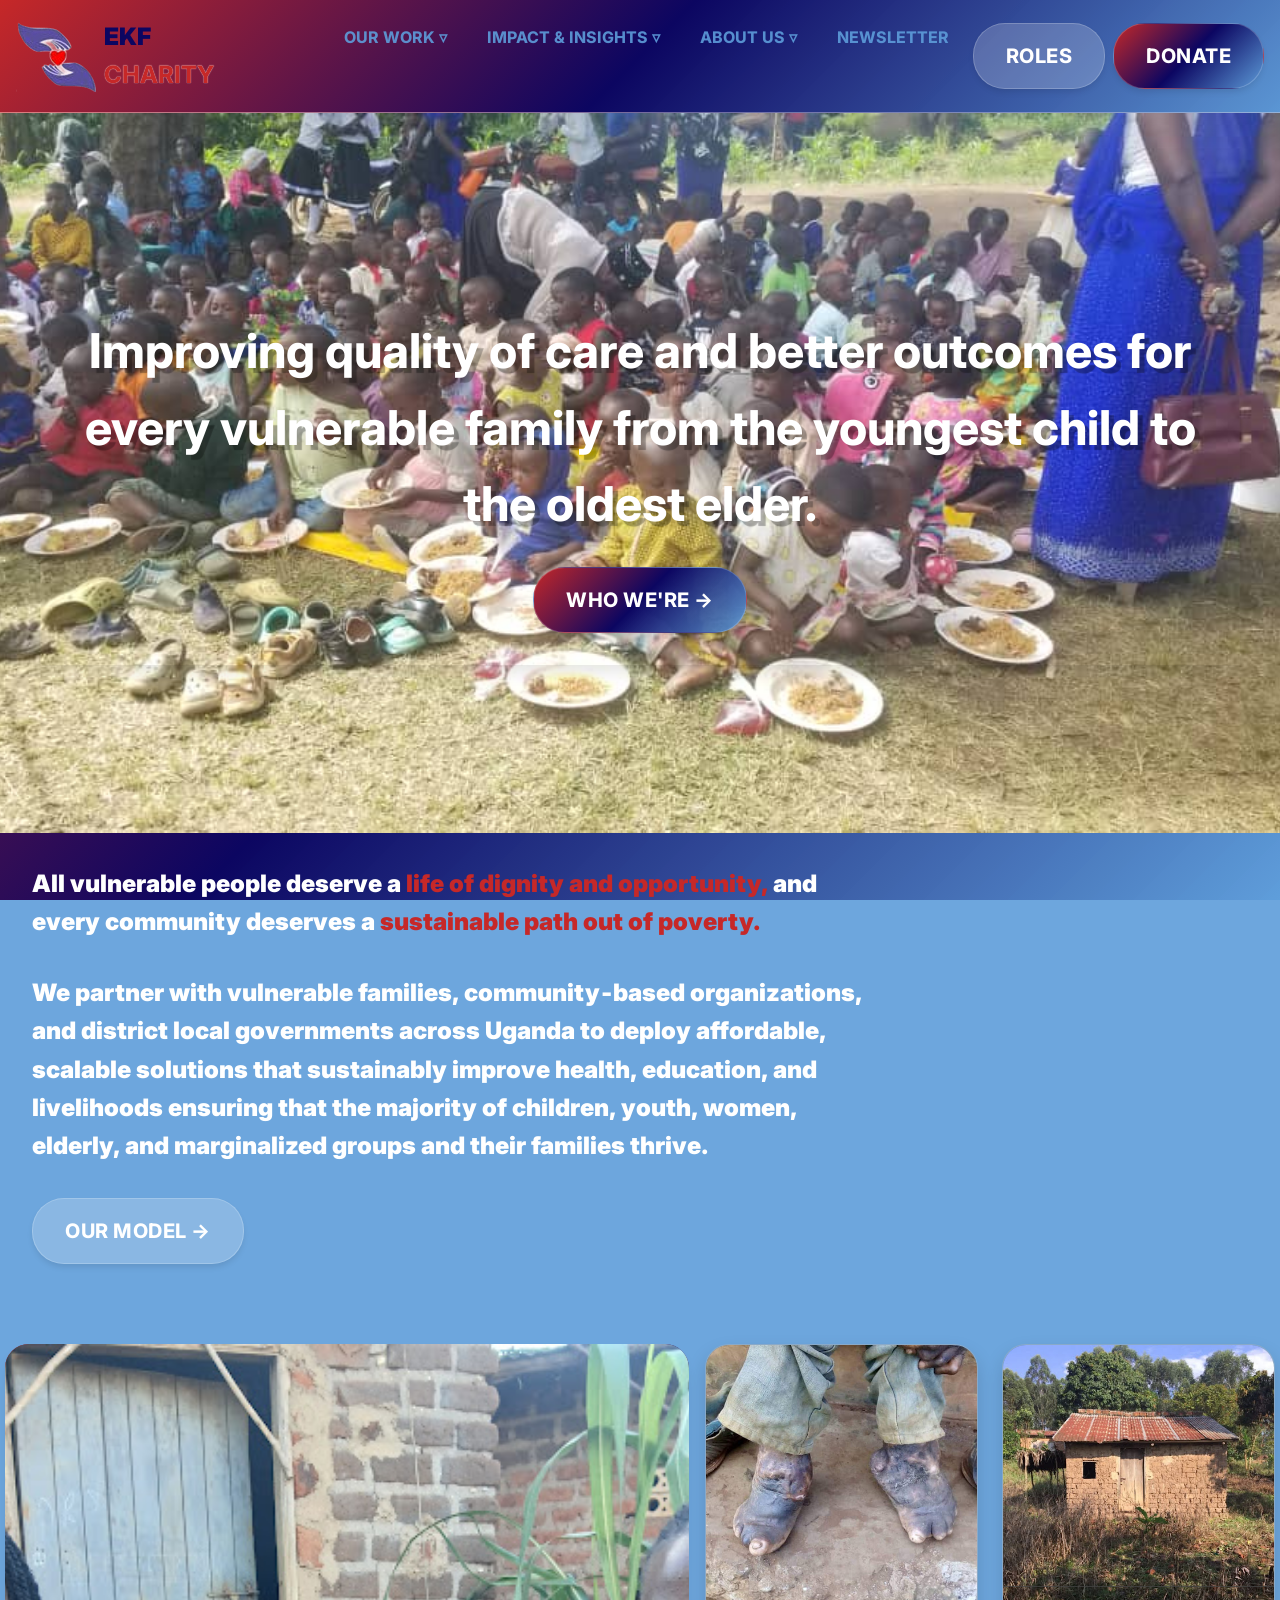
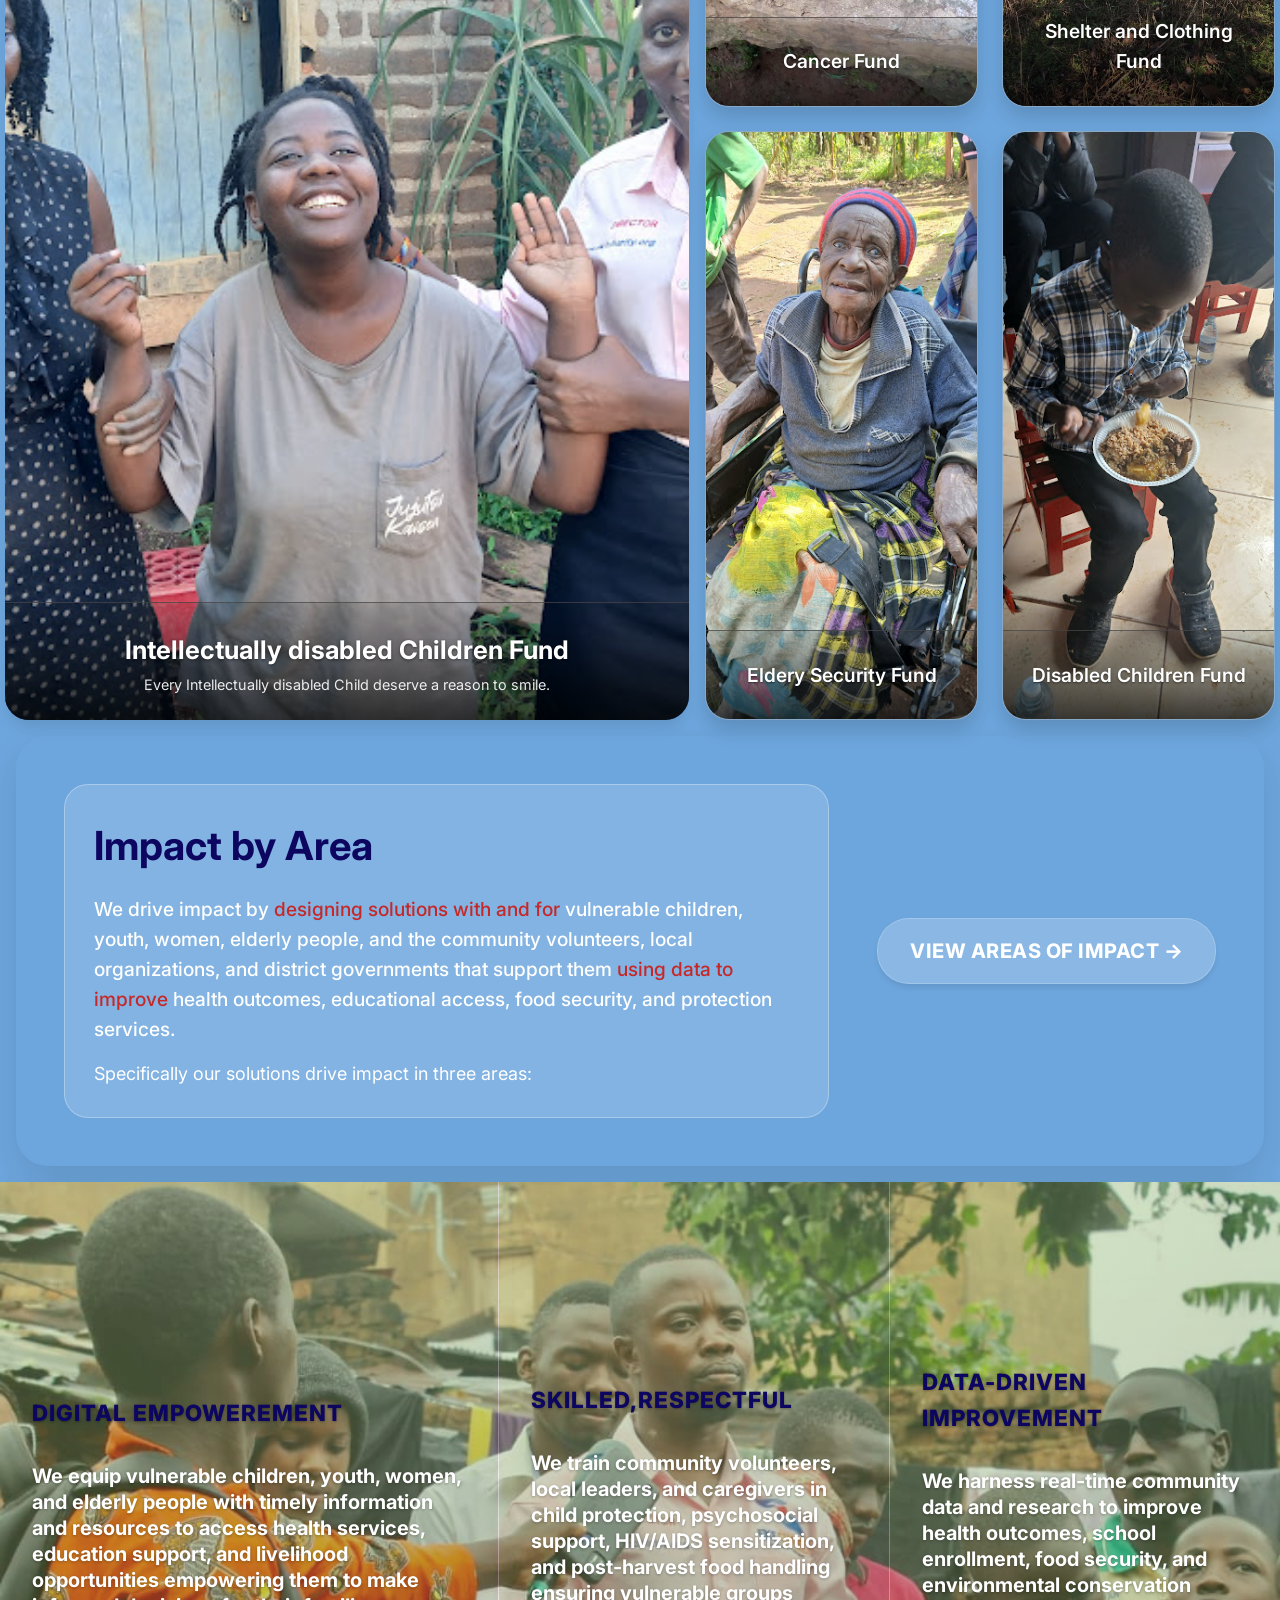
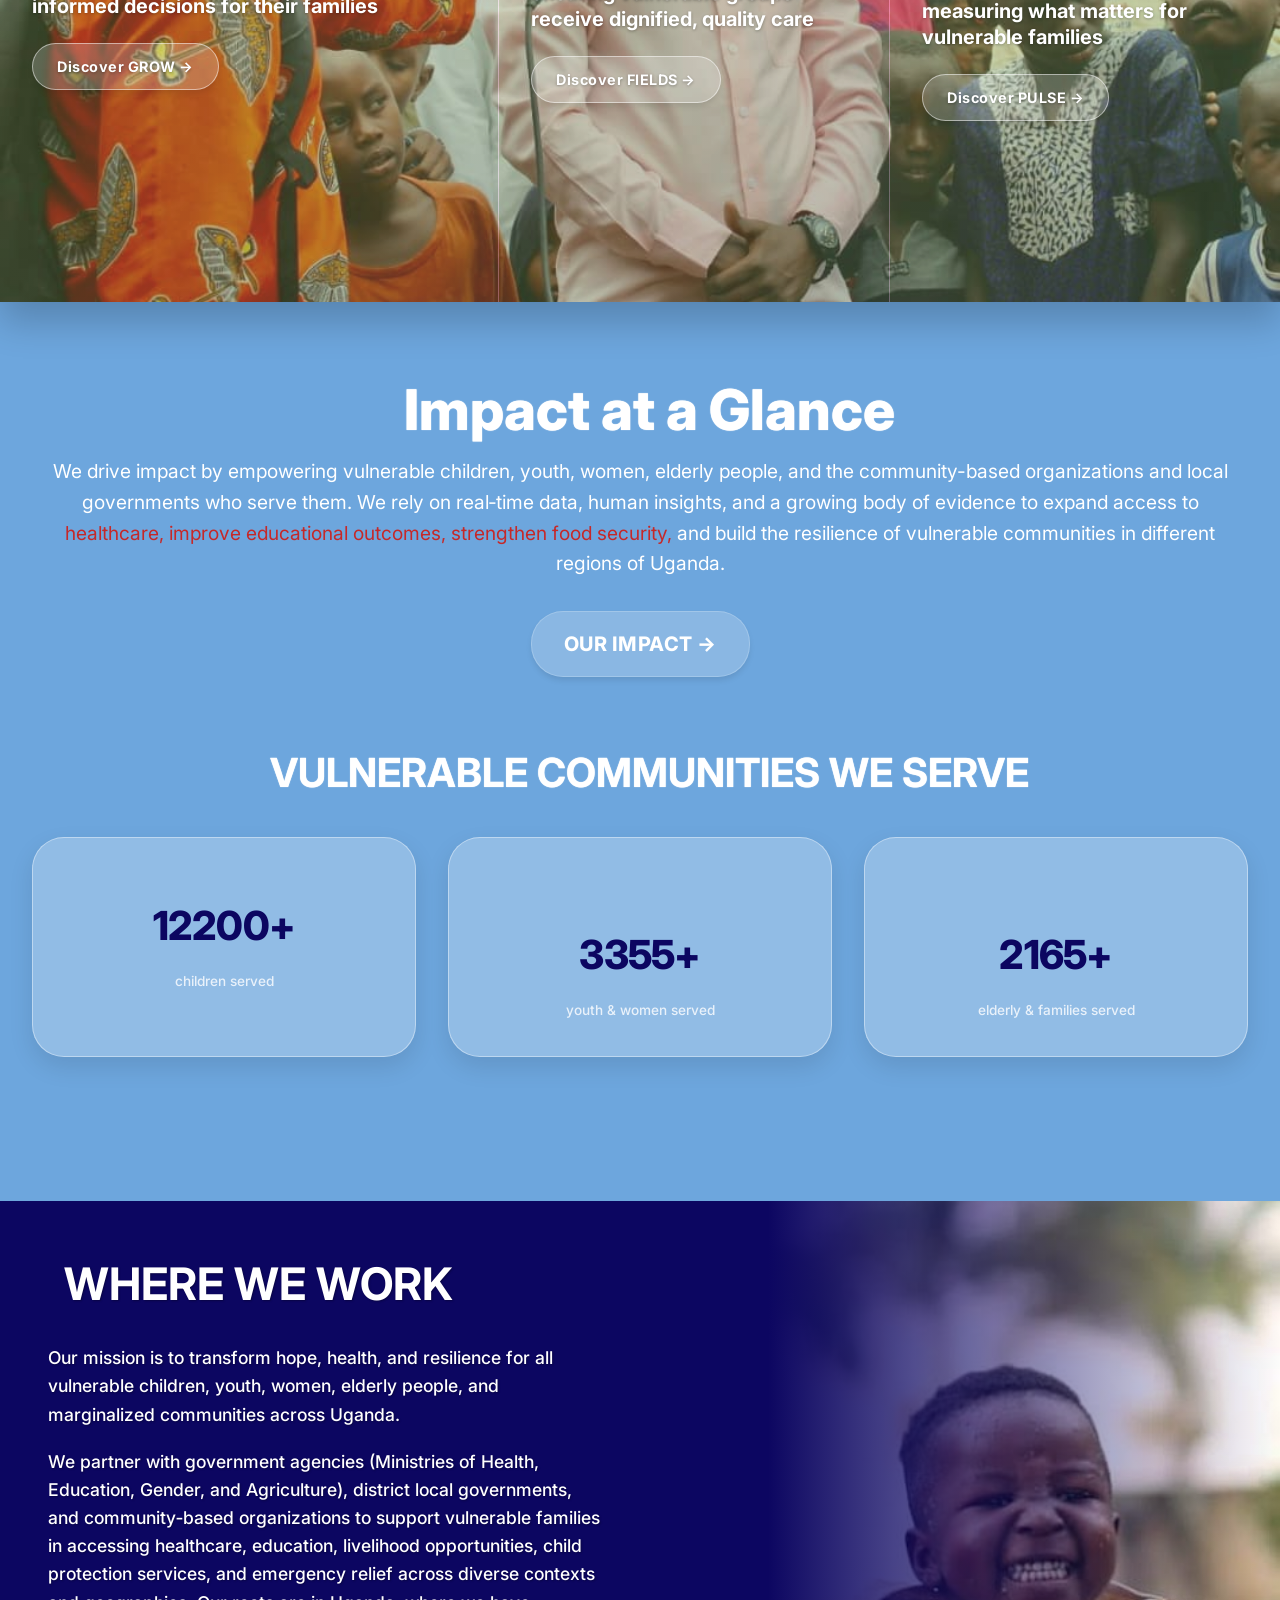
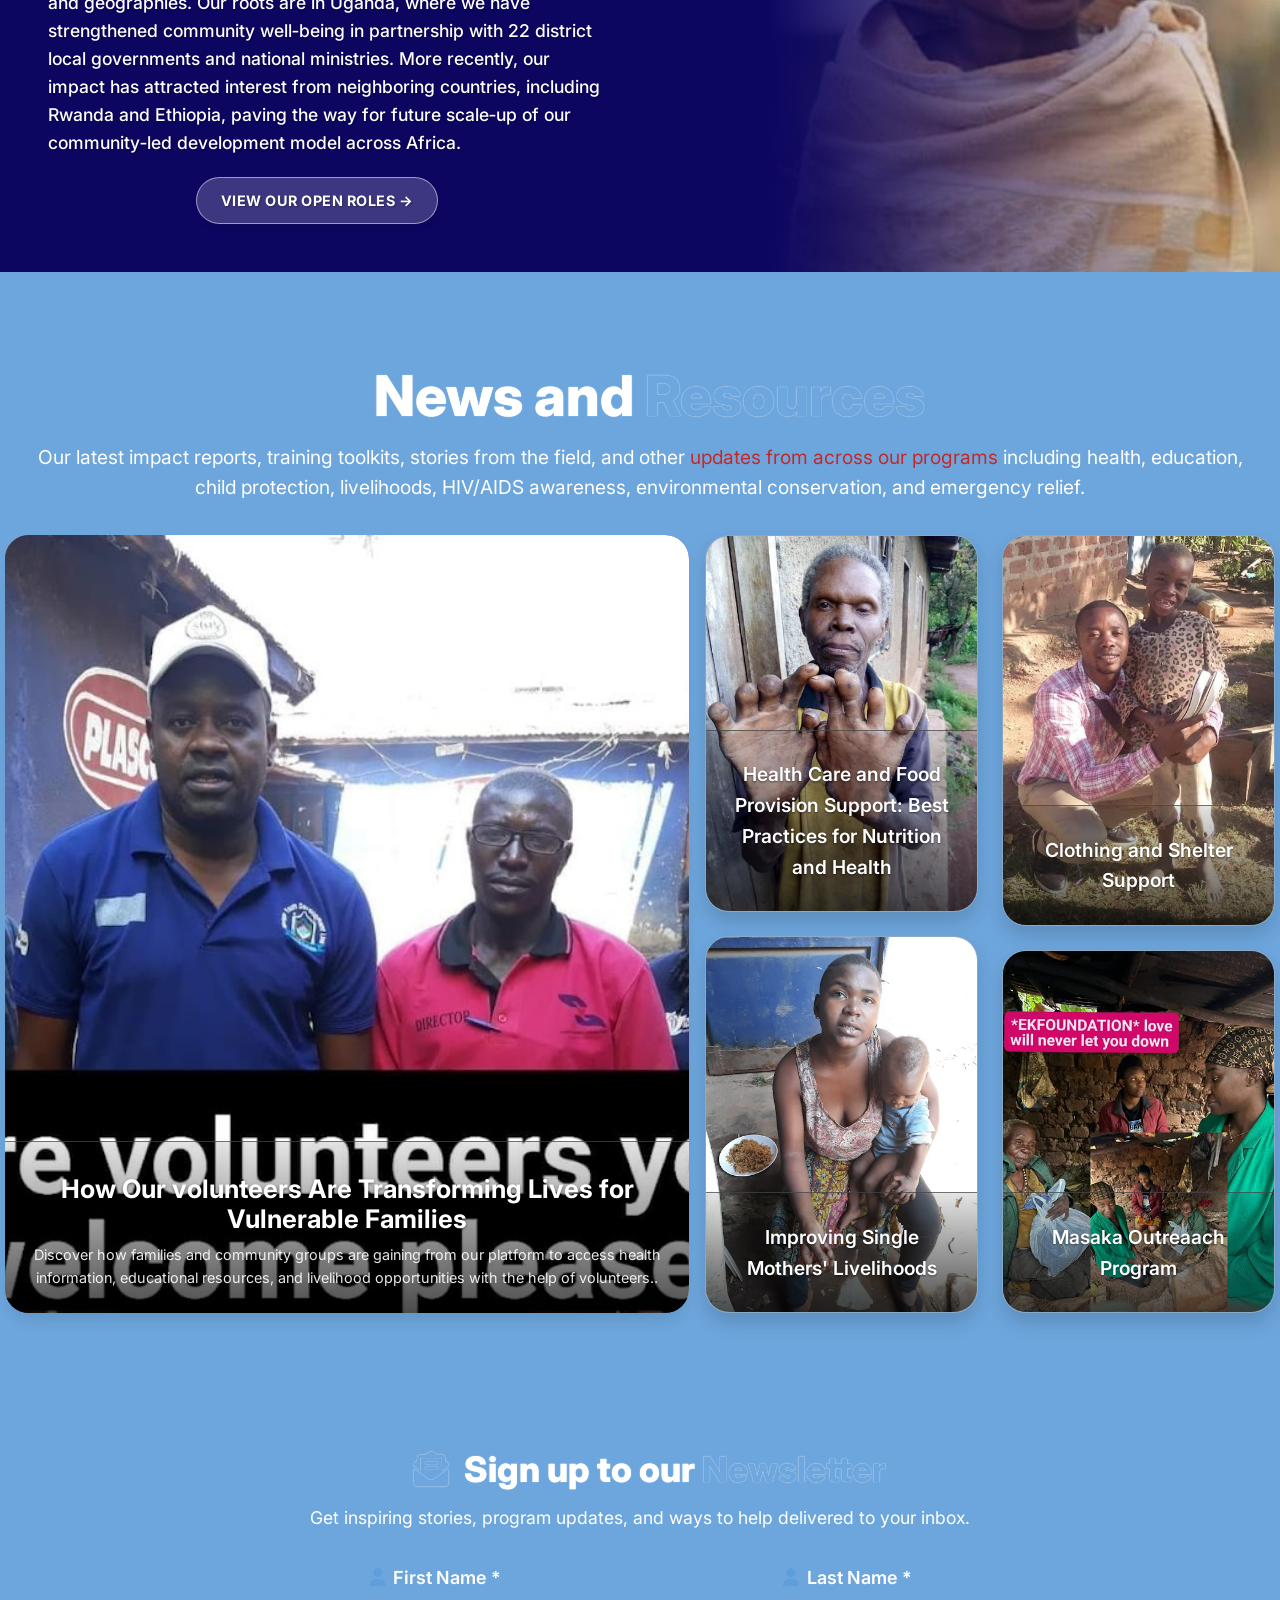
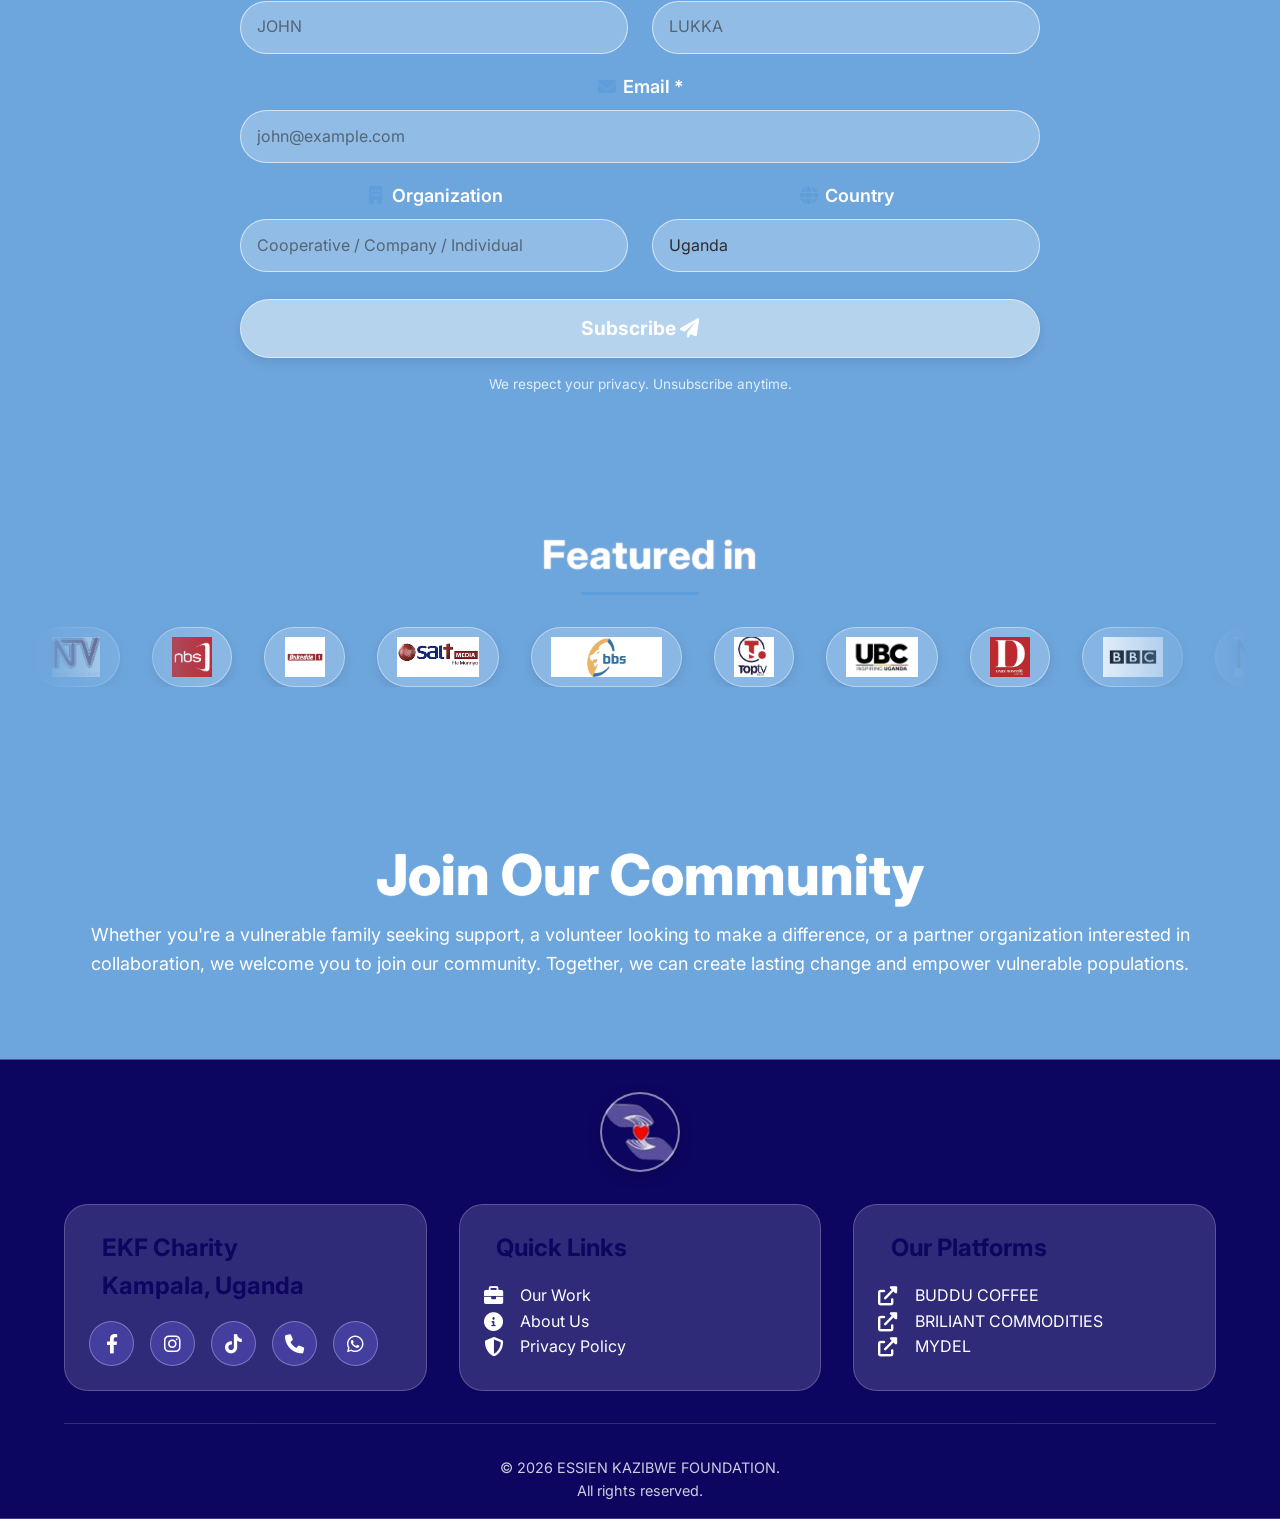
<file: index.html>
<!DOCTYPE html>
    <html lang="en">
    <head>
        <meta charset="UTF-8">
        <meta name="viewport" content="width=device-width, initial-scale=1.0">
        <title>EKF-Charity | The Charitable Destiny Changer</title>
        <!-- Font Awesome 6 (icons) & Google Font for readability -->
        <link rel="stylesheet" href="https://cdnjs.cloudflare.com/ajax/libs/font-awesome/6.0.0-beta3/css/all.min.css">
        <link href="https://fonts.googleapis.com/css2?family=Inter:opsz,wght@14..32,400;14..32,600;14..32,700&display=swap" rel="stylesheet">
        <link rel="stylesheet" href="style.css">
    </head>
    <body>

        <!-- NAVIGATION BAR (Red & Green theme) -->
        <nav class="navbar">
            <div class="nav-container">
                <div class="logo">
                    <i class="i-container" style= "background-image: url(images/logo.jpeg);"></i>
                    <div class= "logo-container">
                        <p><span>EKF</span></p>
                        <p><span class="highlight">CHARITY</span></p>
                    </div>    
                </div>
                <ul class="nav-menu" id="nav-menu">
                    <div class="dropdown">
                        <a href="our-work.html" class="dropbtn" id="about-main-btn"><span>OUR WORK <span class="arrow-down">▿</span><span class="arrow-up">▵</span></span></a>
                        <div class="dropdown-content">
                            <a href="our-work.html#our-model">OUR MODEL</a>
                            <a href="our-work.html#sustainability">SUSTAINABILITY</a>
                            <a href="our-work.html#where-we-work">WHERE WE WORK</a>
                        </div>
                    </div>
                    <div class="dropdown">
                        <a href="impact-insights.html" class="dropbtn" id="about-main-btn"><span>IMPACT & INSIGHTS <span class="arrow-down">▿</span><span class="arrow-up">▵</span></span></a>
                        <div class="dropdown-content">
                            <a href="impact-insights.html#impact-at-a-glance">IMPACT AT A GLANCE</a>
                            <a href="impact-insights.html#impact-by-area">IMPACT BY AREA</a>
                            <a href="impact-insights.html#data-driven-impact">DATA-DRIVEN IMPACT</a>
                            <a href="impact-insights.html#impact-reports">IMPACT REPORTS</a>
                        </div>
                    </div>
                    <div class="dropdown">
                        <a href="about.html" class="dropbtn" id="about-main-btn"><span>ABOUT US <span class="arrow-down">▿</span><span class="arrow-up">▵</span></span></a>
                        <div class="dropdown-content">
                            <a href="about.html#mission-vision-01">MISSION & VISION</a>
                            <a href="about.html#our-team-01">OUR TEAM</a>
                            <a href="about.html#leadership-team">LEADERSHIP TEAM</a>
                            <a href="about.html#board-of-directors">BOARD OF DIRECTORS</a>
                            <a href="about.html#partners">PARTNERS</a>
                        </div>
                    </div>
                    <div class="dropdown">
                     <a href="#newsletter" class="dropbtn" id="about-main-btn"><span>NEWSLETTER</span></a>
                    </div>
                    <a class="btn-secondary" href="role.html">ROLES</a>
                    <a class="btn-primary" href="https://flutterwave.com/donate/7qypp03qs9et">DONATE</a>
                </ul>
                <div class="hamburger"><i class="fas fa-bars"></i></div>
            </div>
        </nav>

        <!-- MAIN CONTENT  all "pages" are sections hidden/shown via JS -->
        <main>
            <section class="hero-section" id="hero">
                <div class="hero" style="background-image: url('images/index-img.jpg');">
                    <div class="hero-overlay"></div>
                    <div class="hero-content">
                        <h1 class="animate-up">Improving quality of care and better outcomes for every vulnerable family  from the youngest child to the oldest elder.</h1>
                        <div class="hero-buttons animate-up delay-2">
                            <a class="btn-primary" href="about.html">WHO WE'RE →</a>
                        </div>
                    </div>
                </div>
            </section>
            <div>
                <section class="welcome-section" id="welcome-section"> <!--line 1378-->
                    <div class="welcome">
                        <div class="welcome-overlay"></div>
                        <div class="welcome-content">
                            <p class="animate-up">All vulnerable people deserve a <span>life of dignity and opportunity,</span> and<br>every community deserves a <span>sustainable path out of poverty.</span></p>
                            <p class="partner">We partner with vulnerable families, community‑based organizations, and district local governments across Uganda to deploy affordable, scalable solutions that sustainably improve health, education, and livelihoods ensuring that the majority of children, youth, women, elderly, and marginalized groups and their families thrive.</p>
                            <div class="welcome-buttons animate-up delay-2">
                                <a class="btn-secondary" href="our-work.html#our-model">OUR MODEL →</a>
                            </div>
                        </div>
                    </div>
                </section>
            </div>


            <div class="blog-grid">
                <!-- Featured blog (full height on left) -->
                <a href="https://flutterwave.com/donate/7qypp03qs9et" class="blog-featured">
                    <div class="blog-card">
                        <img src="images/help.jpg" alt="Featured blog">
                        <div class="blog-overlay">
                            <span class="blog-sticker"> DONATE</span>
                            <h3>Intellectually disabled Children Fund</h3>
                            <p>Every Intellectually disabled Child deserve a reason to smile.</p>
                        </div>
                    </div>
                </a>
                <!-- Right side: two columns, each with two stacked blogs -->
                <div class="blog-columns">
                    <div class="blog-col">
                        <a href="https://flutterwave.com/donate/7qypp03qs9et" class="blog-item">
                            <div class="blog-card">
                                <img src="images/sick.jpg" alt="Blog 1">
                                <div class="blog-overlay">
                                    <span class="blog-sticker">DONATE</span>
                                    <h4>Cancer Fund</h4>
                                </div>
                            </div>
                        </a>
                        <a href="https://flutterwave.com/donate/7qypp03qs9et" class="blog-item">
                            <div class="blog-card">
                                <img src="images/eldery.jpg" alt="Blog 2">
                                <div class="blog-overlay">
                                    <span class="blog-sticker">DONATE</span>
                                    <h4>Eldery Security Fund</h4>
                                </div>
                            </div>
                        </a>
                    </div>
                    <div class="blog-col">
                        <a href="https://flutterwave.com/donate/7qypp03qs9et" class="blog-item">
                            <div class="blog-card">
                                <img src="images/home.jpg" alt="Blog 3">
                                <div class="blog-overlay">
                                    <span class="blog-sticker">DONATE</span>
                                    <h4>Shelter and Clothing Fund</h4>
                                </div>
                            </div>
                        </a>
                        <a href="https://flutterwave.com/donate/7qypp03qs9et" class="blog-item">
                            <div class="blog-card">
                                <img src="images/food.jpg" alt="Blog 4">
                                <div class="blog-overlay">
                                    <span class="blog-sticker">DONATE</span>
                                    <h4>Disabled Children Fund</h4>
                                </div>
                            </div>
                        </a>
                    </div>
                </div>
            </div>

            <section class="split-section" style="border: none; background: none;">
                <div class="split-container">
                    <div class="split-text">
                        <h2>Impact by Area</h2>
                        <p class="lead">We drive impact by <span style="color: var(--red);">designing solutions with and for</span> vulnerable children, youth, women, elderly people, and the community volunteers, local organizations, and district governments that support them  <span style="color: var(--red);">using data to improve</span> health outcomes, educational access, food security, and protection services.</p>
                        <p class="white">Specifically our solutions drive impact in three areas:</p>
                    </div>
                    <a class="btn-secondary" href="impact-insights.html#impact-area">VIEW AREAS OF IMPACT →</a>
                </div>
            </section>

            <section class="pulse-section" id="pulse-section">
                <div class="pulse" id="pulse-bg" style="background-image: url('images/impat-img.jpg');">
                    <div class="team-columns">
                        <!-- Column 1 (Mission)  wider -->
                        <div class="team-column mission-column" data-bg="images/info.jpg">
                            <div class="column-overlay"></div>
                            <div class="column-content">
                                <h3>DIGITAL EMPOWEREMENT</h3>
                                <p class="quote">
                                     We equip vulnerable children, youth, women, and elderly people with timely information and resources to access health services, education support, and livelihood opportunities  empowering them to make informed decisions for their families
                                </p>
                                <a class="btn-secondary col-btn" href="grow.html">Discover GROW →</a>
                            </div>
                        </div>
                        <!-- Column 2 (Vision) -->
                        <div class="team-column vision-column" data-bg="images/trainer.jpg">
                            <div class="column-overlay"></div>
                            <div class="column-content">
                                <h3>SKILLED,RESPECTFUL</h3>
                                <p class="quote">
                                      We train community volunteers, local leaders, and caregivers in child protection, psychosocial support, HIV/AIDS sensitization, and post‑harvest food handling  ensuring vulnerable groups receive dignified, quality care
                                </p>
                                <a class="btn-secondary col-btn" href="fields.html">Discover FIELDS →</a>
                            </div>
                        </div>
                        <!-- Column 3 (Values) -->
                        <div class="team-column values-column" data-bg="https://res.cloudinary.com/dxd5hibh7/image/upload/v1773681238/IMG-20260316-WA0012_pb2olm.jpg">
                            <div class="column-overlay"></div>
                            <div class="column-content">
                                <h3>DATA-DRIVEN IMPROVEMENT</h3>
                                <p class="quote">
                                     We harness real‑time community data and research to improve health outcomes, school enrollment, food security, and environmental conservation  measuring what matters for vulnerable families
                                </p>
                                <a class="btn-secondary col-btn" href="pulse.html">Discover PULSE →</a>
                            </div>
                        </div>
                    </div>
                </div>
            </section>


            <section class="about-section" id="mission-vision" style="justify-content: center; align-items: center; text-align: center;">
                <h2>Impact at a Glance</h2>
                <div class="mission-block">
                    <p>We drive impact by empowering vulnerable children, youth, women, elderly people, and the community-based organizations and local governments who serve them. We rely on real‑time data, human insights, and a growing body of evidence to expand access to <span style="color: var(--red);">healthcare, improve educational outcomes, strengthen food security,</span> and build the resilience of vulnerable communities in different regions of Uganda.</p>
                </div>
                <a class="btn-secondary" href="impact-insights.html#impact-at-a-glance" style="margin-top: 2rem;">OUR IMPACT →</a>
                <div class="price-section"> <!--LINE 1457-->
                    <h2><i class="fas fa-chart-simple"></i>VULNERABLE COMMUNITIES WE SERVE</h2>
                    <div class="price-cards">
                        <!-- Card 1: -->
                        <div class="price-card">
                            <div class="price-meter" data-target="20000">
                                <div class="price-value">
                                 <span class="price-number">0</span><span>+</span>
                                </div>
                                <small>children served</small>
                                <div class="meter-bar" hidden>
                                  <div class="meter-fill-1"></div>
                                </div>
                            </div>
                        </div>
                        <!-- Card 2:-->
                        <div class="price-card">
                            <i class="fa-thin fa-children"></i>
                            <div class="price-meter" data-target="5500">
                                <div class="price-value">
                                     <span class="price-number">0</span><span>+</span>
                                </div>
                                <small>youth & women served</small>
                                <div class="meter-bar" hidden>
                                     <div class="meter-fill-2"></div>
                                </div>
                            </div>
                        </div>
                        <!-- Card 3:  -->
                        <div class="price-card">
                            <i class="fa-solid fa-people-roof"></i>
                            <div class="price-meter" data-target="3550">
                                <div class="price-value">
                                     <span class="price-number">0</span><span>+</span>
                                </div>
                                <small>elderly & families served</small>
                                <div class="meter-bar" hidden>
                                   <div class="meter-fill-3"></div>
                                </div>
                            </div>
                        </div>
                    </div>
                </div>
            </section>

            <!-- WHERE WE WORK -->
            <section class="partnership-glassy">
                <div class="partnership-bg">
                    <img src="images/where.jpg" alt="Where We Work" loading="lazy">
                </div>
                <div class="partnership-overlay"></div>
                <div class="partnership-content">
                    <h2>WHERE WE WORK</h2>
                    <p>Our mission is to transform hope, health, and resilience for all vulnerable children, youth, women, elderly people, and marginalized communities across Uganda.</p>
                    <p>We partner with government agencies (Ministries of Health, Education, Gender, and Agriculture), district local governments, and community‑based organizations to support vulnerable families in accessing healthcare, education, livelihood opportunities, child protection services, and emergency relief across diverse contexts and geographies. Our roots are in Uganda, where we have strengthened community well‑being in partnership with 22 district local governments and national ministries. More recently, our impact has attracted interest from neighboring countries, including Rwanda and Ethiopia, paving the way for future scale‑up of our community‑led development model across Africa.</p>
                    <div class="hero-buttons animate-up delay-2">
                        <a class="btn-secondary col-btn" href="role.html#positions" style="margin-left: -1rem;">VIEW OUR OPEN ROLES →</a>
                    </div>
                </div>
            </section>

            <section class="about-section" id="mission-vision">
                <h2>News and <span style="color: var(--sky-blue);">Resources</span></h2>
                <div class="mission-block">
                  <p>Our latest impact reports, training toolkits, stories from the field, and other <span style="color: var(--red);">updates from across our programs</span> including health, education, child protection, livelihoods, HIV/AIDS awareness, environmental conservation, and emergency relief.</p>
                </div>
            </section>

            <div class="blog-grid">
            <!-- Featured blog (full height on left) -->
            <a href="images/volunteers.jpg" class="blog-featured">
            <div class="blog-card">
            <img src="images/volunteers.jpg" alt="Featured blog">
            <div class="blog-overlay">
            <span class="blog-sticker"><i class="fa-solid fa-blog"></i> BLOG</span>
            <h3>How Our volunteers Are Transforming Lives for Vulnerable Families</h3>
            <p>Discover how families and community groups are gaining from our platform to access health information, educational resources, and livelihood opportunities with the help of volunteers..</p>
            </div>
            </div>
            </a>

            <!-- Right side: two columns, each with two stacked blogs -->
            <div class="blog-columns">
                <div class="blog-col">
                    <a href="images/yell.jpg" class="blog-item">
                    <div class="blog-card">
                        <img src="images/yell.jpg" alt="Blog 1">
                        <div class="blog-overlay">
                            <span class="blog-sticker"><i class="fa-solid fa-blog"></i> BLOG</span>
                            <h4>Health Care and Food Provision Support: Best Practices for Nutrition and Health</h4>
                        </div>
                    </div>
                    </a>
                    <a href="images/mother-img.jpg" class="blog-item">
                        <div class="blog-card">
                            <img src="images/mother-img.jpg" alt="Blog 2">
                            <div class="blog-overlay">
                                <span class="blog-sticker"><i class="fa-solid fa-blog"></i> BLOG</span>
                                <h4>Improving Single Mothers' Livelihoods</h4>
                            </div>
                        </div>
                    </a>
                    </div>
                    <div class="blog-col">
                        <a href="images/give.jpg" class="blog-item">
                            <div class="blog-card">
                                <img src="images/give.jpg" alt="Blog 3">
                                <div class="blog-overlay">
                                    <span class="blog-sticker"><i class="fa-solid fa-blog"></i> BLOG</span>
                                    <h4>Clothing and Shelter Support</h4>
                                </div>
                            </div>
                        </a>
                        <a href="images/love.jpg" class="blog-item">
                            <div class="blog-card">
                                <img src="images/love.jpg" alt="Blog 4">
                                <div class="blog-overlay">
                                    <span class="blog-sticker"><i class="fa-solid fa-blog"></i> BLOG</span>
                                    <h4>Masaka Outreaach Program</h4><span id="newsletter"></span>
                                </div>
                            </div>
                        </a>
                    </div>
                </div>
            </div>

            <section class="about-section" id="mission-vision">
                <section class="newsletter-section">
                    <div class="newsletter-container">
                        <div class="newsletter-header">
                            <h2><i class="fas fa-envelope-open-text"></i> Sign up to our <span>Newsletter</span></h2>
                            <p>Get inspiring stories, program updates, and ways to help delivered to your inbox.</p>
                        </div>
                        <form id="newsletterForm" class="newsletter-form">
                            <div class="form-row">
                                <div class="form-group">
                                    <label for="firstname"><i class="fas fa-user"></i> First Name *</label>
                                    <input type="text" id="firstname" name="firstname" placeholder="JOHN" required>
                                </div>
                                <div class="form-group">
                                    <label for="lastname"><i class="fas fa-user"></i> Last Name *</label>
                                    <input type="text" id="lastname" name="lastname" placeholder="LUKKA" required>
                                </div>
                            </div>
                            <div class="form-group">
                                <label for="email"><i class="fas fa-envelope"></i> Email *</label>
                                <input type="email" id="email" name="email" placeholder="john@example.com" required>
                            </div>
                            <div class="form-row">
                                <div class="form-group">
                                    <label for="organization"><i class="fas fa-building"></i> Organization</label>
                                    <input type="text" id="organization" name="organization" placeholder="Cooperative / Company / Individual">
                                </div>
                                <div class="form-group">
                                    <label for="country"><i class="fas fa-globe"></i> Country</label>
                                    <input type="text" id="country" name="country" placeholder="Uganda" value="Uganda">
                                </div>
                            </div>
                            <button type="submit" class="btn-newsletter">Subscribe <i class="fas fa-paper-plane"></i></button>
                            <p class="form-note">We respect your privacy. Unsubscribe anytime.</p>
                        </form>
                        <div id="formSuccess" class="form-success" style="display: none;">
                         <i class="fas fa-check-circle"></i> Thank you for subscribing! You'll hear from us soon.
                        </div>
                    </div>
                </section>
                <section class="featured" id="featured">
                    <h2>Featured in</h2>
                    <div class="marquee">
                        <div class="marquee-track">
                            <!-- First set -->
                            <span class="media-item">
                                <img src="images/ntv-img.jpg" alt="NTV" loading="lazy">
                            </span>
                            <span class="media-item">
                               <img src="images/nbs-img.png" alt="NBS" loading="lazy">
                            </span>
                            <span class="media-item">
                             <img src="images/bukedde-img.png" alt="Bukedde" loading="lazy">
                            </span>
                            <span class="media-item">
                             <img src="images/salt-img.jpg" alt="Salt" loading="lazy">
                            </span>
                             <span class="media-item">
                             <img src="images/BBS-TV-LOGO.png" alt="BBS TV" loading="lazy">
                            </span>
                            <span class="media-item">
                             <img src="images/TOP-TV-LOGO.jpg" alt="TOP TV" loading="lazy">
                            </span>
                            <span class="media-item">
                             <img src="images/ubc.png" alt="UBC" loading="lazy">
                            </span>
                            <span class="media-item">
                                <img src="images/daily-monitor-img.jpg" alt="Daily Monitor" loading="lazy">
                            </span>
                            <span class="media-item">
                              <img src="images/bbc-image.png" alt="BBC" loading="lazy">
                            </span>
                            <!-- Duplicate set for seamless loop -->
                            <span class="media-item">
                             <img src="images/ntv-img.jpg" alt="NTV" loading="lazy">
                            </span>
                            <span class="media-item">
                              <img src="images/nbs-img.png" alt="NBS" loading="lazy">
                            </span>
                            <span class="media-item">
                              <img src="images/bukedde-img.png" alt="Bukedde" loading="lazy">
                            </span>
                            <span class="media-item">
                             <img src="images/salt-img.jpg" alt="Salt" loading="lazy">
                            </span>
                            <span class="media-item">
                             <img src="images/ubc.png" alt="UBC" loading="lazy">
                            </span>
                            <span class="media-item">
                             <img src="images/daily-monitor-img.jpg" alt="Daily Monitor" loading="lazy">
                            </span>
                            <span class="media-item">
                             <img src="images/bbc-image.png" alt="BBC" loading="lazy">
                            </span>
                            <span class="media-item">
                             <img src="images/TOP-TV-LOGO.jpg" alt="TOP TV" loading="lazy">
                            </span>
                            <span class="media-item">
                             <img src="images/BBS-TV-LOGO.png" alt="BBS TV" loading="lazy">
                            </span>
                        </div>
                    </div>
                </section>
            </section>
             <section class="about-section" id="mission-vision">
                <h2>Join Our Community</h2>
                <p>Whether you're a vulnerable family seeking support, a volunteer looking to make a difference, or a partner organization interested in collaboration, we welcome you to join our community. Together, we can create lasting change and empower vulnerable populations.</p>
            </section>
            <!-- SIGNUP PAGE -->
            <section id="signup" class="page" style="display: none;">
                <div class="form-container">
                    <p style="color:#2E7D32;"><i class="fas fa-user-plus"></i> Join Our Community</p>
                    <form id="signupForm">
                        <label><i class="fas fa-user"></i> Full name</label>
                        <input type="text" placeholder="Enter Full Name" required>
                        <label><i class="fas fa-phone"></i> Phone (for WhatsApp)</label>
                        <input type="tel" placeholder="+256 7XX XXX XXX" required>
                        <label><i class="fas fa-tag"></i> I am a</label>
                        <select required>
                            <option value="">Select role</option>
                            <option value="farmer">Farmer</option>
                            <option value="trader">Trader</option>
                            <option value="processor">Processor</option>
                        </select>
                        <label><i class="fas fa-envelope"></i> Email (optional)</label>
                        <input type="email" placeholder="you@example.com">
                        <label><i class="fas fa-lock"></i> Password</label>
                        <input type="password" placeholder="********" required>
                        <button type="submit" class="btn-primary btn-block">Register <i class="fas fa-check"></i></button>
                    </form>
                    <p class="legal-note">By joining you agree to our <a href="#" onclick="openModal('tos')">Terms</a> and <a href="#" onclick="openModal('pp')">Privacy</a>.</p>
                </div>
            </section>
            </main>

        <!-- Sidebar (off-canvas menu) -->
        <div class="sidebar" id="sidebar">
            <div class="sidebar-header">
                <div class="sidebar-logo">
                    <img src="images/logo.jpeg" alt="ekf Logo">
                    <span>EKF-CHARITY</span>
                </div>
                <button class="close-sidebar" id="closeSidebar">&times;</button>
            </div>
            <ul class="sidebar-menu">
                <li><a href="index.html">Home</a></li>
                <li><a href="our-work.html">Our Work ▿</a></li>
                <li><a href="impact-insights.html">Impact & Insights ▿</a></li>
                <li><a href="about.html">About Us ▿</a></li>
                <li><a href="role.html">Roles</a></li>
                <li><a href="#newsletter">Newsletter</a></li>
            </ul>
            <div class="sidebar-footer">
                <p><i class="fas fa-phone"></i> <a href="tel:+256751545436">Call Now</a></p>
                <p><i class="fab fa-whatsapp"></i> <a href="https://wa.me/256701715505" target="_blank">WhatsApp</a></p>
                <div class="social-links">
                    <a href="#"><i class="fab fa-facebook"></i></a>
                    <a href="#"><i class="fab fa-twitter"></i></a>
                    <a href="#"><i class="fab fa-instagram"></i></a>
                    <a href="https://www.tiktok.com/@ekfcharity"><i class="fa-brands fa-tiktok"></i></a>
                </div>
            </div>
        </div>

        <!-- Overlay for when sidebar is open -->
        <div class="sidebar-overlay" id="sidebarOverlay"></div>

        <footer>
            <div class="logo">
                <i class="i-container" style="background-image: url(images/logo.jpeg);"></i>
            </div>
            <div class="footer-content">
                <div class="footer-section">
                    <h4>EKF Charity<BR> Kampala, Uganda</h4>
                    <div class="social-links">
                        <a href="https://facebook.com/@ekfcharity" class="social-icon" target="_blank"><i class="fab fa-facebook-f"></i></a>
                        <a href="https://instagram.com/@ekfcharity" class="social-icon" target="_blank"><i class="fab fa-instagram"></i></a>
                        <a href="https://www.tiktok.com/@ekfcharity.oficialpage" class="social-icon" target="_blank"><i class="fab fa-tiktok"></i></a>
                        <a href="tel:+256751545436" class="social-icon" target="_blank"><i class="fas fa-phone"></i></a>
                        <a href="https://wa.me/256751545436" class="social-icon" target="_blank"><i class="fab fa-whatsapp"></i></a>
                    </div>
                </div>
                <div class="footer-section">
                    <h4>Quick Links</h4>
                    <a href="our-work.html"><i class="fa-solid fa-briefcase"></i> Our Work</a>
                    <a href="about.html"><i class="fa-solid fa-circle-info"></i> About Us</a>
                    <a href="ekf-charitys-data-protection-policy-2024.html"><i class="fas fa-shield"></i> Privacy Policy</a>
                </div>
                <div class="footer-section">
                    <h4>Our Platforms</h4>
                    <a href="https://buddu-coffee.vercel.app" target="_blank"><i class="fas fa-external-link-alt"></i> BUDDU COFFEE</a>
                    <a href="https://brilliantcommodities.net/" target="_blank"><i class="fas fa-external-link-alt"></i> BRILIANT COMMODITIES</a>
                    <a href="https://ngobase.org/" target="_blank"><i class="fas fa-external-link-alt"></i> MYDEL</a>
                </div>
            </div>
            <div class="footer-bottom">
                &copy; 2026 ESSIEN KAZIBWE FOUNDATION.
                <p>All rights reserved.</p>
            </div>
        </footer>

        <!-- Fixed Glassy Button to navigate to News & Resources page -->
        <a href="news-resources.html" class="fixed-glass-btn" title="News & Resources" style="display: none;">
         <i class="fas fa-newspaper"></i>
        </a>
        <script src="script.js"></script>
    </body>
</html>
</file>
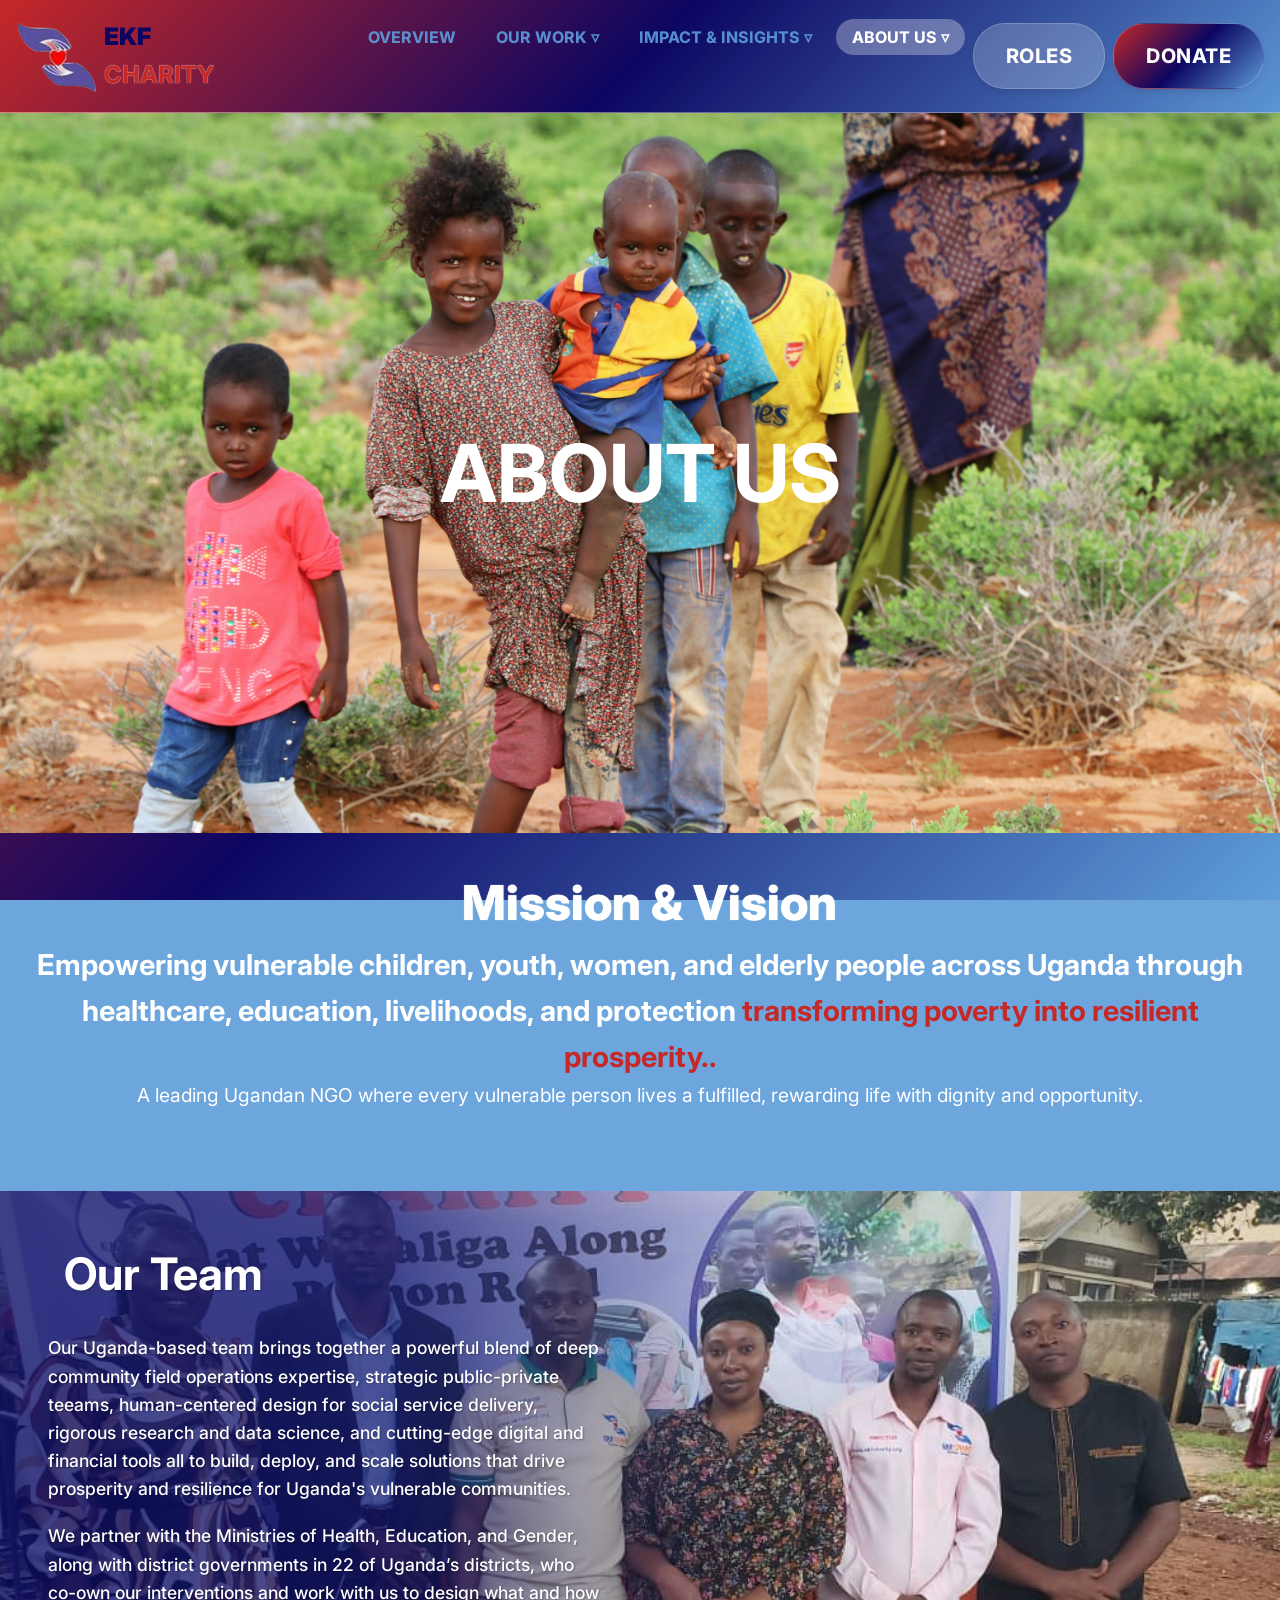
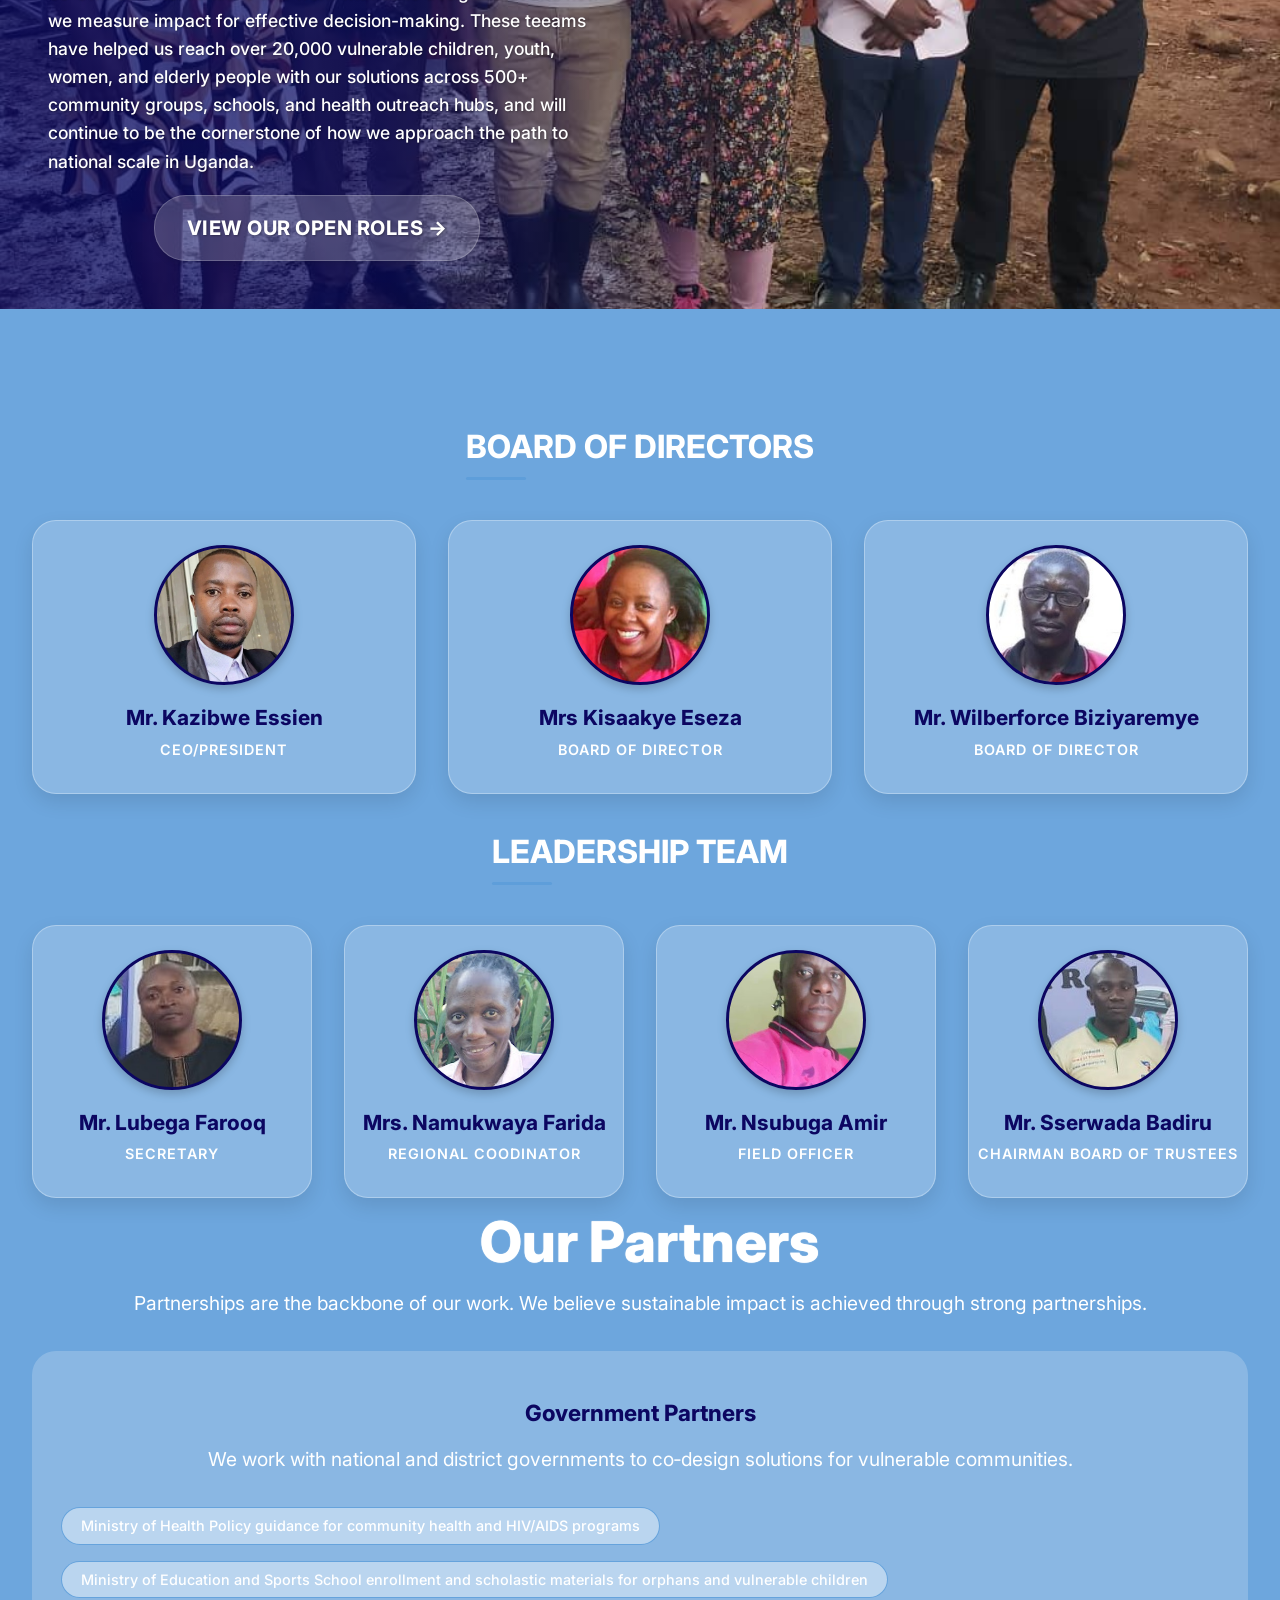
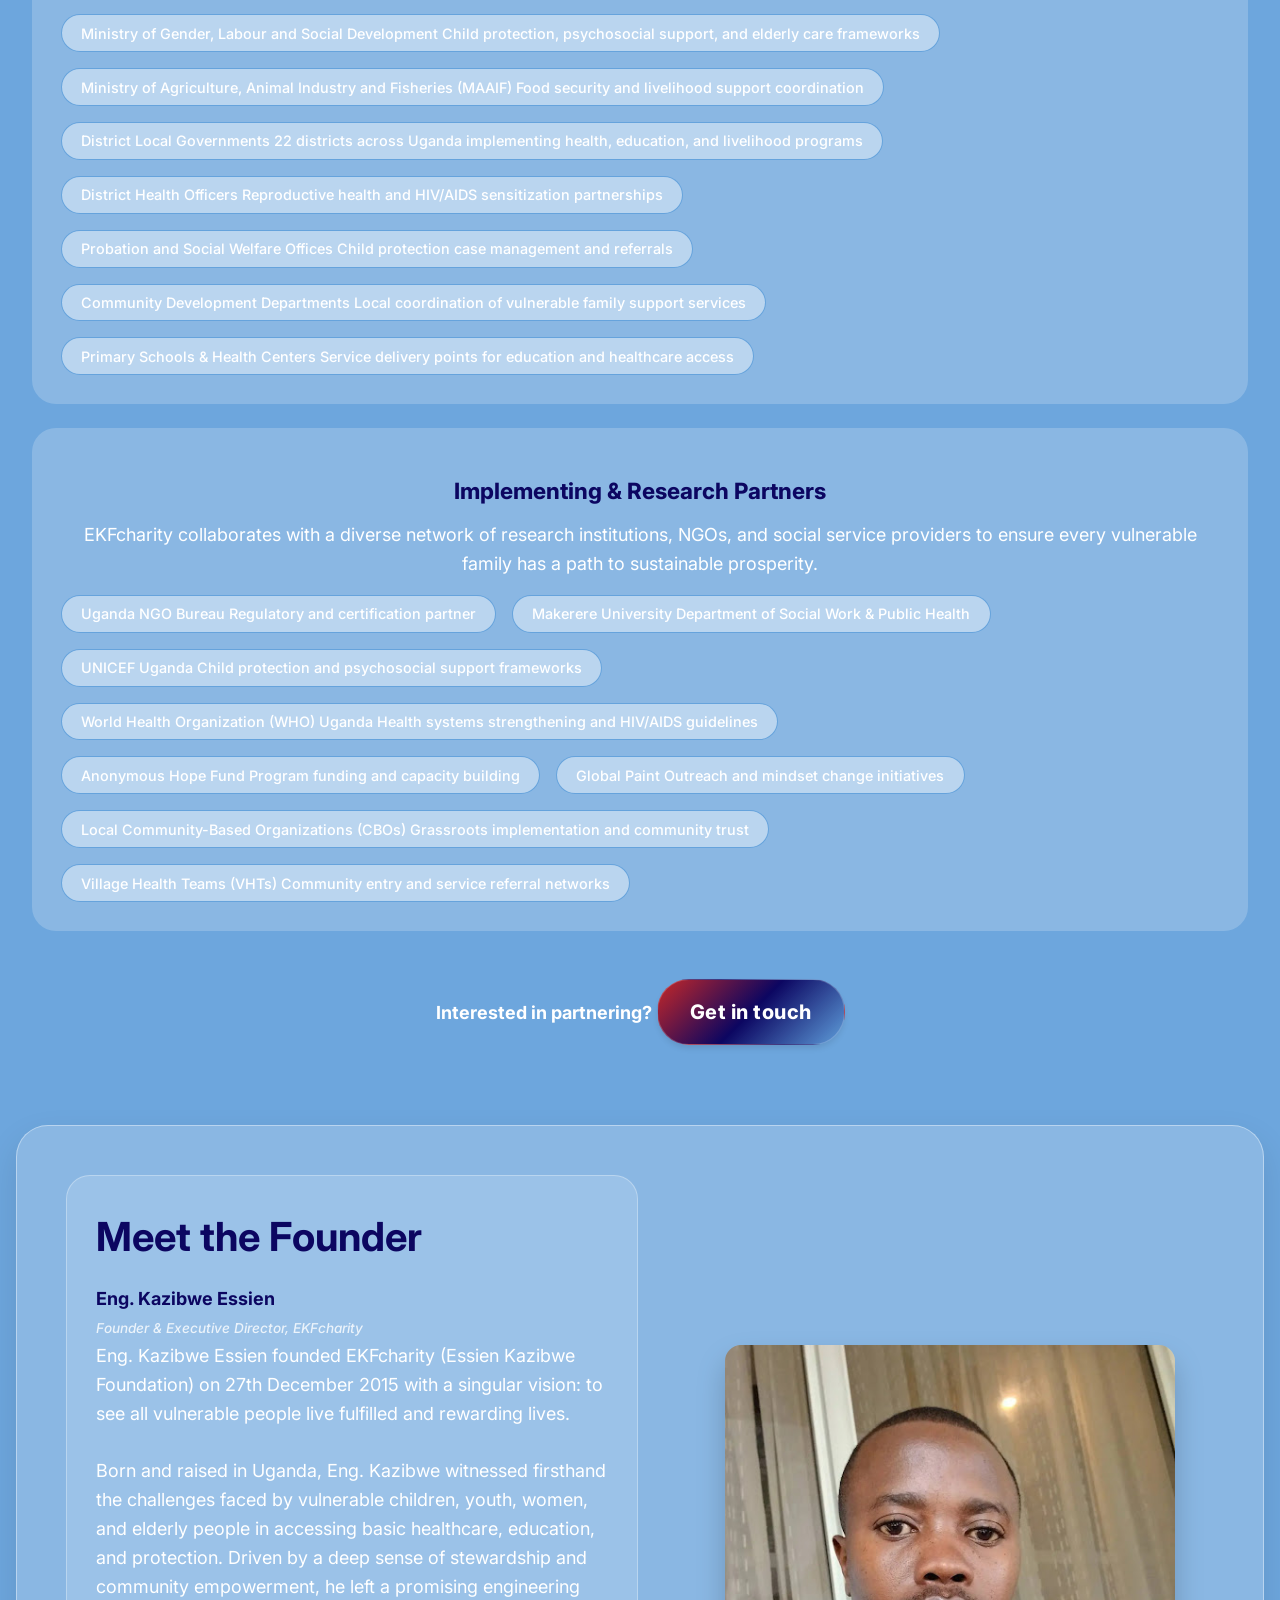
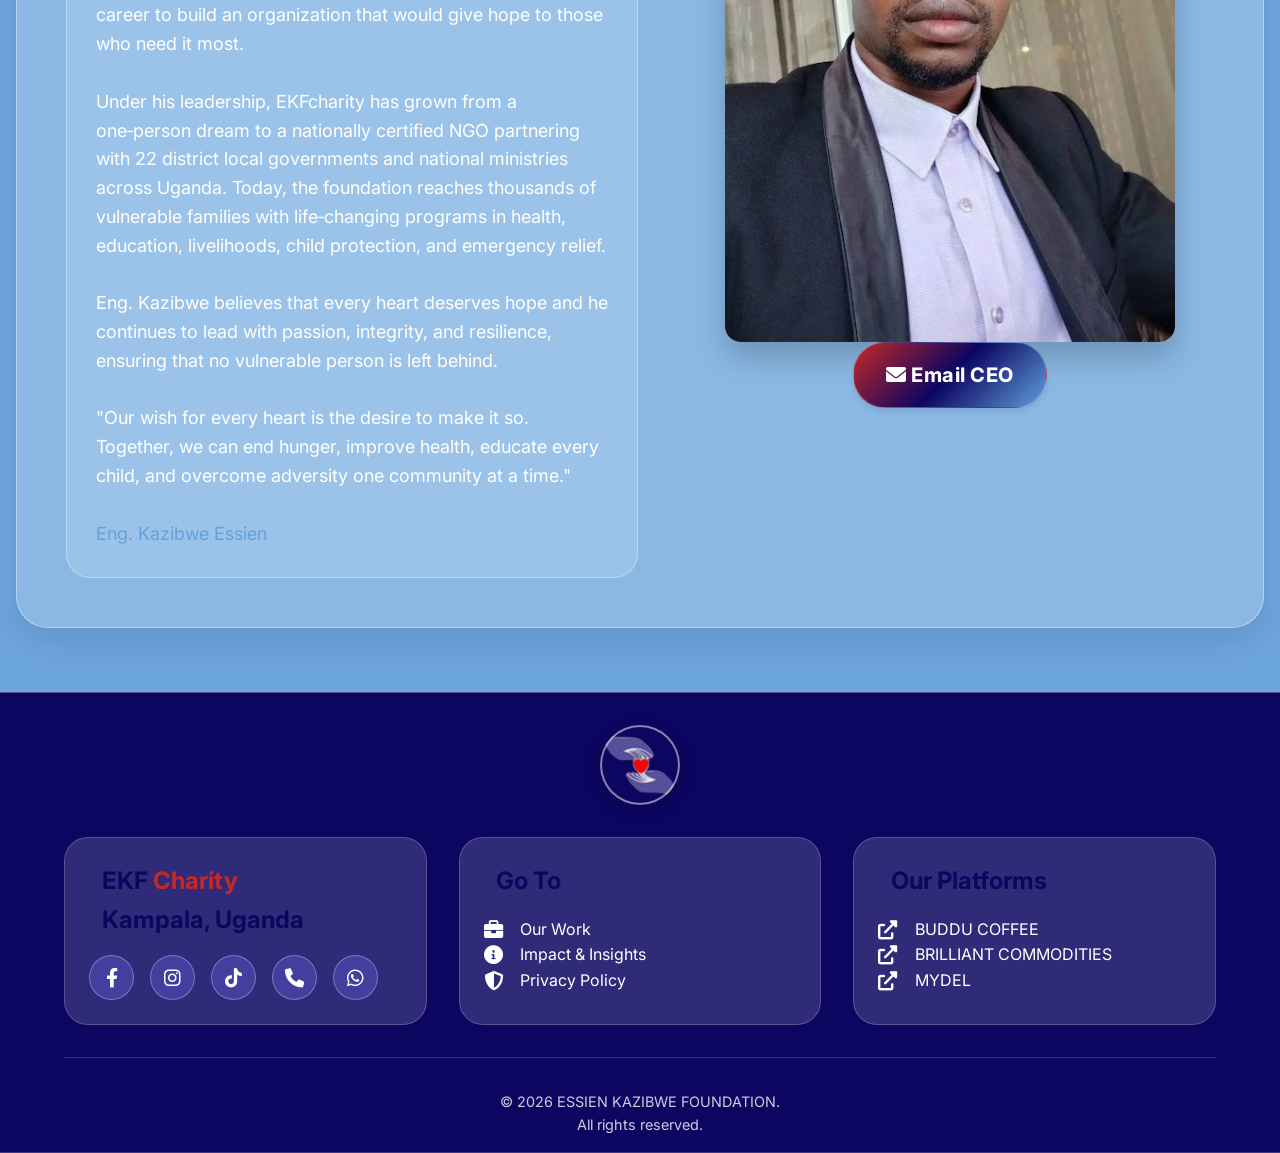
<file: about.html>
<!DOCTYPE html>
<html lang="en">
	<head>
		<meta charset="UTF-8">
		<meta name="viewport" content="width=device-width, initial-scale=1.0">
		<title>About Us | EKF-Charity</title>
		<!-- Font Awesome 6 (icons) & Google Font for readability -->
		<link rel="stylesheet" href="https://cdnjs.cloudflare.com/ajax/libs/font-awesome/6.0.0-beta3/css/all.min.css">
		<link href="https://fonts.googleapis.com/css2?family=Inter:opsz,wght@14..32,400;14..32,600;14..32,700&display=swap" rel="stylesheet">
		<link rel="stylesheet" href="style.css">
	</head>
	<body>
		<!-- NAVIGATION BAR (Red & Green theme) -->
		<nav class="navbar">
		<div class="nav-container">
		<div class="logo">
		<i class="i-container" style= "background-image: url(images/logo.jpeg);"></i>
		<div class= "logo-container">
		<p>
		<span>
		EKF
		</span>
		</p>
		<p>
		<span class="highlight">
		CHARITY
		</span>
		</p>
		</div>    
		</div>
		<ul class="nav-menu" id="nav-menu">
		<div class="dropdown">
		<a href="index.html" class="dropbtn" id="about-main-btn">
		<span>
		OVERVIEW
		</span>
		</a>
		</div>

		<div class="dropdown">
		<a href="our-work.html" class="dropbtn" id="about-main-btn">
		<span>
		OUR WORK 
		<span class="arrow-down">
		▿
		</span>
		<span class="arrow-up">
		▵
		</span>
		</span>
		</a>
		<div class="dropdown-content">
		<a href="our-work.html#our-model">
		OUR MODEL
		</a>
		<a href="our-work.html#sustainability">
		SUSTAINABILITY
		</a>
		<a href="our-work.html#where-we-work">
		WHERE WE WORK
		</a>
		</div>
		</div>
		<div class="dropdown">
		<a href="impact-insights.html" class="dropbtn" id="about-main-btn">
		<span>
		IMPACT & INSIGHTS 
		<span class="arrow-down">
		▿
		</span>
		<span class="arrow-up">
		▵
		</span>
		</span>
		</a>
		<div class="dropdown-content">
		<a href="impact-insights.html#impact-at-a-glance">
		IMPACT AT A GLANCE
		</a>
		<a href="impact-insights.html#impact-by-area">
		IMPACT BY AREA
		</a>
		<a href="impact-insights.html#data-driven-impact">
		DATA-DRIVEN IMPACT
		</a>
		<a href="impact-insights.html#impact-reports">
		IMPACT REPORTS
		</a>
		</div>
		</div>
		<div class="dropdown">
		<a href="about.html" class="dropbtn active" id="about-main-btn">
		<span>
		ABOUT US 
		<span class="arrow-down">
		▿
		</span>
		<span class="arrow-up">
		▵
		</span>
		</span>
		</a>
		<div class="dropdown-content">
		<a href="about.html#mission-vision-01">
		MISSION & VISION
		</a>
		<a href="about.html#our-team-01">
		OUR TEAM
		</a>
		<a href="about.html#leadership-team">
		LEADERSHIP TEAM
		</a>
		<a href="about.html#board-of-directors">
		BOARD OF DIRECTORS
		</a>
		<a href="about.html#partners">
		PARTNERS
		</a>
		</div>
		</div>
		<a class="btn-secondary" href="role.html">
		ROLES
		</a>
		<a class="btn-primary" href="https://flutterwave.com/donate/7qypp03qs9et">
		DONATE
		</a>
		</ul>
		<div class="hamburger">
		<i class="fas fa-bars"></i>
		</div>
		</div>
		</nav>

		<!-- Main content container -->
		<section class="hero-section" id="hero">
		<div class="hero" style="background-image: url('images/children5.jpg');">
		<div class="hero-overlay"></div>
		<div class="hero-content">
		<span id="mission-vision-01"></span>
		<h6 class="animated-up" style="font-size: 5rem;">
		ABOUT US
		</h6>
		<h5 class="animated-down">
		ABOUT US
		</h5>
		</div>
		</div>
		</section>

		<!-- Sidebar (off-canvas menu) -->
		<div class="sidebar" id="sidebar">
		<div class="sidebar-header">
		<div class="sidebar-logo">
		<img src="images/logo.jpeg" alt="EK Logo">
		<span>EK FOUNDATION</span>
		</div>
		<button class="close-sidebar" id="closeSidebar">&times;</button>
		</div>
		<ul class="sidebar-menu">
		<li>
		<a href="index.html">
		Home
		</a>
		</li>
		<li>
		<a href="our-work.html">
		Our Work 
		<span class="arrow-down">
		▿
		</span>
		<span class="arrow-up">
		▵
		</span>
		</a>
		</li>
		<li>
		<a href="impact-insights.html">
		Impact & Insights <span class="arrow-down">▿</span><span class="arrow-up">▵</span></a></li>
		<li>
		<a href="about.html">
		About Us <span class="arrow-down">▿</span><span class="arrow-up">▵</span></a></li>
		<li>
		<a href="role.html">Roles</a></li>
		<li>
		<a href="news-resources.html">Newsletter</a></li>
		</ul>
		<div class="sidebar-footer">
		<p>📞 <a href="tel:+256751545436">Call Now</a></p>
		<p>💬 <a href="https://wa.me/256701715505" target="_blank">WhatsApp</a></p>
		<div class="social-links">
		<a href="#"><i class="fab fa-facebook"></i></a>
		<a href="#"><i class="fab fa-twitter"></i></a>
		<a href="#"><i class="fab fa-instagram"></i></a>
		</div>
		</div>
		</div>

		<!-- Overlay for when sidebar is open -->
		<div class="sidebar-overlay" id="sidebarOverlay"></div>


		<!-- Mission & Vision (with anchor id) -->
		<section class="about-section" id="mission-vision-011"> <!-- our mission id changed intentionally -->
		<h2 style="font-size: 3rem; font-weight: 800; text-align: center;">Mission & Vision</h2>
		<div class="mission-block">
		<strong >Empowering vulnerable children, youth, women, and elderly people across Uganda through healthcare, education, livelihoods, and protection <span style="color: var(--red);">transforming poverty into resilient prosperity..</span></span></strong>
		<p>
		A leading Ugandan NGO where every vulnerable person lives a fulfilled, rewarding life with dignity and opportunity.
		</p><span id="our-team-01"></span>
		</div>
		</section>

		<!-- Our Team -->
		<section class="teeam-glassy">
		<div class="teeam-bg">
		<img src="images/ourTeam.jpg" alt="Coffee farmers at work">
		</div>
		<div class="teeam-overlay"></div>
		<div class="teeam-content">
		<h2>Our Team</h2>
		<p>Our Uganda-based team brings together a powerful blend of deep community field operations expertise, strategic public-private teeams, human-centered design for social service delivery, rigorous research and data science, and cutting-edge digital and financial tools  all to build, deploy, and scale solutions that drive prosperity and resilience for Uganda's vulnerable communities.</p>
		<p>We partner with the Ministries of Health, Education, and Gender, along with district governments in 22 of Uganda’s districts, who co-own our interventions and work with us to design what and how we measure impact for effective decision-making. These teeams have helped us reach over 20,000 vulnerable children, youth, women, and elderly people with our solutions across 500+ community groups, schools, and health outreach hubs, and will continue to be the cornerstone of how we approach the path to national scale in Uganda.</p>
		<div class="hero-buttons animate-up delay-2">
		<a class="btn-secondary" href="role.html" style="margin-left: -1rem;" id="board-of-directors">VIEW OUR OPEN ROLES →</a>
		</div>
		</div>
		</section>
		<section class="about-section">
		<!-- Leadership Team -->
		<div>
		<h3>BOARD OF DIRECTORS</h3>
		<div class="team-grid">
		<div class="team-member">
		<div class="member-img img1"></div>
		<h4>Mr. Kazibwe Essien</h4>
		<p class="title">ceo/president</p>
		</div>
		<div class="team-member">
		<div class="member-img img2"></div>
		<h4>Mrs Kisaakye Eseza</h4>
		<p class="title">Board of Director</p>
		</div>
		<div class="team-member">
		<div class="member-img img3"></div>
		<h4>Mr. Wilberforce Biziyaremye</h4>
		<p class="title" id="leadership-team">Board of Director</p>
		</div>
		<!-- add more as needed -->
		</div>
		</div>

		<!-- Board of Directors -->
		<div>
		<h3>LEADERSHIP TEAM</h3>
		<div class="board-grid">
		<div class="board-member">
		<div class="member-img img4"></div>
		<h4>Mr. Lubega Farooq</h4>
		<p class="title">Secretary</p>
		</div>
		<div class="board-member">
		<div class="member-img img5"></div>
		<h4>Mrs. Namukwaya Farida</h4>
		<p class="title">regional coodinator</p>
		</div>
		<div class="board-member">
		<div class="member-img img6"></div>
		<h4>Mr. Nsubuga Amir</h4>
		<p class="title">field officer</p>
		</div>
		<div class="board-member">
		<div class="member-img img7"></div>
		<h4>Mr. Sserwada Badiru</h4>
		<p class="title" id="partners">chairman board of trustees</p>
		</div>
		</div>
		</div>

		<!-- Our Partners -->

		<div  style="text-align: center;">
		<h2>Our Partners</h2>
		<p style="font-size: 1.2rem; margin-bottom: 2rem; color: var(--white);">
		Partnerships are the backbone of our work. We believe sustainable impact is achieved through strong partnerships.
		</p>
		</div>

		<div class="partner-group">
		<h4 style="color: var(--dark-blue);">Government Partners</h4>
		<p style="font-size: 1.2rem; margin-bottom: 2rem; color: var(--white);">We work with national and district governments to co‑design solutions for vulnerable communities.</p>
		<ul class="partner-list">
		<li>Ministry of Health  Policy guidance for community health and HIV/AIDS programs</li>
		<li>Ministry of Education and Sports  School enrollment and scholastic materials for orphans and vulnerable children</li>
		<li>Ministry of Gender, Labour and Social Development  Child protection, psychosocial support, and elderly care frameworks</li>
		<li>Ministry of Agriculture, Animal Industry and Fisheries (MAAIF)  Food security and livelihood support coordination</li>
		<li>District Local Governments  22 districts across Uganda implementing health, education, and livelihood programs</li>
		<li>District Health Officers  Reproductive health and HIV/AIDS sensitization partnerships</li>
		<li>Probation and Social Welfare Offices  Child protection case management and referrals</li>
		<li>Community Development Departments  Local coordination of vulnerable family support services</li>
		<li>Primary Schools & Health Centers  Service delivery points for education and healthcare access</li>
		</ul>
		</div>

		<div class="partner-group">
		<h4 style="color: var(--dark-blue);">Implementing & Research Partners</h4>
		<p>EKFcharity collaborates with a diverse network of research institutions, NGOs, and social service providers to ensure every vulnerable family has a path to sustainable prosperity.</p>
		<ul class="partner-list">
		<li>Uganda NGO Bureau  Regulatory and certification partner</li>
		<li>Makerere University  Department of Social Work & Public Health</li>
		<li>UNICEF Uganda  Child protection and psychosocial support frameworks</li>
		<li>World Health Organization (WHO) Uganda  Health systems strengthening and HIV/AIDS guidelines</li>
		<li>Anonymous Hope Fund  Program funding and capacity building</li>
		<li>Global Paint  Outreach and mindset change initiatives</li>
		<li>Local Community-Based Organizations (CBOs)  Grassroots implementation and community trust</li>
		<li>Village Health Teams (VHTs)  Community entry and service referral networks</li>
		</ul>
		</div>

		<div class="cta">
		<strong>Interested in partnering?</strong>
		<a href="#contact" class="btn-primary">Get in touch</a>
		</div>
		
		</section>

		<section class="impact-area-section">
    <div class="impact-area-container image-left">
        
        <div class="area-text">
            <h2>Meet the Founder</h2>
            <p style="color: var(--white);">
			<strong>Eng. Kazibwe Essien</strong><br>
			<small style="font-style: italic;">Founder & Executive Director, EKFcharity</small><br>

			Eng. Kazibwe Essien founded EKFcharity (Essien Kazibwe Foundation) on 27th December 2015 with a singular vision: to see all vulnerable people live fulfilled and rewarding lives.<br><br>

			Born and raised in Uganda, Eng. Kazibwe witnessed firsthand the challenges faced by vulnerable children, youth, women, and elderly people in accessing basic healthcare, education, and protection. Driven by a deep sense of stewardship and community empowerment, he left a promising engineering career to build an organization that would give hope to those who need it most.<br><br>

			Under his leadership, EKFcharity has grown from a one‑person dream to a nationally certified NGO partnering with 22 district local governments and national ministries across Uganda. Today, the foundation reaches thousands of vulnerable families with life‑changing programs in health, education, livelihoods, child protection, and emergency relief.<br><br>

			Eng. Kazibwe believes that every heart deserves hope  and he continues to lead with passion, integrity, and resilience, ensuring that no vulnerable person is left behind.<br><br>

			"Our wish for every heart is the desire to make it so. Together, we can end hunger, improve health, educate every child, and overcome adversity  one community at a time."<br><br>
			<span style="color: var(--sky-blue);">Eng. Kazibwe Essien</span>
			</p>
        </div>
				<div class="area-image">
            <img src="images/DIRECTOR.jpg" alt="Coffee farmer with smartphone" loading="lazy">
						<div>
			<a href="mailto:kazibweesien11@gmail.com" class="btn-primary">
			<i class="fas fa-envelope"></i> Email CEO
			</a>
			</div>
        </div>
    </div>
    <span id ="data-driven-impact"></span>
</section>

		<!-- FOOTER with TOS/PP/FAQ modals, contacts, WhatsApp, other platform -->
		<footer>
			<div class="logo">
				<i class="i-container" style="background-image: url(images/logo.jpeg);"></i>
			</div>
			<div class="footer-content">
				<div class="footer-section">
					<h4>EKF <span style ="color: var(--red);">Charity</span><br>Kampala, Uganda</h4>
					<div class="social-links" id="contact">
						<a href="https://facebook.com/@ekfcharity" class="social-icon" target="_blank"><i class="fab fa-facebook-f"></i></a>
						<a href="https://instagram.com/@ekfcharity" class="social-icon" target="_blank"><i class="fab fa-instagram"></i></a>
						<a href="https://www.tiktok.com/@ekfcharity.oficialpage" class="social-icon" target="_blank"><i class="fab fa-tiktok"></i></a>
						<a href="tel:+256751545436" class="social-icon" target="_blank"><i class="fas fa-phone"></i></a>
						<a href="https://wa.me/256751545436" class="social-icon" target="_blank"><i class="fab fa-whatsapp"></i></a>
					</div>
				</div>
				<div class="footer-section">
					<h4>Go To</h4>
					<a href="our-work.html"><i class="fa-solid fa-briefcase"></i> Our Work</a>
					<a href="impact-insights.html"><i class="fa-solid fa-circle-info"></i> Impact & Insights</a>
					<a href="ekf-charitys-data-protection-policy-2024.html"><i class="fas fa-shield"></i> Privacy Policy</a>
				</div>
				<div class="footer-section">
					<h4>Our Platforms</h4>
					<a href="https://buddu-coffee.vercel.app" target="_blank"><i class="fas fa-external-link-alt"></i> BUDDU COFFEE</a>
					<a href="https://brilliantcommodities.net/" target="_blank"><i class="fas fa-external-link-alt"></i> BRILLIANT COMMODITIES</a>
					<a href="https://ngobase.org/" target="_blank"><i class="fas fa-external-link-alt"></i> MYDEL</a>
				</div>
			</div>
			<div class="footer-bottom">
				&copy; 2026 ESSIEN KAZIBWE FOUNDATION.
				<p>All rights reserved.</p>
			</div>
		</footer>
		<script src="our-work.js"></script>
	</body>
</html>
</file>
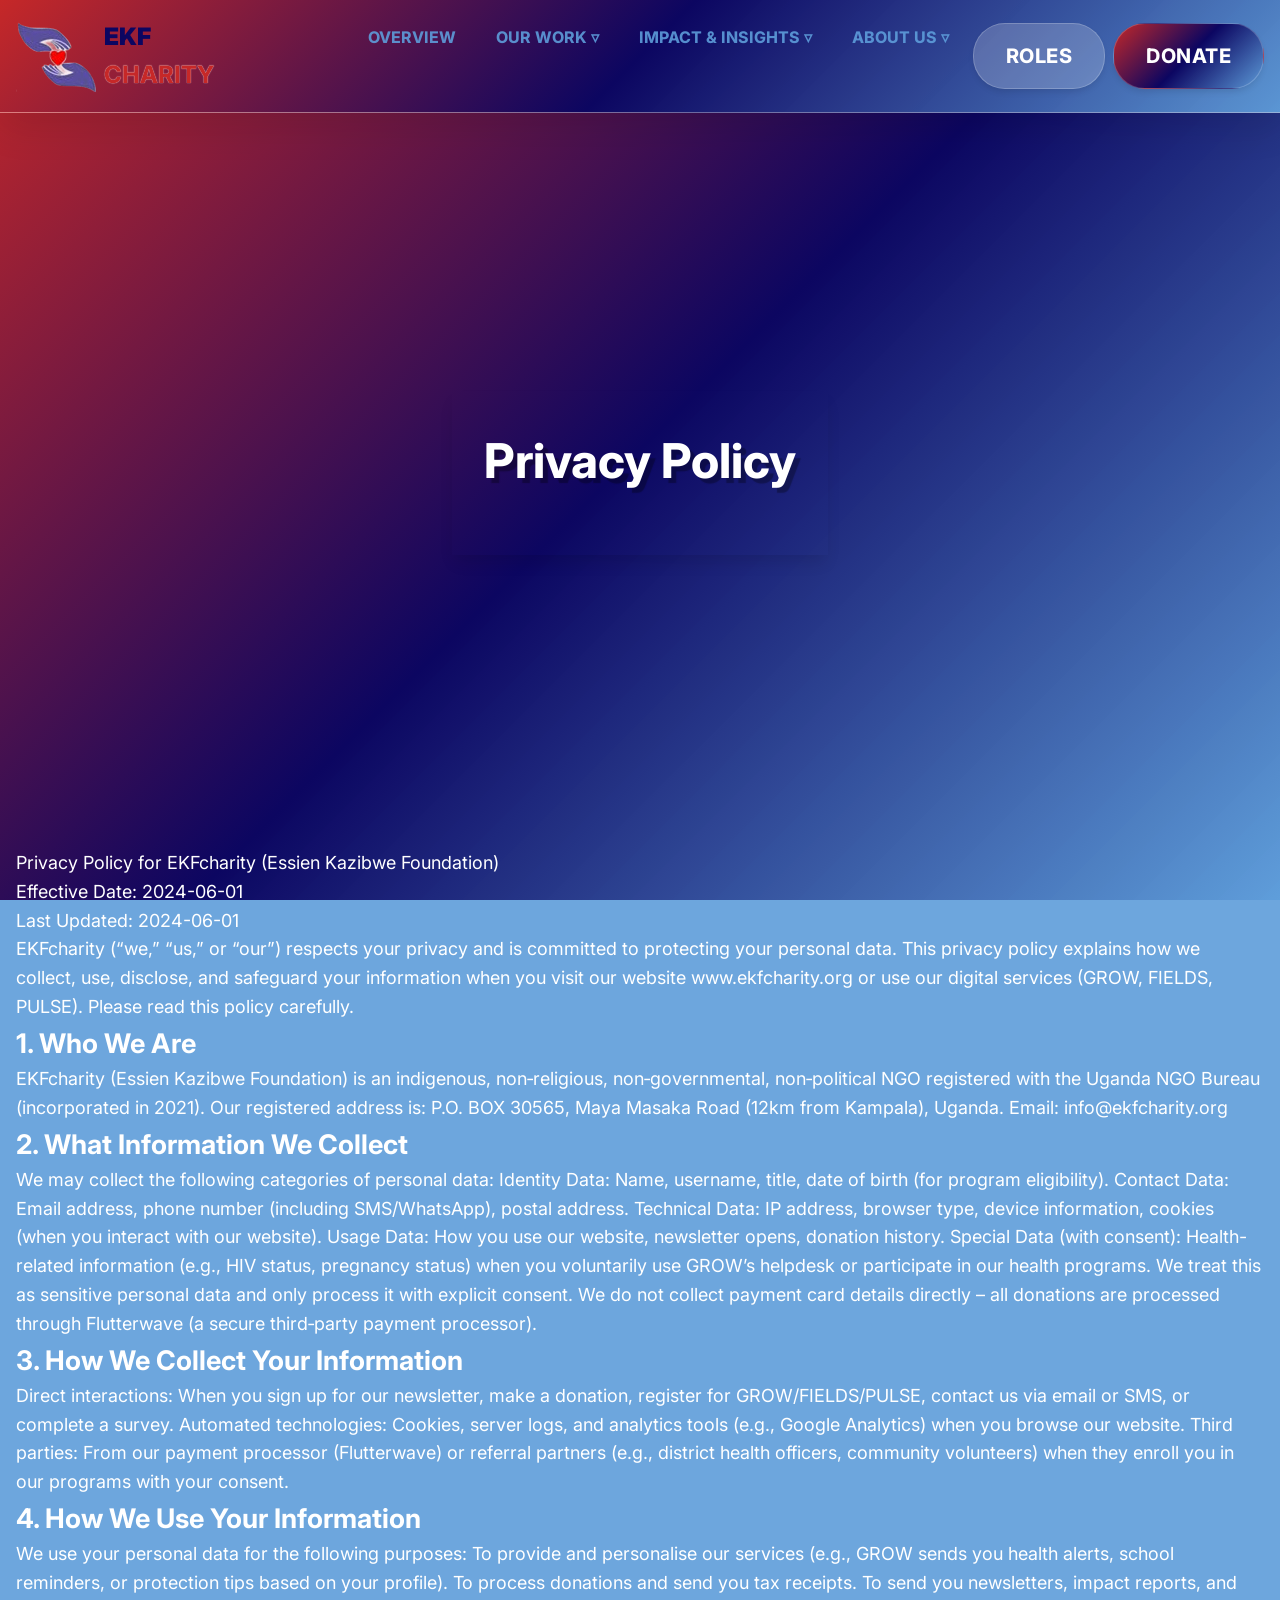
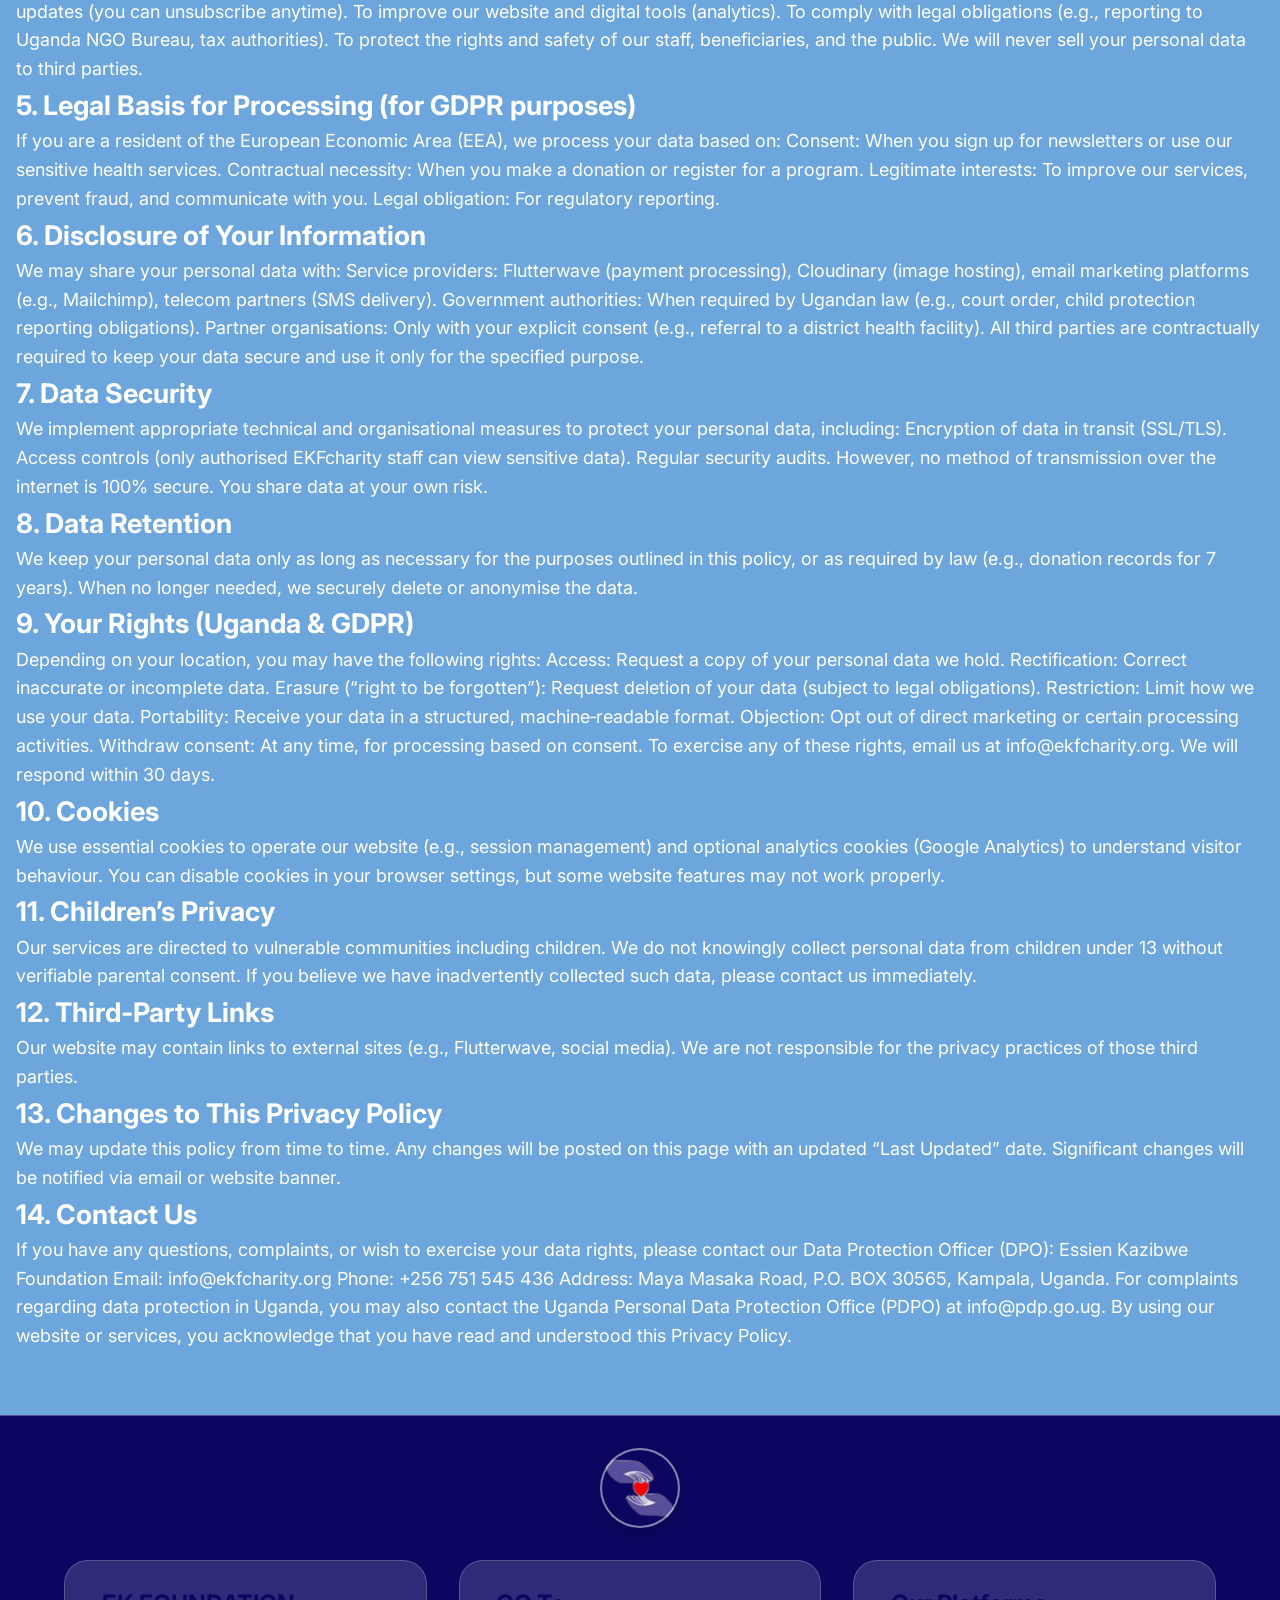
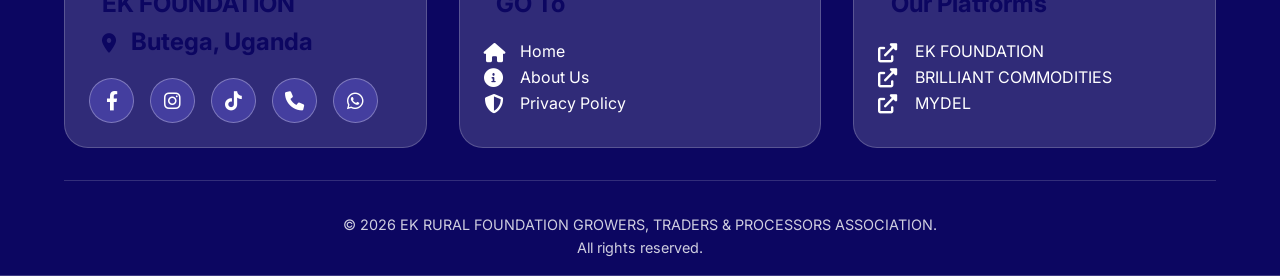
<file: ekf-charitys-data-protection-policy-2024.html>
<!DOCTYPE html>
<html lang="en">
    <head>
        <meta charset="UTF-8">
        <meta name="viewport" content="width=device-width, initial-scale=1.0">
        <title>PRIVACY POLICY | EKF-Charity</title>
        <!-- Font Awesome 6 (icons) & Google Font for readability -->
        <link rel="stylesheet" href="https://cdnjs.cloudflare.com/ajax/libs/font-awesome/6.0.0-beta3/css/all.min.css">
        <link href="https://fonts.googleapis.com/css2?family=Inter:opsz,wght@14..32,400;14..32,600;14..32,700&display=swap" rel="stylesheet">
        <link rel="stylesheet" href="style.css">
    </head>
    <body>
        <!-- NAVIGATION BAR (Red & Green theme) -->
        <nav class="navbar">
            <div class="nav-container">
                <div class="logo">
                    <i class="i-container" style= "background-image: url(images/logo.jpeg);"></i>
                    <div class= "logo-container">
                        <p><span>EKF</span></p>
                        <p><span class="highlight">CHARITY</span></p>
                    </div>    
                </div>
                <ul class="nav-menu" id="nav-menu">
                    <div class="dropdown">
                     <a href="index.html" class="dropbtn" id="about-main-btn"><span>OVERVIEW</span></a>
                    </div>
                    <div class="dropdown">
                    <a href="our-work.html" class="dropbtn" id="about-main-btn"><span>OUR WORK <span class="arrow-down">▿</span><span class="arrow-up">▵</span></span></a>
                    <div class="dropdown-content">
                        <a href="our-work.html#our-model">OUR MODEL</a>
                        <a href="our-work.html#sustainability">SUSTAINABILITY</a>
                        <a href="our-work.html#where-we-work">WHERE WE WORK</a>
                    </div>
                    </div>
                    <div class="dropdown">
                        <a href="impact-insights.html" class="dropbtn" id="about-main-btn"><span>IMPACT & INSIGHTS <span class="arrow-down">▿</span><span class="arrow-up">▵</span></span></a>
                        <div class="dropdown-content">
                            <a href="impact-insights.html#impact-at-a-glance">IMPACT AT A GLANCE</a>
                            <a href="impact-insights.html#impact-by-area">IMPACT BY AREA</a>
                            <a href="impact-insights.html#data-driven-impact">DATA-DRIVEN IMPACT</a>
                            <a href="impact-insights.html#impact-reports">IMPACT REPORTS</a>
                        </div>
                    </div>
                    <div class="dropdown">
                        <a href="about.html" class="dropbtn" id="about-main-btn"><span>ABOUT US <span class="arrow-down">▿</span><span class="arrow-up">▵</span></span></a>
                        <div class="dropdown-content">
                            <a href="about.html#mission-vision-01">MISSION & VISION</a>
                            <a href="about.html#our-team-01">OUR TEAM</a>
                            <a href="about.html#leadership-team">LEADERSHIP TEAM</a>
                            <a href="about.html#board-of-directors">BOARD OF DIRECTORS</a>
                            <a href="about.html#partners">PARTNERS</a>
                        </div>
                    </div>
                    <a class="btn-secondary" href="role.html">ROLES</a>
                    <a class="btn-primary" href="https://flutterwave.com/donate/7qypp03qs9et">DONATE</a>
                </ul>
                <div class="hamburger"><i class="fas fa-bars"></i></div>
            </div>
        </nav>

        <!-- HERO SECTION (part of Home, but visible on all pages? We'll place it inside home) -->
        <section class="hero-section" id="hero">
            <div class="hero" style="background-image: none;">
                <div class="hero-overlay"></div>
                <div class="hero-content">
                    <span id="our-model"></span>
                    <h1 class="animate-up">Privacy Policy</h1>
                </div>
            </div>
            <span id="our-model"></span>
        </section>

        <main>
              <!-- Sidebar (off-canvas menu) -->
        <div class="sidebar" id="sidebar">
            <div class="sidebar-header">
                <div class="sidebar-logo">
                    <img src="images/logo.jpeg" alt="ekf Logo">
                    <span>EKF-CHARITY</span>
                </div>
                <button class="close-sidebar" id="closeSidebar">&times;</button>
            </div>
            <ul class="sidebar-menu">
                <li><a href="index.html">Home</a></li>
                <li><a href="our-work.html">Our Work ▿</a></li>
                <li><a href="impact-insights.html">Impact & Insights ▿</a></li>
                <li><a href="about.html">About Us ▿</a></li>
                <li><a href="role.html">Roles</a></li>
                <li><a href="#newsletter">Newsletter</a></li>
            </ul>
            <div class="sidebar-footer">
                <p><i class="fas fa-phone"></i> <a href="tel:+256751545436">Call Now</a></p>
                <p><i class="fab fa-whatsapp"></i> <a href="https://wa.me/256701715505" target="_blank">WhatsApp</a></p>
                <div class="social-links">
                    <a href="#"><i class="fab fa-facebook"></i></a>
                    <a href="#"><i class="fab fa-twitter"></i></a>
                    <a href="#"><i class="fab fa-instagram"></i></a>
                    <a href="https://www.tiktok.com/@ekfcharity"><i class="fa-brands fa-tiktok"></i></a>
                </div>
            </div>
        </div>
        <!-- Overlay for when sidebar is open -->
        <div class="sidebar-overlay" id="sidebarOverlay"></div>
          <section class="privacy-policy">
          Privacy Policy for EKFcharity (Essien Kazibwe Foundation)
<br>Effective Date: 2024-06-01
<br>Last Updated: 2024-06-01

<br>EKFcharity (“we,” “us,” or “our”) respects your privacy and is committed to protecting your personal data. This privacy policy explains how we collect, use, disclose, and safeguard your information when you visit our website www.ekfcharity.org or use our digital services (GROW, FIELDS, PULSE). Please read this policy carefully.

<h1>1. Who We Are</h1>
EKFcharity (Essien Kazibwe Foundation) is an indigenous, non‑religious, non‑governmental, non‑political NGO registered with the Uganda NGO Bureau (incorporated in 2021). Our registered address is:
P.O. BOX 30565, Maya Masaka Road (12km from Kampala), Uganda.
Email: info@ekfcharity.org

<h1>2. What Information We Collect</h1>
We may collect the following categories of personal data:

Identity Data: Name, username, title, date of birth (for program eligibility).

Contact Data: Email address, phone number (including SMS/WhatsApp), postal address.

Technical Data: IP address, browser type, device information, cookies (when you interact with our website).

Usage Data: How you use our website, newsletter opens, donation history.

Special Data (with consent): Health-related information (e.g., HIV status, pregnancy status) when you voluntarily use GROW’s helpdesk or participate in our health programs. We treat this as sensitive personal data and only process it with explicit consent.

We do not collect payment card details directly – all donations are processed through Flutterwave (a secure third‑party payment processor).

<h1>3. How We Collect Your Information</h1>
Direct interactions: When you sign up for our newsletter, make a donation, register for GROW/FIELDS/PULSE, contact us via email or SMS, or complete a survey.

Automated technologies: Cookies, server logs, and analytics tools (e.g., Google Analytics) when you browse our website.

Third parties: From our payment processor (Flutterwave) or referral partners (e.g., district health officers, community volunteers) when they enroll you in our programs with your consent.

<h1>4. How We Use Your Information</h1>
We use your personal data for the following purposes:

To provide and personalise our services (e.g., GROW sends you health alerts, school reminders, or protection tips based on your profile).

To process donations and send you tax receipts.

To send you newsletters, impact reports, and updates (you can unsubscribe anytime).

To improve our website and digital tools (analytics).

To comply with legal obligations (e.g., reporting to Uganda NGO Bureau, tax authorities).

To protect the rights and safety of our staff, beneficiaries, and the public.

We will never sell your personal data to third parties.

<h1>5. Legal Basis for Processing (for GDPR purposes)</h1>
If you are a resident of the European Economic Area (EEA), we process your data based on:

Consent: When you sign up for newsletters or use our sensitive health services.

Contractual necessity: When you make a donation or register for a program.

Legitimate interests: To improve our services, prevent fraud, and communicate with you.

Legal obligation: For regulatory reporting.

<h1>6. Disclosure of Your Information</h1>
We may share your personal data with:

Service providers: Flutterwave (payment processing), Cloudinary (image hosting), email marketing platforms (e.g., Mailchimp), telecom partners (SMS delivery).

Government authorities: When required by Ugandan law (e.g., court order, child protection reporting obligations).

Partner organisations: Only with your explicit consent (e.g., referral to a district health facility).

All third parties are contractually required to keep your data secure and use it only for the specified purpose.

<h1>7. Data Security</h1>
We implement appropriate technical and organisational measures to protect your personal data, including:

Encryption of data in transit (SSL/TLS).

Access controls (only authorised EKFcharity staff can view sensitive data).

Regular security audits.

However, no method of transmission over the internet is 100% secure. You share data at your own risk.

<h1>8. Data Retention</h1>
We keep your personal data only as long as necessary for the purposes outlined in this policy, or as required by law (e.g., donation records for 7 years). When no longer needed, we securely delete or anonymise the data.

<h1>9. Your Rights (Uganda & GDPR)</h1>
Depending on your location, you may have the following rights:

Access: Request a copy of your personal data we hold.

Rectification: Correct inaccurate or incomplete data.

Erasure (“right to be forgotten”): Request deletion of your data (subject to legal obligations).

Restriction: Limit how we use your data.

Portability: Receive your data in a structured, machine‑readable format.

Objection: Opt out of direct marketing or certain processing activities.

Withdraw consent: At any time, for processing based on consent.

To exercise any of these rights, email us at info@ekfcharity.org. We will respond within 30 days.

<h1>10. Cookies</h1>
We use essential cookies to operate our website (e.g., session management) and optional analytics cookies (Google Analytics) to understand visitor behaviour. You can disable cookies in your browser settings, but some website features may not work properly.

<h1>11. Children’s Privacy</h1>
Our services are directed to vulnerable communities including children. We do not knowingly collect personal data from children under 13 without verifiable parental consent. If you believe we have inadvertently collected such data, please contact us immediately.

<h1>12. Third‑Party Links</h1>
Our website may contain links to external sites (e.g., Flutterwave, social media). We are not responsible for the privacy practices of those third parties.

<h1>13. Changes to This Privacy Policy</h1>
We may update this policy from time to time. Any changes will be posted on this page with an updated “Last Updated” date. Significant changes will be notified via email or website banner.

<h1>14. Contact Us</h1>
If you have any questions, complaints, or wish to exercise your data rights, please contact our Data Protection Officer (DPO):

Essien Kazibwe Foundation
Email: info@ekfcharity.org
Phone: +256 751 545 436
Address: Maya Masaka Road, P.O. BOX 30565, Kampala, Uganda.

For complaints regarding data protection in Uganda, you may also contact the Uganda Personal Data Protection Office (PDPO) at info@pdp.go.ug.

By using our website or services, you acknowledge that you have read and understood this Privacy Policy.
</section>

        </main>
        <!-- FOOTER with TOS/PP/FAQ modals, contacts, WhatsApp, other platform -->
        <footer>
            <div class="logo">
             <i class="i-container" style="background-image: url(images/logo.jpeg);"></i>
            </div>
            <div class="footer-content">
                <div class="footer-section">
                    <h4>EK FOUNDATION<BR><i class="fas fa-map-marker-alt"></i> Butega, Uganda</h4>
                    <div class="social-links">
                        <a href="https://facebook.com/budducoffee" class="social-icon" target="_blank"><i class="fab fa-facebook-f"></i></a>
                        <a href="https://instagram.com/budducoffee" class="social-icon" target="_blank"><i class="fab fa-instagram"></i></a>
                        <a href="https://www.tiktok.com/@ekfcharity.oficialpage" class="social-icon" target="_blank"><i class="fab fa-tiktok"></i></a>
                        <a href="tel:+256751545436" class="social-icon" target="_blank"><i class="fas fa-phone"></i></a>
                        <a href="https://wa.me/256751545436" class="social-icon" target="_blank"><i class="fab fa-whatsapp"></i></a>
                    </div>
                </div>
                <div class="footer-section">
                    <h4>GO To</h4>
                    <a href="index.html"><i class="fas fa-home"></i> Home</a>
                    <a href="about.html"><i class="fa-solid fa-circle-info"></i> About Us</a>
                    <a href="tos-pp.html" id="pp" onclick="openModal('pp')"><i class="fas fa-shield"></i> Privacy Policy</a>
                </div>
                <div class="footer-section">
                    <h4>Our Platforms</h4>
                    <a href="https://ekfoundation.org" target="_blank"><i class="fas fa-external-link-alt"></i> EK FOUNDATION</a>
                    <a href="https://brilliantcommodities.net/" target="_blank"><i class="fas fa-external-link-alt"></i> BRILLIANT COMMODITIES</a>
                    <a href="https://ngobase.org/" target="_blank"><i class="fas fa-external-link-alt"></i> MYDEL</a>
                </div>
            </div>
            <div class="footer-bottom">
                &copy; 2026 EK RURAL FOUNDATION GROWERS, TRADERS & PROCESSORS ASSOCIATION.
                <p>All rights reserved.</p>
            </div>
        </footer>
        <script src="our-work.js"></script>
    </body>
</html>
</file>
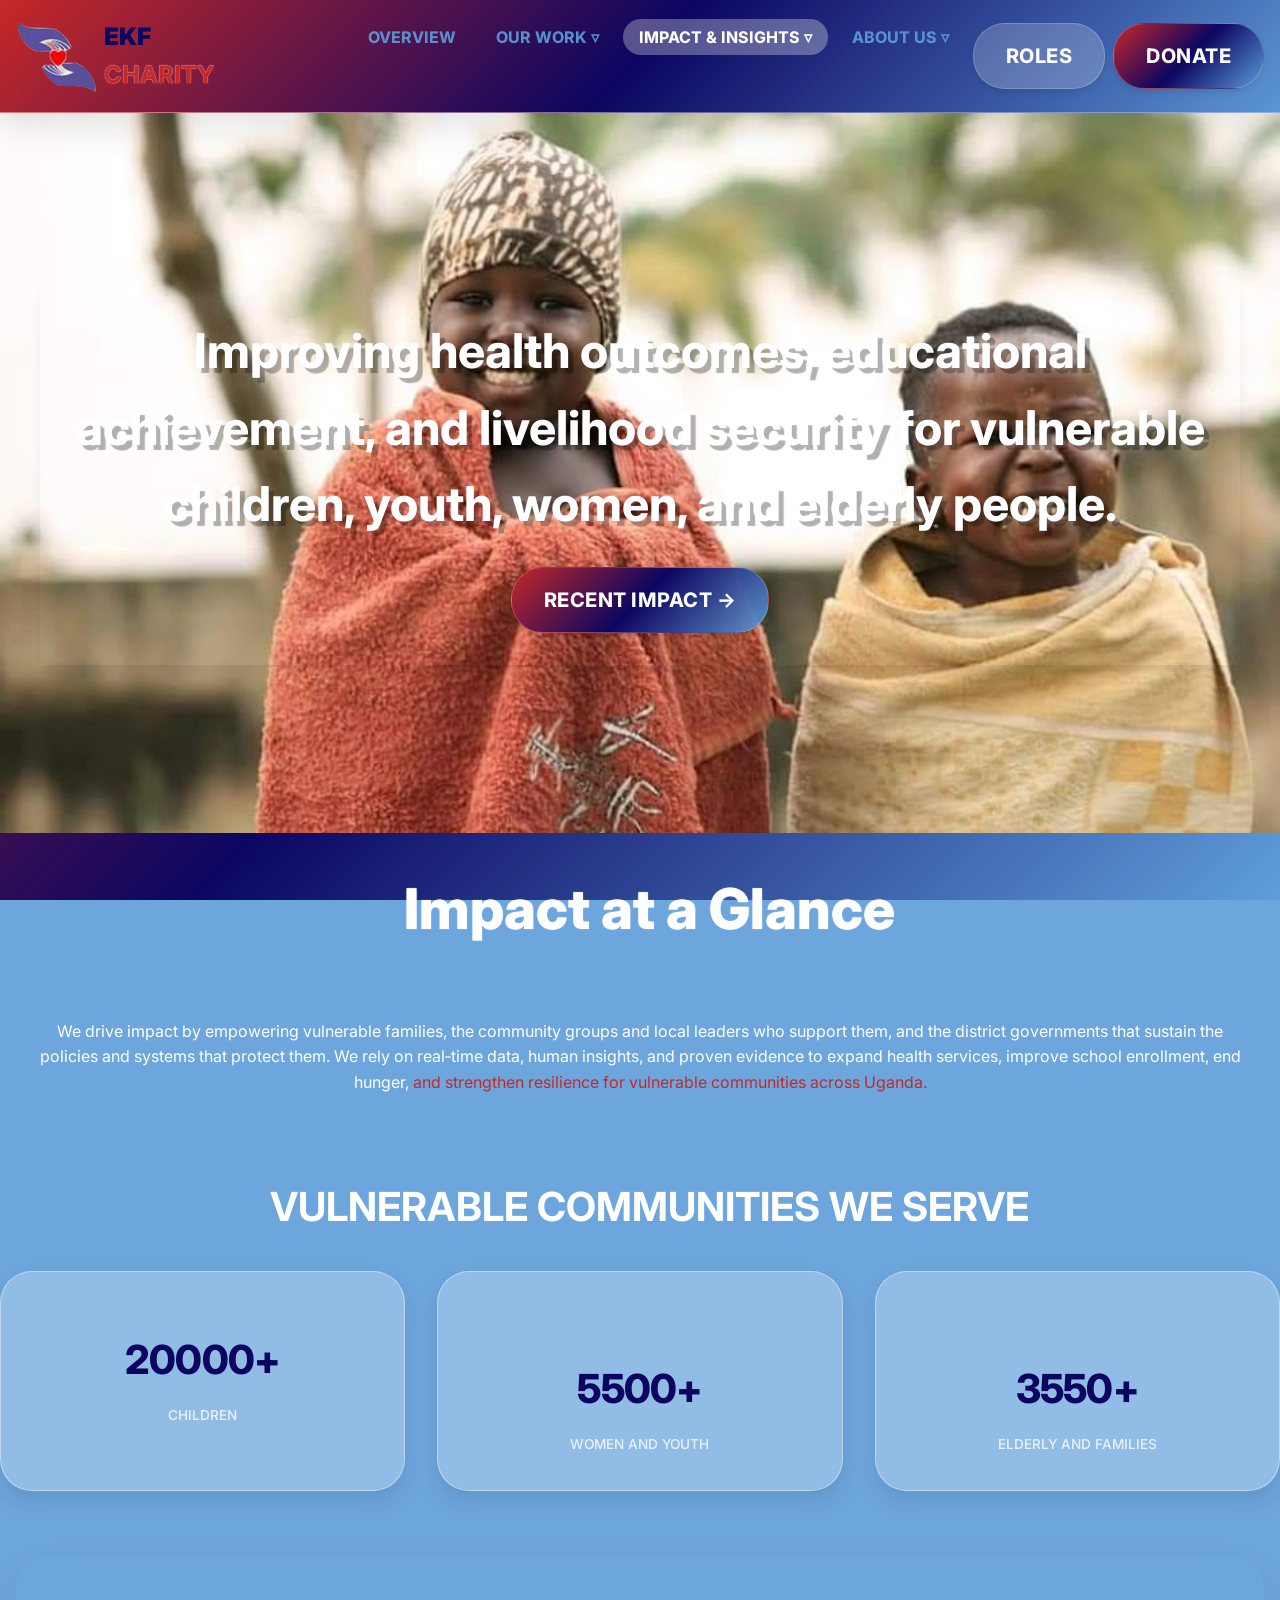
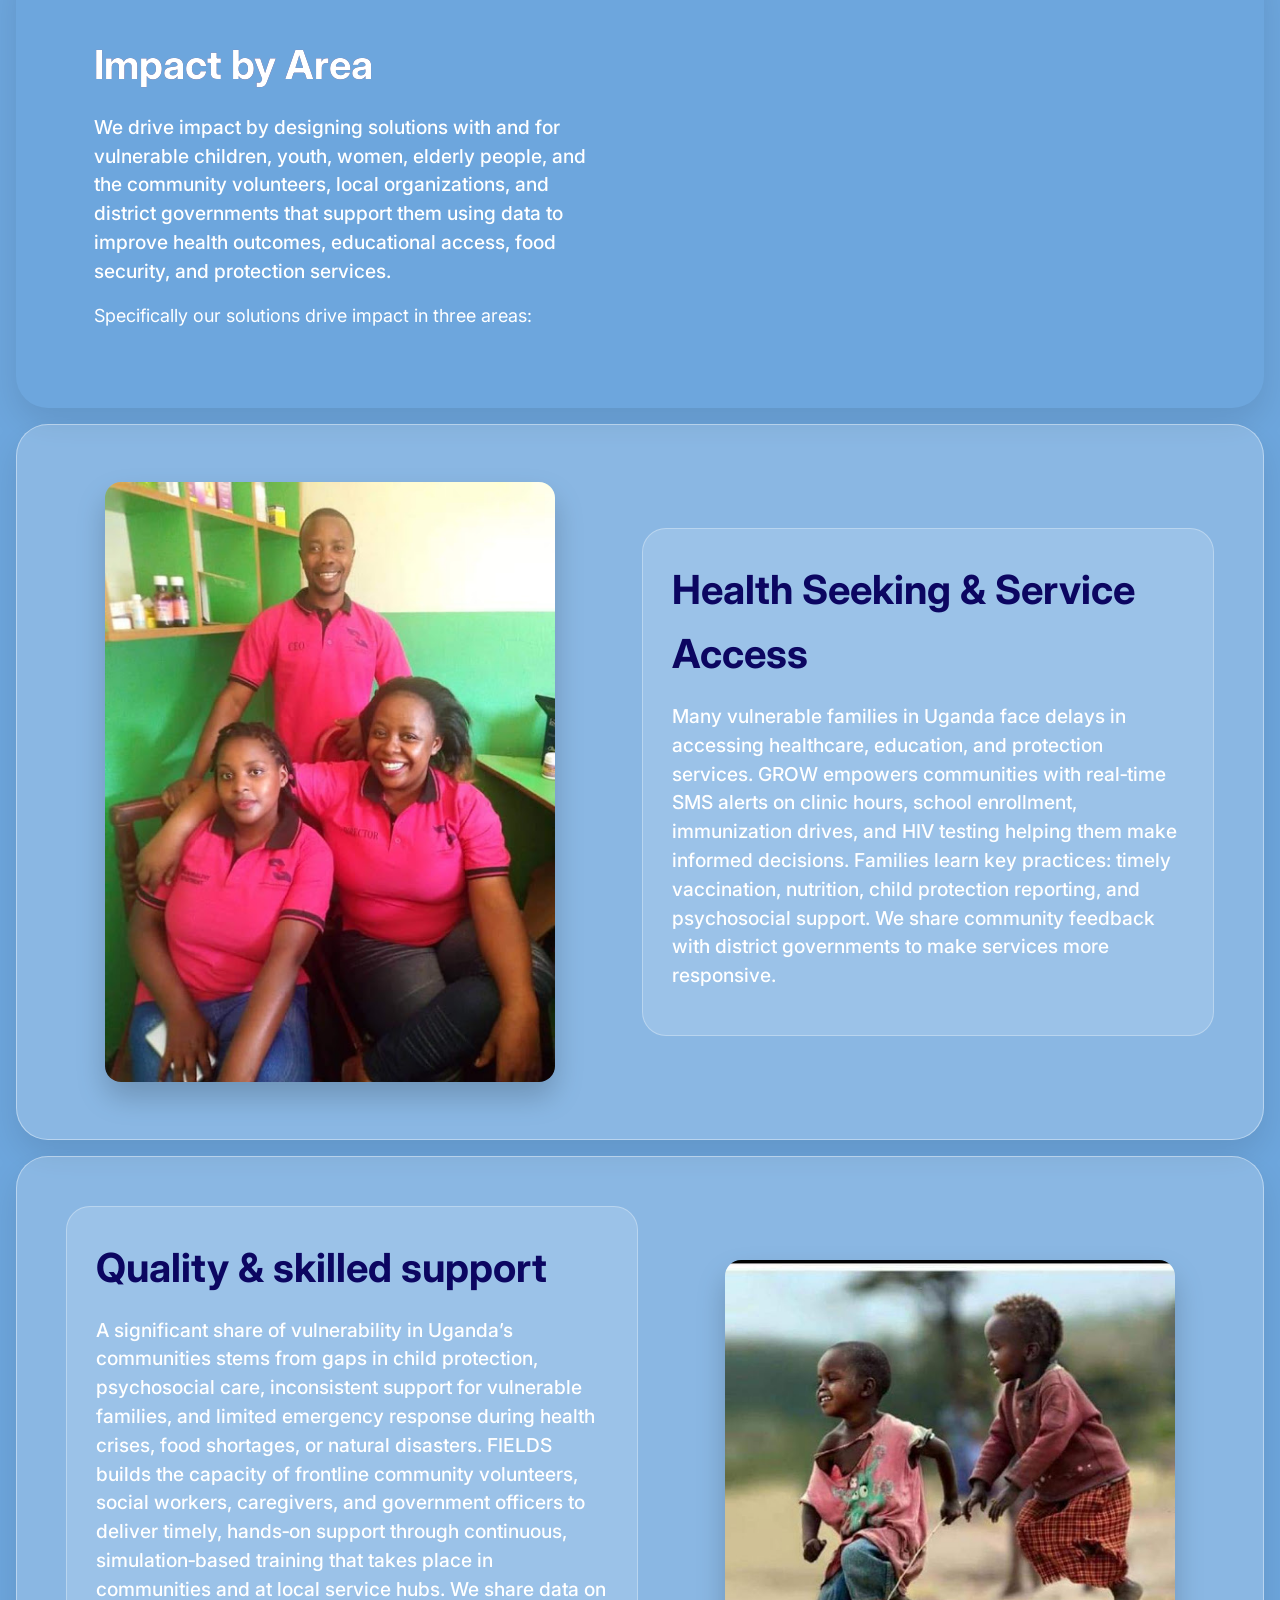
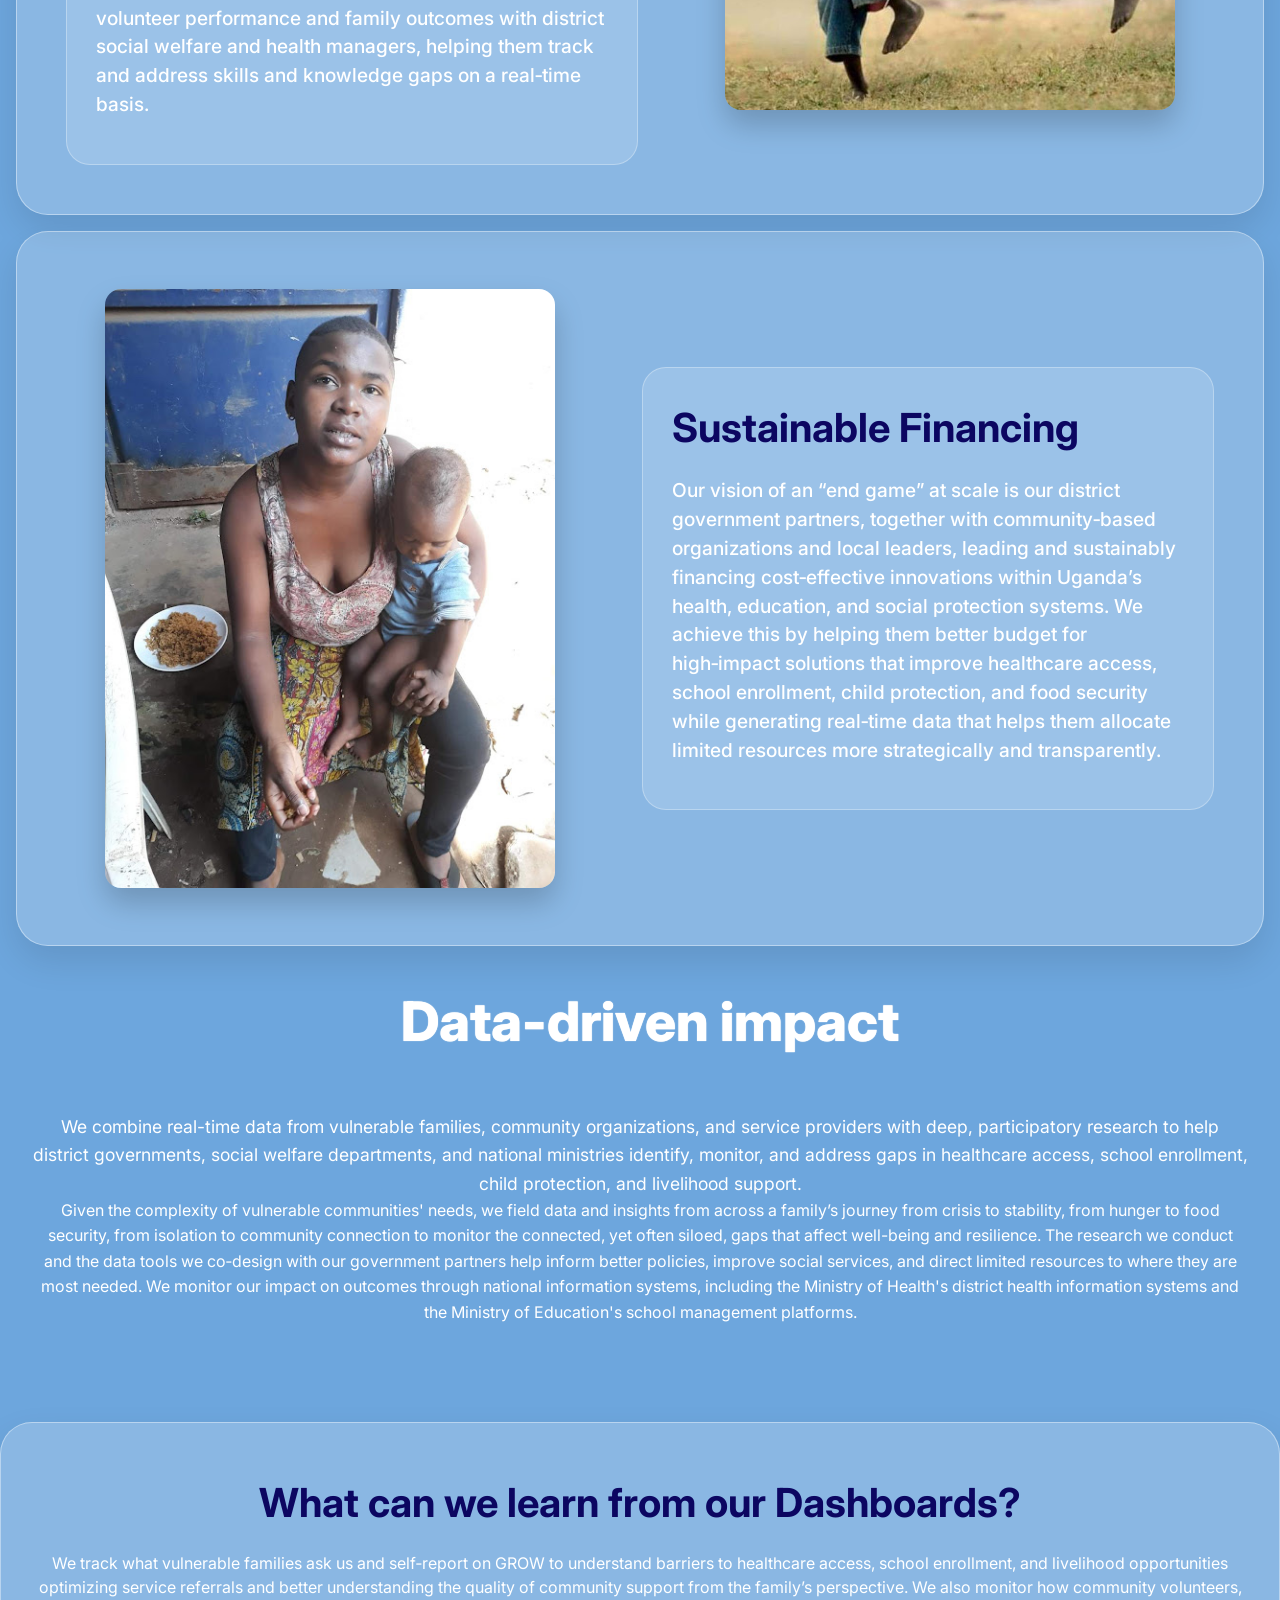
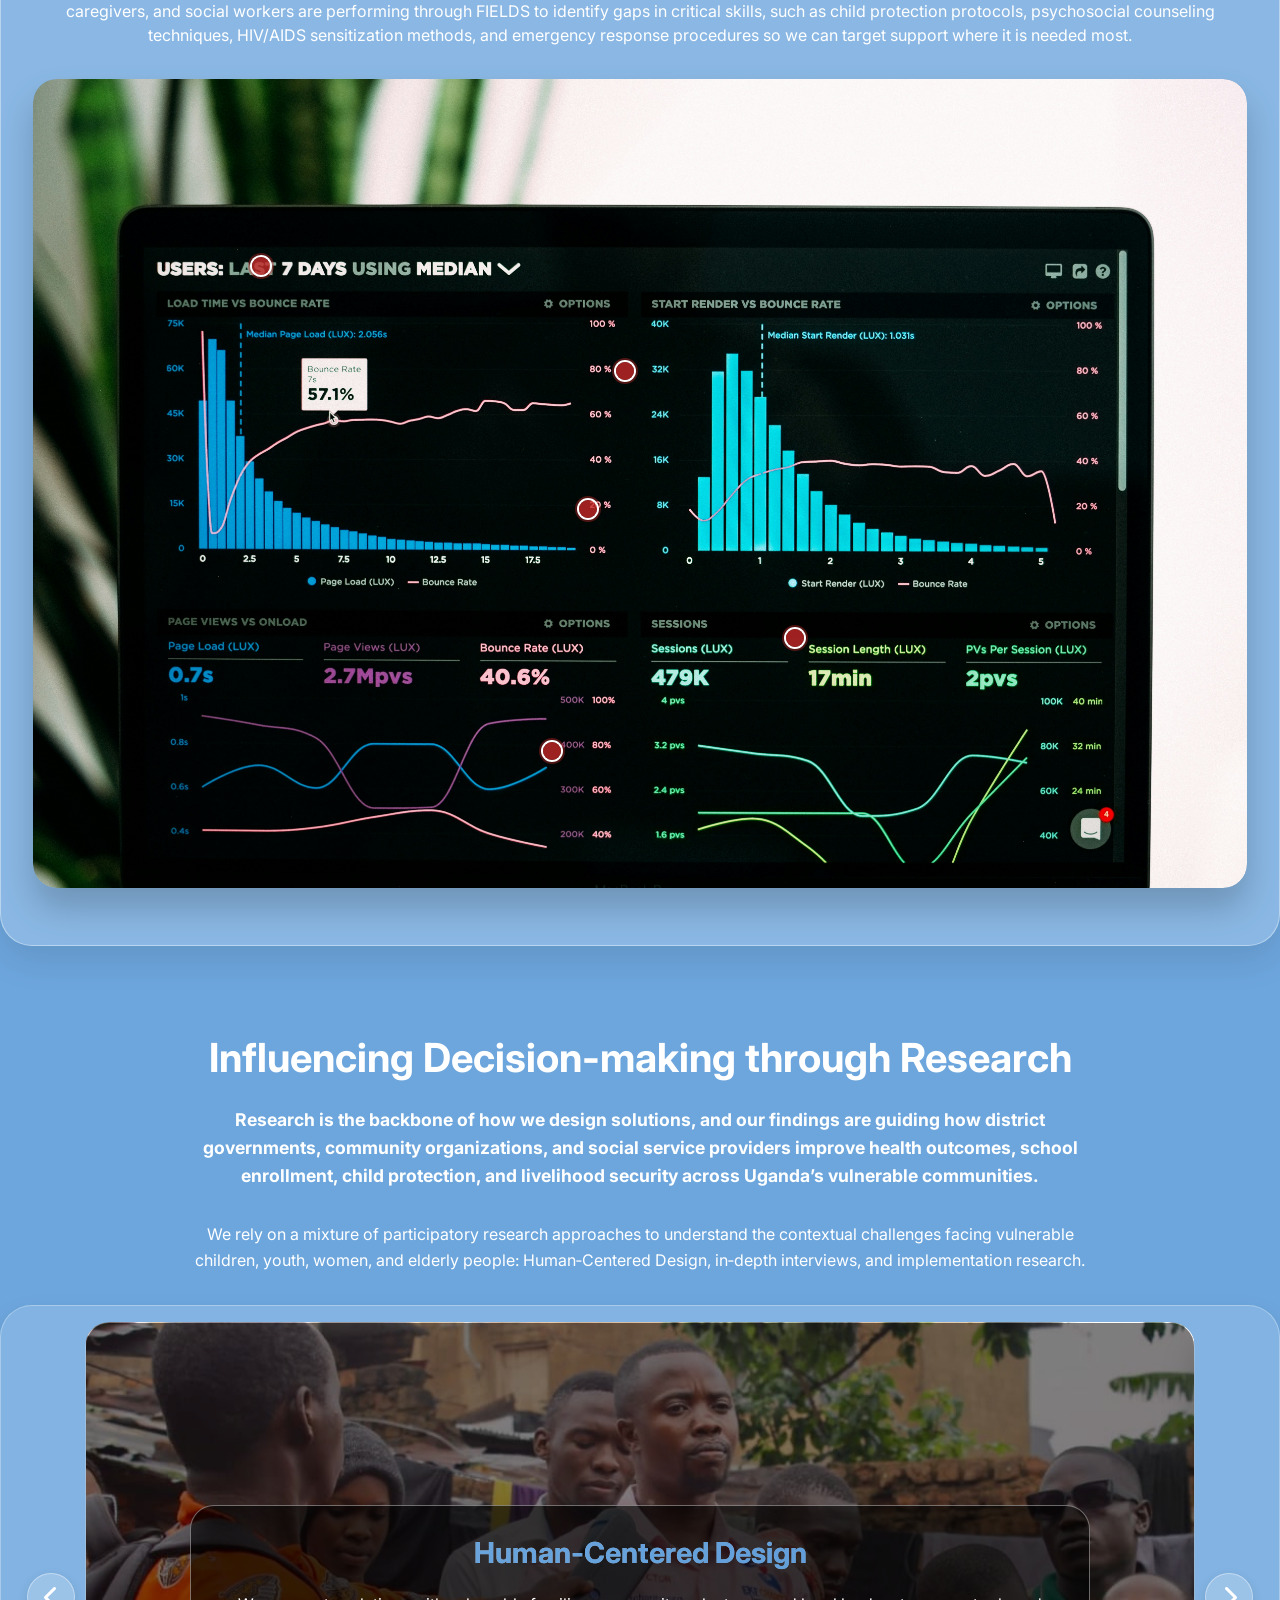
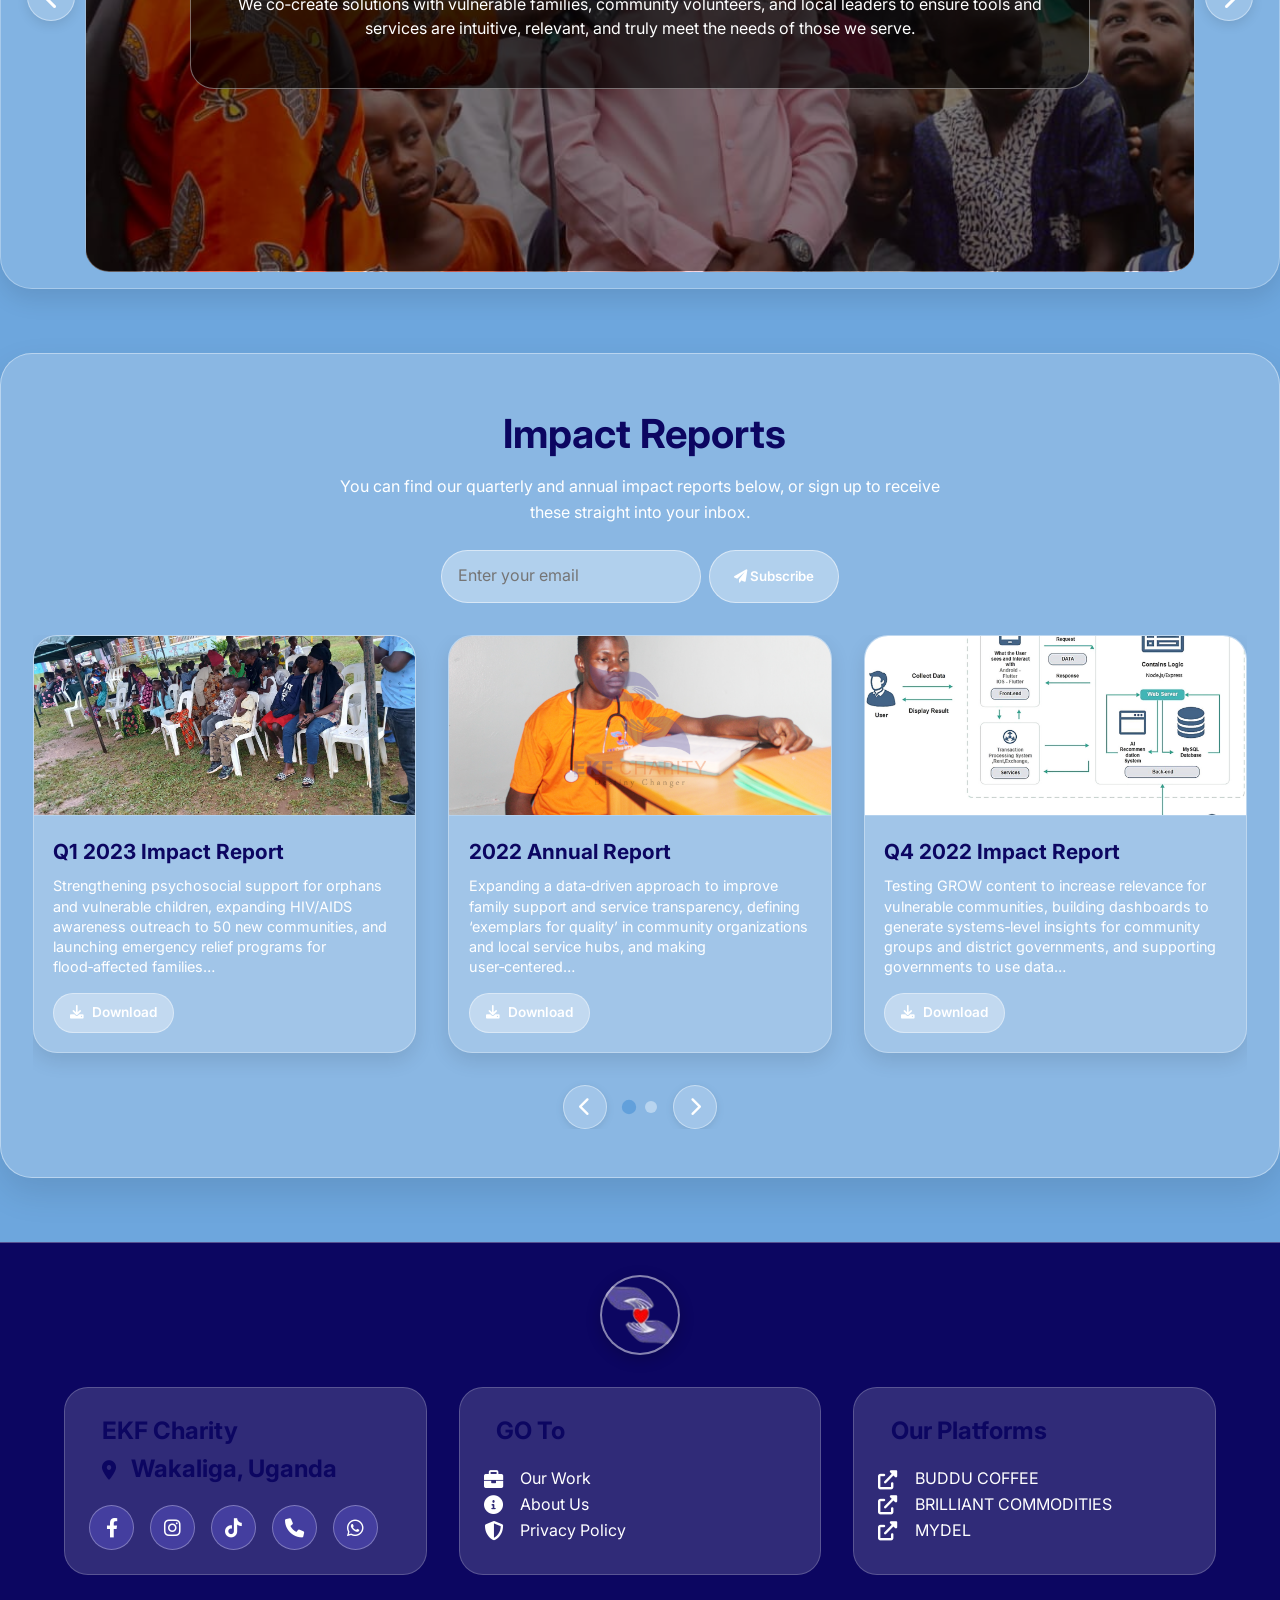
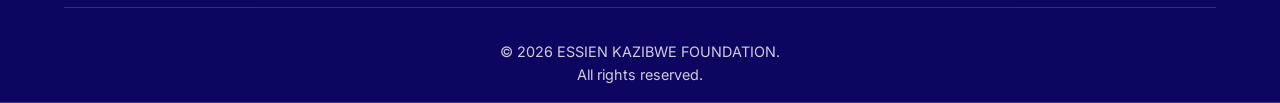
<file: impact-insights.html>
<!DOCTYPE html>
<html lang="en">
    <head>
        <meta charset="UTF-8">
        <meta name="viewport" content="width=device-width, initial-scale=1.0">
        <title>Impact & Insights | EKF-Charity</title>
        <!-- Font Awesome 6 (icons) & Google Font for readability -->
        <link rel="stylesheet" href="https://cdnjs.cloudflare.com/ajax/libs/font-awesome/6.0.0-beta3/css/all.min.css">
        <link href="https://fonts.googleapis.com/css2?family=Inter:opsz,wght@14..32,400;14..32,600;14..32,700&display=swap" rel="stylesheet">
        <link rel="stylesheet" href="style.css">
    </head>
    <body>
        <!-- NAVIGATION BAR (Red & Green theme) -->
        <nav class="navbar">
            <div class="nav-container">
                <div class="logo">
                    <i class="i-container" style= "background-image: url(images/logo.jpeg);"></i>
                    <div class= "logo-container">
                        <p><span>EKF</span></p>
                        <p><span class="highlight">CHARITY</span></p>
                    </div>    
                </div>
                <ul class="nav-menu" id="nav-menu">
                    <div class="dropdown">
                     <a href="index.html" class="dropbtn" id="about-main-btn"><span>OVERVIEW</span></a>
                    </div>
                    <div class="dropdown">
                        <a href="our-work.html" class="dropbtn" id="about-main-btn"><span>OUR WORK <span class="arrow-down">▿</span><span class="arrow-up">▵</span></span></a>
                        <div class="dropdown-content">
                            <a href="our-work.html#our-model">OUR MODEL</a>
                            <a href="our-work.html#sustainability">SUSTAINABILITY</a>
                            <a href="our-work.html#where-we-work">WHERE WE WORK</a>
                        </div>
                    </div>
                    <div class="dropdown">
                        <a href="impact-insights.html" class="dropbtn active" id="about-main-btn"><span>IMPACT & INSIGHTS <span class="arrow-down">▿</span><span class="arrow-up">▵</span></span></a>
                        <div class="dropdown-content">
                            <a href="impact-insights.html#impact-at-a-glance">IMPACT AT A GLANCE</a>
                            <a href="impact-insights.html#impact-by-area">IMPACT BY AREA</a>
                            <a href="impact-insights.html#data-driven-impact">DATA-DRIVEN IMPACT</a>
                            <a href="impact-insights.html#impact-reports">IMPACT REPORTS</a>
                        </div>
                    </div>
                    <div class="dropdown">
                        <a href="about.html" class="dropbtn" id="about-main-btn"><span>ABOUT US <span class="arrow-down">▿</span><span class="arrow-up">▵</span></span></a>
                        <div class="dropdown-content">
                            <a href="about.html#mission-vision-01">MISSION & VISION</a>
                            <a href="about.html#our-team-01">OUR TEAM</a>
                            <a href="about.html#leadership-team">LEADERSHIP TEAM</a>
                            <a href="about.html#board-of-directors">BOARD OF DIRECTORS</a>
                            <a href="about.html#partners">PARTNERS</a>
                        </div>
                    </div>
                    <a class="btn-secondary" href="role.html">ROLES</a>
                    <a class="btn-primary" href="https://flutterwave.com/donate/7qypp03qs9et">DONATE</a>
                </ul>
                <div class="hamburger"><i class="fas fa-bars"></i></div>
            </div>
        </nav>
        <!-- HERO SECTION (part of Home, but visible on all pages? We'll place it inside home) -->
        <section class="hero-section" id="hero">
            <div class="hero" style="background-image: url('images/ready.jpg');">
                <div class="hero-overlay"></div>
                <div class="hero-content">
                    <h1 class="animate-up">Improving health outcomes, educational achievement, and livelihood security for vulnerable children, youth, women, and elderly people.</h1>
                    <div class="hero-buttons animate-up delay-2">
                        <a class="btn-primary" href="#impact-reports" id="impact-at-a-glance">RECENT IMPACT →</a>
                    </div>
                </div>
            </div>
        </section>
        <main>
             <!-- Sidebar (off-canvas menu) -->
        <div class="sidebar" id="sidebar">
            <div class="sidebar-header">
                <div class="sidebar-logo">
                    <img src="images/logo.jpeg" alt="ekf Logo">
                    <span>EKF-CHARITY</span>
                </div>
                <button class="close-sidebar" id="closeSidebar">&times;</button>
            </div>
            <ul class="sidebar-menu">
                <li><a href="index.html">Home</a></li>
                <li><a href="our-work.html">Our Work ▿</a></li>
                <li><a href="impact-insights.html">Impact & Insights ▿</a></li>
                <li><a href="about.html">About Us ▿</a></li>
                <li><a href="role.html">Roles</a></li>
                <li><a href="#newsletter">Newsletter</a></li>
            </ul>
            <div class="sidebar-footer">
                <p><i class="fas fa-phone"></i> <a href="tel:+256751545436">Call Now</a></p>
                <p><i class="fab fa-whatsapp"></i> <a href="https://wa.me/256701715505" target="_blank">WhatsApp</a></p>
                <div class="social-links">
                    <a href="#"><i class="fab fa-facebook"></i></a>
                    <a href="#"><i class="fab fa-twitter"></i></a>
                    <a href="#"><i class="fab fa-instagram"></i></a>
                    <a href="https://www.tiktok.com/@ekfcharity"><i class="fa-brands fa-tiktok"></i></a>
                </div>
            </div>
        </div>
        <!-- Overlay for when sidebar is open -->
        <div class="sidebar-overlay" id="sidebarOverlay"></div>
            <section class="about-section" id="mission-vision" style="justify-content: center; align-items: center; text-align: center;">
                <h2>Impact at a Glance</h2>
                <div class="mission-block">
                    <p style="font-size: 1rem; margin-top: 4rem;">
                        We drive impact by empowering vulnerable families, the community groups and local leaders who support them, and the district governments that sustain the policies and systems that protect them. We rely on real‑time data, human insights, and proven evidence to expand health services, improve school enrollment, end hunger, <span style="color: var(--red);">and strengthen resilience for vulnerable communities across Uganda.</span>
                    </P>
                </div>
            </section>
            <!-- vulnerable communities -->
            <section class="price-section"> <!--LINE 1457-->
                <h2><i class="fas fa-chart-simple"></i>VULNERABLE COMMUNITIES WE SERVE</h2>
                <div class="price-cards">
                    <!-- Card 1: children -->
                    <div class="price-card">
                    <div class="price-meter" data-target="20000">
                    <div class="price-value">
                    <span class="price-number">0</span><span>+</span>
                    </div>
                    <small>CHILDREN</small>
                    <div class="meter-bar" hidden>
                    <div class="meter-fill-1"></div>
                    </div>
                    </div>
                    </div>
                    <!-- Card 2: women and youth -->
                    <div class="price-card">
                    <i class="fa-thin fa-children"></i>
                    <div class="price-meter" data-target="5500">
                    <div class="price-value">
                    <span class="price-number">0</span><span>+</span>
                    </div>
                    <small>WOMEN AND YOUTH</small>
                    <div class="meter-bar" hidden>
                    <div class="meter-fill-2"></div>
                    </div>
                    </div>
                    </div>
                    <!-- Card 3: eldery and families -->
                    <div class="price-card">
                    <i class="fa-solid fa-people-roof"></i>
                    <div class="price-meter" data-target="3550">
                    <div class="price-value">
                    <span class="price-number">0</span><span>+</span>
                    </div>
                    <small>ELDERLY AND FAMILIES</small>
                    <div class="meter-bar" hidden>
                    <div class="meter-fill-3"></div>
                    </div>
                    </div>
                    </div>
                </div>
                </div>
            </section>

            <section class="impact-area-section" style="border: none; background: transparent;">
                <div class="impact-area-container image-left">
                <div class="area-text" style="border: none; background: transparent;">
                <h2 style="color: var(--white);">Impact by Area</h2>
                <p class="lead">We drive impact by designing solutions with and for vulnerable children, youth, women, elderly people, and the community volunteers, local organizations, and district governments that support them  using data to improve health outcomes, educational access, food security, and protection services.</p>
                <p class="white">Specifically our solutions drive impact in three areas:</p>
                </div>     
                <div class="area-image" style="display: transparent;">
                </div>
                </div>
            </section>

            <section class="impact-area-section">
            <div class="impact-area-container image-left">
            <div class="area-image">
            <img src="images/health.jpg" alt="Coffee farmer with smartphone" loading="lazy">
            </div>
            <div class="area-text">
            <h2>Health Seeking & Service Access</h2>
            <p class="lead">Many vulnerable families in Uganda face delays in accessing healthcare, education, and protection services. GROW empowers communities with real‑time SMS alerts on clinic hours, school enrollment, immunization drives, and HIV testing  helping them make informed decisions. Families learn key practices: timely vaccination, nutrition, child protection reporting, and psychosocial support. We share community feedback with district governments to make services more responsive.</p>
            </div>
            </div>
            </section>

            <section class="impact-area-section">
            <div class="impact-area-container image-left">
            <div class="area-text">
            <h2>Quality & skilled support</h2>
            <p class="lead">A significant share of vulnerability in Uganda’s communities stems from gaps in child protection, psychosocial care, inconsistent support for vulnerable families, and limited emergency response during health crises, food shortages, or natural disasters. FIELDS builds the capacity of frontline community volunteers, social workers, caregivers, and government officers to deliver timely, hands‑on support through continuous, simulation‑based training that takes place in communities and at local service hubs. We share data on volunteer performance and family outcomes with district social welfare and health managers, helping them track and address skills and knowledge gaps on a real‑time basis.</p>
            </div>     
            <div class="area-image">
            <img src="images/walk.jpg" alt="Coffee farmer with smartphone" loading="lazy">
            </div>
            </div>
            </section>

            <section class="impact-area-section">
            <div class="impact-area-container image-left">
            <div class="area-image">
            <img src="images/mother-img.jpg" alt="Coffee farmer with smartphone" loading="lazy">
            </div>
            <div class="area-text">
            <h2>Sustainable Financing</h2>
            <p class="lead">Our vision of an “end game” at scale is our district government partners, together with community‑based organizations and local leaders, leading and sustainably financing cost‑effective innovations within Uganda’s health, education, and social protection systems. We achieve this by helping them better budget for high‑impact solutions that improve healthcare access, school enrollment, child protection, and food security  while generating real‑time data that helps them allocate limited resources more strategically and transparently.</p>
            </div>
            </div>
            <span id ="data-driven-impact"></span>
            </section>

            <!-- Mission & Vision (with anchor id) -->
            <section class="about-section" id="mission-vision-011"> <!-- our mission id changed intentionally -->
            <h2 style="font-size: 3.4rem;">Data-driven <span class="black">impact</span></h2>
            <div class="mission-block">
            <p style="font-size: 1.1rem; margin-top: 3rem;">We combine real-time data from vulnerable families, community organizations, and service providers with deep, participatory research to help district governments, social welfare departments, and national ministries identify, monitor, and address gaps in healthcare access, school enrollment, child protection, and livelihood support.</span></p>
            <p style="font-size: 1rem;">Given the complexity of vulnerable communities' needs, we field data and insights from across a family’s journey  from crisis to stability, from hunger to food security, from isolation to community connection  to monitor the connected, yet often siloed, gaps that affect well-being and resilience. The research we conduct and the data tools we co‑design with our government partners help inform better policies, improve social services, and direct limited resources to where they are most needed. We monitor our impact on outcomes through national information systems, including the Ministry of Health's district health information systems and the Ministry of Education's school management platforms.
            </p>
            </div>
            </section>

            <section class="insights-section">
            <h2>What can we learn from our Dashboards?</h2>
            <p>We track what vulnerable families ask us and self‑report on GROW to understand barriers to healthcare access, school enrollment, and livelihood opportunities  optimizing service referrals and better understanding the quality of community support from the family’s perspective. We also monitor how community volunteers, caregivers, and social workers are performing through FIELDS to identify gaps in critical skills, such as child protection protocols, psychosocial counseling techniques, HIV/AIDS sensitization methods, and emergency response procedures  so we can target support where it is needed most.</p>

            <div class="insights-interactive">
            <div class="insights-background">
            <!-- Replace with your own image (dashboard, laptop, etc.) -->
            <img src="images/data-clear.jpg" alt="Dashboard insights" loading="lazy">
            <div class="dots-overlay" id="dotsOverlay">
            <div class="dot" data-question="How does healthcare access and service quality differ across districts?"></div>
            <div class="dot" data-question="Which communities have the highest rates of child protection concerns and school dropouts?"></div>
            <div class="dot" data-question="What are the most frequently missed opportunities for HIV testing and reproductive health education?"></div>
            <div class="dot" data-question="What specific skills and knowledge gaps exist among community volunteers and social workers?"></div>
            <div class="dot" data-question="Are vulnerable families adequately equipped to adopt sustainable livelihood practices and access financial support?"></div>
            </div>
            </div>
            </div>
            </section>    




            <!-- STORIES FROM THE FIELD (PULSE impact stories) -->
            <section class="fullwidth-carousel" id="stories-carousel">
            <div class="carousel-header">
            <h2>Influencing Decision-making through Research</h2>
            <p><strong style="font-size: 1.1rem; color: var(--white);">Research is the backbone of how we design solutions, and our findings are guiding how district governments, community organizations, and social service providers improve health outcomes, school enrollment, child protection, and livelihood security across Uganda’s vulnerable communities.</strong></p>
            <p style="font-size: 1rem; color: var(--white);">We rely on a mixture of participatory research approaches to understand the contextual challenges facing vulnerable children, youth, women, and elderly people: Human‑Centered Design, in‑depth interviews, and implementation research.</p>
            </div>

            <div class="carousel-wrapper">
            <button class="carousel-nav prev"><i class="fas fa-chevron-left"></i></button>
            <div class="carousel-container">
            <div class="carousel-track" id="storiesTrack">
            <!-- Story 1  Vulnerable child -->
            <div class="carousel-card" style="background-image: url('images/impat-img.jpg');">
            <div class="card-overlay">
            <div class="card-content">
            <h3>Human‑Centered Design</h3>
            <p>We co‑create solutions with vulnerable families, community volunteers, and local leaders to ensure tools and services are intuitive, relevant, and truly meet the needs of those we serve.</p>
            </div>
            </div>
            </div>
            <!-- Story 2  Vulnerable youth -->
            <div class="carousel-card" style="background-image: url('images/insight.jpg');">
            <div class="card-overlay">
            <div class="card-content">
            <h3>In‑depth Interviews</h3>
            <p>We listen to the lived experiences of those we serve  vulnerable families and community workers  to uncover hidden barriers and opportunities for better health, education, and livelihoods that surveys alone cannot reveal.</p>
            </div>
            </div>
            </div>
            <!-- Story 3  Vulnerable woman / mother -->
            <div class="carousel-card" style="background-image: url('images/children5.jpg');">
            <div class="card-overlay">
            <div class="card-content">
            <h3>Implementation Research</h3>
            <p>We study how our health, education, and child protection programs work in real‑world settings  generating evidence that helps district governments and local community organizations scale what works best for vulnerable children, youth, women, and elderly people.</p>
            </div>
            </div>
            </div>
            <!-- Story 4  Elderly person -->
            <div class="carousel-card" style="background-image: url('images/teenage.jpg');">
            <div class="card-overlay">
            <div class="card-content">
            <h3>Human‑Centered Design</h3>
            <p>We co‑create solutions with vulnerable families, community volunteers, and local leaders to ensure tools and services are intuitive, relevant, and truly meet the needs of those we serve.</p>
            </div>
            </div>
            </div>
            <!-- Story 5  Vulnerable family -->
            <div class="carousel-card" style="background-image: url('images/children5.jpg');">
            <div class="card-overlay">
            <div class="card-content">
            <h3>In‑depth Interviews</h3>
            <p>We listen to the lived experiences of those we serve  vulnerable families and community workers  to uncover hidden barriers and opportunities for better health, education, and livelihoods that surveys alone cannot reveal.</p>
            </div>
            </div>
            </div>
            </div>
            </div>
            <button class="carousel-nav next"><i class="fas fa-chevron-right"></i></button>
            </div>
            </section>


            <span id="impact-reports"></span>
            <section class="reports-section">
            <div class="reports-header">
            <h2><i class="fas fa-chart-simple"></i> Impact Reports</h2>
            <p>You can find our quarterly and annual impact reports below, or sign up to receive these straight into your inbox.</p>
            <form class="reports-signup" id="reportsSignup">
            <input type="email" placeholder="Enter your email" required>
            <button type="submit"><i class="fas fa-paper-plane"></i> Subscribe</button>
            </form>
            </div>

            <div class="reports-carousel-container">
            <div class="reports-track" id="reportsTrack">
            <!-- Report cards will be injected by JS -->
            </div>
            <div class="reports-nav">
            <button class="reports-prev" id="reportsPrev"><i class="fas fa-chevron-left"></i></button>
            <div class="reports-pagination" id="reportsPagination"></div>
            <button class="reports-next" id="reportsNext"><i class="fas fa-chevron-right"></i></button>
            </div>
            </div>
            </section>
        </main>

        <!-- FOOTER with TOS/PP/FAQ modals, contacts, WhatsApp, other platform -->
        <footer>
            <div class="logo">
             <i class="i-container" style="background-image: url(images/logo.jpeg);"></i>
            </div>
            <div class="footer-content">
                <div class="footer-section">
                    <h4>EKF Charity<BR><i class="fas fa-map-marker-alt"></i> Wakaliga, Uganda</h4>
                    <div class="social-links">
                        <a href="https://facebook.com/@ekfcharity" class="social-icon" target="_blank"><i class="fab fa-facebook-f"></i></a>
                        <a href="https://instagram.com/@ekfcharity" class="social-icon" target="_blank"><i class="fab fa-instagram"></i></a>
                        <a href="https://www.tiktok.com/@ekfcharity.oficialpage" class="social-icon" target="_blank"><i class="fab fa-tiktok"></i></a>
                        <a href="tel:+256751545436" class="social-icon" target="_blank"><i class="fas fa-phone"></i></a>
                        <a href="https://wa.me/256751545436" class="social-icon" target="_blank"><i class="fab fa-whatsapp"></i></a>
                    </div>
                </div>
                <div class="footer-section">
                    <h4>GO To</h4>
                    <a href="our-work.html"><i class="fa-solid fa-briefcase"></i> Our Work</a>
                    <a href="about.html"><i class="fa-solid fa-circle-info"></i> About Us</a>
                    <a href="ekf-charitys-data-protection-policy-2024.html"><i class="fas fa-shield"></i> Privacy Policy</a>
                </div>
                <div class="footer-section">
                    <h4>Our Platforms</h4>
                    <a href="https://buddu-coffee.vercel.app" target="_blank"><i class="fas fa-external-link-alt"></i> BUDDU COFFEE</a>
                    <a href="https://brilliantcommodities.net/" target="_blank"><i class="fas fa-external-link-alt"></i> BRILLIANT COMMODITIES</a>
                    <a href="https://ngobase.org/" target="_blank"><i class="fas fa-external-link-alt"></i> MYDEL</a>
                </div>
            </div>
            <div class="footer-bottom">
                &copy; 2026 ESSIEN KAZIBWE FOUNDATION.
                <p>All rights reserved.</p>
            </div>
        </footer>
        <script>
            // ===== CAROUSEL WITH AUTO-PLAY ON THRESHOLD 0.3 =====
            document.addEventListener('DOMContentLoaded', function() {
            const track = document.getElementById('storiesTrack');
            const prevBtn = document.querySelector('#stories-carousel .prev');
            const nextBtn = document.querySelector('#stories-carousel .next');
            const carouselContainer = document.querySelector('#stories-carousel .carousel-container');

            if (!track || !prevBtn || !nextBtn) return;

            let currentIndex = 0;
            let autoPlayInterval = null;
            let isPlaying = false;
            const totalCards = track.children.length;
            const cardWidth = track.children[0]?.offsetWidth || 0;
            let visible = false;

            // Function to update carousel position
            function updateCarousel() {
            const containerWidth = carouselContainer.offsetWidth;
            const cardWidthFull = track.children[0]?.offsetWidth || containerWidth;
            const newTransform = -currentIndex * cardWidthFull;
            track.style.transform = `translateX(${newTransform}px)`;
            }

            // Auto-play function
            function startAutoPlay() {
            if (autoPlayInterval) clearInterval(autoPlayInterval);
            autoPlayInterval = setInterval(() => {
            if (!visible) return;
            currentIndex = (currentIndex + 1) % totalCards;
            updateCarousel();
            }, 5000); // change slide every 5 seconds
            isPlaying = true;
            }

            function stopAutoPlay() {
            if (autoPlayInterval) {
            clearInterval(autoPlayInterval);
            autoPlayInterval = null;
            }
            isPlaying = false;
            }

            // Intersection Observer  start when 30% of carousel is visible
            const observer = new IntersectionObserver((entries) => {
            entries.forEach(entry => {
            if (entry.isIntersecting) {
            visible = true;
            if (!isPlaying) startAutoPlay();
            } else {
            visible = false;
            // Optional: stop when out of view? We'll keep playing but won't advance if not visible.
            // Actually we'll just pause to save resources.
            stopAutoPlay();
            }
            });
            }, { threshold: 0.3 });

            const carouselSection = document.getElementById('stories-carousel');
            if (carouselSection) observer.observe(carouselSection);

            // Manual navigation  pause auto-play temporarily, then restart after 5 sec
            function manualNavigate(direction) {
            stopAutoPlay();
            if (direction === 'next') {
            currentIndex = (currentIndex + 1) % totalCards;
            } else if (direction === 'prev') {
            currentIndex = (currentIndex - 1 + totalCards) % totalCards;
            }
            updateCarousel();
            // Restart auto-play after 5 seconds of inactivity
            setTimeout(() => {
            if (visible && !isPlaying) startAutoPlay();
            }, 5000);
            }

            // Get original cards (the 3 we have)
            const originalCards = Array.from(document.querySelectorAll('.carousel-card'));
            const totalOriginal = originalCards.length;

            // Clone first and last for infinite loop
            const firstClone = originalCards[0].cloneNode(true);
            const lastClone = originalCards[totalOriginal - 1].cloneNode(true);
            track.appendChild(firstClone);
            track.insertBefore(lastClone, originalCards[0]);

            // All cards including clones
            const allCards = Array.from(track.children);
            const totalSlides = allCards.length;


            let startX = 0;
            let startTranslate = 0;
            let isDragging = false;
            let dragDistance = 0;

            // Function to get the width of one card
            function getCardWidth() {
            return originalCards[0].offsetWidth;
            }

            function moveToIndex(index, withTransition = true) {
            if (withTransition) {
            track.style.transition = 'transform 0.4s cubic-bezier(0.2, 0.9, 0.4, 1.1)';
            } else {
            track.style.transition = 'none';
            }
            const offset = -index * getCardWidth();
            track.style.transform = `translateX(${offset}px)`;
            currentIndex = index;

            // After transition, if at clone, jump to real card without transition
            if (withTransition) {
            setTimeout(() => {
            if (currentIndex === 0) {
            // at first clone, jump to last original
            moveToIndex(totalOriginal, false);
            } else if (currentIndex === totalSlides - 1) {
            // at last clone, jump to first original
            moveToIndex(1, false);
            }
            }, 400);
            }
            }

            // Navigation functions
            function nextSlide() {
            moveToIndex(currentIndex + 1);
            }
            function prevSlide() {
            moveToIndex(currentIndex - 1);
            }
            // ----- Drag / Swipe -----
            function onDragStart(e) {
            e.preventDefault();
            isDragging = true;
            startX = e.type === 'mousedown' ? e.pageX : e.touches[0].pageX;
            startTranslate = currentIndex * getCardWidth();
            track.style.transition = 'none';
            track.style.cursor = 'grabbing';
            }


            function onDragMove(e) {
            if (!isDragging) return;
            const currentX = e.type === 'mousemove' ? e.pageX : e.touches[0].pageX;
            const deltaX = currentX - startX;
            dragDistance = deltaX;
            const newTranslate = startTranslate - deltaX;
            track.style.transform = `translateX(-${newTranslate}px)`;
            }

            function onDragEnd() {
            if (!isDragging) return;
            isDragging = false;
            track.style.cursor = '';
            track.style.transition = 'transform 0.4s cubic-bezier(0.2, 0.9, 0.4, 1.1)';
            if (Math.abs(dragDistance) > 50) {
            if (dragDistance > 0) {
            prevSlide();
            } else {
            nextSlide();
            }
            } else {
            // snap back to current index
            moveToIndex(currentIndex);
            }
            dragDistance = 0;
            }


            prevBtn.addEventListener('click', () => manualNavigate('prev'));
            nextBtn.addEventListener('click', () => manualNavigate('next'));

            // Mouse events
            track.addEventListener('mousedown', onDragStart);
            window.addEventListener('mousemove', onDragMove);
            window.addEventListener('mouseup', onDragEnd);

            // Touch events
            track.addEventListener('touchstart', onDragStart);
            window.addEventListener('touchmove', onDragMove);
            window.addEventListener('touchend', onDragEnd);

            // Initial position (first real card)
            moveToIndex(1, false);

            // Handle window resize
            window.addEventListener('resize', () => {
            updateCarousel();
            });

            // Optional: button click to open full story (you can link to a modal or new page)
            document.querySelectorAll('.story-btn').forEach(btn => {
            btn.addEventListener('click', (e) => {
            e.stopPropagation();
            const story = btn.getAttribute('data-story');
            // Replace with your actual story page or modal
            alert(`Opening story for ${story}  you can link to a detailed page.`);
            // window.location.href = `/stories/${story}.html`;
            });
            });
            });
        </script>
        <script src="our-work.js"></script>
    </body>
</html>
</file>
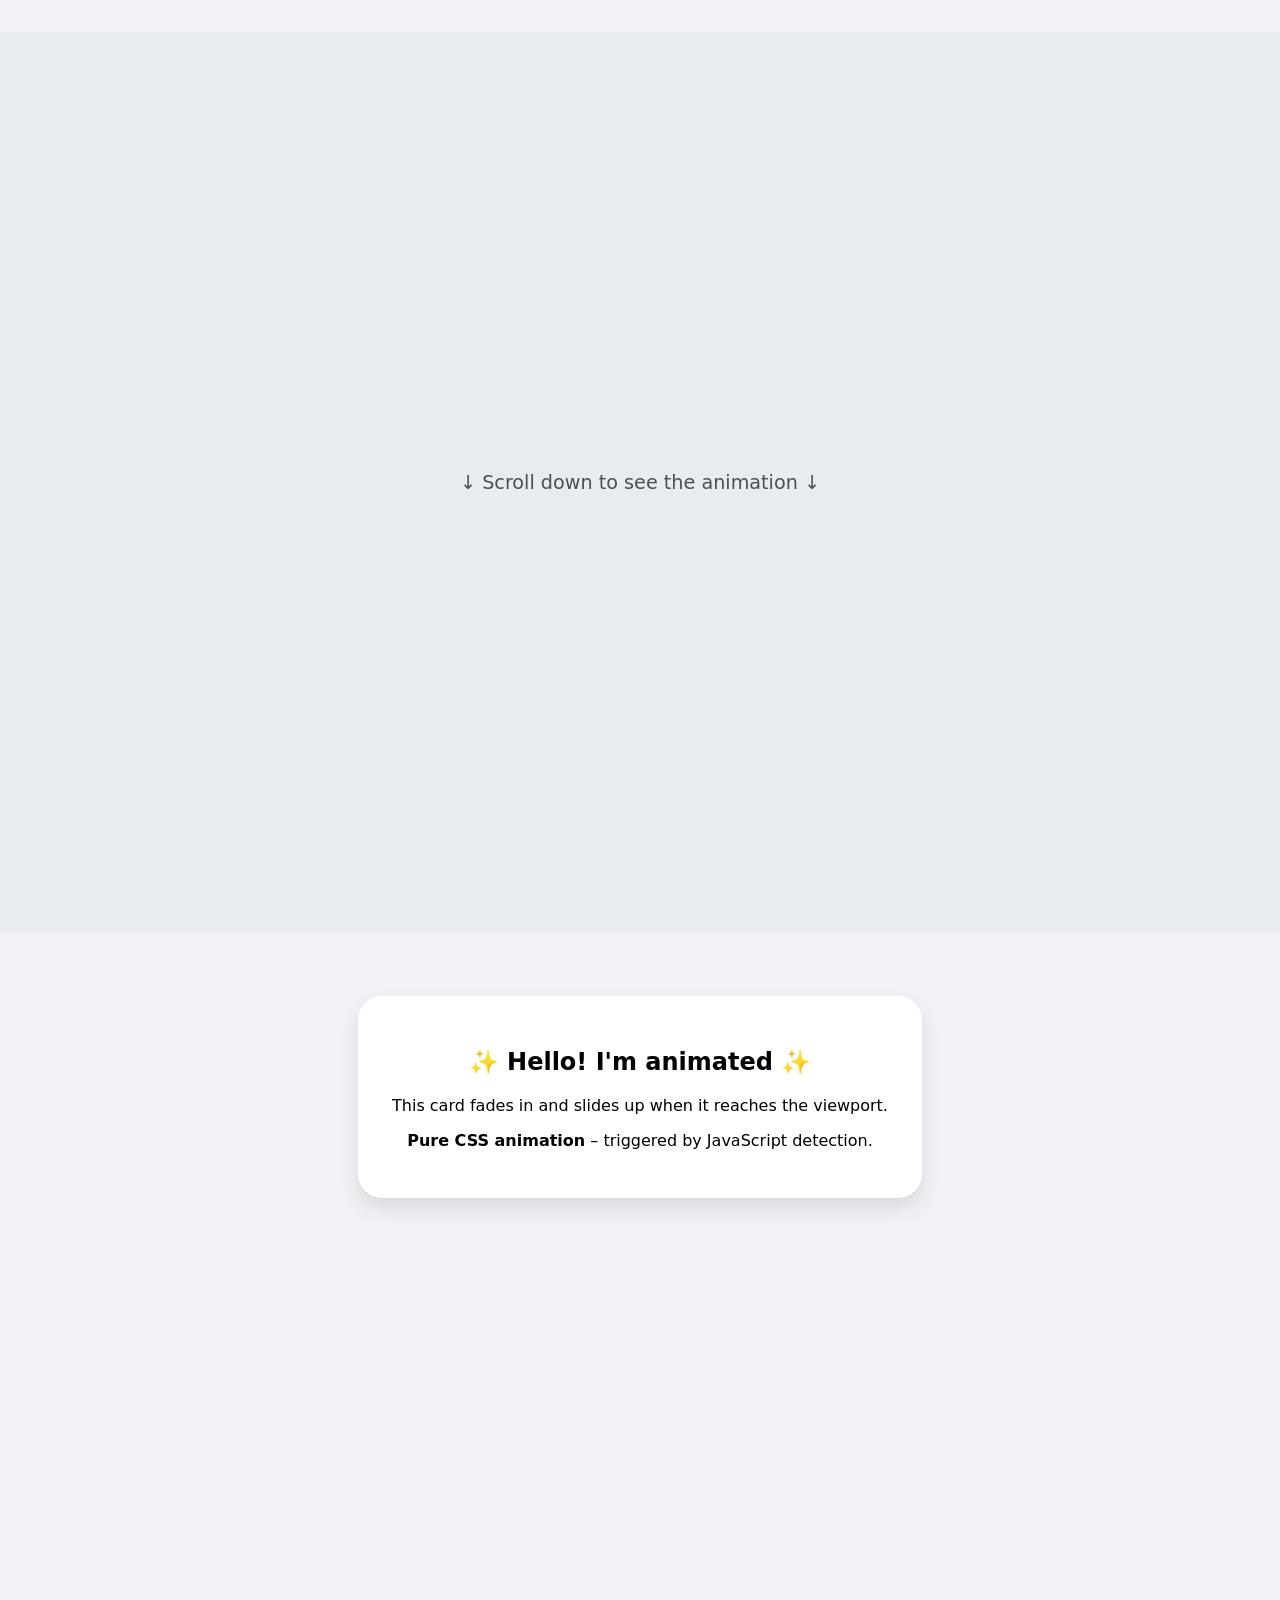
<file: interectionOberver.html>
<!DOCTYPE html>
<html lang="en">
<head>
  <meta charset="UTF-8">
  <meta name="viewport" content="width=device-width, initial-scale=1.0">
  <title>Viewport Animation – CSS + JS</title>
  <style>
    /* Just for demo spacing and visual clarity */
    body {
      font-family: system-ui, sans-serif;
      margin: 0;
      padding: 2rem;
      background: #f0f2f5;
    }

    .spacer {
      height: 100vh;  /* pushes content down to force scrolling */
      display: flex;
      align-items: center;
      justify-content: center;
      background: #e9ecef;
      margin: 0 -2rem;
      font-size: 1.2rem;
      color: #495057;
    }

    /* The element we want to animate */
    .animated-card {
      background: white;
      border-radius: 24px;
      padding: 2rem;
      max-width: 500px;
      margin: 4rem auto;
      box-shadow: 0 10px 20px rgba(0,0,0,0.1);
      text-align: center;
      
      /* Initially hidden (opacity 0, moved down) */
      opacity: 0;
      transform: translateY(40px);
      transition: opacity 0.6s ease, transform 0.6s ease;
    }

    /* When this class is added by JS, element fades & slides into place */
    .animated-card.visible {
      opacity: 1;
      transform: translateY(0);
    }

    /* You can also use keyframes animation instead of transition */
    /* 
    .animated-card {
      opacity: 0;
      transform: translateY(40px);
    }
    .animated-card.visible {
      animation: slideFade 0.6s forwards;
    }
    @keyframes slideFade {
      to {
        opacity: 1;
        transform: translateY(0);
      }
    }
    */
  </style>
</head>
<body>

  <div class="spacer">
    ↓ Scroll down to see the animation ↓
  </div>

  <div class="animated-card" id="myCard">
    <h2>✨ Hello! I'm animated ✨</h2>
    <p>This card fades in and slides up when it reaches the viewport.</p>
    <p><strong>Pure CSS animation</strong> – triggered by JavaScript detection.</p>
  </div>

  <div style="height: 100vh;"></div> <!-- extra scroll space -->

  <script>
    // Intersection Observer: detects when the element enters viewport
    const card = document.getElementById('myCard');
    
    const observer = new IntersectionObserver((entries) => {
      entries.forEach(entry => {
        if (entry.isIntersecting) {
          entry.target.classList.add('visible');
          // Once animated, you can stop observing to save resources:
          observer.unobserve(entry.target);
        }
      });
    }, {
      threshold: 0.3  // trigger when 30% of element is visible
    });
    
    observer.observe(card);
  </script>
</body>
</html>
</file>
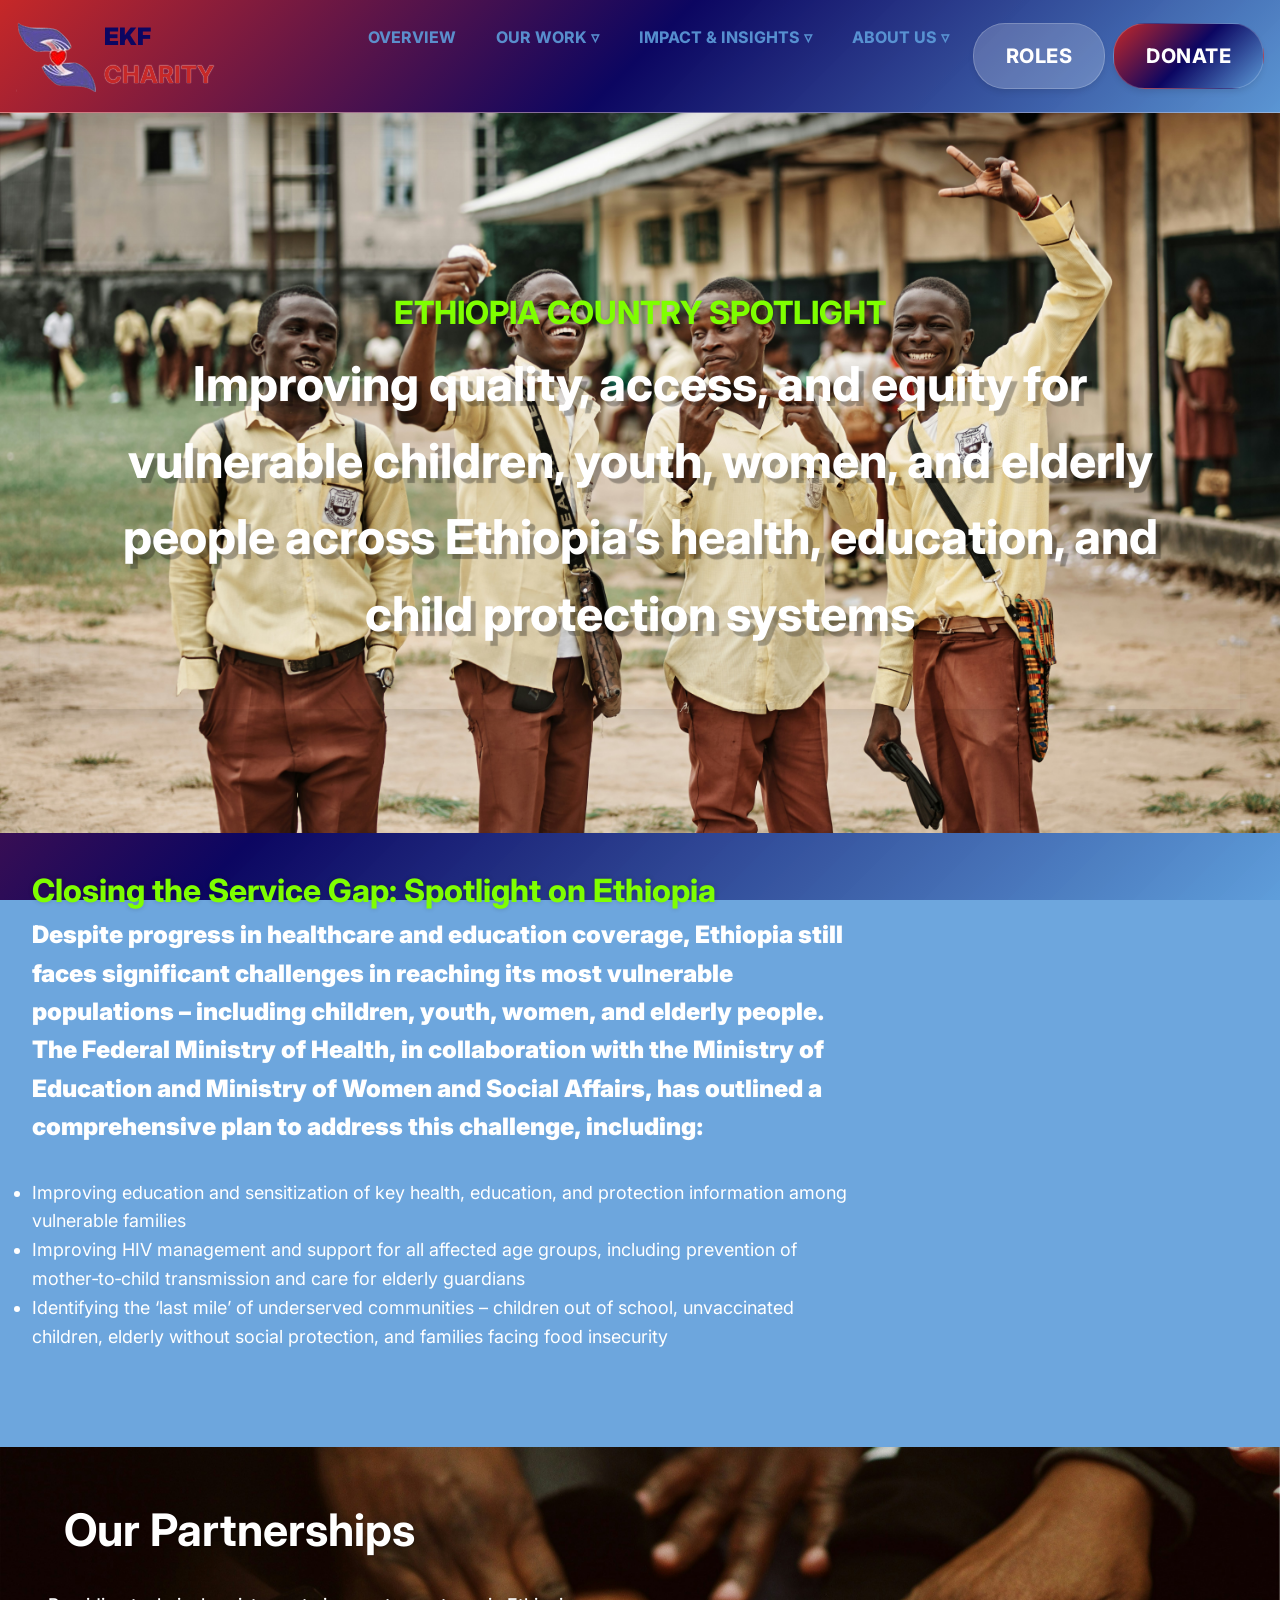
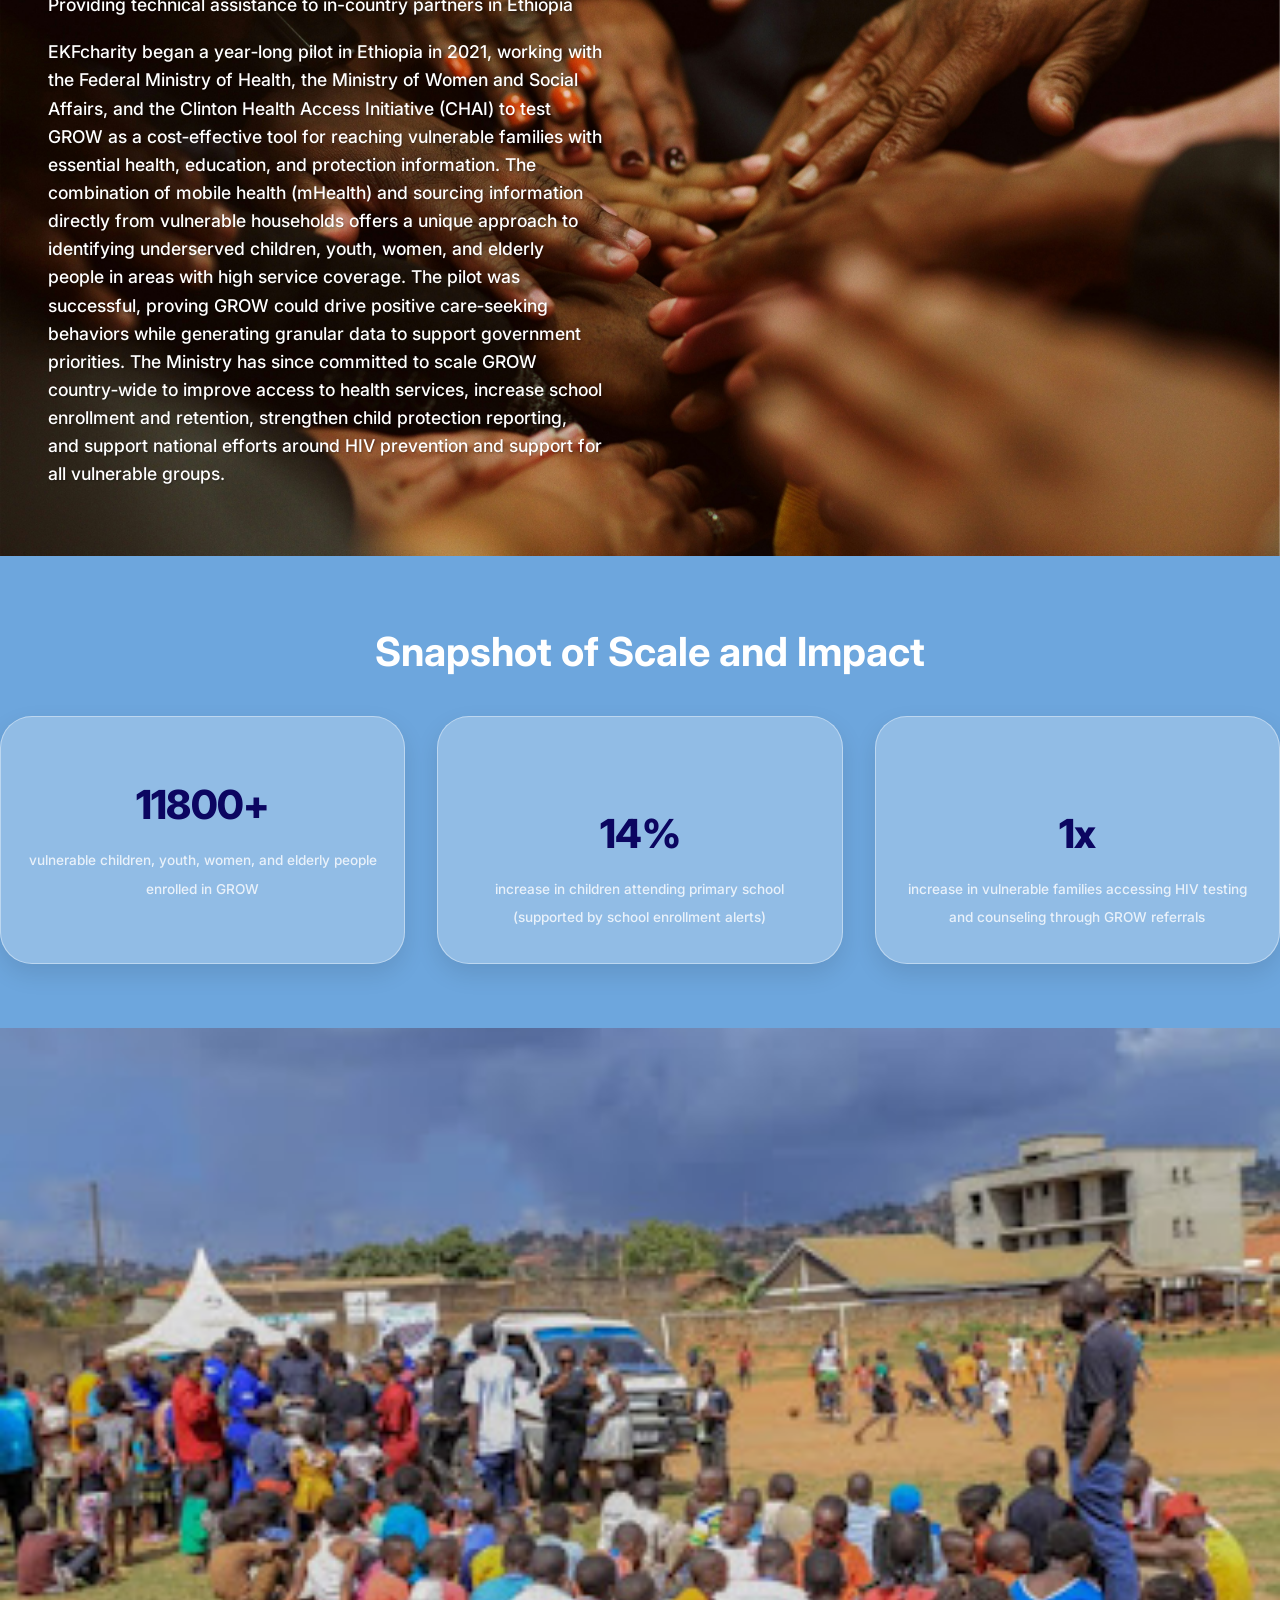
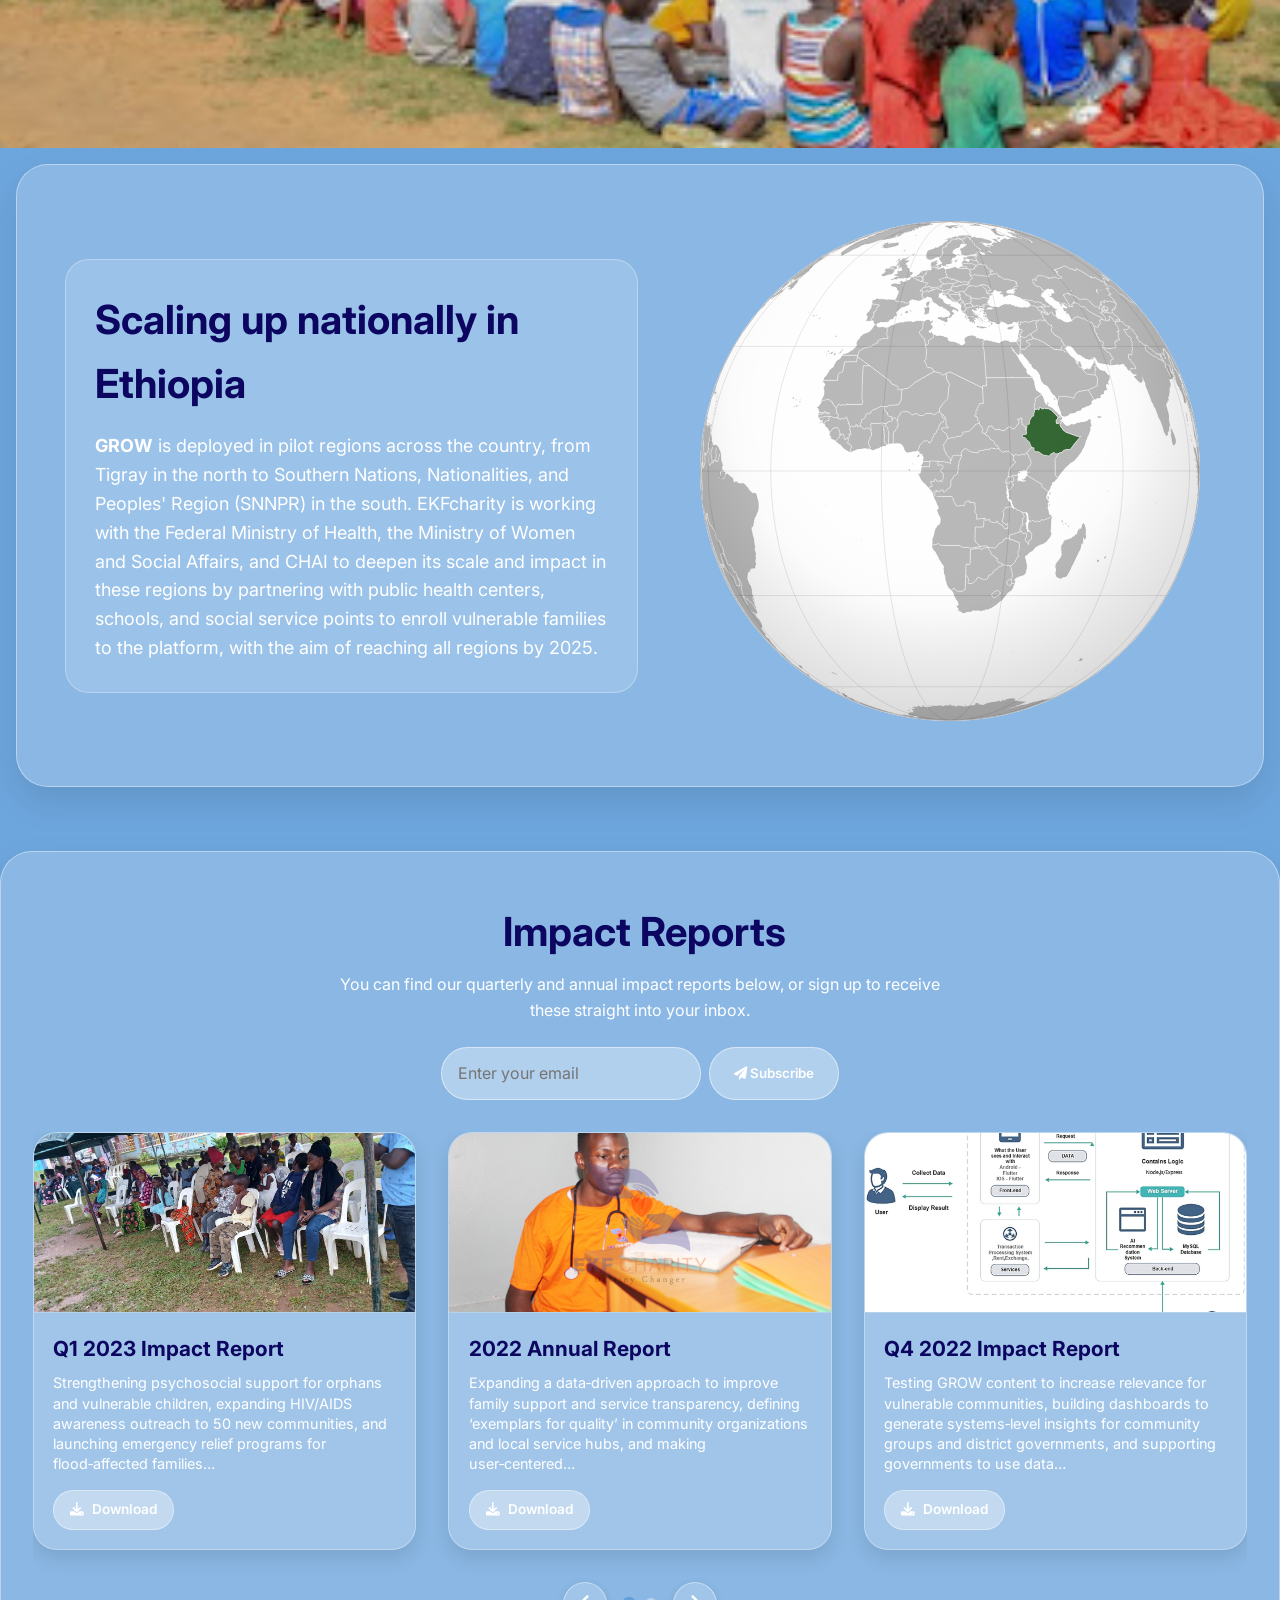
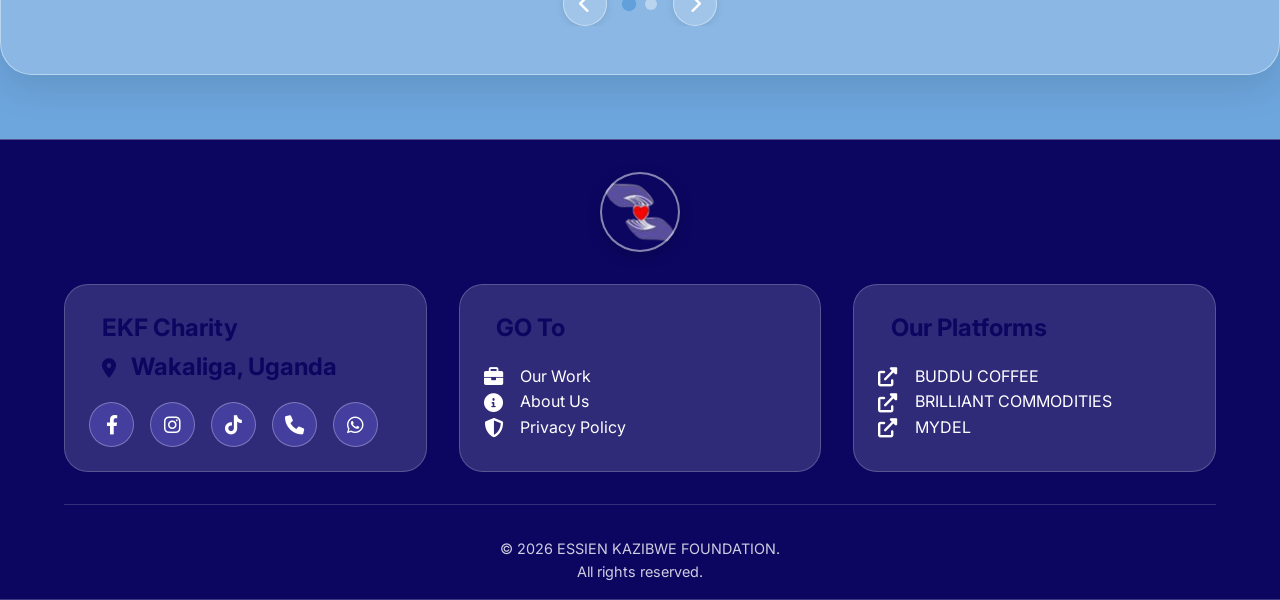
<file: our-work-ethiopia.html>
<!DOCTYPE html>
<html lang="en">
<head>
    <meta charset="UTF-8">
    <meta name="viewport" content="width=device-width, initial-scale=1.0, maximum-scale=2.0">
    <title>ETHIOPIA COUNTRY | EKF-Charity</title>
    <!-- Font Awesome 6 (icons) & Google Font for readability -->
    <link rel="stylesheet" href="https://cdnjs.cloudflare.com/ajax/libs/font-awesome/6.0.0-beta3/css/all.min.css">
    <link href="https://fonts.googleapis.com/css2?family=Inter:opsz,wght@14..32,400;14..32,600;14..32,700&display=swap" rel="stylesheet">
    <link rel="stylesheet" href="style.css">
</head>
<body>

<!-- NAVIGATION BAR (Red & Green theme) -->
    <nav class="navbar">
        <div class="nav-container">
            <div class="logo">
                <i class="i-container" style= "background-image: url(images/logo.jpeg);"></i>
                <div class= "logo-container">
                <p><span>EKF</span></p>
                <p><span class="highlight">CHARITY</span></p>
                </div>    
            </div>
            <ul class="nav-menu" id="nav-menu">
                <div class="dropdown">
                <a href="index.html" class="dropbtn" id="about-main-btn"><span>OVERVIEW</span></a>
                </div>

                <div class="dropdown">
                    <a href="our-work.html" class="dropbtn" id="about-main-btn"><span>OUR WORK ▿</span></a>
                    <div class="dropdown-content">
                    <a href="our-work.html#our-model">OUR MODEL</a>
                    <a href="our-work.html#sustainability">SUSTAINABILITY</a>
                    <a href="our-work.html#where-we-work">WHERE WE WORK</a>

                 </div>
                </div>
                <div class="dropdown">
                <a href="impact-insights.html" class="dropbtn" id="about-main-btn"><span>IMPACT & INSIGHTS ▿</span></a>
                <div class="dropdown-content">
                    <a href="impact-insights.html#impact-at-a-glance">IMPACT AT A GLANCE</a>
                    <a href="impact-insights.html#impact-by-area">IMPACT BY AREA</a>
                    <a href="impact-insights.html#data-driven-impact">DATA-DRIVEN IMPACT</a>
                    <a href="impact-insights.html#impact-reports">IMPACT REPORTS</a>
                </div>
            </div>
                <div class="dropdown">
                <a href="about.html" class="dropbtn" id="about-main-btn"><span>ABOUT US ▿</span></a>
                <div class="dropdown-content">
                    <a href="about.html#mission-vision-01">MISSION & VISION</a>
                    <a href="about.html#our-team-01">OUR TEAM</a>
                    <a href="about.html#leadership-team">LEADERSHIP TEAM</a>
                    <a href="about.html#board-of-directors">BOARD OF DIRECTORS</a>
                    <a href="about.html#partners">PARTNERS</a>
                </div>
            </div>

                <a class="btn-secondary" href="role.html">ROLES</a>
                <a class="btn-primary" href="https://flutterwave.com/donate/7qypp03qs9et">DONATE</a>
            </ul>
            <div class="hamburger"><i class="fas fa-bars"></i></div>
        </div>
    </nav>

    <!-- MAIN CONTENT – all "pages" are sections hidden/shown via JS -->
    <main>
        <!-- HERO SECTION (part of Home, but visible on all pages? We'll place it inside home) -->

        <section class="hero-section" id="hero">
            <div class="hero" style="background-image: url('images/school-dropouts.jpg');">
                <div class="hero-overlay"></div>
                <div class="hero-content">
                    <h1 class="animate-up"><span class="yellow" style="color: chartreuse;">ETHIOPIA COUNTRY SPOTLIGHT</span><br>Improving quality, access, and equity for vulnerable children, youth, women, and elderly people across Ethiopia’s health, education, and child protection systems</h1>

                </div>
            </div>
        </section>
        <!-- HOME PAGE -->

       <!-- Sidebar (off-canvas menu) -->
        <div class="sidebar" id="sidebar">
            <div class="sidebar-header">
                <div class="sidebar-logo">
                    <img src="images/logo.jpeg" alt="ekf Logo">
                    <span>EKF-CHARITY</span>
                </div>
                <button class="close-sidebar" id="closeSidebar">&times;</button>
            </div>
            <ul class="sidebar-menu">
                <li><a href="index.html">Home</a></li>
                <li><a href="our-work.html">Our Work ▿</a></li>
                <li><a href="impact-insights.html">Impact & Insights ▿</a></li>
                <li><a href="about.html">About Us ▿</a></li>
                <li><a href="role.html">Roles</a></li>
                <li><a href="#newsletter">Newsletter</a></li>
            </ul>
            <div class="sidebar-footer">
                <p><i class="fas fa-phone"></i> <a href="tel:+256751545436">Call Now</a></p>
                <p><i class="fab fa-whatsapp"></i> <a href="https://wa.me/256701715505" target="_blank">WhatsApp</a></p>
                <div class="social-links">
                    <a href="#"><i class="fab fa-facebook"></i></a>
                    <a href="#"><i class="fab fa-twitter"></i></a>
                    <a href="#"><i class="fab fa-instagram"></i></a>
                    <a href="https://www.tiktok.com/@ekfcharity"><i class="fa-brands fa-tiktok"></i></a>
                </div>
            </div>
        </div>

        <!-- Overlay for when sidebar is open -->
        <div class="sidebar-overlay" id="sidebarOverlay"></div>

<div>
           <section class="welcome-section" id="welcome-section"> <!--line 1378-->
            <div class="welcome">
                <div class="welcome-overlay"></div>
                <div class="welcome-content">

                    <h1 class="animate-up"><span class="yellow" style="color: chartreuse;">Closing the Service Gap: Spotlight on Ethiopia</span></h1>

                    <p class="animate-up"><span class="come"></span>Despite progress in healthcare and education coverage, Ethiopia still faces significant challenges in reaching its most vulnerable populations – including children, youth, women, and elderly people. The Federal Ministry of Health, in collaboration with the Ministry of Education and Ministry of Women and Social Affairs, has outlined a comprehensive plan to address this challenge, including:</p>
                    <ul style="color: var(--white);">
                        <li>Improving education and sensitization of key health, education, and protection information among vulnerable families</li>
                        <li>Improving HIV management and support for all affected age groups, including prevention of mother‑to‑child transmission and care for elderly guardians</li>
                        <li>Identifying the ‘last mile’ of underserved communities – children out of school, unvaccinated children, elderly without social protection, and families facing food insecurity</li>
                    </ul>
                </div>
            </div>
</div>
        </section>
    </div>
    
<section class="partnership-glassy">
    <div class="partnership-bg">
        <img src="images/handon.jpg" alt="Coffee farmers at work">
    </div>
    <div class="partnership-content">
        <h2>Our Partnerships</h2>
        <p>Providing technical assistance to in-country partners in Ethiopia</p>
        <p>EKFcharity began a year‑long pilot in Ethiopia in 2021, working with the Federal Ministry of Health, the Ministry of Women and Social Affairs, and the Clinton Health Access Initiative (CHAI) to test GROW as a cost‑effective tool for reaching vulnerable families with essential health, education, and protection information. The combination of mobile health (mHealth) and sourcing information directly from vulnerable households offers a unique approach to identifying underserved children, youth, women, and elderly people in areas with high service coverage. The pilot was successful, proving GROW could drive positive care‑seeking behaviors while generating granular data to support government priorities. The Ministry has since committed to scale GROW country‑wide to improve access to health services, increase school enrollment and retention, strengthen child protection reporting, and support national efforts around HIV prevention and support for all vulnerable groups.</p>
    </div>
</section>

<div class="price-section"> <!--LINE 1457-->
    <h2><i class="fas fa-chart-simple"></i>Snapshot of Scale and Impact</h2>
    <div class="price-cards">
        <!-- Card 1: Ripe Fresh -->
        <div class="price-card">
            <div class="price-meter" data-target="20000">
                <div class="price-value">
                    <span class="price-number">0</span><span>+</span>
                </div>
                <small>vulnerable children, youth, women, and elderly people enrolled in GROW</small>
                <div class="meter-bar" hidden>
                    <div class="meter-fill-1"></div>
                </div>
            </div>
        </div>

        <!-- Card 2: Dried -->
        <div class="price-card">
            <i class="fa-thin fa-children"></i>
            <div class="price-meter" data-target="25">
                <div class="price-value">
                    <span class="price-number">0</span><span>%</span>
                </div>
                <small>increase in children attending primary school (supported by school enrollment alerts)</small>
                <div class="meter-bar" hidden>
                    <div class="meter-fill-2"></div>
                </div>
            </div>
        </div>

        <!-- Card 3:  -->
        <div class="price-card">
            <i class="fa-solid fa-people-roof"></i>
            <div class="price-meter" data-target="2">
                <div class="price-value">
                    <span class="price-number">0</span><span>x</span>
                </div>
                <small>increase in vulnerable families accessing HIV testing and counseling through GROW referrals</small>
                <div class="meter-bar" hidden>
                    <div class="meter-fill-3"></div>
                </div>
            </div>
        </div>
</div>
</div>

        </section>

                <section class="hero-section" id="hero">
            <div class="hero" style="background-image: url('images/trainer.jpg');">
            </div>
                </section>

                <section class="split-section">
    <div class="split-container">
        <div class="split-text">
            <h2>Scaling up nationally in Ethiopia</h2>
            <p><strong>GROW</strong> is deployed in pilot regions across the country, from Tigray in the north to Southern Nations, Nationalities, and Peoples' Region (SNNPR) in the south. EKFcharity is working with the Federal Ministry of Health, the Ministry of Women and Social Affairs, and CHAI to deepen its scale and impact in these regions by partnering with public health centers, schools, and social service points to enroll vulnerable families to the platform, with the aim of reaching all regions by 2025.</p>
        </div>
        <div class="split-image">
            <img src="images/Ethiopia.svg" alt="Farmer using mobile phone in coffee garden" loading="lazy">
        </div>
    </div>
</section> 

<section class="reports-section">
    <div class="reports-header">
        <h2><i class="fas fa-chart-simple"></i> Impact Reports</h2>
        <p>You can find our quarterly and annual impact reports below, or sign up to receive these straight into your inbox.</p>
        <form class="reports-signup" id="reportsSignup">
            <input type="email" placeholder="Enter your email" required>
            <button type="submit"><i class="fas fa-paper-plane"></i> Subscribe</button>
        </form>
    </div>

    <div class="reports-carousel-container">
        <div class="reports-track" id="reportsTrack">
            <!-- Report cards will be injected by JS -->
        </div>
        <div class="reports-nav">
            <button class="reports-prev" id="reportsPrev"><i class="fas fa-chevron-left"></i></button>
            <div class="reports-pagination" id="reportsPagination"></div>
            <button class="reports-next" id="reportsNext"><i class="fas fa-chevron-right"></i></button>
        </div>
    </div>
</section>

    <!-- FOOTER with TOS/PP/FAQ modals, contacts, WhatsApp, other platform -->
    
    <footer>
    <div class="logo">
        <i class="i-container" style="background-image: url(images/logo.jpeg);"></i>
    </div>
    <div class="footer-content">
        <div class="footer-section">
            <h4>EKF Charity<BR><i class="fas fa-map-marker-alt"></i> Wakaliga, Uganda</h4>
            <div class="social-links">
                <a href="https://facebook.com/@ekfcharity" class="social-icon" target="_blank"><i class="fab fa-facebook-f"></i></a>
                <a href="https://instagram.com/@ekfcharity" class="social-icon" target="_blank"><i class="fab fa-instagram"></i></a>
                <a href="https://www.tiktok.com/@ekfcharity.oficialpage" class="social-icon" target="_blank"><i class="fab fa-tiktok"></i></a>
                <a href="tel:+256751545436" class="social-icon" target="_blank"><i class="fas fa-phone"></i></a>
                <a href="https://wa.me/256751545436" class="social-icon" target="_blank"><i class="fab fa-whatsapp"></i></a>
            </div>
        </div>
        <div class="footer-section">
            <h4>GO To</h4>
            <a href="our-work.html"><i class="fa-solid fa-briefcase"></i> Our Work</a>
            <a href="about.html"><i class="fa-solid fa-circle-info"></i> About Us</a>
            <a href="ekf-charitys-data-protection-policy-2024.html"><i class="fas fa-shield"></i> Privacy Policy</a>
        </div>
        <div class="footer-section">
            <h4>Our Platforms</h4>
            <a href="https://buddu-coffee.vercel.app" target="_blank"><i class="fas fa-external-link-alt"></i> BUDDU COFFEE</a>
            <a href="https://brilliantcommodities.net/" target="_blank"><i class="fas fa-external-link-alt"></i> BRILLIANT COMMODITIES</a>
            <a href="https://ngobase.org/" target="_blank"><i class="fas fa-external-link-alt"></i> MYDEL</a>
        </div>
    </div>
    <div class="footer-bottom">
        &copy; 2026 ESSIEN KAZIBWE FOUNDATION.
        <p>All rights reserved.</p>
    </div>
</footer>

<!-- Fixed Glassy Button to navigate to News & Resources page -->
<a href="news-resources.html" class="fixed-glass-btn" title="News & Resources" style="display: none;">
    <i class="fas fa-newspaper"></i>
</a>

    <!-- MODALS for ToS, PP, FAQ -->
    <div id="modal" class="modal">
        <div class="modal-content">
            <span class="close" onclick="closeModal()">&times;</span>
            <div id="modal-body"></div>
        </div>
    </div>
    <script src="our-work.js"></script>
</body>
    </html>
</file>
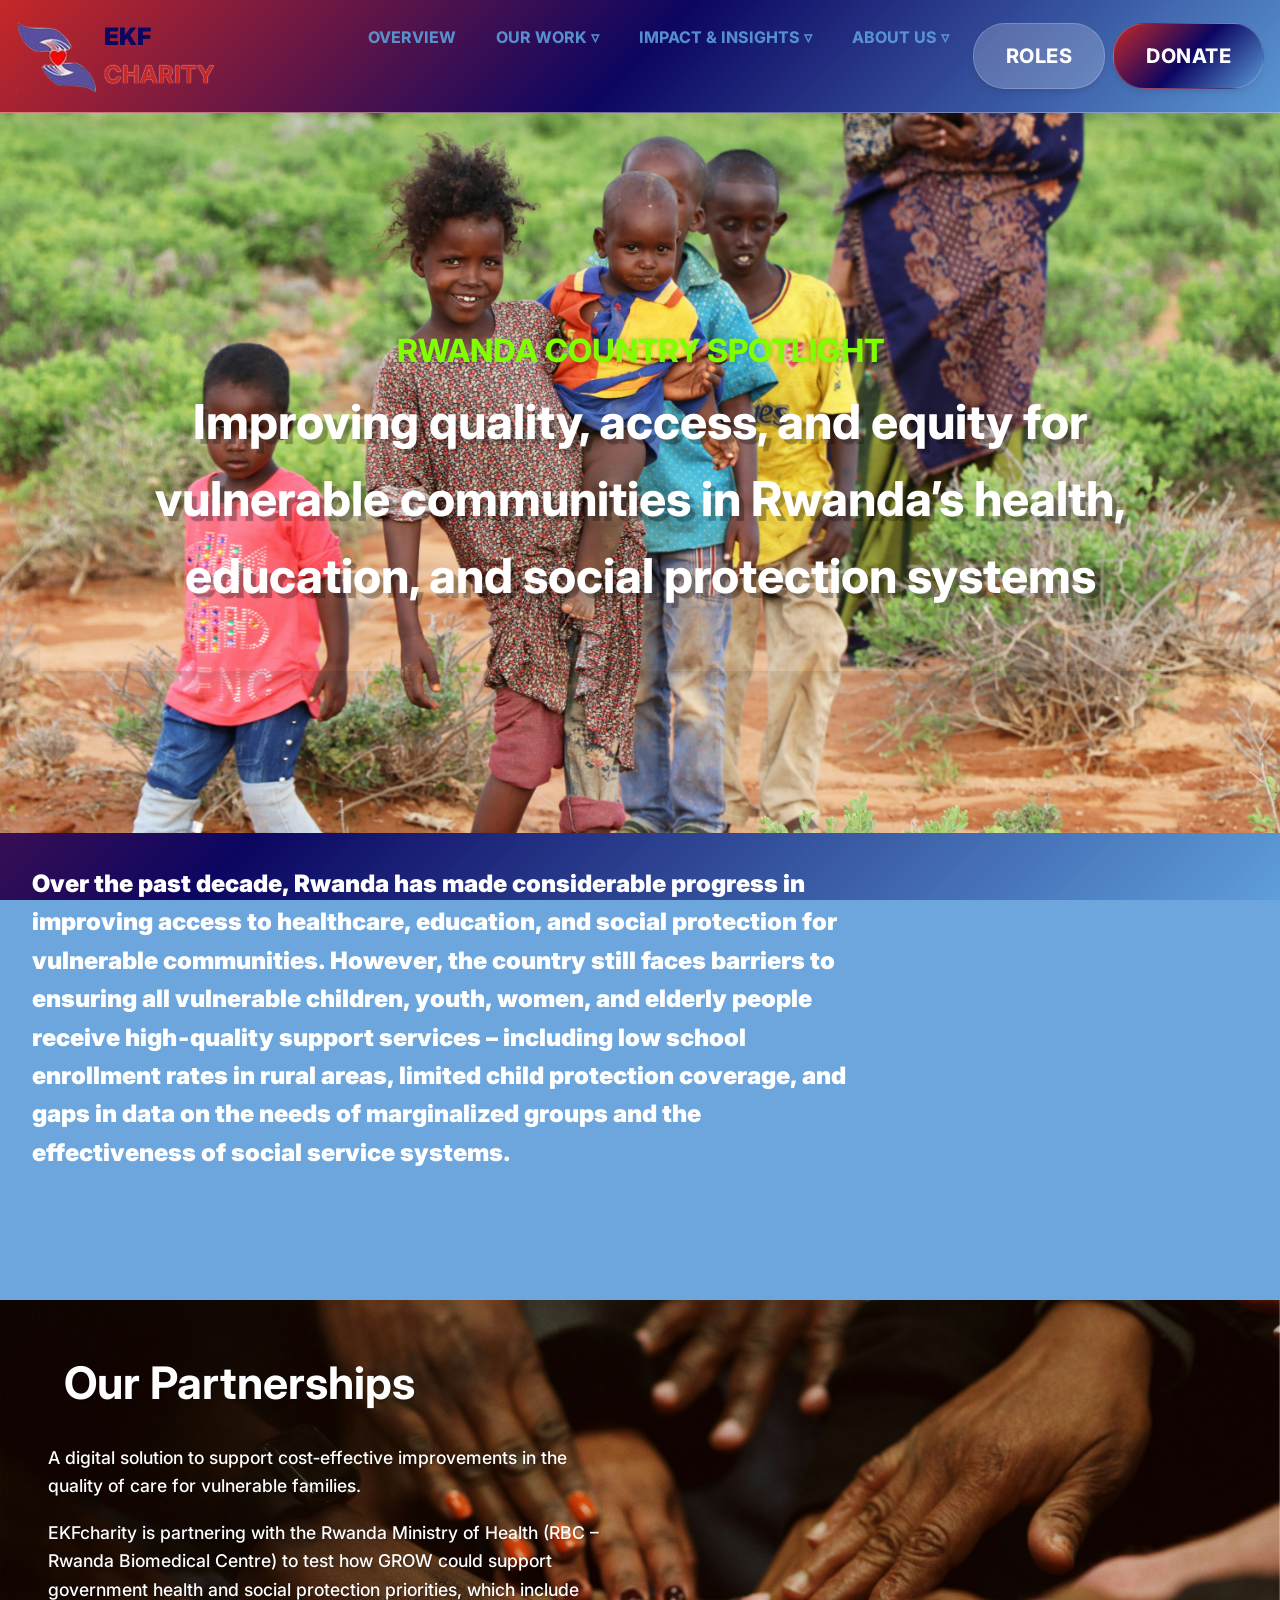
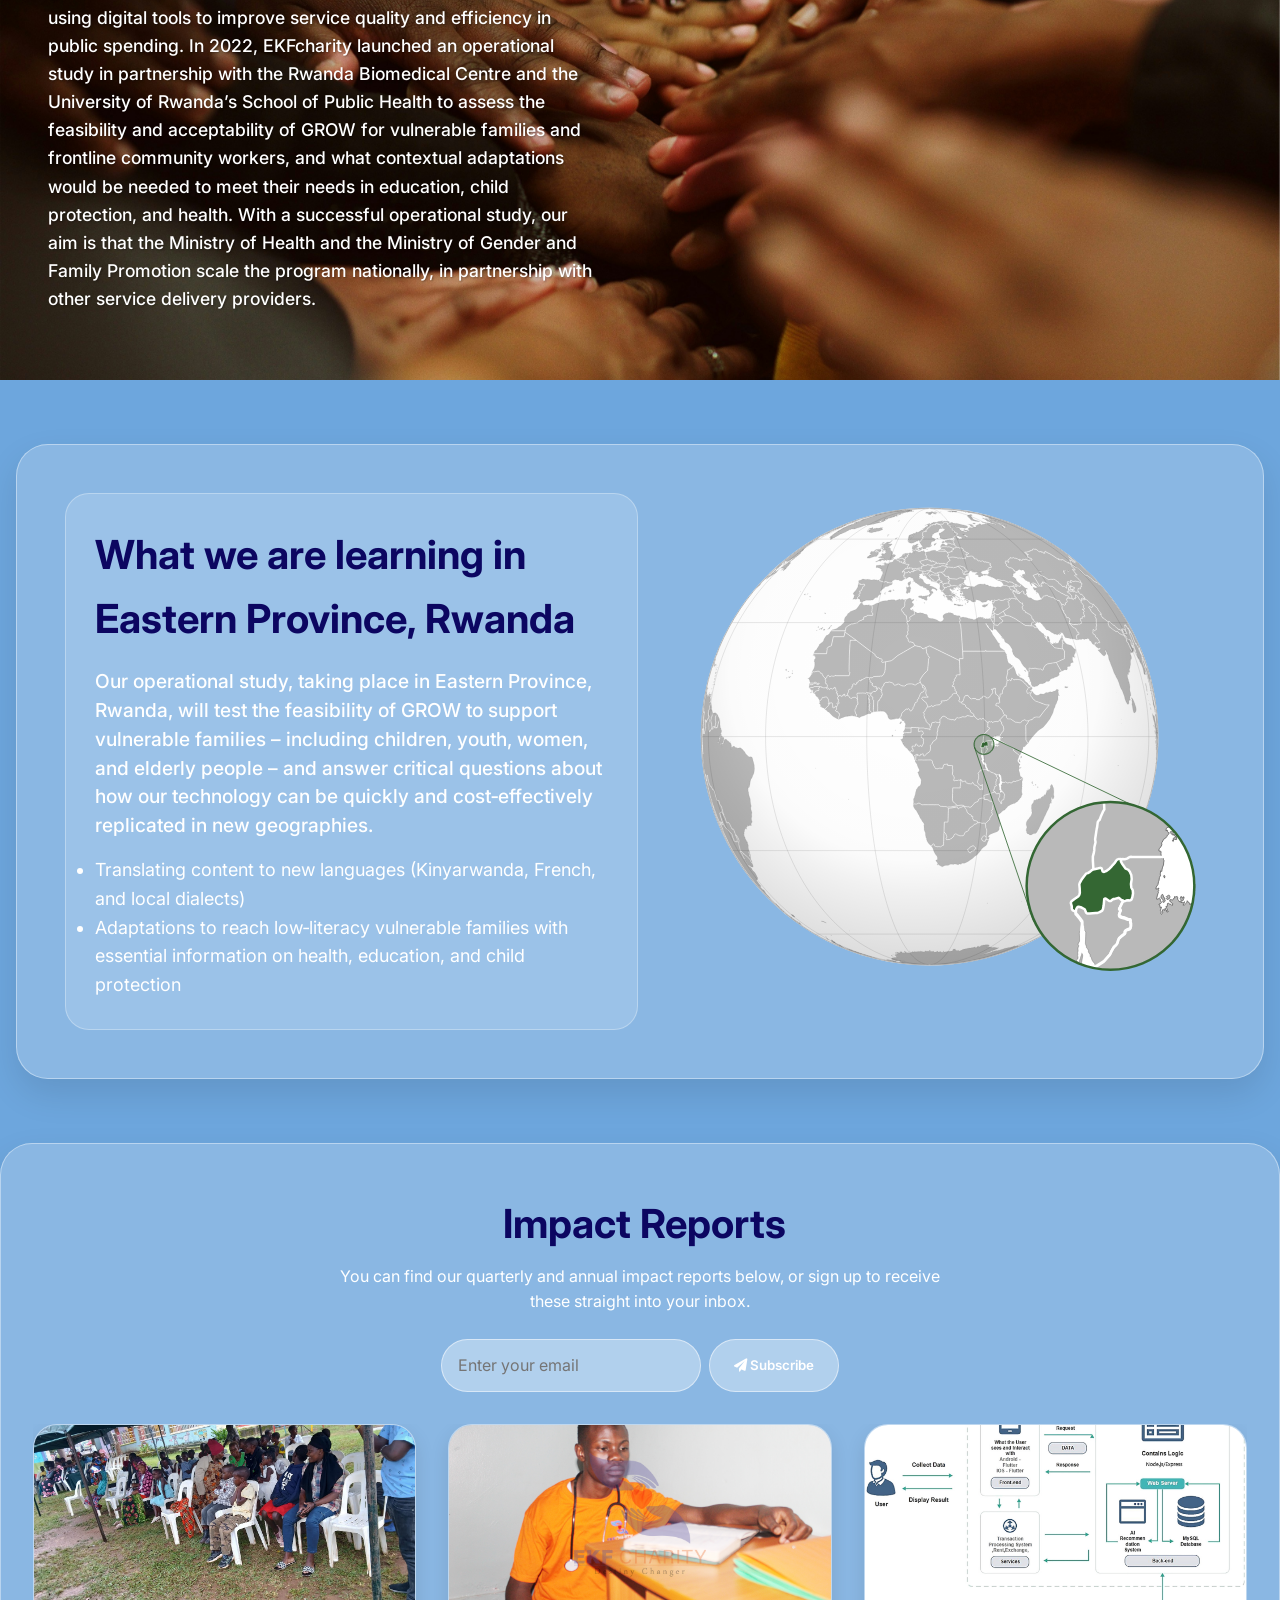
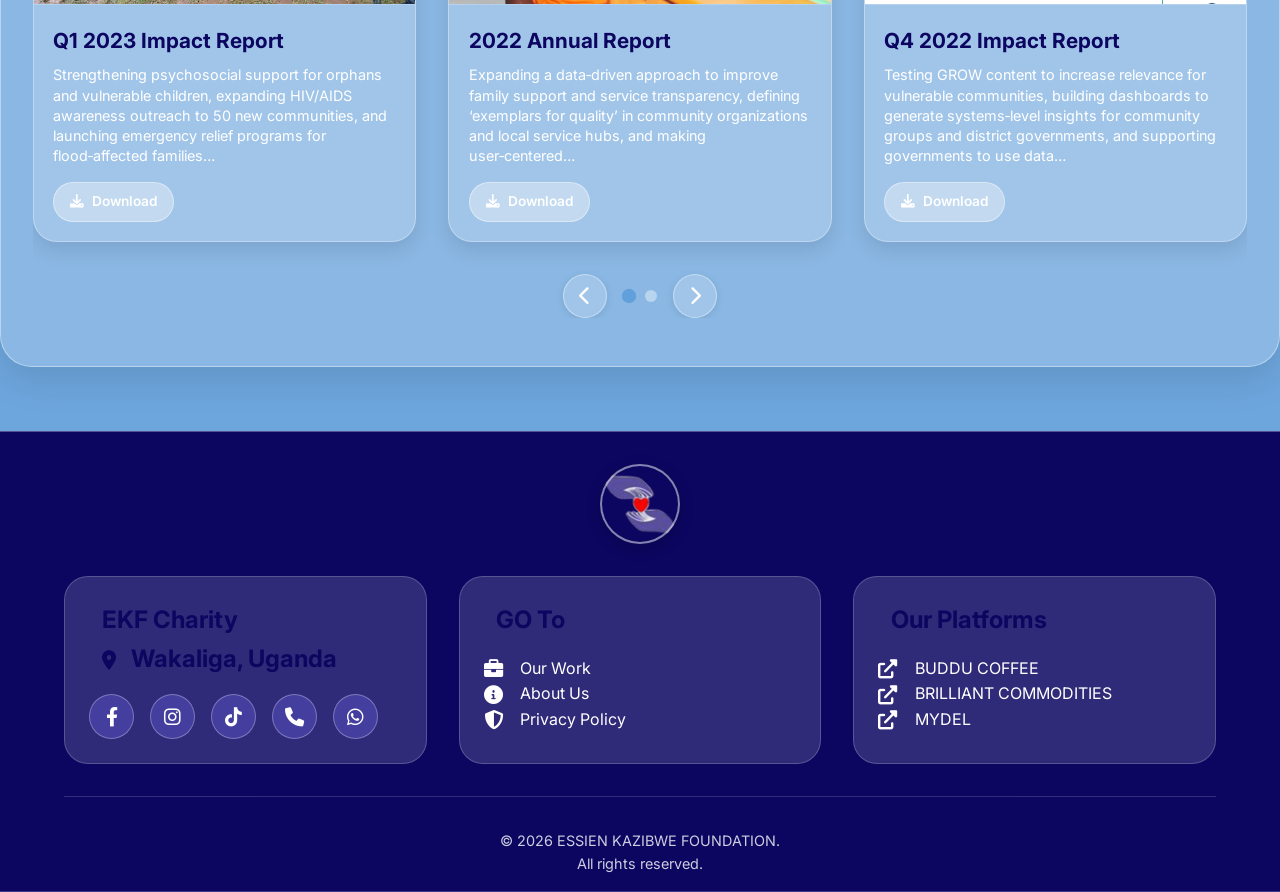
<file: our-work-rwanda.html>
<!DOCTYPE html>
<html lang="en">
<head>
    <meta charset="UTF-8">
    <meta name="viewport" content="width=device-width, initial-scale=1.0, maximum-scale=2.0">
    <title>RWANDA COUNTRY | EKF-Charity</title>
    <!-- Font Awesome 6 (icons) & Google Font for readability -->
    <link rel="stylesheet" href="https://cdnjs.cloudflare.com/ajax/libs/font-awesome/6.0.0-beta3/css/all.min.css">
    <link href="https://fonts.googleapis.com/css2?family=Inter:opsz,wght@14..32,400;14..32,600;14..32,700&display=swap" rel="stylesheet">
    <link rel="stylesheet" href="style.css">
</head>
<body>

<!-- NAVIGATION BAR (Red & Green theme) -->
    <nav class="navbar">
        <div class="nav-container">
            <div class="logo">
                <i class="i-container" style= "background-image: url(images/logo.jpeg);"></i>
                <div class= "logo-container">
                <p><span>EKF</span></p>
                <p><span class="highlight">CHARITY</span></p>
                </div>    
            </div>
            <ul class="nav-menu" id="nav-menu">
                <div class="dropdown">
                <a href="index.html" class="dropbtn" id="about-main-btn"><span>OVERVIEW</span></a>
                </div>

                <div class="dropdown">
                    <a href="our-work.html" class="dropbtn" id="about-main-btn"><span>OUR WORK ▿</span></a>
                    <div class="dropdown-content">
                    <a href="our-work.html#our-model">OUR MODEL</a>
                    <a href="our-work.html#sustainability">SUSTAINABILITY</a>
                    <a href="our-work.html#where-we-work">WHERE WE WORK</a>

                 </div>
                </div>
                <div class="dropdown">
                <a href="impact-insights.html" class="dropbtn" id="about-main-btn"><span>IMPACT & INSIGHTS ▿</span></a>
                <div class="dropdown-content">
                    <a href="impact-insights.html#impact-at-a-glance">IMPACT AT A GLANCE</a>
                    <a href="impact-insights.html#impact-by-area">IMPACT BY AREA</a>
                    <a href="impact-insights.html#data-driven-impact">DATA-DRIVEN IMPACT</a>
                    <a href="impact-insights.html#impact-reports">IMPACT REPORTS</a>
                </div>
            </div>
                <div class="dropdown">
                <a href="about.html" class="dropbtn" id="about-main-btn"><span>ABOUT US ▿</span></a>
                <div class="dropdown-content">
                    <a href="about.html#mission-vision-01">MISSION & VISION</a>
                    <a href="about.html#our-team-01">OUR TEAM</a>
                    <a href="about.html#leadership-team">LEADERSHIP TEAM</a>
                    <a href="about.html#board-of-directors">BOARD OF DIRECTORS</a>
                    <a href="about.html#partners">PARTNERS</a>
                </div>
            </div>

                <a class="btn-secondary" href="role.html">ROLES</a>
                <a class="btn-primary" href="https://flutterwave.com/donate/7qypp03qs9et">DONATE</a>
            </ul>
            <div class="hamburger"><i class="fas fa-bars"></i></div>
        </div>
    </nav>

    <!-- MAIN CONTENT – all "pages" are sections hidden/shown via JS -->
    <main>
        <!-- HERO SECTION (part of Home, but visible on all pages? We'll place it inside home) -->

        <section class="hero-section" id="hero">
            <div class="hero" style="background-image: url('images/children5.jpg');">
                <div class="hero-overlay"></div>
                <div class="hero-content">
                    <h1 class="animate-up"><span class="yellow" style="color: chartreuse;">RWANDA COUNTRY SPOTLIGHT</span><br>Improving quality, access, and equity for vulnerable communities in Rwanda’s health, education, and social protection systems</h1>

                </div>
            </div>
        </section>
        <!-- HOME PAGE -->

       <!-- Sidebar (off-canvas menu) -->
        <div class="sidebar" id="sidebar">
            <div class="sidebar-header">
                <div class="sidebar-logo">
                    <img src="images/logo.jpeg" alt="ekf Logo">
                    <span>EKF-CHARITY</span>
                </div>
                <button class="close-sidebar" id="closeSidebar">&times;</button>
            </div>
            <ul class="sidebar-menu">
                <li><a href="index.html">Home</a></li>
                <li><a href="our-work.html">Our Work ▿</a></li>
                <li><a href="impact-insights.html">Impact & Insights ▿</a></li>
                <li><a href="about.html">About Us ▿</a></li>
                <li><a href="role.html">Roles</a></li>
                <li><a href="#newsletter">Newsletter</a></li>
            </ul>
            <div class="sidebar-footer">
                <p><i class="fas fa-phone"></i> <a href="tel:+256751545436">Call Now</a></p>
                <p><i class="fab fa-whatsapp"></i> <a href="https://wa.me/256701715505" target="_blank">WhatsApp</a></p>
                <div class="social-links">
                    <a href="#"><i class="fab fa-facebook"></i></a>
                    <a href="#"><i class="fab fa-twitter"></i></a>
                    <a href="#"><i class="fab fa-instagram"></i></a>
                    <a href="https://www.tiktok.com/@ekfcharity"><i class="fa-brands fa-tiktok"></i></a>
                </div>
            </div>
        </div>

        <!-- Overlay for when sidebar is open -->
        <div class="sidebar-overlay" id="sidebarOverlay"></div>

<!-- Overlay for when sidebar is open -->
<div class="sidebar-overlay" id="sidebarOverlay"></div>

<div>
           <section class="welcome-section" id="welcome-section"> <!--line 1378-->
            <div class="welcome">
                <div class="welcome-overlay"></div>
                <div class="welcome-content">

                    <p class="animate-up"><span class="come"></span>Over the past decade, Rwanda has made considerable progress in improving access to healthcare, education, and social protection for vulnerable communities. However, the country still faces barriers to ensuring all vulnerable children, youth, women, and elderly people receive high‑quality support services – including low school enrollment rates in rural areas, limited child protection coverage, and gaps in data on the needs of marginalized groups and the effectiveness of social service systems.</p>
                </div>
            </div>
</div>
        </section>
    </div>
    
<section class="partnership-glassy">
    <div class="partnership-bg">
        <img src="images/handon.jpg" alt="Coffee farmers at work">
    </div>
    <div class="partnership-content">
        <h2>Our Partnerships</h2>
        <p>A digital solution to support cost‑effective improvements in the quality of care for vulnerable families.</p>
        <p>EKFcharity is partnering with the Rwanda Ministry of Health (RBC – Rwanda Biomedical Centre) to test how GROW could support government health and social protection priorities, which include using digital tools to improve service quality and efficiency in public spending. In 2022, EKFcharity launched an operational study in partnership with the Rwanda Biomedical Centre and the University of Rwanda’s School of Public Health to assess the feasibility and acceptability of GROW for vulnerable families and frontline community workers, and what contextual adaptations would be needed to meet their needs in education, child protection, and health. With a successful operational study, our aim is that the Ministry of Health and the Ministry of Gender and Family Promotion scale the program nationally, in partnership with other service delivery providers.</p>
    </div>
</section>

                <section class="split-section">
    <div class="split-container">
        <div class="split-text">
            <h2>What we are learning in Eastern Province, Rwanda</h2>
            <p class="lead">Our operational study, taking place in Eastern Province, Rwanda, will test the feasibility of GROW to support vulnerable families – including children, youth, women, and elderly people – and answer critical questions about how our technology can be quickly and cost‑effectively replicated in new geographies.</p>
            <ul style="color: var(--white);">
                <li>Translating content to new languages (Kinyarwanda, French, and local dialects)</li>
                <li>Adaptations to reach low‑literacy vulnerable families with essential information on health, education, and child protection</li>
            </ul>
        </div>
        <div class="split-image">
            <img src="images/Rwanda.svg" alt="Farmer using mobile phone in coffee garden" loading="lazy">
        </div>
    </div>
</section> 

<section class="reports-section">
    <div class="reports-header">
        <h2><i class="fas fa-chart-simple"></i> Impact Reports</h2>
        <p>You can find our quarterly and annual impact reports below, or sign up to receive these straight into your inbox.</p>
        <form class="reports-signup" id="reportsSignup">
            <input type="email" placeholder="Enter your email" required>
            <button type="submit"><i class="fas fa-paper-plane"></i> Subscribe</button>
        </form>
    </div>

    <div class="reports-carousel-container">
        <div class="reports-track" id="reportsTrack">
            <!-- Report cards will be injected by JS -->
        </div>
        <div class="reports-nav">
            <button class="reports-prev" id="reportsPrev"><i class="fas fa-chevron-left"></i></button>
            <div class="reports-pagination" id="reportsPagination"></div>
            <button class="reports-next" id="reportsNext"><i class="fas fa-chevron-right"></i></button>
        </div>
    </div>
</section>

    <!-- FOOTER with TOS/PP/FAQ modals, contacts, WhatsApp, other platform -->
     
    <footer>
    <div class="logo">
        <i class="i-container" style="background-image: url(images/logo.jpeg);"></i>
    </div>
    <div class="footer-content">
        <div class="footer-section">
            <h4>EKF Charity<BR><i class="fas fa-map-marker-alt"></i> Wakaliga, Uganda</h4>
            <div class="social-links">
                <a href="https://facebook.com/@ekfcharity" class="social-icon" target="_blank"><i class="fab fa-facebook-f"></i></a>
                <a href="https://instagram.com/@ekfcharity" class="social-icon" target="_blank"><i class="fab fa-instagram"></i></a>
                <a href="https://www.tiktok.com/@ekfcharity.oficialpage" class="social-icon" target="_blank"><i class="fab fa-tiktok"></i></a>
                <a href="tel:+256751545436" class="social-icon" target="_blank"><i class="fas fa-phone"></i></a>
                <a href="https://wa.me/256751545436" class="social-icon" target="_blank"><i class="fab fa-whatsapp"></i></a>
            </div>
        </div>
        <div class="footer-section">
            <h4>GO To</h4>
            <a href="our-work.html"><i class="fa-solid fa-briefcase"></i> Our Work</a>
            <a href="about.html"><i class="fa-solid fa-circle-info"></i> About Us</a>
            <a href="ekf-charitys-data-protection-policy-2024.html"><i class="fas fa-shield"></i> Privacy Policy</a>
        </div>
        <div class="footer-section">
            <h4>Our Platforms</h4>
            <a href="https://buddu-coffee.vercel.app" target="_blank"><i class="fas fa-external-link-alt"></i> BUDDU COFFEE</a>
            <a href="https://brilliantcommodities.net/" target="_blank"><i class="fas fa-external-link-alt"></i> BRILLIANT COMMODITIES</a>
            <a href="https://ngobase.org/" target="_blank"><i class="fas fa-external-link-alt"></i> MYDEL</a>
        </div>
    </div>
    <div class="footer-bottom">
        &copy; 2026 ESSIEN KAZIBWE FOUNDATION.
        <p>All rights reserved.</p>
    </div>
</footer>

<!-- Fixed Glassy Button to navigate to News & Resources page -->
<a href="news-resources.html" class="fixed-glass-btn" title="News & Resources" style="display: none;">
    <i class="fas fa-newspaper"></i>
</a>
    <script src="our-work.js"></script>
</body>
    </html>
</file>
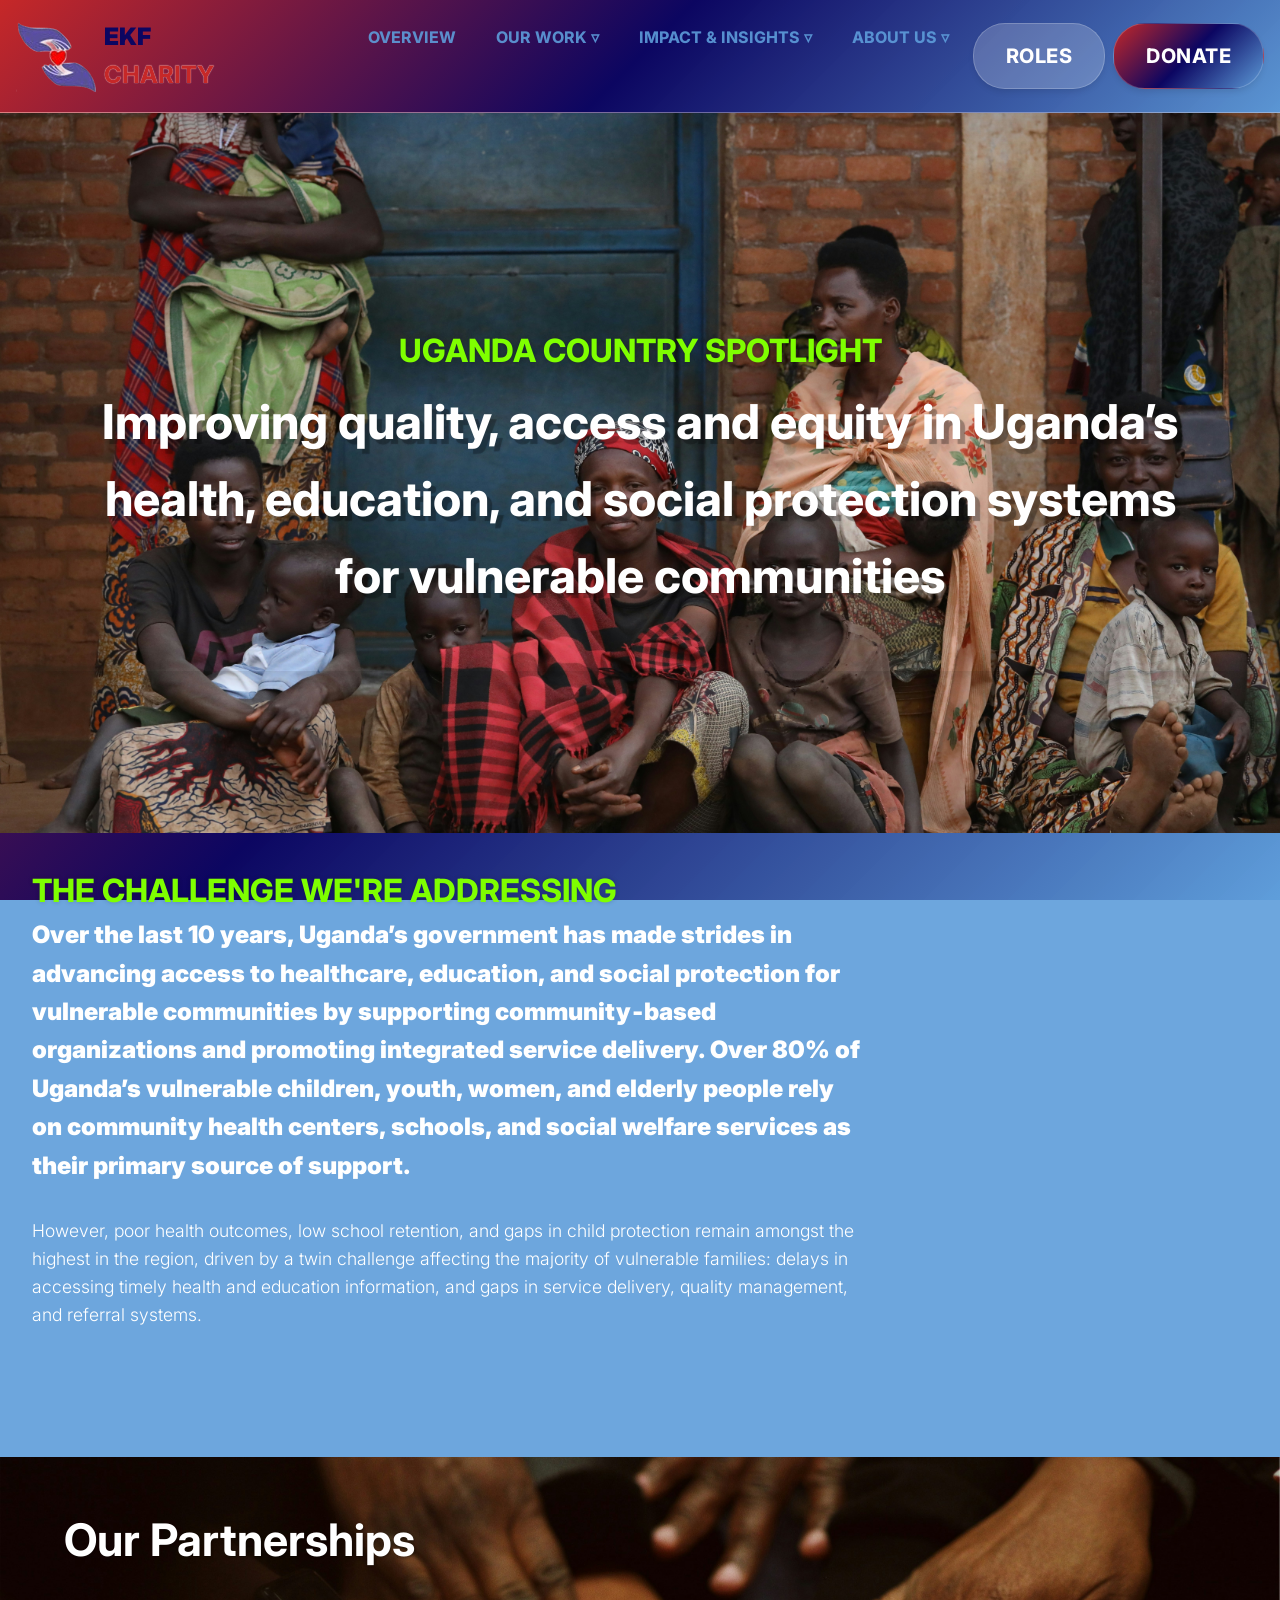
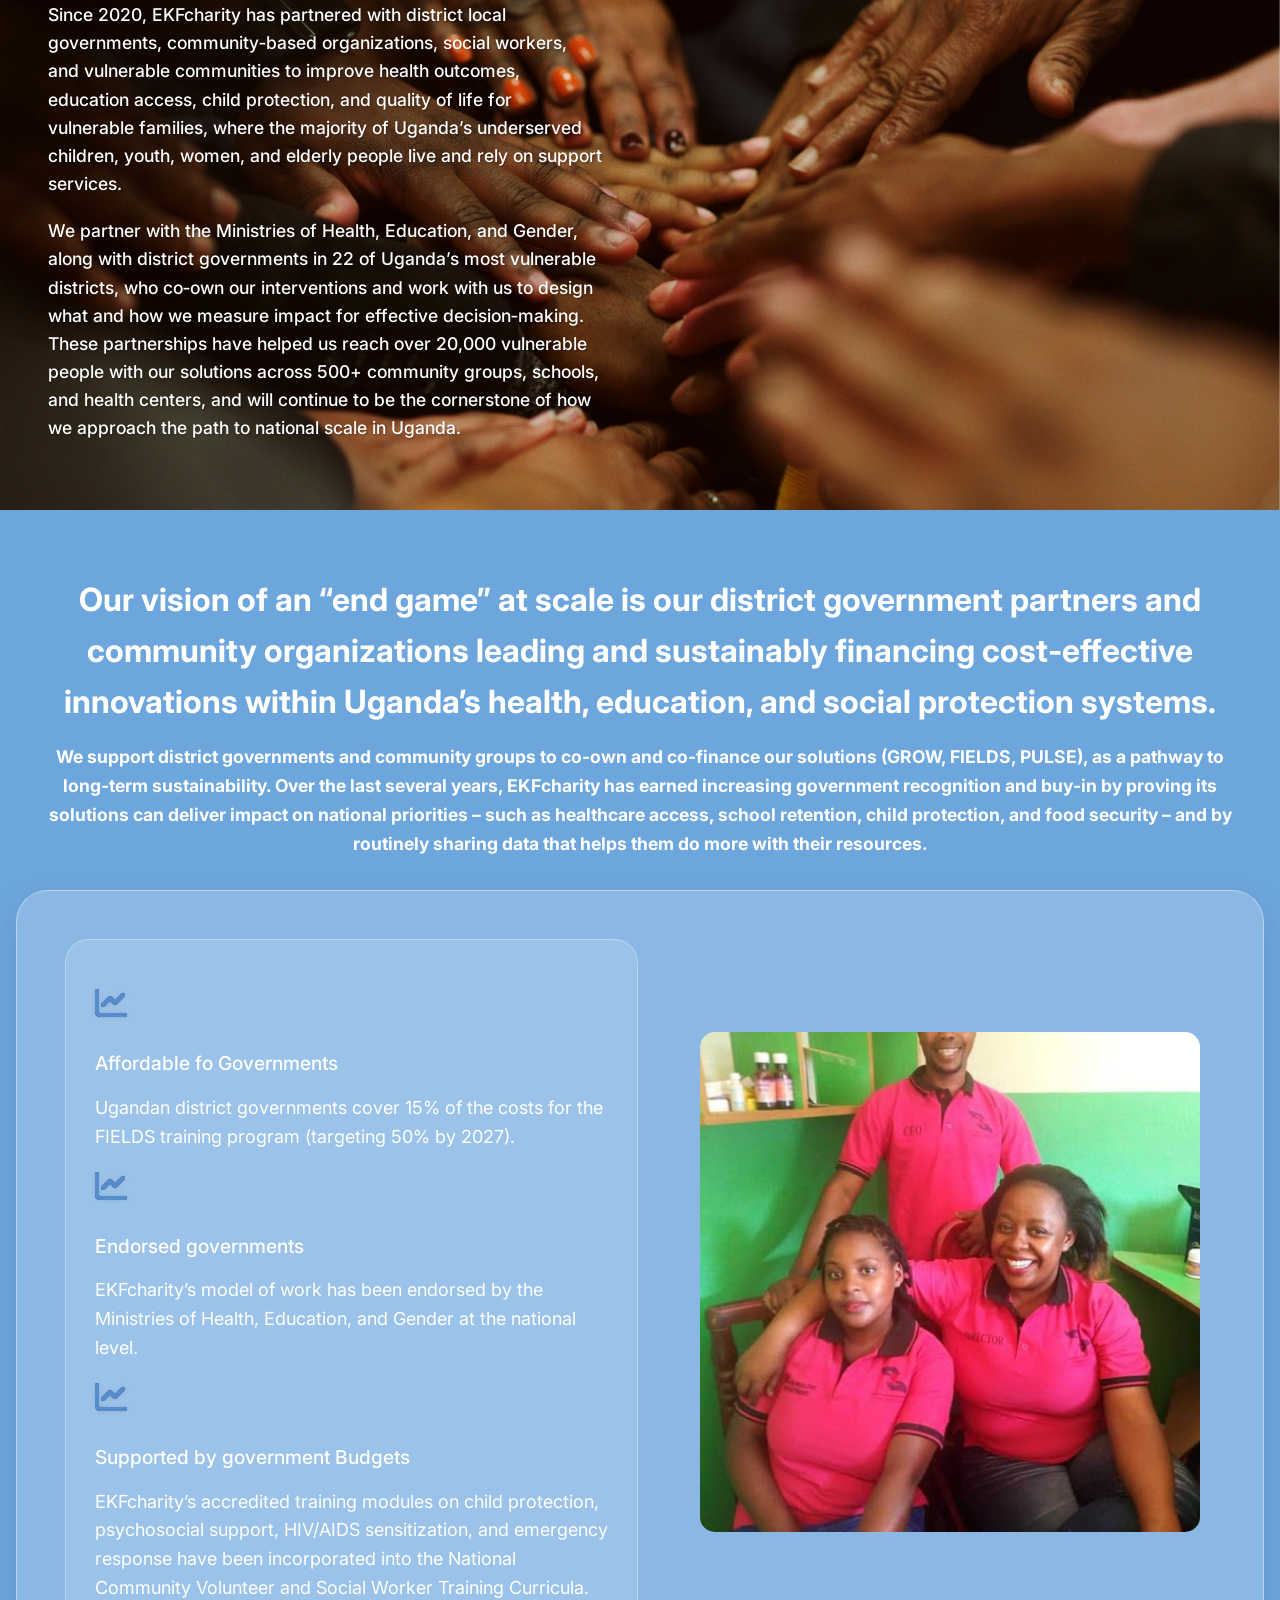
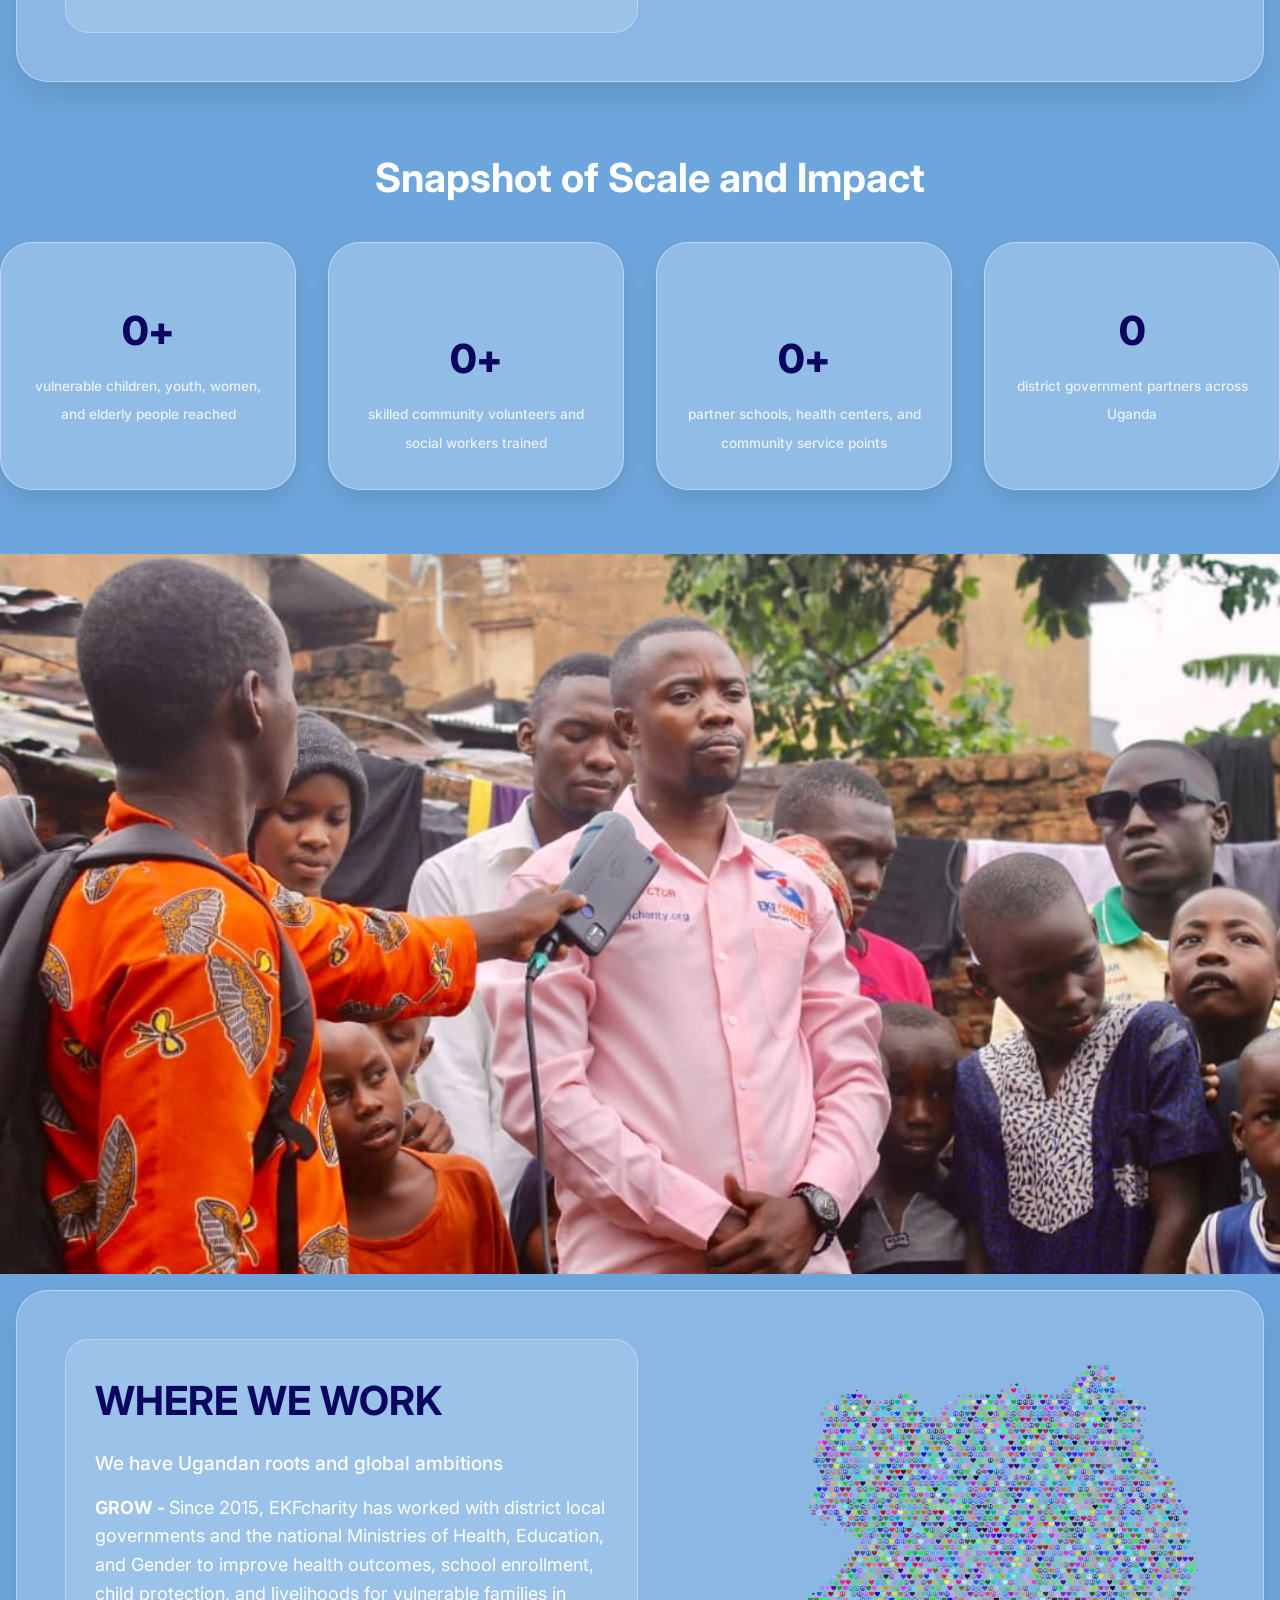
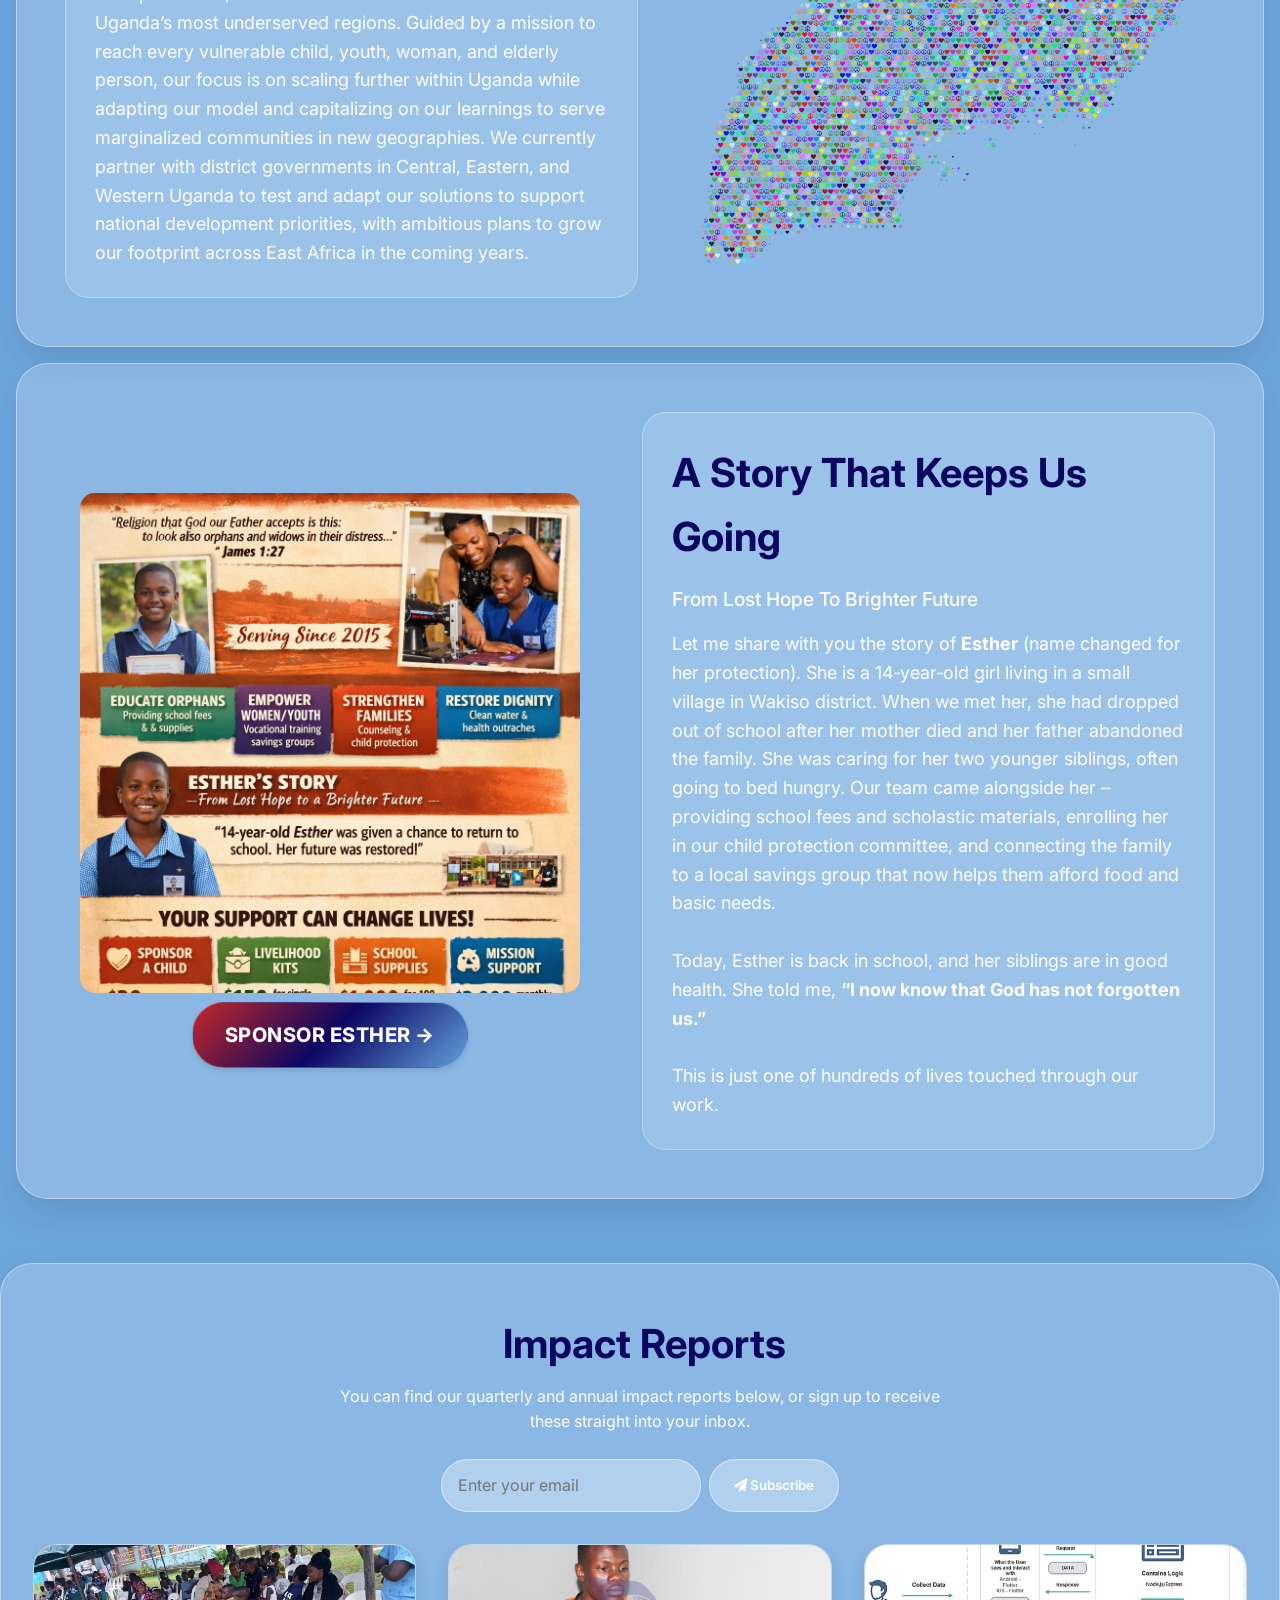
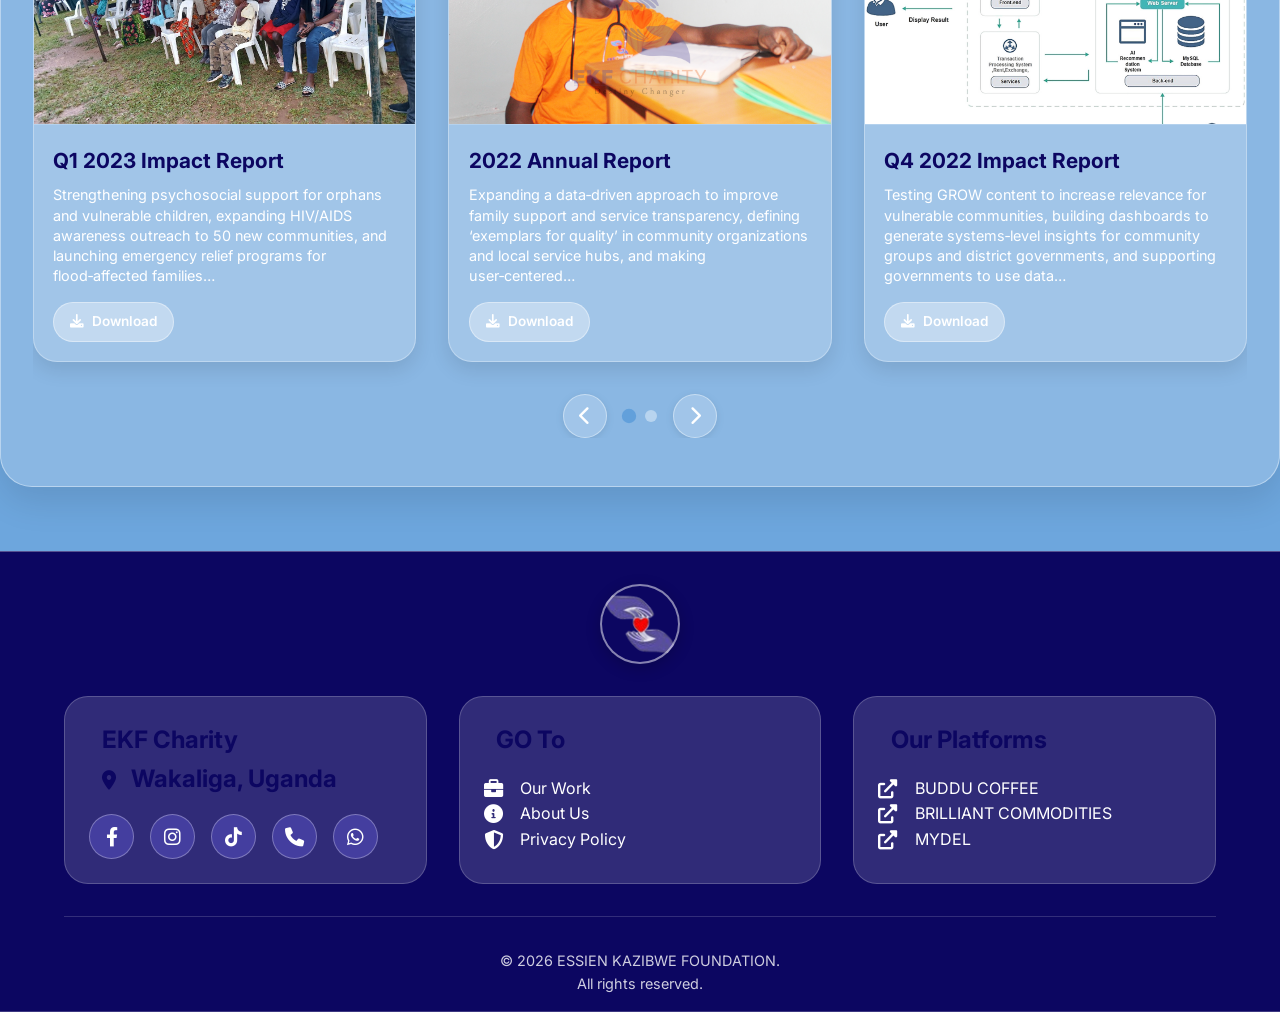
<file: our-work-uganda.html>
<!DOCTYPE html>
<html lang="en">
<head>
    <meta charset="UTF-8">
    <meta name="viewport" content="width=device-width, initial-scale=1.0, maximum-scale=2.0">
    <title>UGANDA COUNTRY | EKF-Charity</title>
    <!-- Font Awesome 6 (icons) & Google Font for readability -->
    <link rel="stylesheet" href="https://cdnjs.cloudflare.com/ajax/libs/font-awesome/6.0.0-beta3/css/all.min.css">
    <link href="https://fonts.googleapis.com/css2?family=Inter:opsz,wght@14..32,400;14..32,600;14..32,700&display=swap" rel="stylesheet">
    <link rel="stylesheet" href="style.css">
</head>
<body>

<!-- NAVIGATION BAR (Red & Green theme) -->
    <nav class="navbar">
        <div class="nav-container">
            <div class="logo">
                <i class="i-container" style= "background-image: url(images/logo.jpeg);"></i>
                <div class= "logo-container">
                <p><span>EKF</span></p>
                <p><span class="highlight">CHARITY</span></p>
                </div>    
            </div>
            <ul class="nav-menu" id="nav-menu">
                <div class="dropdown">
                <a href="index.html" class="dropbtn" id="about-main-btn"><span>OVERVIEW</span></a>
                </div>

                <div class="dropdown">
                    <a href="our-work.html" class="dropbtn" id="about-main-btn"><span>OUR WORK ▿</span></a>
                    <div class="dropdown-content">
                    <a href="our-work.html#our-model">OUR MODEL</a>
                    <a href="our-work.html#sustainability">SUSTAINABILITY</a>
                    <a href="our-work.html#where-we-work">WHERE WE WORK</a>

                 </div>
                </div>
                <div class="dropdown">
                <a href="impact-insights.html" class="dropbtn" id="about-main-btn"><span>IMPACT & INSIGHTS ▿</span></a>
                <div class="dropdown-content">
                    <a href="impact-insights.html#impact-at-a-glance">IMPACT AT A GLANCE</a>
                    <a href="impact-insights.html#impact-by-area">IMPACT BY AREA</a>
                    <a href="impact-insights.html#data-driven-impact">DATA-DRIVEN IMPACT</a>
                    <a href="impact-insights.html#impact-reports">IMPACT REPORTS</a>
                </div>
            </div>
                <div class="dropdown">
                <a href="about.html" class="dropbtn" id="about-main-btn"><span>ABOUT US ▿</span></a>
                <div class="dropdown-content">
                    <a href="about.html#mission-vision-01">MISSION & VISION</a>
                    <a href="about.html#our-team-01">OUR TEAM</a>
                    <a href="about.html#leadership-team">LEADERSHIP TEAM</a>
                    <a href="about.html#board-of-directors">BOARD OF DIRECTORS</a>
                    <a href="about.html#partners">PARTNERS</a>
                </div>
            </div>

                <a class="btn-secondary" href="role.html">ROLES</a>
                <a class="btn-primary" href="https://flutterwave.com/donate/7qypp03qs9et">DONATE</a>
            </ul>
            <div class="hamburger"><i class="fas fa-bars"></i></div>
        </div>
    </nav>

    <!-- MAIN CONTENT – all "pages" are sections hidden/shown via JS -->
    <main>
        <!-- HERO SECTION (part of Home, but visible on all pages? We'll place it inside home) -->

        <section class="hero-section" id="hero">
            <div class="hero" style="background-image: url('images/teenage.jpg');">
                <div class="hero-overlay"></div>
                <div class="hero-content">
                    <h1 class="animate-up"><span class="yellow" style="color: chartreuse;">UGANDA COUNTRY SPOTLIGHT</span><br>Improving quality, access and equity in Uganda’s health, education, and social protection systems for vulnerable communities</h1>

                </div>
            </div>
        </section>
        <!-- HOME PAGE -->

       <!-- Sidebar (off-canvas menu) -->
        <div class="sidebar" id="sidebar">
            <div class="sidebar-header">
                <div class="sidebar-logo">
                    <img src="images/logo.jpeg" alt="ekf Logo">
                    <span>EKF-CHARITY</span>
                </div>
                <button class="close-sidebar" id="closeSidebar">&times;</button>
            </div>
            <ul class="sidebar-menu">
                <li><a href="index.html">Home</a></li>
                <li><a href="our-work.html">Our Work ▿</a></li>
                <li><a href="impact-insights.html">Impact & Insights ▿</a></li>
                <li><a href="about.html">About Us ▿</a></li>
                <li><a href="role.html">Roles</a></li>
                <li><a href="#newsletter">Newsletter</a></li>
            </ul>
            <div class="sidebar-footer">
                <p><i class="fas fa-phone"></i> <a href="tel:+256751545436">Call Now</a></p>
                <p><i class="fab fa-whatsapp"></i> <a href="https://wa.me/256701715505" target="_blank">WhatsApp</a></p>
                <div class="social-links">
                    <a href="#"><i class="fab fa-facebook"></i></a>
                    <a href="#"><i class="fab fa-twitter"></i></a>
                    <a href="#"><i class="fab fa-instagram"></i></a>
                    <a href="https://www.tiktok.com/@ekfcharity"><i class="fa-brands fa-tiktok"></i></a>
                </div>
            </div>
        </div>

        <!-- Overlay for when sidebar is open -->
        <div class="sidebar-overlay" id="sidebarOverlay"></div>

<div>
           <section class="welcome-section" id="welcome-section"> <!--line 1378-->
            <div class="welcome">
                <div class="welcome-overlay"></div>
                <div class="welcome-content">

                    <h1 class="animate-up"><span class="yellow" style="color: chartreuse;">THE CHALLENGE WE'RE ADDRESSING</span></h1>

                    <p class="animate-up"><span class="come"></span>Over the last 10 years, Uganda’s government has made strides in advancing access to healthcare, education, and social protection for vulnerable communities by supporting community‑based organizations and promoting integrated service delivery. Over 80% of Uganda’s vulnerable children, youth, women, and elderly people rely on community health centers, schools, and social welfare services as their primary source of support.</p>
                    <p style="font-size: 1.1rem; font-weight: 300;">However, poor health outcomes, low school retention, and gaps in child protection remain amongst the highest in the region, driven by a twin challenge affecting the majority of vulnerable families: delays in accessing timely health and education information, and gaps in service delivery, quality management, and referral systems.</p>
                </div>
            </div>
</div>
        </section>
    </div>
    
<section class="partnership-glassy">
    <div class="partnership-bg">
        <img src="images/handon.jpg" alt="Coffee farmers at work">
    </div>
    <div class="partnership-content">
        <h2>Our Partnerships</h2>
        <p>Since 2020, EKFcharity has partnered with district local governments, community‑based organizations, social workers, and vulnerable communities to improve health outcomes, education access, child protection, and quality of life for vulnerable families, where the majority of Uganda’s underserved children, youth, women, and elderly people live and rely on support services.</p>
        <p>We partner with the Ministries of Health, Education, and Gender, along with district governments in 22 of Uganda’s most vulnerable districts, who co‑own our interventions and work with us to design what and how we measure impact for effective decision‑making. These partnerships have helped us reach over 20,000 vulnerable people with our solutions across 500+ community groups, schools, and health centers, and will continue to be the cornerstone of how we approach the path to national scale in Uganda.

</p>
    </div>
</section>

<section class="fullwidth-carousel" style="margin: 2rem;">
<div class="carousel-header">
        <h2 style="font-size: 2rem;">Our vision of an “end game” at scale is our district government partners and community organizations leading and sustainably financing cost‑effective innovations within Uganda’s health, education, and social protection systems.</h2>
        <strong style="font-size: 1.1rem; color: white;">We support district governments and community groups to co‑own and co‑finance our solutions (GROW, FIELDS, PULSE), as a pathway to long‑term sustainability. Over the last several years, EKFcharity has earned increasing government recognition and buy‑in by proving its solutions can deliver impact on national priorities – such as healthcare access, school retention, child protection, and food security – and by routinely sharing data that helps them do more with their resources.</strong>

    </div>
</section>

 <section class="split-section">
    <div class="split-container">
        <div class="split-text">
            <h2><i class="fas fa-chart-line"></i></h2>
            <p class="lead">Affordable fo Governments</p>
            <p>Ugandan district governments cover 15% of the costs for the FIELDS training program (targeting 50% by 2027).</p>

            
            <h2><i class="fas fa-chart-line"></i></h2>
            <p class="lead">Endorsed governments</p>
            <p>EKFcharity’s model of work has been endorsed by the Ministries of Health, Education, and Gender at the national level.</p>
            
            
            <h2><i class="fas fa-chart-line"></i></h2>
            <p class="lead">Supported by government Budgets</p>
            <p>EKFcharity’s accredited training modules on child protection, psychosocial support, HIV/AIDS sensitization, and emergency response have been incorporated into the National Community Volunteer and Social Worker Training Curricula.</p>
        </div>
        <div class="split-image">
            <img src="images/health.jpg" loading="lazy">
        </div>
    </div>
</section>

<div class="price-section"> <!--LINE 1457-->
    <h2><i class="fas fa-chart-simple"></i>Snapshot of Scale and Impact</h2>
    <div class="price-cards">
        <!-- Card 1: Ripe Fresh -->
        <div class="price-card">
            <div class="price-meter" data-target="20000">
                <div class="price-value">
                    <span class="price-number">0</span><span>+</span>
                </div>
                <small>vulnerable children, youth, women, and elderly people reached</small>
                <div class="meter-bar" hidden>
                    <div class="meter-fill-1"></div>
                </div>
            </div>
        </div>

        <!-- Card 2: Dried -->
        <div class="price-card">
            <i class="fa-thin fa-children"></i>
            <div class="price-meter" data-target="900">
                <div class="price-value">
                    <span class="price-number">0</span><span>+</span>
                </div>
                <small>skilled community volunteers and social workers trained</small>
                <div class="meter-bar" hidden>
                    <div class="meter-fill-2"></div>
                </div>
            </div>
        </div>

        <!-- Card 3:  -->
        <div class="price-card">
            <i class="fa-solid fa-people-roof"></i>
            <div class="price-meter" data-target="1100">
                <div class="price-value">
                    <span class="price-number">0</span><span>+</span>
                </div>
                <small>partner schools, health centers, and community service points</small>
                <div class="meter-bar" hidden>
                    <div class="meter-fill-3"></div>
                </div>
            </div>
        </div>

        <!-- Card 1: Ripe Fresh -->
        <div class="price-card">
            <div class="price-meter" data-target="22">
                <div class="price-value">
                    <span class="price-number">0</span><span></span>
                </div>
                <small>district government partners across Uganda</small>
                <div class="meter-bar" hidden>
                    <div class="meter-fill-1"></div>
                </div>
            </div>
        </div>
    </div>
</div>


        </section>

                <section class="hero-section" id="hero">
            <div class="hero" style="background-image: url('images/impat-img.jpg');">
            </div>
                </section>

                <section class="split-section">
    <div class="split-container">
        <div class="split-text">
            <h2>WHERE WE WORK</h2>
            <p class="lead">We have Ugandan roots and global ambitions</p>
            <p><strong>GROW - </strong>Since 2015, EKFcharity has worked with district local governments and the national Ministries of Health, Education, and Gender to improve health outcomes, school enrollment, child protection, and livelihoods for vulnerable families in Uganda’s most underserved regions. Guided by a mission to reach every vulnerable child, youth, woman, and elderly person, our focus is on scaling further within Uganda while adapting our model and capitalizing on our learnings to serve marginalized communities in new geographies. We currently partner with district governments in Central, Eastern, and Western Uganda to test and adapt our solutions to support national development priorities, with ambitious plans to grow our footprint across East Africa in the coming years.

</p>
        </div>
        <div class="split-image">
            <img src="images/uganda.png" alt="Farmer using mobile phone in coffee garden" loading="lazy">
        </div>
    </div>
</section> 

<section id="Story-Esther" class="split-section">
    <div class="split-container">
        <div class="split-image">
            <img src="images/Charity partnership .png" alt="Farmer using mobile phone in coffee garden" loading="lazy">
            <div class="donate-btn">
               <a class="btn-primary" href="https://flutterwave.com/donate/7qypp03qs9et">SPONSOR ESTHER →</a>
            </div>
        </div>
        <div class="split-text">
            <h2> A Story That Keeps Us Going</h2>
            <p class="lead">From Lost Hope To Brighter Future</p>
            <p>Let me share with you the story of <strong>Esther</strong> (name changed for her protection). She is a 14‑year‑old girl living in a small village in Wakiso district. When we met her, she had dropped out of school after her mother died and her father abandoned the family. She was caring for her two younger siblings, often going to bed hungry. Our team came alongside her – providing school fees and scholastic materials, enrolling her in our child protection committee, and connecting the family to a local savings group that now helps them afford food and basic needs.</p><br>
            <p>Today, Esther is back in school, and her siblings are in good health. She told me, <strong>“I now know that God has not forgotten us.”</strong></p><br>
            <p>This is just one of hundreds of lives touched through our work.</p>
        </div>
    </div>
</section> 

<section class="reports-section">
    <div class="reports-header">
        <h2><i class="fas fa-chart-simple"></i> Impact Reports</h2>
        <p>You can find our quarterly and annual impact reports below, or sign up to receive these straight into your inbox.</p>
        <form class="reports-signup" id="reportsSignup">
            <input type="email" placeholder="Enter your email" required>
            <button type="submit"><i class="fas fa-paper-plane"></i> Subscribe</button>
        </form>
    </div>

    <div class="reports-carousel-container">
        <div class="reports-track" id="reportsTrack">
            <!-- Report cards will be injected by JS -->
        </div>
        <div class="reports-nav">
            <button class="reports-prev" id="reportsPrev"><i class="fas fa-chevron-left"></i></button>
            <div class="reports-pagination" id="reportsPagination"></div>
            <button class="reports-next" id="reportsNext"><i class="fas fa-chevron-right"></i></button>
        </div>
    </div>
</section>

    
    <footer>
    <div class="logo">
        <i class="i-container" style="background-image: url(images/logo.jpeg);"></i>
    </div>
    <div class="footer-content">
        <div class="footer-section">
            <h4>EKF Charity<BR><i class="fas fa-map-marker-alt"></i> Wakaliga, Uganda</h4>
            <div class="social-links">
                <a href="https://facebook.com/@ekfcharity" class="social-icon" target="_blank"><i class="fab fa-facebook-f"></i></a>
                <a href="https://instagram.com/@ekfcharity" class="social-icon" target="_blank"><i class="fab fa-instagram"></i></a>
                <a href="https://www.tiktok.com/@ekfcharity.oficialpage" class="social-icon" target="_blank"><i class="fab fa-tiktok"></i></a>
                <a href="tel:+256751545436" class="social-icon" target="_blank"><i class="fas fa-phone"></i></a>
                <a href="https://wa.me/256751545436" class="social-icon" target="_blank"><i class="fab fa-whatsapp"></i></a>
            </div>
        </div>
        <div class="footer-section">
            <h4>GO To</h4>
            <a href="our-work.html"><i class="fa-solid fa-briefcase"></i> Our Work</a>
            <a href="about.html"><i class="fa-solid fa-circle-info"></i> About Us</a>
            <a href="ekf-charitys-data-protection-policy-2024.html"><i class="fas fa-shield"></i> Privacy Policy</a>
        </div>
        <div class="footer-section">
            <h4>Our Platforms</h4>
            <a href="https://buddu-coffee.vercel.app" target="_blank"><i class="fas fa-external-link-alt"></i> BUDDU COFFEE</a>
            <a href="https://brilliantcommodities.net/" target="_blank"><i class="fas fa-external-link-alt"></i> BRILLIANT COMMODITIES</a>
            <a href="https://ngobase.org/" target="_blank"><i class="fas fa-external-link-alt"></i> MYDEL</a>
        </div>
    </div>
    <div class="footer-bottom">
        &copy; 2026 ESSIEN KAZIBWE FOUNDATION.
        <p>All rights reserved.</p>
    </div>
</footer>

<!-- Fixed Glassy Button to navigate to News & Resources page -->
<a href="news-resources.html" class="fixed-glass-btn" title="News & Resources" style="display: none;">
    <i class="fas fa-newspaper"></i>
</a>

    <script src="our-work.js"></script>
</body>
    </html>
</file>
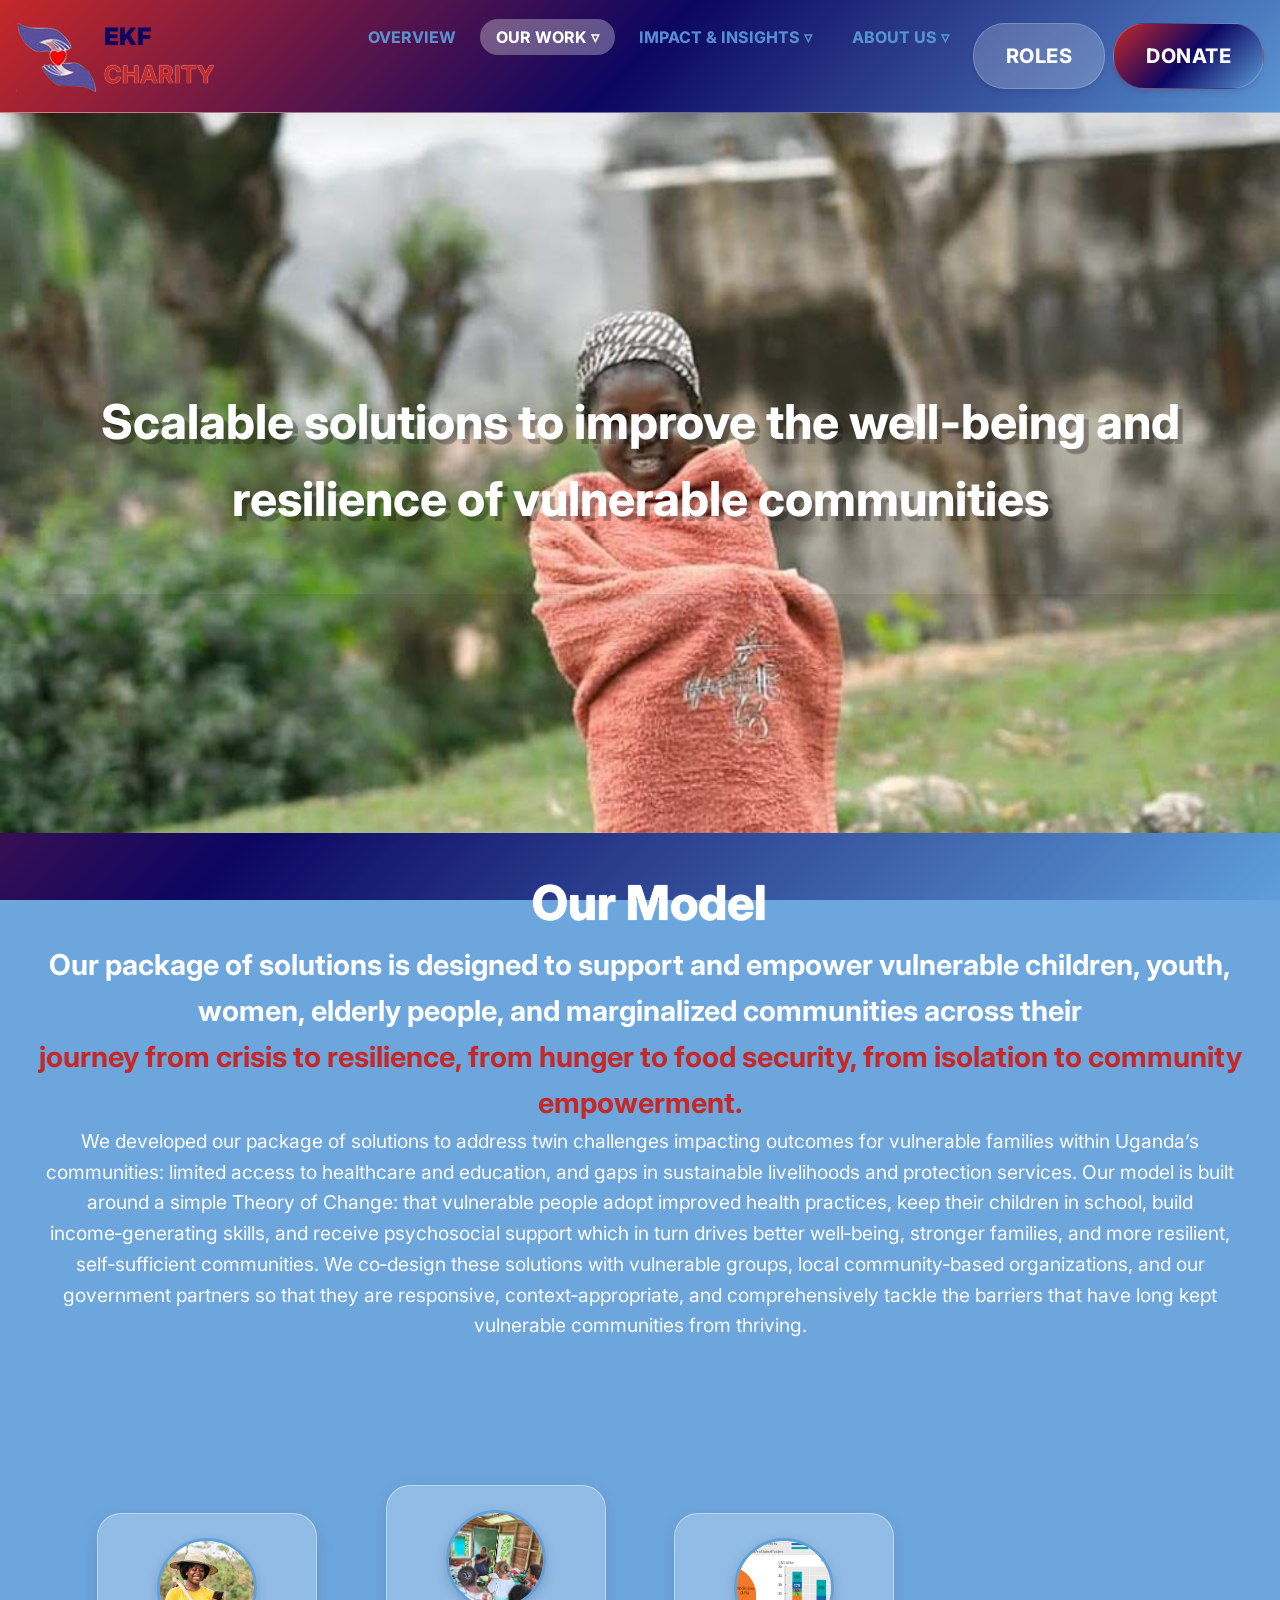
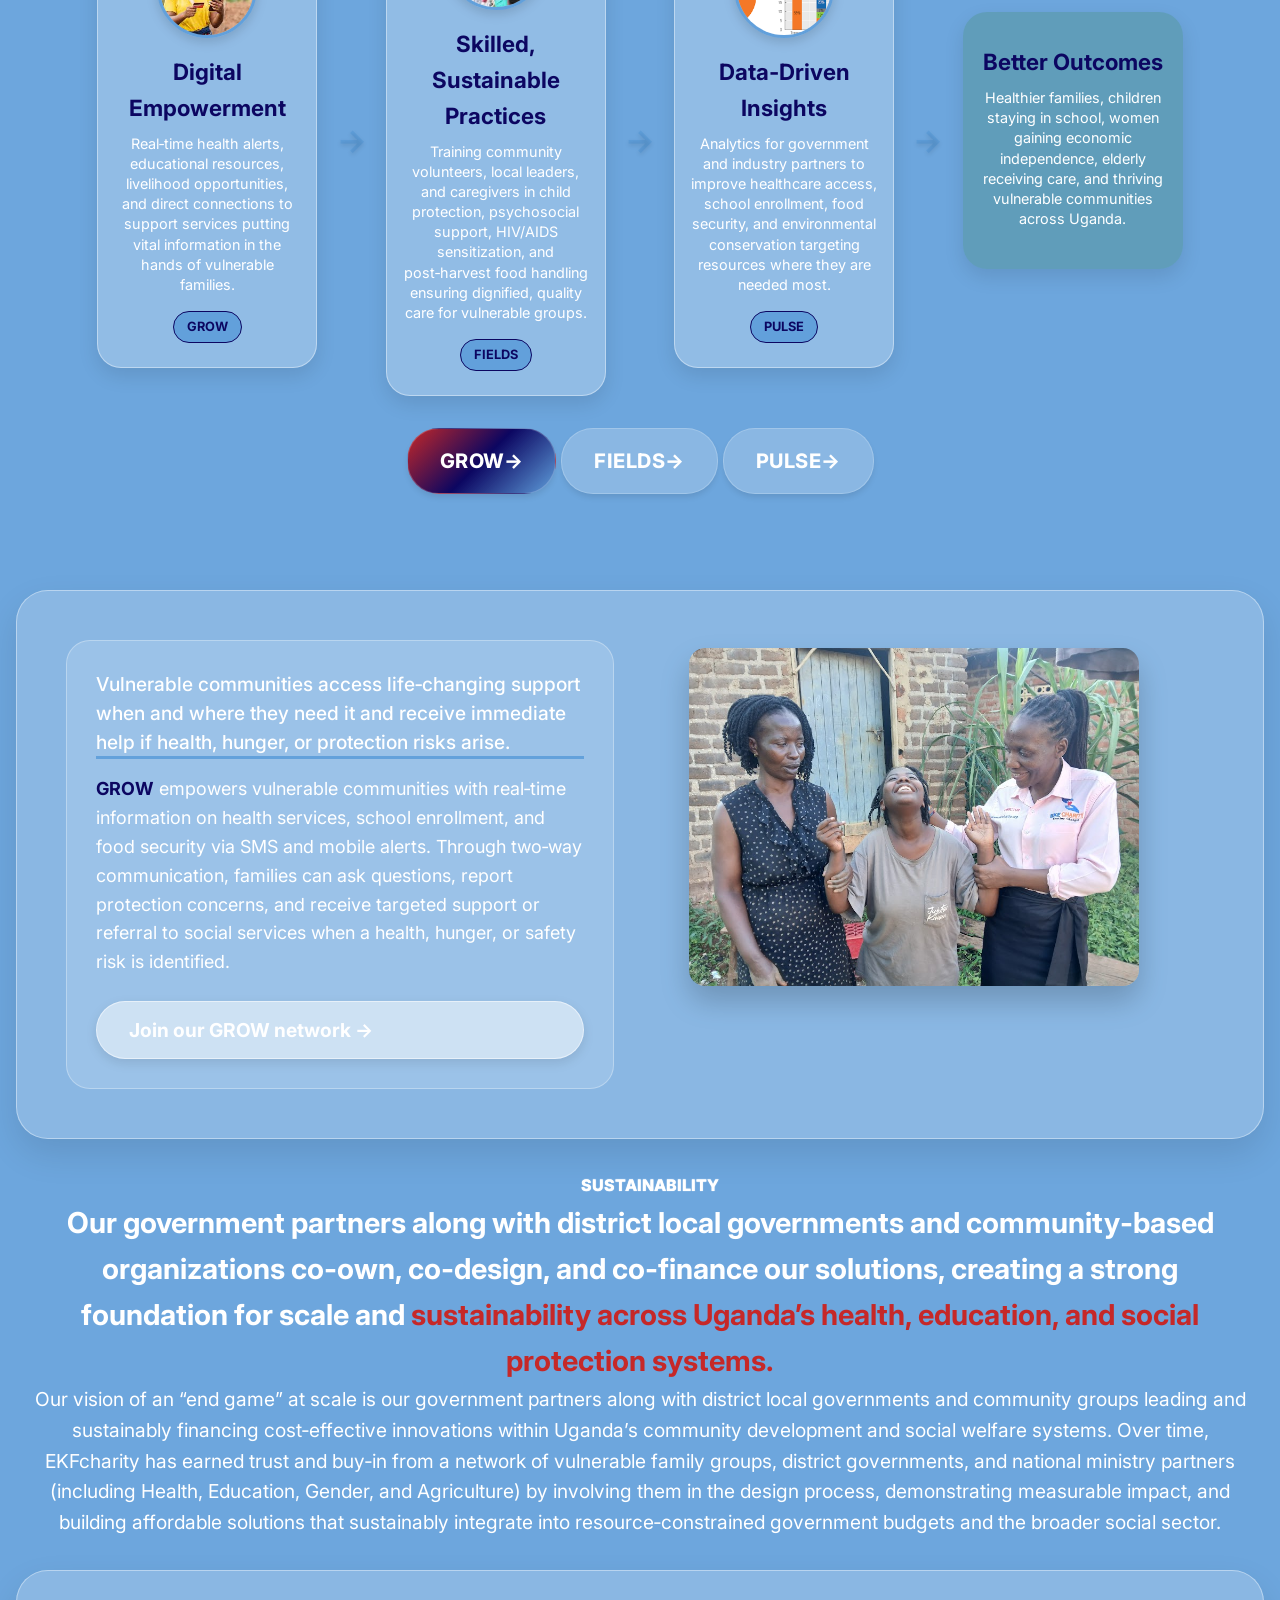
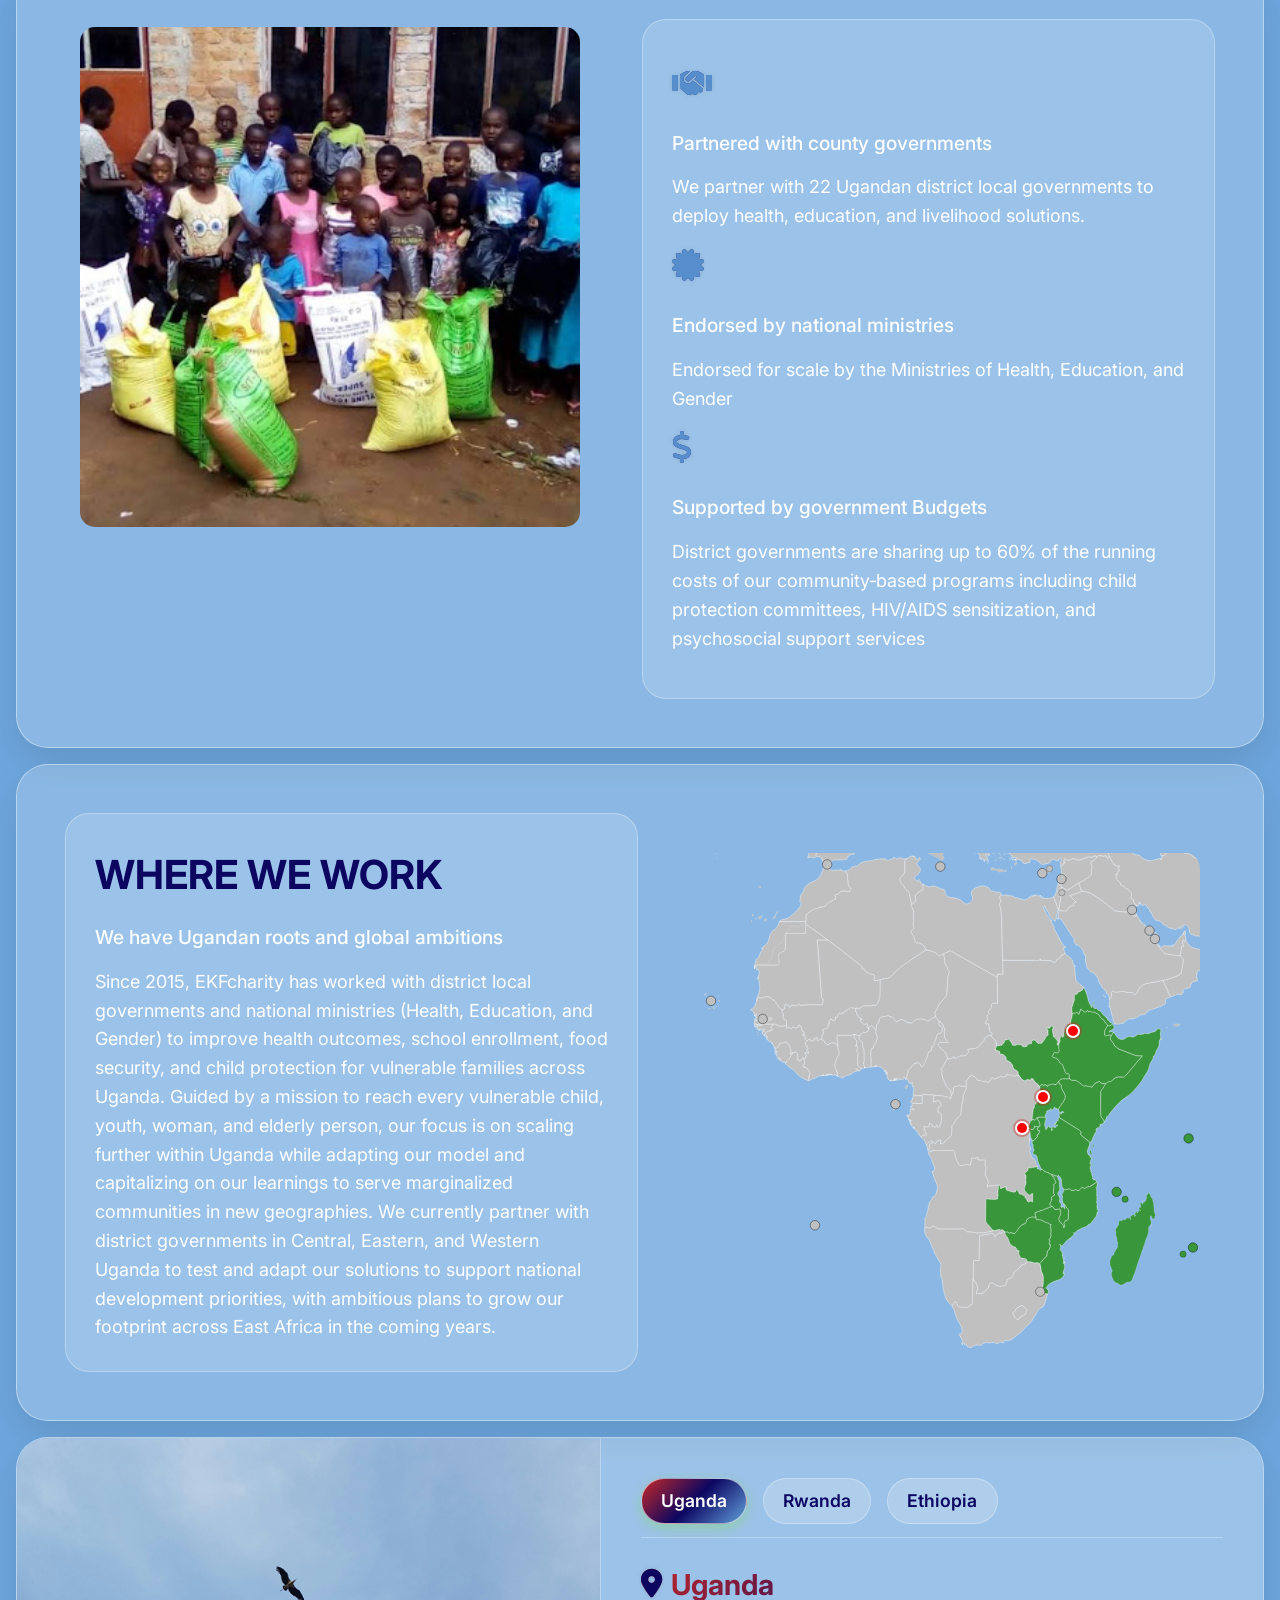
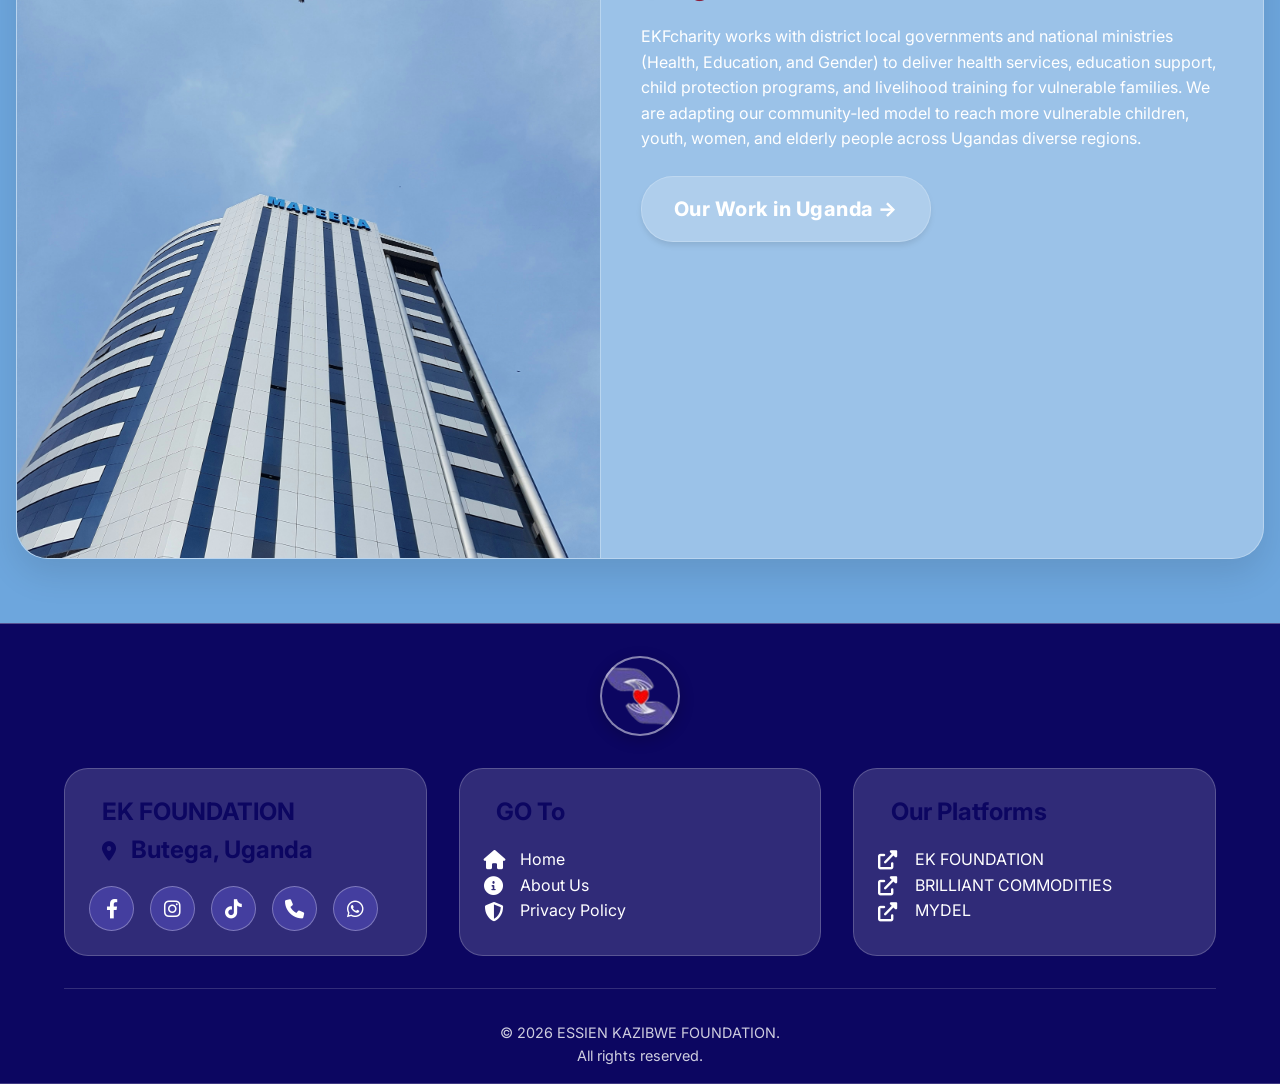
<file: our-work.html>
<!DOCTYPE html>
<html lang="en">
    <head>
        <meta charset="UTF-8">
        <meta name="viewport" content="width=device-width, initial-scale=1.0">
        <title>OUR WORK | EKF-Charity</title>
        <!-- Font Awesome 6 (icons) & Google Font for readability -->
        <link rel="stylesheet" href="https://cdnjs.cloudflare.com/ajax/libs/font-awesome/6.0.0-beta3/css/all.min.css">
        <link href="https://fonts.googleapis.com/css2?family=Inter:opsz,wght@14..32,400;14..32,600;14..32,700&display=swap" rel="stylesheet">
        <link rel="stylesheet" href="style.css">
    </head>
    <body>
        <!-- NAVIGATION BAR (Red & Green theme) -->
        <nav class="navbar">
            <div class="nav-container">
                <div class="logo">
                    <i class="i-container" style= "background-image: url(images/logo.jpeg);"></i>
                    <div class= "logo-container">
                        <p><span>EKF</span></p>
                        <p><span class="highlight">CHARITY</span></p>
                    </div>    
                </div>
                <ul class="nav-menu" id="nav-menu">
                    <div class="dropdown">
                     <a href="index.html" class="dropbtn" id="about-main-btn"><span>OVERVIEW</span></a>
                    </div>
                    <div class="dropdown">
                    <a href="our-work.html" class="dropbtn active" id="about-main-btn"><span>OUR WORK <span class="arrow-down">▿</span><span class="arrow-up">▵</span></span></a>
                    <div class="dropdown-content">
                        <a href="our-work.html#our-model">OUR MODEL</a>
                        <a href="our-work.html#sustainability">SUSTAINABILITY</a>
                        <a href="our-work.html#where-we-work">WHERE WE WORK</a>
                    </div>
                    </div>
                    <div class="dropdown">
                        <a href="impact-insights.html" class="dropbtn" id="about-main-btn"><span>IMPACT & INSIGHTS <span class="arrow-down">▿</span><span class="arrow-up">▵</span></span></a>
                        <div class="dropdown-content">
                            <a href="impact-insights.html#impact-at-a-glance">IMPACT AT A GLANCE</a>
                            <a href="impact-insights.html#impact-by-area">IMPACT BY AREA</a>
                            <a href="impact-insights.html#data-driven-impact">DATA-DRIVEN IMPACT</a>
                            <a href="impact-insights.html#impact-reports">IMPACT REPORTS</a>
                        </div>
                    </div>
                    <div class="dropdown">
                        <a href="about.html" class="dropbtn" id="about-main-btn"><span>ABOUT US <span class="arrow-down">▿</span><span class="arrow-up">▵</span></span></a>
                        <div class="dropdown-content">
                            <a href="about.html#mission-vision-01">MISSION & VISION</a>
                            <a href="about.html#our-team-01">OUR TEAM</a>
                            <a href="about.html#leadership-team">LEADERSHIP TEAM</a>
                            <a href="about.html#board-of-directors">BOARD OF DIRECTORS</a>
                            <a href="about.html#partners">PARTNERS</a>
                        </div>
                    </div>
                    <a class="btn-secondary" href="role.html">ROLES</a>
                    <a class="btn-primary" href="https://flutterwave.com/donate/7qypp03qs9et">DONATE</a>
                </ul>
                <div class="hamburger"><i class="fas fa-bars"></i></div>
            </div>
        </nav>

        <!-- HERO SECTION (part of Home, but visible on all pages? We'll place it inside home) -->
        <section class="hero-section" id="hero">
            <div class="hero" style="background-image: url('images/working.jpg');">
                <div class="hero-overlay"></div>
                <div class="hero-content">
                    <span id="our-model"></span>
                    <h1 class="animate-up">Scalable solutions to improve the well‑being and resilience of vulnerable communities</h1>
                </div>
            </div>
            <span id="our-model"></span>
        </section>

        <main>
            <!-- Sidebar (off-canvas menu) -->
            <div class="sidebar" id="sidebar">
                <div class="sidebar-header">
                    <div class="sidebar-logo">
                        <img src="images/logo.jpeg">
                        <span>EKF Charity</span>
                    </div>
                    <button class="close-sidebar" id="closeSidebar">&times;</button>
                </div>
                <ul class="sidebar-menu">
                    <li><a href="index.html">Home</a></li>
                    <li><a href="our-work.html">Our Work ▿</a></li>
                    <li><a href="impact-insights.html">Impact & Insights ▿</a></li>
                    <li><a href="about.html">About Us ▿</a></li>
                    <li><a href="role.html">Roles</a></li>
                    <li><a href="news-resources.html">Newsletter</a></li>
                </ul>
                <div class="sidebar-footer">
                    <p><i class="faS fa-phone"></i> <a href="tel:+256751545436">Call Now</a></p>
                    <p><i class="fab fa-whatsapp"></i> <a href="https://wa.me/256701715505" target="_blank">WhatsApp</a></p>
                    <div class="social-links">
                        <a href="#"><i class="fab fa-facebook"></i></a>
                        <a href="#"><i class="fab fa-twitter"></i></a>
                        <a href="#"><i class="fab fa-instagram"></i></a>
                        <a href="https://www.tiktok.com/@buddururalcoffee"><i class="fa-brands fa-tiktok"></i></a>
                    </div>
                </div>
            </div>
            <!-- Overlay for when sidebar is open -->
            <div class="sidebar-overlay" id="sidebarOverlay"></div>
            <!-- Mission & Vision section (with anchor id) -->
            <div class="desktop">
                <!-- Mission & Vision (with anchor id) -->
                <section class="about-section" id="mission-vision-011" style="text-align: center;"> <!-- our mission id changed intentionally -->
                    <h2 style="font-size: 3rem;">Our Model</h2>
                    <div class="mission-block">
                        <strong>
                            Our package of solutions is designed to support and empower vulnerable children, youth, women, elderly people, and marginalized communities across their</br><span style="color: var(--red);"> journey  from crisis to resilience, from hunger to food security, from isolation to community empowerment.</span>
                        </strong>
                        <p>
                           We developed our package of solutions to address twin challenges impacting outcomes for vulnerable families within Uganda’s communities: limited access to healthcare and education, and gaps in sustainable livelihoods and protection services. Our model is built around a simple Theory of Change: that vulnerable people adopt improved health practices, keep their children in school, build income‑generating skills, and receive psychosocial support  which in turn drives better well‑being, stronger families, and more resilient, self‑sufficient communities. We co‑design these solutions with vulnerable groups, local community‑based organizations, and our government partners so that they are responsive, context‑appropriate, and comprehensively tackle the barriers that have long kept vulnerable communities from thriving.
                        </p><span id="our-team-01"></span>
                    </div>
                </section>
            </div>

            <div class="mobile">
                <!-- Mission & Vision (with anchor id) -->
                <section class="about-section" id="mission-vision-011"> <!-- our mission id changed intentionally -->
                    <h2>Our Model</h2>
                    <div class="mission-block">
                        <small>Our package of solutions is designed to support and empower vulnerable children, youth, women, elderly people, and marginalized communities across their</br><span style="color: var(--red);"> journey  from crisis to resilience, from hunger to food security, from isolation to community empowerment.</span></small>
                        <p>
                            We developed our package of solutions to address twin challenges impacting outcomes for vulnerable families within Uganda’s communities: limited access to healthcare and education, and gaps in sustainable livelihoods and protection services. Our model is built around a simple Theory of Change: that vulnerable people adopt improved health practices, keep their children in school, build income‑generating skills, and receive psychosocial support  which in turn drives better well‑being, stronger families, and more resilient, self‑sufficient communities. We co‑design these solutions with vulnerable groups, local community‑based organizations, and our government partners so that they are responsive, context‑appropriate, and comprehensively tackle the barriers that have long kept vulnerable communities from thriving.
                        </p>
                        <span id="our-team-01"></span>
                    </div>
                </section>
            </div>
            <!-- Flow section with 4 steps (Digital Empowerment, Skilled Practices, Data Insights, Better Outcomes) -->
            <section class="flow-section">
                <div class="flow-steps">
                    <!-- Step 1: Digital Empowerment -->
                    <div class="step-card">
                        <div class="step-photo">
                          <img src="images/farmer-phone.jpg" alt="Farmer using smartphone">
                        </div>
                            <h3>Digital Empowerment</h3>
                            <p>Real‑time health alerts, educational resources, livelihood opportunities, and direct connections to support services  putting vital information in the hands of vulnerable families.</p>
                        <div class="step-tag">GROW</div>
                    </div>
                    <div class="arrow">
                        →
                    </div>
                    <!-- Step 2: Skilled, Sustainable Practices -->
                    <div class="step-card">
                        <div class="step-photo">
                            <img src="images/farm-train.jpg" alt="Training session on sustainable coffee">
                        </div>
                        <h3>Skilled, Sustainable Practices</h3>
                        <p>Training community volunteers, local leaders, and caregivers in child protection, psychosocial support, HIV/AIDS sensitization, and post‑harvest food handling  ensuring dignified, quality care for vulnerable groups.</p>
                        <div class="step-tag">
                            FIELDS
                        </div>
                    </div>
                    <div class="arrow">
                        →
                    </div>
                    <!-- Step 3: Data‑Driven Insights -->
                    <div class="step-card">
                        <div class="step-photo">
                            <img src="images/analytics.png" alt="Data analytics dashboard">
                        </div>
                        <h3>Data‑Driven Insights</h3>
                        <p>Analytics for government and industry partners to improve healthcare access, school enrollment, food security, and environmental conservation  targeting resources where they are needed most.</p>
                        <div class="step-tag">
                            PULSE
                        </div>
                    </div>
                    <div class="arrow">
                        →
                    </div>
                    <!-- Step 5: Better Outcomes -->
                    <div class="step-card outcome-card" style="border: transparent;">
                        <h3>Better Outcomes</h3>
                        <p>Healthier families, children staying in school, women gaining economic independence, elderly receiving care, and thriving vulnerable communities across Uganda.</p>
                    </div>
                </div>
                <div class="our-work-btn" style="margin-top: 2rem; display: absolute;">
                    <a class="btn-primary" id="tab-grow">GROW→</a>
                    <a class="btn-secondary" id="tab-fields">FIELDS→</a>
                    <a class="btn-secondary" id="tab-pulse">PULSE→</a>
                </div>
            </section>
            <!--section with three tabs (pulse, grow and fields)-->
            <section class="impact-area-section">
                <div class="impact-area-container image-left">
                    <div class="split-content active" id="panel-grow">
                        <div class="area-text">
                            <p class="lead" style="border-bottom: solid 3px var(--sky-blue);">
                                Vulnerable communities access life‑changing support when and where they need it  and receive immediate help if health, hunger, or protection risks arise.
                            </p>
                            <p>
                                <strong>GROW</strong> empowers vulnerable communities with real‑time information on health services, school enrollment, and food security via SMS and mobile alerts. Through two‑way communication, families can ask questions, report protection concerns, and receive targeted support or referral to social services when a health, hunger, or safety risk is identified.
                            </p>
                            <div class="split-cta">
                            <a class="btn-newsletter" href="grow.html">Join our GROW network →</a>
                            </div>
                        </div>
                        <div class="area-image">
                        <img src="images/happy.jpg" alt="Coffee farmer with smartphone" loading="lazy">
                        </div>
                        <span id ="sustainability"></span>
                    </div>
                    <div class="split-content" id="panel-fields">
                        <div class="area-text">
                            <p class="lead" style="border-bottom: solid 3px var(--sky-blue);">
                                Training and quality assurance for community volunteers and social workers to improve child protection, psychosocial support, and sustainable livelihood practices.
                            </p>
                            <p>
                                <strong>FIELDS</strong> provides structured training programs for community volunteers, caregivers, social workers, and local leaders  focusing on child protection protocols, psychosocial counseling techniques, HIV/AIDS sensitization methods, emergency response procedures, and sustainable income‑generating activities. Our platform tracks skill gaps and certifies trainers, ensuring consistent quality and sustainability across community support systems.
                            </p>
                            <div class="split-cta">
                                <a class="btn-newsletter" href="fields.html">Explore FIELDS training →</a>
                            </div>
                        </div>
                        <div class="area-image">
                        <img src="images/second.jpg" alt="Coffee training session" loading="lazy">
                        </div>
                    </div>
                    <div class="split-content" id="panel-pulse">
                        <div class="area-text">
                            <p class="lead" style="border-bottom: solid 3px var(--sky-blue);">
                                Data‑driven insights for government and community partners to improve health services, education access, financing, and social protection policies.
                            </p>
                            <p>
                                <strong>PULSE</strong> aggregates anonymised data from vulnerable family interactions, community service referrals, and social worker reports to provide real‑time dashboards for government partners (Ministries of Health, Education, and Gender) and community stakeholders. These insights help optimise resource allocation, design better policies for child protection and healthcare access, and target investments where they are needed most  creating a more resilient and transparent social support ecosystem for vulnerable communities.
                            </p>
                            <div class="split-cta">
                                <a class="btn-newsletter" href="pulse.html">View PULSE →</a>
                            </div>
                        </div>
                        <div class="area-image">
                            <img src="images/disease.jpg" alt="Data analytics dashboard" loading="lazy">
                        </div>
                    </div>
                </div>
            </section>
            <!--sustainability desktop version-->
            <div class="desktop">
                <section class="about-section" id="mission-vision-011"> <!-- our mission id changed intentionally -->
                    <h2 style="font-size: 1rem;">SUSTAINABILITY</h2>
                    <div class="mission-block">
                        <strong>
                            Our government partners  along with district local governments and community‑based organizations  co‑own, co‑design, and co‑finance our solutions, creating a strong foundation for scale and <span style="color: var(--red);">sustainability across Uganda’s health, education, and social protection systems.</span>
                        </strong>
                        <p>
                             Our vision of an “end game” at scale is our government partners  along with district local governments and community groups  leading and sustainably financing cost‑effective innovations within Uganda’s community development and social welfare systems. Over time, EKFcharity has earned trust and buy‑in from a network of vulnerable family groups, district governments, and national ministry partners (including Health, Education, Gender, and Agriculture) by involving them in the design process, demonstrating measurable impact, and building affordable solutions that sustainably integrate into resource‑constrained government budgets and the broader social sector.
                        </p>
                    </div>
                </section>  
            </div>
            <!--sustainability mobile version-->
            <div class="mobile">
                <section class="about-section" id="mission-vision-011"> <!-- our mission id changed intentionally -->
                    <h2 style="font-size: 1rem;">SUSTAINABILITY</h2>
                    <div class="mission-block">
                        <small>
                            Our government partners  along with district local governments and community‑based organizations  co‑own, co‑design, and co‑finance our solutions, creating a strong foundation for scale and <span style="color: var(--red);">sustainability across Uganda’s health, education, and social protection systems.</span>
                        </small>
                        <p>
                            Our vision of an “end game” at scale is our government partners  along with district local governments and community groups  leading and sustainably financing cost‑effective innovations within Uganda’s community development and social welfare systems. Over time, EKFcharity has earned trust and buy‑in from a network of vulnerable family groups, district governments, and national ministry partners (including Health, Education, Gender, and Agriculture) by involving them in the design process, demonstrating measurable impact, and building affordable solutions that sustainably integrate into resource‑constrained government budgets and the broader social sector.
                        </p>
                    </div>
                </section>
            </div>
            <section class="split-section" style="margin: 1rem;">
                <div class="split-container">
                    <!-- GROW Panel (active by default) -->
                    <div class="split-content active" id="panel-grow">
                        <div class="split-image">
                         <img src="images/partner.jpg" alt="Farmer using mobile phone in coffee garden" loading="lazy">
                        </div>
                        <div class="split-text">
                            <h2><i class="fa-solid fa-handshake"></i></h2>
                            <p class="lead">Partnered with county governments</p>
                            <p>We partner with 22 Ugandan district local governments to deploy health, education, and livelihood solutions.</p>
                            <h2><i class="fa-solid fa-certificate"></i></h2>
                            <p class="lead">Endorsed by national ministries</p>
                            <p>Endorsed for scale by the Ministries of Health, Education, and Gender</p>
                            <h2><i class="fa-solid fa-dollar-sign"></i></h2>
                            <p class="lead">Supported by government Budgets</p>
                            <p>District governments are sharing up to 60% of the running costs of our community‑based programs  including child protection committees, HIV/AIDS sensitization, and psychosocial support services</p>
                            <div class="split-cta">
                                <!--❌❌❌-->
                                <span id="where-we-work"></span>
                                <a class="btn-newsletter" href="sustainability-of-services.html" style="display: none;">SUSTAINABILITY OF SERVICES →</a>
                            </div>
                        </div>
                    </div>
                </div>
            </section>
            <section class="split-section desktop-work" style="margin: 1rem;">
                <div class="split-container">
                    <!-- GROW Panel (active by default) -->
                    <div class="split-content active" id="panel-grow">
                        <div class="split-text">
                            <h2>WHERE WE WORK</h2>
                            <p class="lead">We have Ugandan roots and global ambitions</p>
                            <p>
                                <strong></strong> Since 2015, EKFcharity has worked with district local governments and national ministries (Health, Education, and Gender) to improve health outcomes, school enrollment, food security, and child protection for vulnerable families across Uganda. Guided by a mission to reach every vulnerable child, youth, woman, and elderly person, our focus is on scaling further within Uganda while adapting our model and capitalizing on our learnings to serve marginalized communities in new geographies. We currently partner with district governments in Central, Eastern, and Western Uganda to test and adapt our solutions to support national development priorities, with ambitious plans to grow our footprint across East Africa in the coming years.
                            </p>
                        </div>
                        <div class="split-image">
                            <div class="linsights-interactive">
                                <img src="images/Map_of_East_Africa_Countries.svg" alt="africa" loading="lazy">
                                <div class="bots-overlay" id="botsOverlay">
                                    <div class="bot" data-question="UGANDA<br>1000+ children<br>900+ Women<br>800+ Elders" data-label="click UGANADA"></div>
                                    <div class="bot" data-question="RWANDA<br>1000+ children<br>500+ Women<br>400+ Elders" data-label="click RWANDA"></div>
                                    <div class="bot" data-question="ETHIOPIA<br>1000+ children<br>200+ Women<br>100+ Elders" data-label="click ETHIOPIA"></div>
                                </div>
                            </div>
                        </div>
                    </div>
                </div>
            </section>
            <!--mobile section for where we work-->
           <section class="impact-area-section mobile-work">
                <div class="impact-area-container image-left">
                    <div class="area-text">
                        <h2>WHERE WE WORK</h2>
                        <p class="lead">We have Ugandan roots and global ambitions</p>
                        <p>
                            <strong></strong> Since 2015, EKFcharity has worked with district local governments and national ministries (Health, Education, and Gender) to improve health outcomes, school enrollment, food security, and child protection for vulnerable families across Uganda. Guided by a mission to reach every vulnerable child, youth, woman, and elderly person, our focus is on scaling further within Uganda while adapting our model and capitalizing on our learnings to serve marginalized communities in new geographies. We currently partner with district governments in Central, Eastern, and Western Uganda to test and adapt our solutions to support national development priorities, with ambitious plans to grow our footprint across East Africa in the coming years.
                        </p>
                    </div>     
                    <div class="area-image">
                        <div class="linsights-interactive">
                            <img src="images/Map_of_East_Africa_Countries.svg - ek - Visual Studio Code 27_04_2026 10_28_51.png" alt="africa" loading="lazy">
                            <div class="bots-overlay" id="botsOverlay">
                                <div class="bot" data-question="UGANDA<br>1000+ children<br>900+ Women<br>800+ Elders" data-label="click UGANADA"></div>
                                <div class="bot" data-question="RWANDA<br>1000+ children<br>500+ Women<br>400+ Elders" data-label="click RWANDA"></div>
                                <div class="bot" data-question="ETHIOPIA<br>1000+ children<br>200+ Women<br>100+ Elders" data-label="click ETHIOPIA"></div>
                            </div>
                        </div>
                    </div>
                </div>
            </section>
            <!-- Country-specific section with tabs for Uganda, Rwanda, Ethiopia -->
            <section class="country-section" style="margin: 1rem;">
                <div class="country-container">
                    <div class="country-photo">
                      <img src="images/kampalaaa.jpg" loading="lazy">
                    </div>
                    <!-- Right: country selector + dynamic info -->
                    <div class="country-info">
                        <div class="country-tabs">
                            <button class="country-btn active" data-country="uganda">Uganda</button>
                            <button class="country-btn" data-country="rwanda">Rwanda</button>
                            <button class="country-btn" data-country="ethiopia">Ethiopia</button>
                        </div>
                        <div class="country-details" id="countryDetails">
                            <!-- content will be filled by JS -->
                            <h3><i class="fas fa-map-marker-alt"></i> <span id="countryName">Uganda</span></h3>
                            <p id="countryDescription">
                                 EKFcharity partners with 22 district local governments and national ministries to deliver health, education, and livelihood programs. We co‑design scalable solutions that integrate into government systems  focusing on child protection, food security, and community empowerment.
                            </p>
                            <a href="#" id="countryButton" class="btn-secondary">Our Work in Uganda →</a>
                        </div>
                    </div>
                </div>
            </section>
        </main>
        <!-- FOOTER with TOS/PP/FAQ modals, contacts, WhatsApp, other platform -->
        <footer>
            <div class="logo">
             <i class="i-container" style="background-image: url(images/logo.jpeg);"></i>
            </div>
            <div class="footer-content">
                <div class="footer-section">
                    <h4>EK FOUNDATION<BR><i class="fas fa-map-marker-alt"></i> Butega, Uganda</h4>
                    <div class="social-links">
                        <a href="https://facebook.com/budducoffee" class="social-icon" target="_blank"><i class="fab fa-facebook-f"></i></a>
                        <a href="https://instagram.com/budducoffee" class="social-icon" target="_blank"><i class="fab fa-instagram"></i></a>
                        <a href="https://www.tiktok.com/@ekfcharity.oficialpage" class="social-icon" target="_blank"><i class="fab fa-tiktok"></i></a>
                        <a href="tel:+256751545436" class="social-icon" target="_blank"><i class="fas fa-phone"></i></a>
                        <a href="https://wa.me/256751545436" class="social-icon" target="_blank"><i class="fab fa-whatsapp"></i></a>
                    </div>
                </div>
                <div class="footer-section">
                    <h4>GO To</h4>
                    <a href="index.html"><i class="fas fa-home"></i> Home</a>
                    <a href="about.html"><i class="fa-solid fa-circle-info"></i> About Us</a>
                    <a href="ekf-charitys-data-protection-policy-2024.html"><i class="fas fa-shield"></i> Privacy Policy</a>
                </div>
                <div class="footer-section">
                    <h4>Our Platforms</h4>
                    <a href="https://ekfoundation.org" target="_blank"><i class="fas fa-external-link-alt"></i> EK FOUNDATION</a>
                    <a href="https://brilliantcommodities.net/" target="_blank"><i class="fas fa-external-link-alt"></i> BRILLIANT COMMODITIES</a>
                    <a href="https://ngobase.org/" target="_blank"><i class="fas fa-external-link-alt"></i> MYDEL</a>
                </div>
            </div>
            <div class="footer-bottom">
                &copy; 2026 ESSIEN KAZIBWE FOUNDATION.
                <p>All rights reserved.</p>
            </div>
        </footer>
        <script src="our-work.js"></script>
    </body>
</html>
</file>
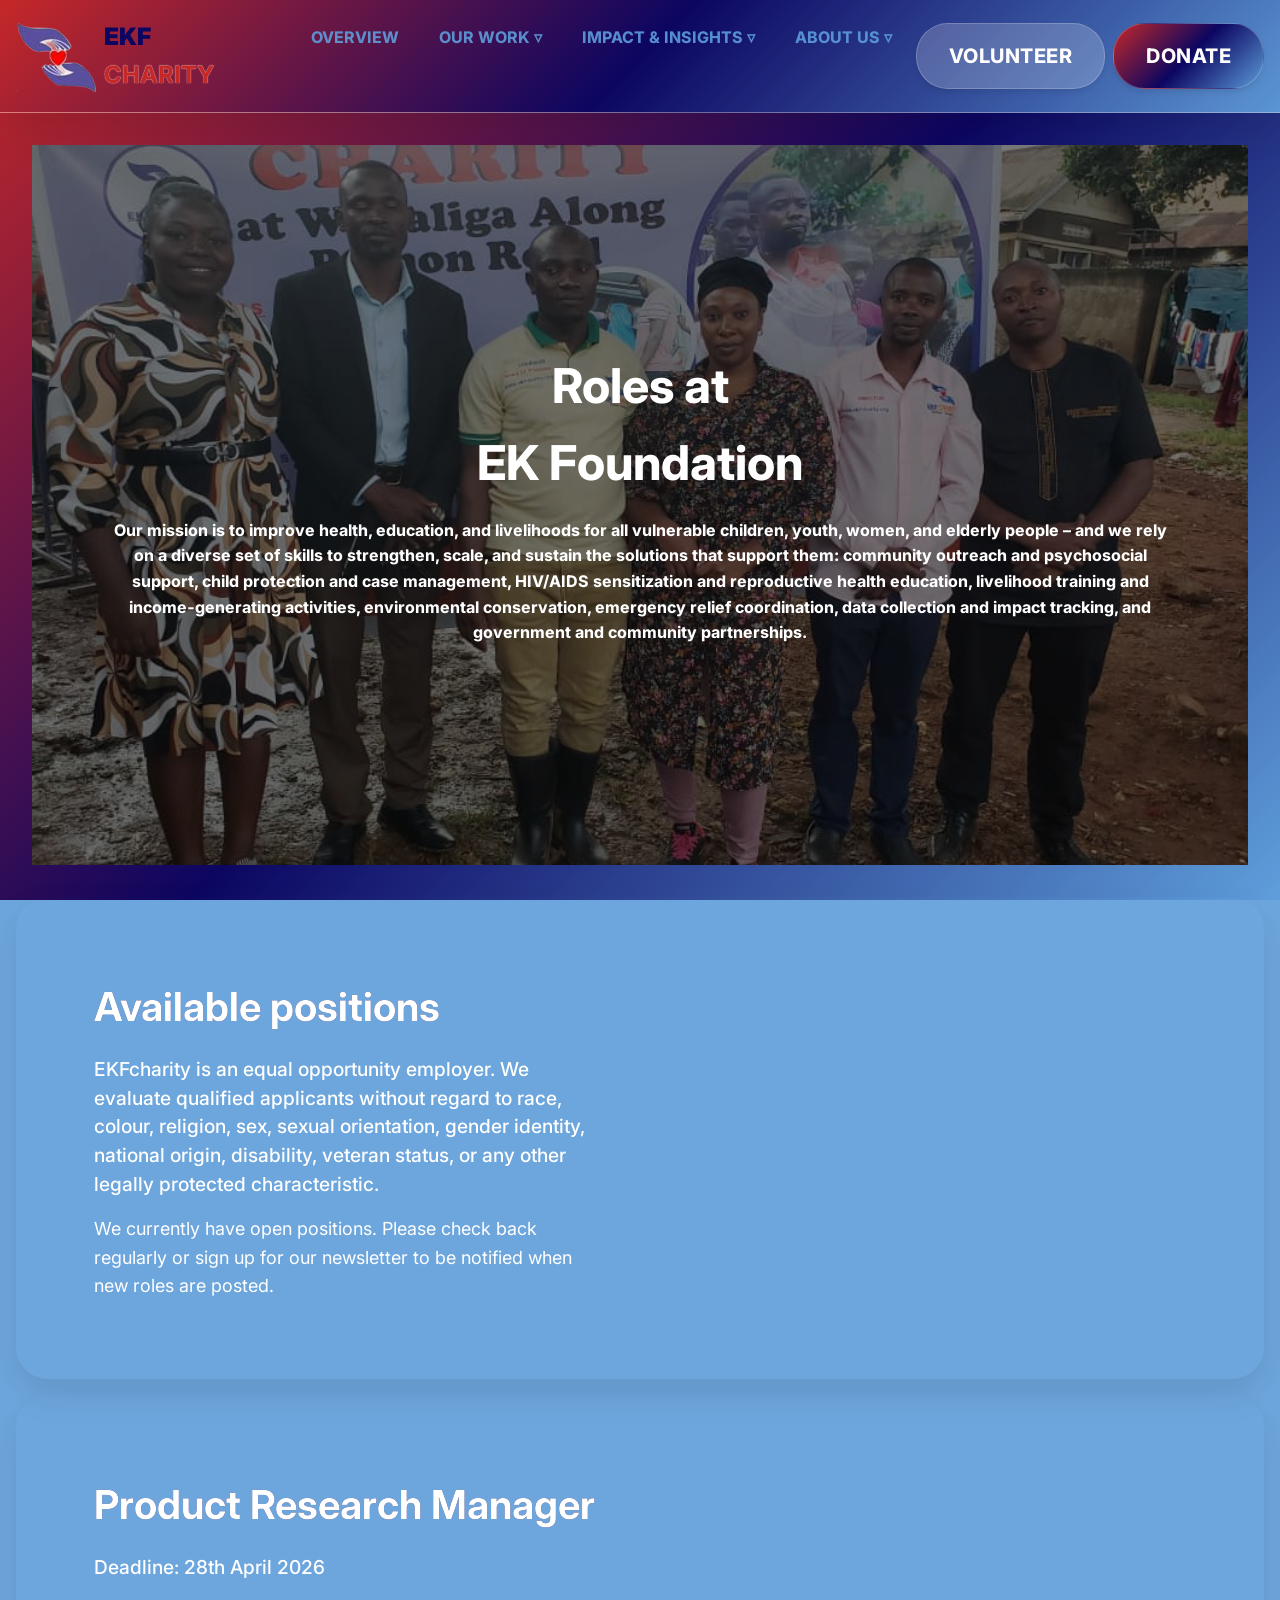
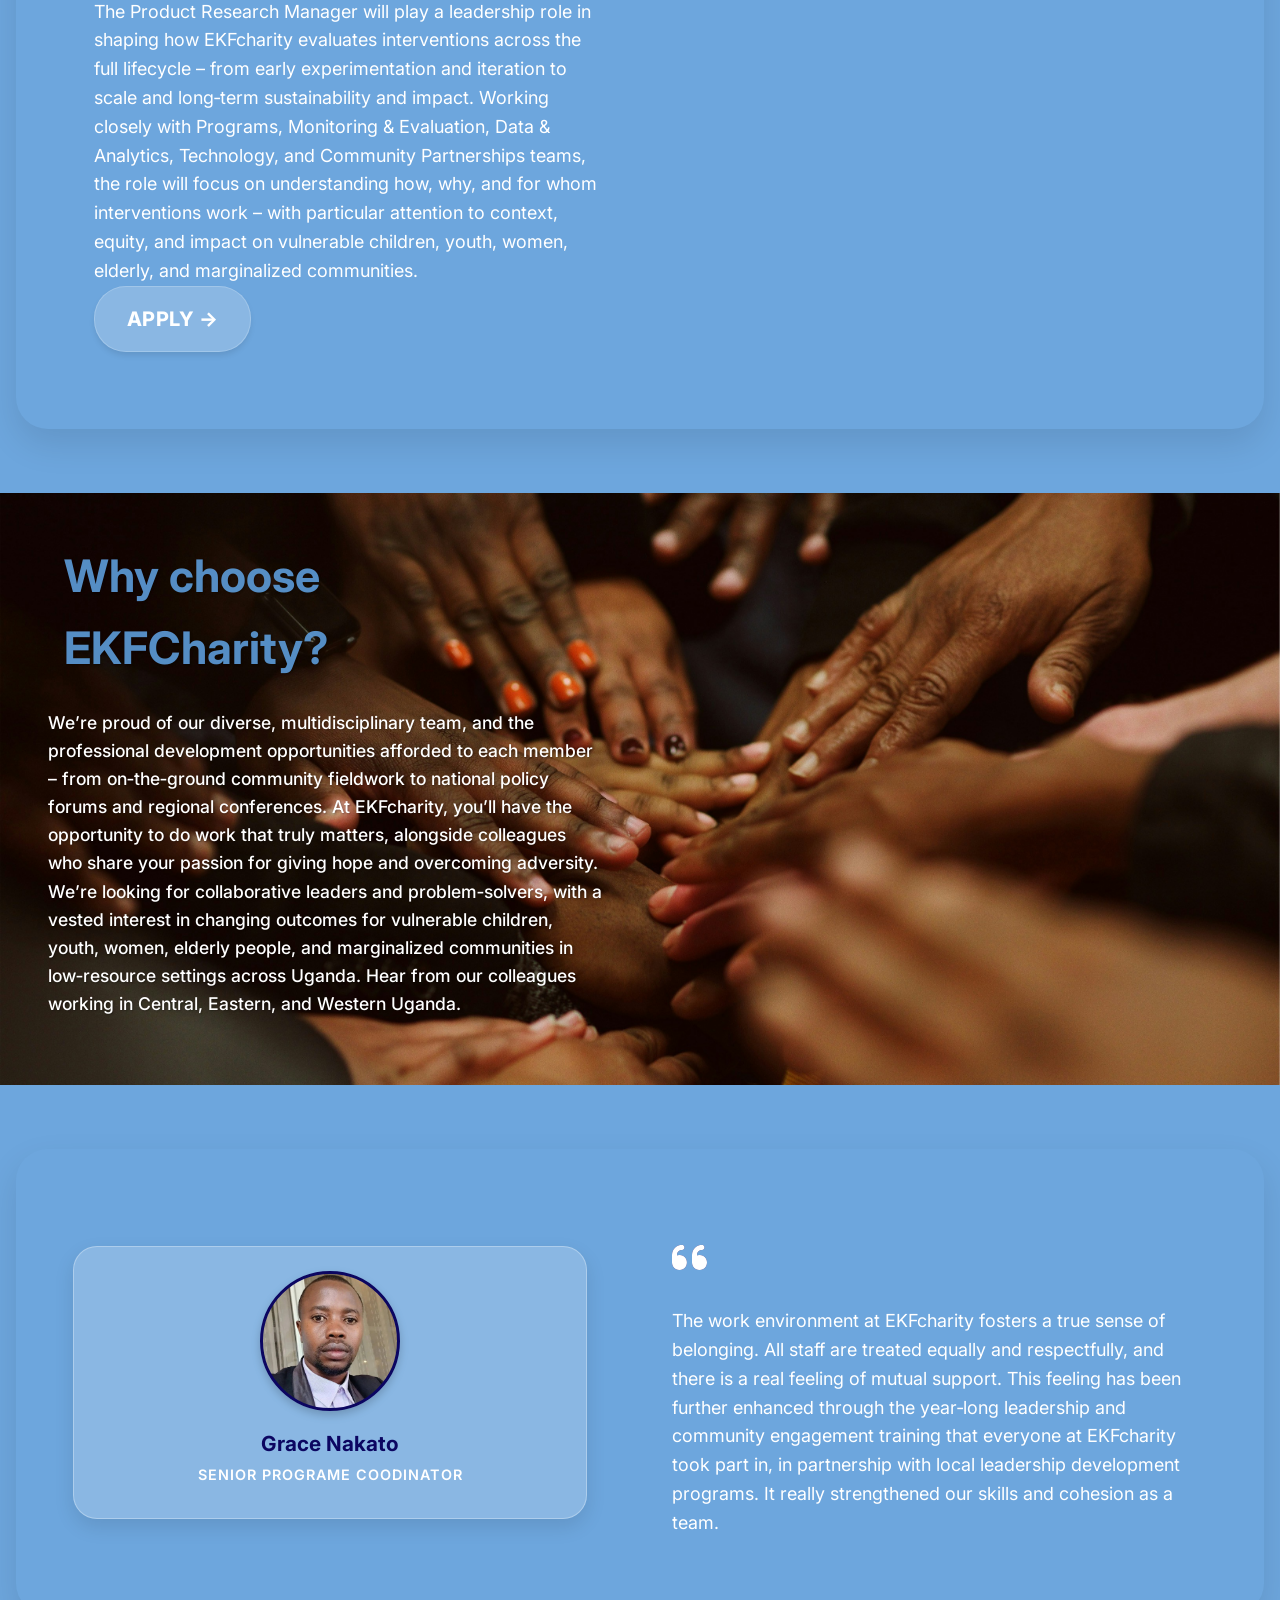
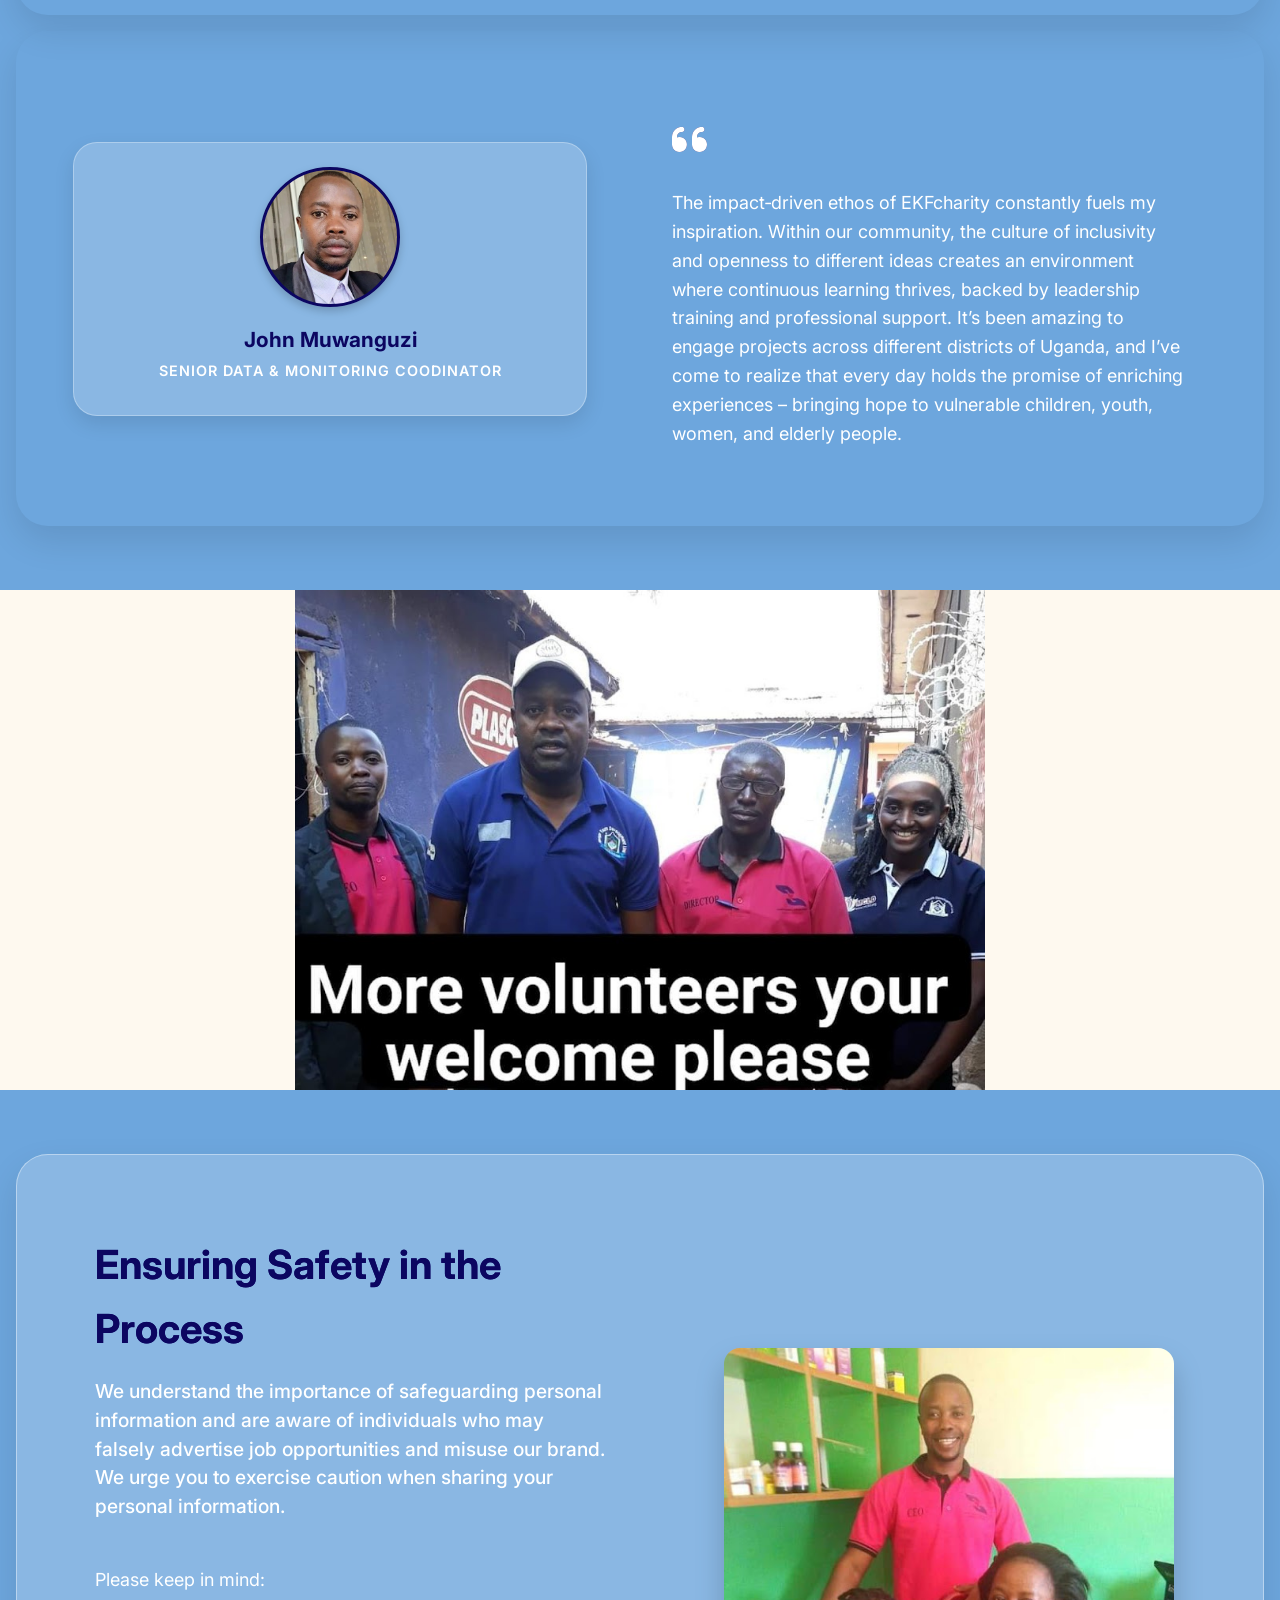
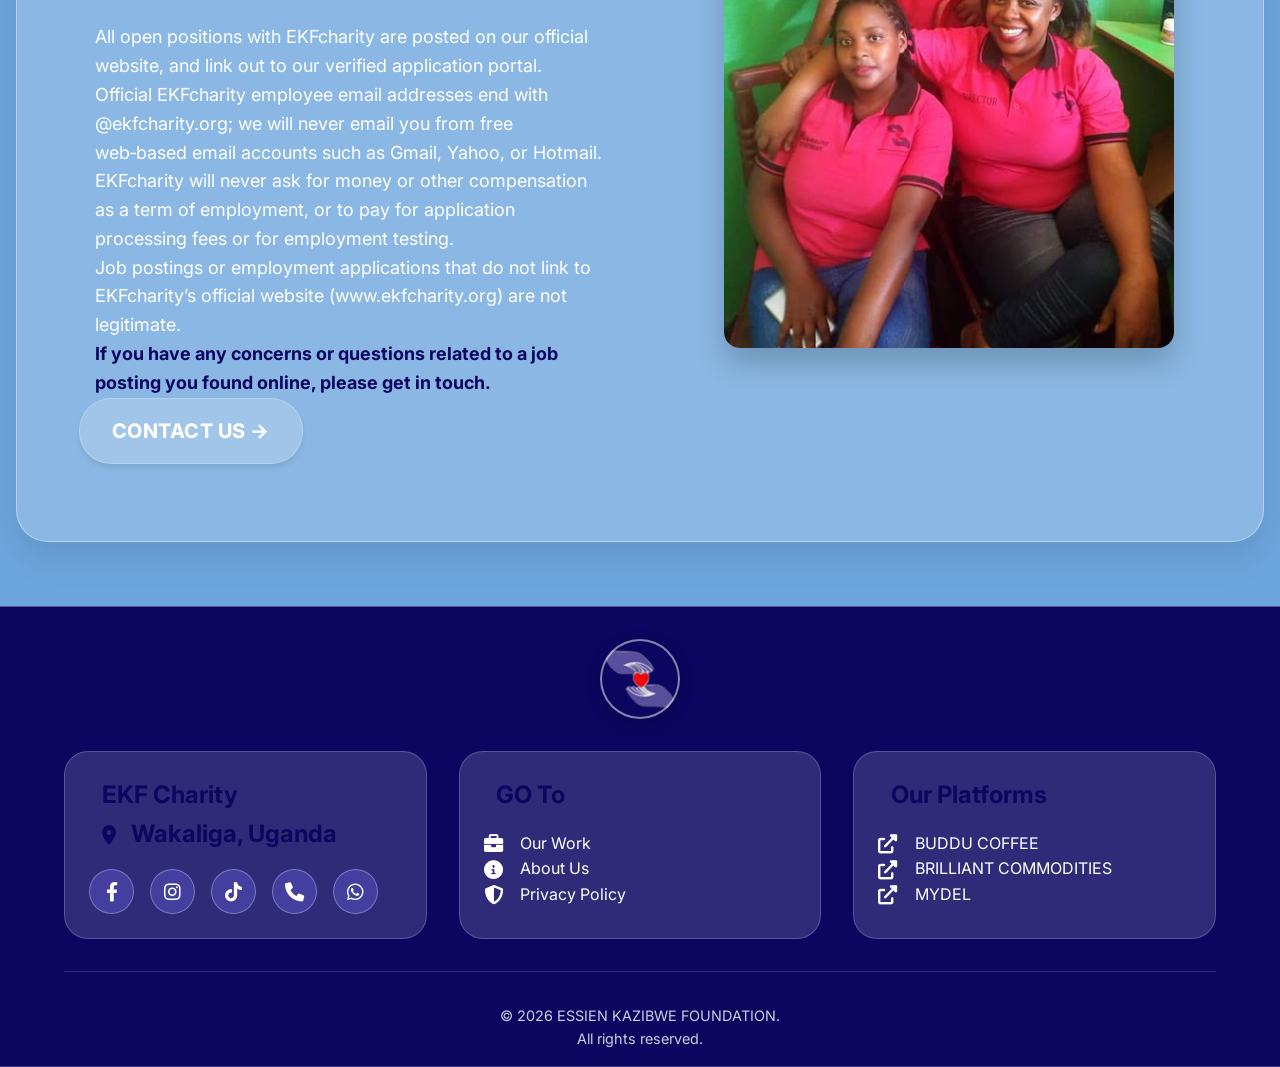
<file: role.html>
<!DOCTYPE html>
<html lang="en">
<head>
    <meta charset="UTF-8">
    <meta name="viewport" content="width=device-width, initial-scale=1.0, maximum-scale=2.0">
    <title>ROLES | EKF-Charity</title>
    <!-- Font Awesome 6 (icons) & Google Font for readability -->
    <link rel="stylesheet" href="https://cdnjs.cloudflare.com/ajax/libs/font-awesome/6.0.0-beta3/css/all.min.css">
    <link href="https://fonts.googleapis.com/css2?family=Inter:opsz,wght@14..32,400;14..32,600;14..32,700&display=swap" rel="stylesheet">
    <link rel="stylesheet" href="style.css">
</head>
<body>

<!-- NAVIGATION BAR (Red & Green theme) -->
    <nav class="navbar">
        <div class="nav-container">
            <div class="logo">
                <i class="i-container" style= "background-image: url(images/logo.jpeg);"></i>
                <div class= "logo-container">
                <p><span>EKF</span></p>
                <p><span class="highlight">CHARITY</span></p>
                </div>    
            </div>
            <ul class="nav-menu" id="nav-menu">
                <div class="dropdown">
                <a href="index.html" class="dropbtn" id="about-main-btn"><span>OVERVIEW</span></a>
                </div>

                <div class="dropdown">
                    <a href="our-work.html" class="dropbtn" id="about-main-btn"><span>OUR WORK <span class="arrow-down">▿</span><span class="arrow-up">▵</span></span></a>
                    <div class="dropdown-content">
                    <a href="our-work.html#our-model">OUR MODEL</a>
                    <a href="our-work.html#sustainability">SUSTAINABILITY</a>
                    <a href="our-work.html#where-we-work">WHERE WE WORK</a>

                 </div>
                </div>
                <div class="dropdown">
                <a href="impact-insights.html" class="dropbtn" id="about-main-btn"><span>IMPACT & INSIGHTS <span class="arrow-down">▿</span><span class="arrow-up">▵</span></span></a>
                <div class="dropdown-content">
                    <a href="impact-insights.html#impact-at-a-glance">IMPACT AT A GLANCE</a>
                    <a href="impact-insights.html#impact-by-area">IMPACT BY AREA</a>
                    <a href="impact-insights.html#data-driven-impact">DATA-DRIVEN IMPACT</a>
                    <a href="impact-insights.html#impact-reports">IMPACT REPORTS</a>
                </div>
            </div>
                <div class="dropdown">
                <a href="about.html" class="dropbtn" id="about-main-btn"><span>ABOUT US <span class="arrow-down">▿</span><span class="arrow-up">▵</span></span></a>
                <div class="dropdown-content">
                    <a href="about.html#mission-vision-01">MISSION & VISION</a>
                    <a href="about.html#our-team-01">OUR TEAM</a>
                    <a href="about.html#leadership-team">LEADERSHIP TEAM</a>
                    <a href="about.html#board-of-directors">BOARD OF DIRECTORS</a>
                    <a href="about.html#partners">PARTNERS</a>
                </div>
            </div>

                <a class="btn-secondary" href="#">VOLUNTEER</a>
                <a class="btn-primary" href="https://flutterwave.com/donate/7qypp03qs9et">DONATE</a>
            </ul>
            <div class="hamburger"><i class="fas fa-bars"></i></div>
        </div>
    </nav>

    <!-- MAIN CONTENT – all "pages" are sections hidden/shown via JS -->
    <main>
        <!-- HERO SECTION (part of Home, but visible on all pages? We'll place it inside home) -->

        <section class="about-section" id="our-team">
            <div class="our-team" style="background-image: url('images/ourTeam.jpg');">
                <div class="our-team-overlay"></div>
                <div class="our-team-content">
                    <p class="animate-up"><span class="team"></span>Roles at<br>EK Foundation</p>
                       <p class="role-desktop" style="font-size: 1rem;">Our mission is to improve health, education, and livelihoods for all vulnerable children, youth, women, and elderly people – and we rely on a diverse set of skills to strengthen, scale, and sustain the solutions that support them: community outreach and psychosocial support, child protection and case management, HIV/AIDS sensitization and reproductive health education, livelihood training and income‑generating activities, environmental conservation, emergency relief coordination, data collection and impact tracking, and government and community partnerships.</p> 
                 <span   id="positions"></span>

                </div>
            </div>
        </section>
        
        <!-- HOME PAGE -->

        <!-- Sidebar (off-canvas menu) -->
<div class="sidebar" id="sidebar">
    <div class="sidebar-header">
        <div class="sidebar-logo">
            <img src="images/logo.jpeg">
            <span>EKF Charity</span>
        </div>
        <button class="close-sidebar" id="closeSidebar">&times;</button>
    </div>
    <ul class="sidebar-menu">
        <li><a href="index.html">Home</a></li>
        <li><a href="our-work.html">Our Work <span class="arrow-down">▿</span><span class="arrow-up">▵</span></a></li>
        <li><a href="impact-insights.html">Impact & Insights <span class="arrow-down">▿</span><span class="arrow-up">▵</span></a></li>
        <li><a href="about.html">About Us <span class="arrow-down">▿</span><span class="arrow-up">▵</span></a></li>
        <li><a href="role.html">Roles</a></li>
        <li><a href="index.html#newsletter">Newsletter</a></li>
    </ul>
    <div class="sidebar-footer">
        <p><i class="fas fa-phone"></i>  <a href="tel:+256751545436">Call Now</a></p>
        <p><i class="fab fa-whatsapp"></i> <a href="https://wa.me/256701715505" target="_blank">WhatsApp</a></p>
        <div class="social-links">
            <a href="#"><i class="fab fa-facebook"></i></a>
            <a href="#"><i class="fab fa-twitter"></i></a>
            <a href="#"><i class="fab fa-instagram"></i></a>
            <a href="https://www.tiktok.com/@buddururalcoffee"><i class="fa-brands fa-tiktok"></i></a>
        </div>
    </div>
</div>

<!-- Overlay for when sidebar is open -->
<div class="sidebar-overlay" id="sidebarOverlay"></div>
<div class="role-mobile"> <!--line 1377-->
                <section class="welcome-section" id="welcome-section"> <!--line 1378-->
                    <div class="welcome">
                        <div class="welcome-overlay"></div>
                        <div class="welcome-content">
                            <p class="role-mobile">Our mission is to improve health, education, and livelihoods for all vulnerable children, youth, women, and elderly people – and we rely on a diverse set of skills to strengthen, scale, and sustain the solutions that support them: community outreach and psychosocial support, child protection and case management, HIV/AIDS sensitization and reproductive health education, livelihood training and income‑generating activities, environmental conservation, emergency relief coordination, data collection and impact tracking, and government and community partnerships.</p>
                            <div class="welcome-buttons animate-up delay-2">
                                <a class="btn-secondary" href="our-work.html#our-model">OUR MODEL →</a>
                            </div>
                        </div>
                    </div>
                </section>
            </div>

<section class="impact-area-section" style="border: none; background: none;">
    <div class="impact-area-container image-left">
        <div class="area-text" style="border: none; background: none;">
            <h2 style="color: var(--white);">Available positions</h2>
             <p class="lead">EKFcharity is an equal opportunity employer. We evaluate qualified applicants without regard to race, colour, religion, sex, sexual orientation, gender identity, national origin, disability, veteran status, or any other legally protected characteristic.</p>
              <p class="white">We currently have open positions. Please check back regularly or sign up for our newsletter to be notified when new roles are posted.</p>
        </div>
         <div class="area-image" style="display: transparent;">
        </div>
    </div>
</section>

<section class="impact-area-section" style="border: none; background: none;">
    <div class="impact-area-container image-left">
        <div class="area-text" style="border: none; background: none;">
            <h2 style="color: var(--white);">Product Research Manager</h2>
             <p class="lead">Deadline: 28th April 2026</p>
              <p class="white">The Product Research Manager will play a leadership role in shaping how EKFcharity evaluates interventions across the full lifecycle – from early experimentation and iteration to scale and long‑term sustainability and impact. Working closely with Programs, Monitoring & Evaluation, Data & Analytics, Technology, and Community Partnerships teams, the role will focus on understanding how, why, and for whom interventions work – with particular attention to context, equity, and impact on vulnerable children, youth, women, elderly, and marginalized communities.</p>
              <div>
            <a class="btn-secondary" href="#">APPLY →</a>
        </div>
        </div>
         <div class="area-image" style="display: transparent;">
        </div>
    </div>
</section>

<section class="partnership-glassy">
    <div class="partnership-bg">
        <img src="images/handon.jpg" alt="Coffee farmers at work">
    </div>
    <div class="partnership-content">
        <h2 style="color: var(--sky-blue);">Why choose<br>EKFCharity?</h2>
        <p>We’re proud of our diverse, multidisciplinary team, and the professional development opportunities afforded to each member – from on‑the‑ground community fieldwork to national policy forums and regional conferences. At EKFcharity, you’ll have the opportunity to do work that truly matters, alongside colleagues who share your passion for giving hope and overcoming adversity. We’re looking for collaborative leaders and problem‑solvers, with a vested interest in changing outcomes for vulnerable children, youth, women, elderly people, and marginalized communities in low‑resource settings across Uganda. Hear from our colleagues working in Central, Eastern, and Western Uganda.</p>
        <div class="hero-buttons animate-up delay-2">
                        <a class="btn-secondary" href="#" style="margin-left: -1rem; display: none;" id="board-of-directors">Learn More →</a>
        </div>
    </div>
</section>

<section class="impact-area-section" style="border: none; background: none;">
    <div class="impact-area-container image-left">
        <div class="area-image">
            <div class="team-member">
                        <div class="member-img img1"></div>
                        <h4>Grace Nakato</h4>
                        <p class="title">Senior Programe Coodinator</p>
                    </div>
        </div>
        <div class="area-text" style="border: none; background: none;" >
            <h2 style="color: var(--white);"><i class="fas fa-quote-left"></i></h2>
            <p class="white">The work environment at EKFcharity fosters a true sense of belonging. All staff are treated equally and respectfully, and there is a real feeling of mutual support. This feeling has been further enhanced through the year‑long leadership and community engagement training that everyone at EKFcharity took part in, in partnership with local leadership development programs. It really strengthened our skills and cohesion as a team.</p>
        </div>
    </div>
</section>

<section class="impact-area-section" style="border: none; background: none;">
    <div class="impact-area-container image-left">
        <div class="area-image">
            <div class="team-member">
                        <div class="member-img img1"></div>
                        <h4>John Muwanguzi</h4>
                        <p class="title">Senior Data & Monitoring Coodinator</p>
                    </div>
        </div>
        <div class="area-text" style="border: none; background: none;" >
            <h2 style="color: var(--white);"><i class="fas fa-quote-left"></i></h2>
            <p class="white">The impact‑driven ethos of EKFcharity constantly fuels my inspiration. Within our community, the culture of inclusivity and openness to different ideas creates an environment where continuous learning thrives, backed by leadership training and professional support. It’s been amazing to engage projects across different districts of Uganda, and I’ve come to realize that every day holds the promise of enriching experiences – bringing hope to vulnerable children, youth, women, and elderly people.</p>
        </div>
    </div>
</section>

<section class="partnership-glassy">
    <div class="partnership-bg">
        <img style="object-fit: contain;" src="images/volunteers.jpg" alt="Coffee farmers at work">
    </div>
</section>

<section class="impact-area-section">
    <div class="impact-area-container image-left">
        <div class="area-text" style="border: none; background: none;" >
            <h2 style="color: var(--dark-blue);">Ensuring Safety in the Process</h2>
            <p class="lead">We understand the importance of safeguarding personal information and are aware of individuals who may falsely advertise job opportunities and misuse our brand. We urge you to exercise caution when sharing your personal information.</p><br>
            <p><strong></strong>Please keep in mind:</p><br>
            <p>All open positions with EKFcharity are posted on our official website, and link out to our verified application portal.<br>

Official EKFcharity employee email addresses end with @ekfcharity.org; we will never email you from free web‑based email accounts such as Gmail, Yahoo, or Hotmail.<br>

EKFcharity will never ask for money or other compensation as a term of employment, or to pay for application processing fees or for employment testing.<br>

Job postings or employment applications that do not link to EKFcharity’s official website (www.ekfcharity.org) are not legitimate.</p>
           <p><strong>If you have any concerns or questions related to a job posting you found online, please get in touch.</strong></p>
           <a class="btn-secondary" href="#" style="margin-left: -1rem;" id="board-of-directors">CONTACT US →</a>
        </div>
        <div class="area-image">
            <img src="images/health.jpg" alt="Medical professionals" loading="lazy">
        </div>
    </div>
</section>

    
    <!-- FOOTER with TOS/PP/FAQ modals, contacts, WhatsApp, other platform -->
     <footer>
    <div class="logo">
        <i class="i-container" style="background-image: url(images/logo.jpeg);"></i>
    </div>
    <div class="footer-content">
        <div class="footer-section">
            <h4>EKF Charity<BR><i class="fas fa-map-marker-alt"></i> Wakaliga, Uganda</h4>
            <div class="social-links">
                <a href="https://facebook.com/@ekfcharity" class="social-icon" target="_blank"><i class="fab fa-facebook-f"></i></a>
                <a href="https://instagram.com/@ekfcharity" class="social-icon" target="_blank"><i class="fab fa-instagram"></i></a>
                <a href="https://www.tiktok.com/@ekfcharity.oficialpage" class="social-icon" target="_blank"><i class="fab fa-tiktok"></i></a>
                <a href="tel:+256751545436" class="social-icon" target="_blank"><i class="fas fa-phone"></i></a>
                <a href="https://wa.me/256751545436" class="social-icon" target="_blank"><i class="fab fa-whatsapp"></i></a>
            </div>
        </div>
        <div class="footer-section">
            <h4>GO To</h4>
            <a href="our-work.html"><i class="fa-solid fa-briefcase"></i> Our Work</a>
            <a href="about.html"><i class="fa-solid fa-circle-info"></i> About Us</a>
            <a href="ekf-charitys-data-protection-policy-2024.html"><i class="fas fa-shield"></i> Privacy Policy</a>
        </div>
        <div class="footer-section">
            <h4>Our Platforms</h4>
            <a href="https://buddu-coffee.vercel.app" target="_blank"><i class="fas fa-external-link-alt"></i> BUDDU COFFEE</a>
            <a href="https://brilliantcommodities.net/" target="_blank"><i class="fas fa-external-link-alt"></i> BRILLIANT COMMODITIES</a>
            <a href="https://ngobase.org/" target="_blank"><i class="fas fa-external-link-alt"></i> MYDEL</a>
        </div>
    </div>
    <div class="footer-bottom">
        &copy; 2026 ESSIEN KAZIBWE FOUNDATION.
        <p>All rights reserved.</p>
    </div>
</footer>

<!-- Fixed Glassy Button to navigate to News & Resources page -->
<a href="news-resources.html" class="fixed-glass-btn" title="News & Resources" style="display: none;">
    <i class="fas fa-newspaper"></i>
</a>  
    <script src="our-work.js"></script>
</body>
    </html>
</file>
<file: style.css>
*{
  margin: 0;
  padding: 0;
  line-height: 1.6;
  box-sizing: border-box;
  font-family: 'Inter', sans-serif;
}
html {
  scroll-behavior: smooth;
}
body {
  position: relative;
  color: var(--dark-text);
  line-height: 1.6;
  font-size: 18px;
  transition: font-size 0.2s;
  overflow-x: hidden;
  background: var(--sky-blue); /* fallback green tint */
}
/* Blurred background image */
body::before {
  content: '';
  position: fixed;
  top: 0;
  left: 0;
  width: 100%;
  height: 100%;
  z-index: -2;
  background-image: url('');
  background-size: cover;
  background-position: center;
  background-attachment: fixed;
  filter: blur(8px);        /* adjust blur intensity: 4px to 12px */
  transform: scale(1.05);   /* prevents white edges due to blur */
}
/* Semi‑transparent green overlay */
body::after {
  content: '';
  position: fixed;
  top: 0;
  left: 0;
  width: 100%;
  height: 100%;
  z-index: -1;
  background: var(--hero-bg);
}
.body-container {
  width: 100%;
  max-width: 1200px;
  margin: 0 auto;
  padding: 0 20px;
  max-width: 100%;
}
/* colors: red #C62828, green #2E7D32, white #ffffff, brown #8B4513 */
:root {
  /* ========== TYPOGRAPHY (you already have this) ========== */
  --font-base: 1rem;
  --font-xs: calc(var(--font-base) * 0.75);
  --font-sm: calc(var(--font-base) * 0.875);
  --font-md: var(--font-base);
  --font-lg: calc(var(--font-base) * 1.25);
  --font-xl: calc(var(--font-base) * 1.5);
  --font-2xl: calc(var(--font-base) * 2);
  --font-3xl: calc(var(--font-base) * 2.5);
  --font-4xl: calc(var(--font-base) * 3);
  --font-bold-sm: bold;
  --font-bold-md: 750;
  --font-bold-lg: 1000;

  --h1-size: var(--font-4xl);
  --h2-size: var(--font-3xl);
  --h3-size: var(--font-2xl);
  --h4-size: var(--font-xl);
  --h5-size: var(--font-lg);
  --h6-size: var(--font-md);
  --body-size: var(--font-md);
  --lead-size: var(--font-lg);
  --small-size: var(--font-sm);

  /* ========== BRAND COLORS ========== */
  --red: #C62828;
  --sky-blue: #5d9ddae5;
  --white: #ffffff;
  --dark-blue: #0c0661;
  --light-bg: #f9f5f0;
  --dark-text: #2c2c2c;
  --light-text: #4a4a4a;
  --border-color: rgba(255, 255, 255, 0.2);
  --text-color:linear-gradient(135deg, #0c0661, #5d9ddae5, #C62828);
  --hero-bg: linear-gradient(135deg, #C62828, #0c0661, #5d9ddae5);

  /* ========== SPACING (consistent gaps) ========== */
  --space-xs: 0.25rem;   /* 4px */
  --space-sm: 0.5rem;    /* 8px */
  --space-md: 1rem;      /* 16px */
  --space-lg: 2rem;      /* 32px */
  --space-xl: 4rem;      /* 64px */
  --space-2xl: 6rem;     /* 96px */
  --letter-spacing-sm: 0.5px;
  --letter-spacing-md: 1px;
  --letter-spacing-lg: 1.5px;

  /* Container max widths */
  --container-sm: 900px;
  --container-md: 900px;
  --container-lg: 1024px;
  --container-xl: 1280px;
  --container-2xl: 1400px;

  /* ========== BORDERS ========== */
  --border-radius-sm: 0.5rem;    /* 8px */
  --border-radius-md: 1rem;      /* 16px */
  --border-radius-lg: 1.5rem;    /* 24px */
  --border-radius-xl: 2rem;      /* 32px */
  --border-radius-full: 9999px;

  --border-width-thin: 1px;
  --border-width-medium: 2px;
  --border-width-thick: 3px;

  /* ========== SHADOWS ========== */
  --shadow-sm: 0 1px 2px 0 rgba(0, 0, 0, 0.05);
  --shadow-md: 0 4px 6px -1px rgba(0, 0, 0, 0.1);
  --shadow-lg: 0 10px 15px -3px rgba(0, 0, 0, 0.1);
  --shadow-xl: 0 20px 25px -5px rgba(0, 0, 0, 0.1);
  --shadow-2xl: 0 25px 50px -12px rgba(0, 0, 0, 0.25);

  /* Glassy shadows (specific to your design) */
  --shadow-glass: 0 15px 35px rgba(0, 0, 0, 0.1);
  --shadow-glass-hover: 0 20px 40px rgba(0, 0, 0, 0.15);

  /* ========== GLASSMORPHISM ========== */
  --glass-bg: rgba(255, 255, 255, 0.2);
  --glass-bg-hover: rgba(255, 255, 255, 0.3);
  --glass-border: rgba(255, 255, 255, 0.4);
  --glass-blur: blur(6px);
  --glass-blur-light: blur(4px);

  /* ========== TRANSITIONS ========== */
  --transition-fast: 150ms ease;
  --transition-normal: 250ms ease;
  --transition-slow: 350ms ease;

  /* ========== Z-INDEX LAYERS ========== */
  --z-negative: -1;
  --z-elevate: 1;
  --z-dropdown: 100;
  --z-sticky: 200;
  --z-modal: 1000;
  --z-popover: 1100;
  --z-toast: 1200;

  /* ========== BREAKPOINTS ========== */
  --breakpoint-sm: 900px;
  --breakpoint-md: 900px;
  --breakpoint-lg: 1024px;
  --breakpoint-xl: 1280px;
  --breakpoint-2xl: 1536px;
}
/* ========== GLASSY NAVBAR ========== */
.navbar {
  background:  var(--hero-bg), var(--glass-bg);
  box-shadow: var(--shadow-glass);
  position: relative;
  top: 0;
  z-index: var(--z-dropdown);
  border-bottom: var(--border-width-thin) solid var(--glass-border);
  position: sticky;
}

.nav-container {
  display: flex;
  align-items: center;
  justify-content: space-between;
  padding: var(--space-md);
  flex-wrap: wrap;
  max-width: var(--container-2xl);
  margin: 0 auto;
}
/* Logo area – keep brand colours but add subtle glow */
.logo {
  display: flex;
  align-items: center;
  gap: var(--space-sm);
  font-size: var(--font-xl);
  font-weight: var(--font-bold-lg);
  color: var(--dark-blue);
}
.i-container {
  padding: 0;
  border: var(--border-width-thin) solid transparent;
  height: 80px;
  width: 80px;
  background-color: transparent;
  justify-content: center;
  align-items: center;
  display: flex;
}
.logo .highlight {
  font-size: var(--font-xl);
  font-weight:  var(--font-bold-md);
  color: var(--red);
  text-shadow: 0 0 1px var(--white);
}
/* Nav menu items – glassy pills */
.nav-menu {
  display: flex;
  list-style: none;
  gap: var(--space-sm);
  flex-wrap: wrap;
}

.nav-menu li {
  display: flex;
  align-items: center;
  gap: var(--space-xs);
  padding: var(--space-sm) var(--space-md);
  border-radius: 40px;
  cursor: pointer;
  font-weight: var(--font-bold-md);
  transition: all 0.2s;
  background: rgba(255, 255, 255, 0.15);
  border: 1px solid rgba(255, 255, 255, 0.3);
}

.nav-menu li i {
  font-size: 1.2rem;
}
.nav-menu li.active {
  background: var(--red);
  color: var(--white);
  border-color: rgba(255, 255, 255, 0.6);
}
.nav-menu li:hover {
  background: rgba(255, 255, 255, 0.3);
  transform: translateY(-2px);
}
/* ========== GLASSY DROPDOWN ========== */
.dropdown {
  position: relative;
  display: inline-block;
}
.dropbtn {
  border-radius: var(--border-radius-xl);
  padding: var(--space-sm) var(--space-md);
  font-weight: var(--font-bold-md);
  cursor: pointer;
  transition: all 0.2s;
  font-family: inherit;
  font-size: var(--font-base);
  text-decoration: none;
  color: var(--sky-blue);
}
.dropbtn:hover {
  background: var(--glass-bg-hover);
  border-color: var(--sky-blue);
  color: var(--white);
}

.dropbtn.active {
  background: var(--glass-bg-hover);
  border-color: var(--sky-blue);
  color: var(--white);
}

.dropdown-content {
  display: none;
  position: absolute;
  top: 60%;
  left: 0;
  min-width: 220px;
  background: var(--glass-bg);
  border-radius: 20px;
  border: 1px solid var(--glass-bg-hover);
  box-shadow: var(--shadow-xl);
  z-index: var(--z-dropdown);
  overflow: hidden;
  animation: slideUp 0.5s ease;
}

.dropdown-content a {
  color: var(--dark-text);
  padding: var(--space-sm) var(--space-md);
  text-decoration: none;
  display: block;
  margin-top: var(--space-sm);
  font-weight: var(--font-bold-md);
  transition: all 1s;
  border-bottom: 1px solid var(--border-color);
}

.dropdown-content a:last-child {
  border-bottom: none;
}

.dropdown-content a:hover {
  background: var(--sky-blue);
  color: var(--white);
  padding-left: var(--space-md);
}

.dropdown:hover .dropdown-content {
  display: block;
}
.dropdown:hover .arrow-up {
  display: inline-block;
}
.dropdown:hover .dropdown-content {
  display: block;
}
.dropdown:hover .arrow-down {
  display: none;
}
.dropdown:hover .dropbtn {
  background: var(--glass-bg);
  border-color: var(--sky-blue);
}
.arrow-up {
  display: none;
}

.hamburger {
  display: none;
  font-size: 2.5rem;
  cursor: pointer;
  color: var(--white);
}

.hamburger:hover {
  transform: scale(1.03) rotate(90deg);

}

/* Mobile adjustments */
@media (max-width: 900px) {
  .logo p span {
    color: var(--sky-blue);
    font-size: var(--font-base);
  }
  .logo .highlight {
    font-size: var(--font-base);
  }
  .navbar {
    background: #0c0661d0;
    padding: 0;
  }
  .nav-menu {
    display: none;
  }
  .hamburger {
    display: block;
  }
  .come {
    color: white; /* lighter brown to stand out */
    font-weight: 100;
    font-size: 0.1rem;
  }
}

.responsive-small p { font-size: 0.6rem; }
.responsive-small h2, h2, h3, h4 { font-size: 0.2rem; }

/* Fixed Glassy Button */
.fixed-glass-btn {
  position: fixed;
  top: 120px;
  right: 30px;
  width: 60px;
  height: 60px;
  background: rgba(255, 255, 255, 0.2);
  border-radius: 50%;
  display: flex;
  align-items: center;
  justify-content: center;
  color: white;
  font-size: 1.8rem;
  text-decoration: none;
  box-shadow: 0 4px 15px rgba(0, 0, 0, 0.2);
  border: 1px solid rgba(255, 255, 255, 0.4);
  transition: all 0.3s ease;
  z-index: 1000;
}

.fixed-glass-btn:hover {
  background: var(--sky-blue);
  color: #1e3a1e;
  transform: scale(1.1);
  border-color: white;
  box-shadow: 0 8px 25px rgba(0, 0, 0, 0.3);
}

@media (max-width: 900px) {
  .fixed-glass-btn {
  width: 50px;
  height: 50px;
  font-size: 1.4rem;
  top: 20px;
  right: 20px;
  }
}


/* ========== GLASSY HERO SECTION ========== */
.hero {
  position: relative;
  background-size: cover;
  background-position: center;
  overflow: hidden;
  display: flex;
  align-items: center;
  justify-content: center;
  padding: var(--space-xl) var(--space-lg);
  min-height: 80vh;
  width: 100%;
}

/* Glassy overlay with new brand color var(--sky-blue) */
.hero-overlay {
  position: absolute;
  top: 0;
  left: 0;
  width: 100%;
  height: 100%;
  z-index: 0;
}

/* Hero content panel – also glassy */
.hero-content {
  position: relative;
  z-index: 1;
  max-width: 1200px;
  margin: 0 auto;
  padding: var(--space-lg);
  box-shadow: var(--shadow-lg);
  text-align: center;
  color: var(--white);
  transition: all 0.3s ease;
}

/* Optional: subtle hover lift for the content card */
.hero-content:hover {
  transform: translateY(-5px);
}

/* Typography inside hero */
.hero-content h1 {
  font-size: var(--font-4xl);
  font-weight: var(--font-bold-md);
  margin-bottom: 1rem;
  text-shadow: 5px 5px 1px rgba(0, 0, 0, 0.3);
  color: var(--white);
  position: relative;
  display: inline-block;
  padding-bottom: 0.5rem;
}

.hero-content p {
  font-size: var(--font-lg);
  font-weight: var(--font-normal);
  margin-bottom: var(--space-lg);
  text-shadow: 0 1px 3px rgba(0, 0, 0, 0.2);
  animation: slideLeftAndFade 20s ease-in-out infinite;
}

.yellow {
  color: #f9f9c7;
  font-weight: var(--font-bold-md);
  font-size: var(--font-2xl);
  text-shadow: 0 0 5px rgba(0,0,0,0.2);
}

/* Buttons inside hero (already glassy from previous step, but ensure they inherit) */
.hero-buttons {
  display: flex;
  gap: 1.5rem;
  justify-content: center;
  flex-wrap: wrap;
}

/* Responsive adjustments */
@media (max-width: 900px) {
  .hero {
    padding: 2rem 1rem;
    min-height: 60vh;
  }
  .hero-content {
    padding: 1.5rem;
  }
  .hero-content h1 {
    font-size: 2rem;
  }
  .hero-content p {
    font-size: 1rem;
  }
  .yellow {
    font-size: 1.5rem;
  }
}

/* ========== GLASSY ABOUT CONTAINER ========== */
.about-container {
  display: block;
  padding: 2rem;
  font-family: 'Inter', 'Segoe UI', sans-serif;
  background: rgba(255, 255, 255, 0.2);
  border-radius: 2rem;
  margin: 2rem auto;
  max-width: 1400px;
  border: 1px solid rgba(255, 255, 255, 0.4);
  box-shadow: 0 15px 35px rgba(0, 0, 0, 0.1);
}

/* ========== SECTION STYLES ========== */
.about-section {
  text-align: center;
  padding: 1rem;
  margin: 1rem;
  text-align: center;
}

.about-section h2 {
  font-size: 2.5rem;
  color: var(--white);
  text-shadow: 0 0 1px var(--white);
  display: inline-block;
  padding-left: 1.2rem;
  font-size: 3.5rem;
  font-weight: 800;
}

.about-section h3 {
  font-size: var(--font-2xl);
  color: var(--white);
  margin: var(--space-lg) 0 var(--space-md) 0;
  font-weight: var(--font-bold-md);
  position: relative;
  display: inline-block;
}

.about-section h3::after {
  content: '';
  position: absolute;
  bottom: -8px;
  left: 0;
  width: 60px;
  height: 3px;
  background: var(--sky-blue);
  border-radius: 3px;
}

.about-section h4 {
  font-size: var(--font-lg);
  color: var(--brown-dark);
  margin: var(--space-md) 0 var(--space-sm) 0;
  font-weight: var(--font-bold-md);
}

.about-section p {
  color: white;
  line-height: 1.6;
}

/* ========== GLASSY MISSION BLOCK ========== */
.mission-block {
  transition: all 0.3s ease;
}

.mission-block p {
  font-size: 1.2rem;
}

.mission-block strong {
  font-size: 1.8rem;
  color: var(--white);
}

.sustainability-block {
  margin-top: -10px;
  padding: 2.5rem;
  transition: all 0.3s ease;
}

.mission-block blockquote {
  font-size: 1.6rem;
  font-style: italic;
  color: white;
  margin: 1.5rem 0;
  padding: 1rem 2rem;
  background: rgba(118, 236, 23, 0.1);
  border-radius: 50px 20px 20px 50px;
  border-left: 6px solid var(--sky-blue);
  font-weight: 500;
}

/* ========== TEAM & BOARD GRIDS (Glassy) ========== */
.team-grid, .board-grid {
  display: grid;
  grid-template-columns: repeat(auto-fit, minmax(240px, 1fr));
  gap: 2rem;
  margin-top: 2rem;
}

.team-member, .board-member {
  background: rgba(255, 255, 255, 0.2);
  border-radius: 1.5rem;
  overflow: hidden;
  box-shadow: 0 8px 20px rgba(0, 0, 0, 0.1);
  transition: all 0.3s ease;
  text-align: center;
  padding-bottom: 1.5rem;
  border: 1px solid rgba(255, 255, 255, 0.3);
}

.team-member:hover, .board-member:hover {
  transform: translateY(-6px);
  background: rgba(255, 255, 255, 0.3);
  box-shadow: 0 15px 30px rgba(0, 0, 0, 0.2);
  border-color: var(--sky-blue);
}

.member-img {
  width: 140px;
  height: 140px;
  border-radius: 50%;
  margin: 1.5rem auto 1rem;
  background-size: cover;
  background-position: center;
  border: 3px solid var(--dark-blue);
  box-shadow: 0 4px 10px rgba(0, 0, 0, 0.2);
  transition: transform 0.3s;
}

.img1 { background-image: url('images/DIRECTOR 2.jpg'); }
.img2 { background-image: url('images/health\ 1.jpg'); }
.img3 { background-image: url('images/volunteers1.jpg'); }
.img4 { background-image: url('images/ourTeam\ 1.jpg'); }
.img5 { background-image: url('images/help\ 1.jpg'); }
.img6 { background-image: url('images/field-officer.jpg'); }
.img7 { background-image: url('images/badir.jpg'); }


.team-member:hover .member-img {
  transform: scale(1.05);
}

.team-member h4, .board-member h4 {
  color: var(--dark-blue);
  margin: 1rem 0 0.2rem;
  font-size: 1.3rem;
}

.team-member .title, .board-member .title {
  color: white;
  font-weight: 600;
  font-size: 0.9rem;
  text-transform: uppercase;
  letter-spacing: 1px;
  margin-bottom: 0.5rem;
}

/* ========== PARTNERS SECTION (Glassy) ========== */
.partner-group {
  background: rgba(255, 255, 255, 0.2);
  align-items: center;
  justify-content: center;
  text-align: center;
  padding: 1.8rem;
  border-radius: 1.5rem;
  margin-bottom: 1.5rem;
  transition: all 0.2s;
}

.partner-group:hover {
  background: rgba(255, 255, 255, 0.3);
  transform: translateX(4px);
}

.partner-group h4 {
  color: #C62828;
  font-size: 1.4rem;
  margin-bottom: 0.8rem;
}

.partner-list {
  display: flex;
  flex-wrap: wrap;
  gap: 1rem;
  list-style: none;
  margin-top: 1rem;
}

.partner-list li {
  background: rgba(255, 255, 255, 0.411);
  padding: 0.4rem 1.2rem;
  border-radius: 40px;
  font-weight: 500;
  color: var(--white);
  border: 1px solid var(--sky-blue);
  font-size: 0.9rem;
}
.mobile {
  display: none;
}

/* ========== CTA BUTTON (Glassy) ========== */
.cta {
  text-align: center;
  margin: 3rem 0;
  color: var(--white);
}

/* Responsive */
@media (max-width: 900px) {
  .about-section {
    padding: 0;
    margin: 10px;
    text-align: center;
  }
  .desktop {
    display: none;
  }
  .mobile {
    display: block;
    margin: 10px;
  }
  .about-container {
    padding: 1rem;
  }
  .about-section h2 {
    font-size: 2rem !important;
  }
  .mission-block blockquote {
    font-size: 1.2rem;
  }
  .team-grid, .board-grid {
    gap: 1rem;
  }
  .about-section h2 {
    font-size: 1.5rem;
    font-weight: 500;
  }
  .mission-block p {
    font-size: 0.6rem;
  }
}

/* ========== GLASSY HERO SECTION ========== */
.our-team {
  position: relative;
  background-size: cover;
  background-position: center;
  overflow: hidden;
  display: flex;
  align-items: center;
  justify-content: center;
  padding: 4rem 2rem;
  min-height: 80vh;
  width: 100%;
  margin: 0;
}

/* Glassy overlay with new brand color var(--sky-blue) */
.our-team-overlay {
  position: absolute;
  top: 0;
  left: 0;
  width: 100%;
  height: 100%;
  background-color: #00000085;
  z-index: 0;
}

/* Hero content panel – also glassy */
.our-team-content {
  position: relative;
  z-index: 1;
  max-width: 1200px;
  margin: 0 auto;
  padding: 2.5rem;
  text-align: center;
  color: white;
  transition: all 0.3s ease;
}

/* Optional: subtle hover lift for the content card */
.our-team-content:hover {
  transform: translateY(-5px);
}

/* Typography inside hero */
.our-team-content p {
  font-size: var(--font-4xl);
  font-weight: var(--font-bold-md);
  margin-bottom: 1rem;
  text-shadow: var(--shadow-xl);
}

.team {
  color: #f9f9c7;
  font-weight: 800;
  font-size: 2rem;
  text-shadow: 0 0 5px rgba(0,0,0,0.2);
}
/* Responsive adjustments */
@media (max-width: 900px) {
  .our-team {
    padding: 2rem 1rem;
    min-height: 60vh;
}


.our-team-content {
  padding: 1.5rem;
}
.our-team-content p {
  font-size: 2rem;
}
.team {
  font-size: 1.5rem;
}
}
.animate-left {
  animation: slide-Left 1s ease;
}

@keyframes slide-Left {
  0% {
    transform: translateX(100%);
    opacity: 0;
  }
  100% {
    opacity: 1;
  }
}

.our-vision {
  font-size: 2rem;
  white-space: nowrap;       /* keep text in one line */
  animation: slideLeftAndFade 10s ease-in-out infinite;
  /* Optional: set a background to see the fade better */
  padding: 10px;
  display: inline-block;     /* needed for transform */
}


@keyframes fadeIn {
  to {
  opacity: 1;
  }
}

/* Tooltip positions */
[data-title="bottom"]:hover::after {
  top: 100%;
  bottom: auto;
  margin-top: 8px;
}

[data-title="bottom"]:hover::before {
  top: auto;
  bottom: 100%;
  border-bottom-color: rgba(118, 236, 23, 0.7);
  border-top-color: transparent;
}

[data-title="top"]:hover::after {
  top: auto;
  bottom: 100%;
  margin-bottom: 8px;
}

[data-title="top"]:hover::before {
  top: 100%;
  bottom: auto;
  border-top-color: rgba(118, 236, 23, 0.7);
  border-bottom-color: transparent;
}

/* Responsive adjustments */
@media (max-width: 900px) {
  .role-tabs {
    gap: 0.3rem;
    padding: 0.3rem;
  }
  .role-btn {
    padding: 0.4rem 1rem;
    font-size: 0.85rem;
  }
  .page {
    padding: 1rem;
  }
  [data-title]:hover::after {
    font-size: 0.75rem;
    padding: 4px 10px;
    white-space: normal;
    max-width: 200px;
    text-align: center;
  }
}

/* ========== GLASSY SIDEBAR (enhanced) ========== */
.sidebar {
  position: fixed;
  top: 0;
  right: -100%;
  width: 100%;
  max-width: 100%;
  backdrop-filter: blur(4px);
  height: 100%;
  background: #0c066194;
  color: white;
  box-shadow: -8px 0 32px rgba(0, 0, 0, 0.2);
  z-index: 1100;
  transition: right 0.4s cubic-bezier(0.2, 0.9, 0.4, 1.1);
  display: flex;
  flex-direction: column;
  overflow-y: auto;
  font-family: 'Inter', sans-serif;
  border-left: 1px solid rgba(255, 255, 255, 0.3);
}

.sidebar.open {
  left: 0;
}

/* On desktop, limit width to 400px */
@media (min-width: 900px) {
  .sidebar {
    width: 400px;
    max-width: 80%;
  }
}

/* Sidebar Header */
.sidebar-header {
  display: flex;
  justify-content: space-between;
  align-items: center;
  padding: 1.5rem;
  border-bottom: 1px solid rgba(255, 255, 255, 0.2);
  background: rgba(0, 0, 0, 0.1);
}

.sidebar-logo {
  display: flex;
  align-items: center;
  gap: 0.8rem;
}

.sidebar-logo img {
  width: 50px;
  height: 50px;
  box-shadow: 0 2px 8px rgba(0,0,0,0.2);
}

.sidebar-logo span {
  font-size: 1.2rem;
  font-weight: bold;
  color: var(--sky-blue);
}

.close-sidebar {
  background: rgba(255, 255, 255, 0.2);
  border: 1px solid rgba(255, 255, 255, 0.4);
  border-radius: 50%;
  width: 36px;
  height: 36px;
  display: flex;
  align-items: center;
  justify-content: center;
  color: white;
  font-size: 1.5rem;
  cursor: pointer;
  transition: all 0.2s;
}

.close-sidebar:hover {
  background: var(--sky-blue);
  color: var(--dark-blue);
  transform: scale(1.05);
  border-color: white;
}

/* Sidebar Menu */
.sidebar-menu {
  list-style: none;
  padding: 1rem 0;
  margin: 0;
  flex: 1;
}

.sidebar-menu li {
  margin: 0;
  border-bottom: 1px solid rgba(255, 255, 255, 0.1);
}

.sidebar-menu a {
  display: block;
  padding: 1rem 1.5rem;
  color: white;
  text-decoration: none;
  font-size: 1.1rem;
  font-weight: 500;
  transition: all 0.2s;
}

.sidebar-menu a:hover {
  background: var(--dark-blue);
  padding-left: 2rem;
  color: var(--sky-blue);
}

/* Sidebar Footer */
.sidebar-footer {
  padding: 1.5rem;
  border-top: 1px solid rgba(255, 255, 255, 0.2);
  font-size: 0.9rem;
  text-align: center;
}

.sidebar-footer a {
  color: var(--sky-blue);
  text-decoration: none;
}

.sidebar-footer a:hover {
  text-decoration: underline;
}

/* Glassy social links in sidebar */
.sidebar-footer .social-links {
  display: flex;
  justify-content: center;
  gap: 1rem;
  margin-top: 1rem;
}

.sidebar-footer .social-links a {
  background: rgba(255, 255, 255, 0.15);
  width: 36px;
  height: 36px;
  display: inline-flex;
  align-items: center;
  justify-content: center;
  border-radius: 50%;
  color: white;
  font-size: 1.2rem;
  transition: all 0.2s;
  border: 1px solid rgba(255, 255, 255, 0.3);
}

.sidebar-footer .social-links a:hover {
  background: var(--sky-blue);
  color: #1e3a1e;
  transform: translateY(-3px);
  border-color: white;
}

/* ========== GLASSY OVERLAY ========== */
.sidebar-overlay {
  position: fixed;
  top: 0;
  left: 0;
  width: 100%;
  height: 100%;
  background: rgba(0, 0, 0, 0.4);
  z-index: 1050;
  opacity: 0;
  visibility: hidden;
  transition: opacity 0.3s ease, visibility 0.3s;
  cursor: url('data:image/svg+xml,%3Csvg xmlns="http://www.w3.org/2000/svg" width="24" height="24" viewBox="0 0 24 24" fill="none" stroke="white" stroke-width="2" stroke-linecap="round" stroke-linejoin="round"%3E%3Cline x1="18" y1="6" x2="6" y2="18"%3E%3C/line%3E%3Cline x1="6" y1="6" x2="18" y2="18"%3E%3C/line%3E%3C/svg%3E') 12 12, pointer;
}

.sidebar-overlay.active {
  opacity: 1;
  visibility: visible;
}

/* Prevent body scrolling when sidebar is open */
body.sidebar-open {
  overflow: hidden;
}
@keyframes slideLeftAndFade {
    0% {
    transform: translateX(100%);
    opacity: 1;
  }
  70% {
    opacity: 1;
  }
  100% {
    transform: translateX(-100%);
    opacity: 0;
  }
}

.our-vision {
  font-size: 2rem;
  white-space: nowrap;       /* keep text in one line */
  animation: slideLeftAndFade 10s ease-in-out infinite;
  /* Optional: set a background to see the fade better */
  padding: 10px;
  display: inline-block;     /* needed for transform */
}

/* ========== GLASSY HERO BUTTONS ========== */
.hero-buttons {
  display: flex;
  gap: var(--space-md);
  justify-content: center;
  flex-wrap: wrap;
}

.btn-primary, .btn-secondary {
  padding: var(--space-md) var(--space-lg);
  font-size: var(--font-lg);
  font-weight: var(--font-bold-md);
  border-radius: var(--border-radius-xl);
  cursor: pointer;
  transition: all 0.3s cubic-bezier(0.2, 0.9, 0.4, 1.1);
  text-decoration: none;
  display: inline-block;
  text-align: center;
  border: 1px solid rgba(255, 255, 255, 0.4);
  box-shadow: var(--shadow-md);
  letter-spacing: var(--letter-spacing-sm);
}

/* Primary button – glassy red */
.btn-primary {
  background: var(--hero-bg);
  color: var(--white);
  border-color: var(--border-color);
}

.btn-primary:hover {
  background: var(--border-color);
  transform: translateY(-4px);
  box-shadow: var(--shadow-2xl);
  border-color: var(--border-color);
  color: var(--red);
}

/* Secondary button – glassy brown/white */
.btn-secondary {
  background: var(--border-color);
  color: var(--white);
  border-color: var(--border-color);
}

.btn-secondary:hover {
  background: var(--hero-bg);
  color: var(--white);
  transform: translateY(-4px);
  box-shadow: var(--shadow-2xl);
  border-color: var(--border-color);
}

/* Optional: active/pressed effect */
  .btn-primary:active, .btn-secondary:active {
  transform: translateY(2px);
  box-shadow: var(--shadow-md);
}

/* Responsive */
@media (max-width: 900px) {
  .btn-primary, .btn-secondary {
    padding: 0.8rem 1.5rem;
    font-size: 0.5rem;
  }
  .hero-buttons {
    gap: 1rem;
  }
}


/* animations */
.animate-up {
  opacity: 0;
  animation: slideUp 0.8s ease forwards !important;
}
.animated-up {
  opacity: 0;
  animation: slideUp 0.8s ease forwards !important;
}
.animated-down {
  display: none;
}
.delay-1 { animation-delay: 0.2s; }
.delay-2 { animation-delay: 0.4s; }
@keyframes slideUp {
  from { opacity: 0; transform: translateY(40px); }
  to { opacity: 1; transform: translateY(0); }
}

/* ----- TEAM GRIDS (image containers with 50% border radius) ----- */

/* welcome */
.welcome-section {
  position: relative;
  background-size: cover;
  background-position: center;
  margin-bottom: 3rem;
  overflow: hidden;
  display: flex;
  align-items: left;
  justify-content: left;
}
.welcome-overlay {
  position: absolute;
  top: 0; left: 0; width: 100%; height: 100%;
  background: transparent;
}
.welcome-content {
  position: relative;
  color: white;
  text-align: left;
  padding: 2rem;
  max-width: 900px;
}

.welcome-content p {
  font-size: 1.5rem;
  margin-bottom: 2rem;
  color: white;
  font-weight: 1000;
}
.welcome-content p span {
  color: #C62828;
}
.partner {
  font-size: 1.1rem;
  font-weight: 300;
}
@media (max-width: 900px) {
  .animated-down {
    display: block;
    font-size: 2rem;
  }
  .animated-up {
    display: none;
  }
  .welcome-content p {
    font-size: 0.8rem;
  }
  .welcome-content partner {
    font-size: 0.4rem !important;
  }
  .welcome-content h2 {
    font-size: 1rem;
  }
}
@keyframes slideLeftAndFade {
  0% {
  transform: translateX(100%);
  opacity: 1;
  }
  70% {
  opacity: 1;
  }
  100% {
  transform: translateX(-100%);
  opacity: 0;
  }
}

.btn-welcome {
  background: white;
  color: #8B4513;
  border: 2px solid #8B4513;
  padding: 1rem 2rem;
  font-size: 1.4rem;
  border-radius: 50px;
  font-weight: 600;
  cursor: pointer;
}
.btn-welcome:hover {
  background: #C62828;
  color: white;
}

/* ========== GLASSY PULSE SECTION (3 columns) ====<LINE 359 IN HTML>====== */
.pulse {
  position: relative;
  background-size: cover;
  background-position: center;
  margin-bottom: 3rem;
  overflow: hidden;
  min-height: 80vh;
  display: flex;
  align-items: stretch;
  transition: background-image 0.5s ease-in-out;
  box-shadow: 0 20px 35px rgba(0, 0, 0, 0.2);
}

/* Flex container for columns */
.team-columns {
  display: flex;
  flex-wrap: wrap;
  width: 100%;
  background: rgba(0, 0, 0, 0.1);
  overflow: hidden;
}

/* Individual column – glassy with frosted effect */
.team-column {
  position: relative;
  display: flex;
  flex-direction: column;
  justify-content: center;
  flex: 1;
  min-width: 0;
  padding: 3rem 2rem;
  border-right: 1px solid rgba(255, 255, 255, 0.3);
  background: rgba(255, 255, 255, 0.1);
  transition: all 0.3s ease;
}

.team-column:hover {
  background: rgba(17, 15, 15, 0.623);
}

/* Remove border from last column */
.team-column:last-child {
  border-right: none;
}

/* Custom widths – keep as you set */
.mission-column {
  flex: 2;
}
.vision-column {
  flex: 1.5;
}
.values-column {
  flex: 1.5;
}

/* Overlay (kept for background image transitions – now semi‑transparent) */
.column-overlay {
  position: absolute;
  top: 0;
  left: 0;
  width: 100%;
  height: 100%;
  background: linear-gradient(135deg, rgba(118, 236, 23, 0.15), rgba(46, 125, 50, 0.25));
  z-index: 0;
  pointer-events: none;
}

/* Content stays above overlay */
.column-content {
  position: relative;
  z-index: 1;
  color: white;
  text-align: left;
  text-shadow: 0 1px 3px rgba(0, 0, 0, 0.3);
}

/* Headings */
.column-content h3 {
  font-size: 1.4rem;
  font-weight: 800;
  margin-bottom: 1rem;
  letter-spacing: 1px;
  color: var(--dark-blue);
  display: inline-block;
}

/* Quote text */
.column-content .quote {
  font-size: var(--font-lg);
  line-height: 1.3;
  margin: 1rem 0 1.5rem;
  font-weight: var(--font-bold-sm);
}

/* Glassy button inside columns */
.col-btn {
  background: rgba(255, 255, 255, 0.2);
  border: 1px solid rgba(255, 255, 255, 0.5);
  color: var(--white);
  padding: 0.7rem 1.5rem;
  border-radius: 50px;
  font-size: 0.9rem;
  font-weight: 700;
  cursor: pointer;
  transition: all 0.2s;
  display: inline-block;
  text-decoration: none;
  letter-spacing: 0.5px;
}

.col-btn:hover {
  background: var(--sky-blue);
  color: var(--dark-blue);
  border-color: #ffffff;
  transform: translateY(-3px);
  box-shadow: 0 8px 15px rgba(0, 0, 0, 0.2);
}

/* Responsive: stack columns on mobile */
@media (max-width: 900px) {
  .team-columns {
    flex-direction: column;
  }
  .team-column {
    border-right: none;
    border-bottom: 1px solid rgba(255, 255, 255, 0.3);
    flex: auto;
    padding: 2rem 1.5rem;
  }
  .team-column:last-child {
    border-bottom: none;
  }
  .column-content .quote {
    font-size: 0.8rem;
  }
  .column-content h3 {
    font-size: 0.6rem;
  }
  .col-btn {
    padding: 0.3rem 0.8rem;
    border-radius: 50px;
    font-size: 0.5rem;
  }
}

/* price cards   <!--LINE 440--> */ 
.price-section, .gallery-section {
  margin: 4rem 0;
  text-align: center;
}
.price-section h2, .gallery-section h2 {    
  font-size: 2.5rem;
  color: var(--white);
  margin-bottom: 2rem;
  font-weight: 700;
  display: inline-block;
  padding-left: 1.2rem;
}
.price-cards {
  display: grid;
  grid-template-columns: repeat(auto-fit, minmax(250px, 1fr));
  gap: 2rem;
}
.price-card {
  background: white;
  border-radius: 20px;
  padding: 2rem;
  text-align: center;
  box-shadow: 0 10px 20px rgba(0,0,0,0.1);
}
/* ========== GLASSY PRICE CARDS ========== */
.price-section {
  margin: 4rem 0;
}

.price-cards {
  display: grid;
  grid-template-columns: repeat(auto-fit, minmax(260px, 1fr));
  gap: 2rem;
  }

.price-card {
  background: rgba(255, 255, 255, 0.25);
  border-radius: 2rem;
  padding: 2rem 1.5rem;
  text-align: center;
  transition: all 0.3s ease;
  border: 1px solid rgba(255, 255, 255, 0.4);
  box-shadow: 0 10px 25px rgba(0, 0, 0, 0.1);
  position: relative;
  overflow: hidden;
}

/* Top accent line with brand color */
.price-card::before {
  content: '';
  position: absolute;
  top: 0;
  left: 0;
  width: 100%;
  height: 6px;
}

.price-card:hover {
  transform: translateY(-8px);
  background: rgba(255, 255, 255, 0.35);
  box-shadow: 0 20px 35px rgba(0, 0, 0, 0.2);
  border-color: rgba(255, 255, 255, 0.6);
}

.price-card i {
  font-size: 3rem;
  margin-bottom: 0.5rem;
  background: linear-gradient(135deg, #C62828, #2E7D32);
  -webkit-background-clip: text;
  background-clip: text;
  color: transparent;
}

.price-card h3 {
  font-size: 2rem;
  margin: 0.5rem 0;
  color: white;
  font-weight: 700;
}

/* ========== GLASSY METER STYLES ========== */
.price-meter {
  margin-top: 1.5rem;
  text-align: center;
}

.price-value {
  font-size: 2.5rem;
  font-weight: 800;
  margin-bottom: 0.5rem;
  color: var(--dark-blue);
  letter-spacing: -0.02em;
}

/* Colorful meter fills – each card gets a different gradient */
small {
  font-size: 0.85rem;
  opacity: 0.8;
  color: white;
  font-weight: 500;
}

/* Responsive */
@media (max-width: 900px) {
  .price-card {
    padding: 1.5rem;
  }
  .price-value {
    font-size: 2.5rem;
  }
  .price-card i {
    font-size: 2.5rem;
  }
  .price-section h2 {    
    font-size: 1.2rem;
  }
}
/* ========== GLASSY BLOG GRID ========== */
.blog-grid {
  display: flex;
  gap: var(--space-md);
  margin : 5px;
}
/* Featured blog (left side) */
.blog-featured {
  flex: 1.2;
  text-decoration: none;
  color: var(--white);
}

.blog-featured .blog-card {
  height: 100%;
  min-height: 500px;
  position: relative;
  border-radius: 1.5rem;
  overflow: hidden;
  background: var(--hero-bg); /* fallback */
  box-shadow: var(--shadow-lg);
  transition: transform 0.3s, box-shadow 0.3s;
}

.blog-featured .blog-card:hover {
  transform: translateY(-8px);
  box-shadow: 0 25px 40px rgba(0, 0, 0, 0.3);
}

/* Right side – two columns */
.blog-columns {
  flex: 1;
  display: flex;
  gap: 1.5rem;
}

.blog-col {
  flex: 1;
  display: flex;
  flex-direction: column;
  gap: 1.5rem;
}

/* Individual blog item (right side) */
.blog-item {
  flex: 1;
  text-decoration: none;
  color: white;
  display: block;
}

.blog-item .blog-card {
  height: 100%;
  position: relative;
  border-radius: 1.5rem;
  overflow: hidden;
  background: rgba(0, 0, 0, 0.2);
  box-shadow: 0 10px 20px rgba(0, 0, 0, 0.15);
  transition: transform 0.3s, box-shadow 0.3s;
}

.blog-item .blog-card:hover {
  transform: translateY(-5px);
  box-shadow: 0 20px 30px rgba(0, 0, 0, 0.25);
}

/* Common card styles */
.blog-card img {
  width: 100%;
  height: 100%;
  object-fit: cover;
  display: block;
  transition: transform 0.4s;
}

.blog-card:hover img {
  transform: scale(1.05);
}

/* Common card styles with borders */
.blog-card {
  background: rgba(0, 0, 0, 0.2);
  box-shadow: 0 10px 20px rgba(0, 0, 0, 0.15);
  transition: transform 0.3s, box-shadow 0.3s, border 0.2s;
  border: 1px solid rgba(255, 255, 255, 0.3);
}

.blog-featured .blog-card {
  border: 2px solid var(--hero-bg);
}

.blog-overlay:hover  {
  transform: translateY(-5px);
  box-shadow: var(--shadow-xl);
  border-color: var(--sky-blue);
}

/* Glassy overlay (semi‑transparent + blur) */
.blog-overlay {
  position: absolute;
  bottom: 0;
  left: 0;
  right: 0;
  background: linear-gradient(to top, rgba(0, 0, 0, 0.7), rgba(0, 0, 0, 0.1));
  padding: 1.5rem;
  text-align: center;
  color: white;
  border-top: 1px solid rgba(255, 255, 255, 0.2);
  animation: slideUp 0.5s ease;
}

/* Sticker – brand colour var(--sky-blue) */

.blog-sticker {
  display: none;
  background: var(--sky-blue);
  color: #1e3a1e;
  font-size: 0.75rem;
  font-weight: 800;
  padding: 1rem 2rem;
  border-radius: 40px;
  margin-bottom: 0.75rem;
  letter-spacing: 0.5px;
  text-transform: uppercase;
  box-shadow: 0 2px 6px rgba(0,0,0,0.2);
  text-align: center;
  animation: slideUp 0.5s ease;
}

.blog-card:hover  .blog-sticker {
  transform: translateY(-5px);
  box-shadow: var(--shadow-xl);
  border-color: var(--sky-blue);
  display: block;
}

/* Typography */
.blog-overlay h3 {
  font-size: 1.6rem;
  margin: 0.5rem 0;
  line-height: 1.2;
  font-weight: 700;
  text-shadow: 0 1px 3px rgba(0,0,0,0.5);
}

.blog-overlay h4 {
  font-size: 1.2rem;
  margin: 0.3rem 0;
  font-weight: 600;
  text-shadow: 0 1px 2px rgba(0,0,0,0.5);
}

.blog-overlay p {
  font-size: 0.9rem;
  margin-top: 0.5rem;
  opacity: 0.9;
}

@keyframes slideUp {
  from {
    transform: translateY(100%);
    opacity: 0;
  }
  to {
    transform: translateY(0);
    opacity: 1;
  }
}

/* Responsive */
@media (max-width: 900px) {
  .blog-grid {
    flex-direction: column;
  }
  .blog-featured .blog-card {
    min-height: 400px;
  }
  .blog-columns {
    flex-direction: column;
    gap: 1.5rem;
  }
  .blog-col {
    flex-direction: row;
    gap: 1rem;
  }
  .blog-item {
    flex: 1;
  }
  .blog-item .blog-card {
    min-height: 250px;
  }
  .blog-overlay h3 {
    font-size: 1.2rem;
  }
  .blog-overlay h4 {
    font-size: 1rem;
  }
}
@media (max-width: 900px) {
  .blog-overlay h3 {
    font-size: 0.7rem;
  }
  .blog-overlay h4 {
    font-size: 0.5rem;
  }
  .blog-overlay p {
    font-size: 0.5rem;
    margin-top: 0.2rem;
    opacity: 1;
  }
  .blog-sticker {
    font-size: 0.4rem;
    font-weight: 500;
    padding: 0.5rem 1rem;
    margin-bottom: 0.4rem;
  }
}

/* ========== FULLY TRANSPARENT NEWSLETTER SECTION ========== */
.newsletter-section {
  margin: 4rem 0;
  background: transparent;
  border-radius: 0;
  padding: 2rem;
  border: none;
  box-shadow: none;
}

.newsletter-container {
  max-width: 800px;
  margin: 0 auto;
  }

.newsletter-header {
  text-align: center;
  margin-bottom: 2rem;
}

.newsletter-header h2 {
  font-size: 2.2rem;
  -webkit-background-clip: text;
  background-clip: text;
  color: var(--white);
  margin-bottom: 0.5rem;
}

.newsletter-header h2 i {
  color: var(--sky-blue);
  margin-right: 0.5rem;
}

.newsletter-header p {
  font-size: 1.1rem;
  color: white;
  line-height: 1.5;
}

.newsletter-header h2 span {
  color: var(--sky-blue);
}

/* Form fields – still glassy but no container background */
.newsletter-form .form-row {
  display: flex;
  gap: 1.5rem;
  flex-wrap: wrap;
}

.newsletter-form .form-group {
  flex: 1;
  margin-bottom: 1.2rem;
}

.newsletter-form label {
  display: block;
  font-weight: 600;
  margin-bottom: 0.5rem;
  color: white;
}

.newsletter-form label i {
  color: var(--sky-blue);
  width: 1.4rem;
}

.newsletter-form input {
  width: 100%;
  padding: 0.8rem 1rem;
  font-size: 1rem;
  border: 1px solid rgba(255, 255, 255, 0.6);
  border-radius: 40px;
  background: rgba(255, 255, 255, 0.25);
  transition: 0.2s;
  font-family: inherit;
  color: #2c2c2c;
}

.newsletter-form input:focus {
  outline: none;
  border-color: var(--sky-blue);
  background: rgba(255, 255, 255, 0.4);
  box-shadow: 0 0 0 3px rgba(118, 236, 23, 0.2);
}

.newsletter-form input::placeholder {
  color: rgba(44, 44, 44, 0.6);
}

/* Glassy button (keeps some style) */
.btn-newsletter {
  background: rgba(255, 255, 255, 0.5);
  color: var(--white);
  border: 1px solid rgba(255, 255, 255, 0.5);
  padding: 0.8rem 2rem;
  font-size: 1.2rem;
  border-radius: 50px;
  font-weight: 700;
  cursor: pointer;
  display: inline-block;
  width: 100%;
  transition: all 0.2s;
  margin-top: 0.5rem;
  box-shadow: 0 4px 12px rgba(0, 0, 0, 0.1);
  text-decoration: none;
}

.btn-newsletter:hover {
  background: var(--sky-blue);
  transform: translateY(-3px);
  box-shadow: 0 8px 20px rgba(0, 0, 0, 0.15);
  border-color: var(--dark-blue);
  color: var(--dark-blue);
}

.form-note {
  text-align: center;
  font-size: 0.85rem;
  color: #2c2c2c;
  margin-top: 1rem;
  opacity: 0.8;
}

/* Success message – also transparent */
.form-success {
  background: rgba(118, 236, 23, 0.15);
  color: #1e3a1e;
  padding: 1rem;
  border-radius: 40px;
  text-align: center;
  margin-top: 1.5rem;
  font-weight: bold;
  border: 1px solid var(--red);
}

.form-success i {
  font-size: 1.2rem;
  margin-right: 0.5rem;
  color: var(--sky-blue);
}

/* Responsive */
@media (max-width: 900px) {
  .newsletter-form .form-row {
    flex-direction: column;
    gap: 0;
  }
  .newsletter-form input {
    padding: 0.5rem 1rem;
    font-size: 0.5rem;
    color: #0a0909e5;
  }
  .newsletter-section {
    padding: 1rem;
  }
  .newsletter-header h2 {
    font-size: 1.2rem;
    margin-bottom: 0.3rem;
  }
  .newsletter-header p {
    font-size: 0.6rem;
    line-height: 0.8;
  }
  .newsletter-form label {
    font-weight: 400;
    margin-bottom: 0.3rem;
    font-size: 0.6rem;
  }
  .btn-newsletter {
    padding: 0.5rem 1rem;
    font-size: 0.7rem;
    margin-top: 0.3rem;
  }
}
/* ========== GLASSY FEATURED SECTION ========== */
.featured {
  text-align: center;
  margin: 4rem 0;
  overflow: hidden;
  background: transparent;
  padding: 2rem 0;
  border-radius: 0;
}

.featured h2 {
  font-size: 2.5rem;
  background: var(--text-color);
  -webkit-background-clip: text;
  background-clip: text;
  color: transparent;
  margin-bottom: 2rem;
  position: relative;
  display: inline-block;
  padding-bottom: 0.5rem;
}

.featured h2::after {
  content: '';
  position: absolute;
  bottom: 0;
  left: 25%;
  width: 50%;
  height: 3px;
  background: var(--sky-blue);
  border-radius: 3px;
}

/* Marquee container with mask for blur effect on edges */
.marquee {
  width: 100%;
  overflow: hidden;
  position: relative;
  background: transparent;
  mask-image: linear-gradient(
    to right,
    transparent 0%,
    black 15%,
    black 85%,
    transparent 100%
  );
  -webkit-mask-image: linear-gradient(
    to right,
    transparent 0%,
    black 15%,
    black 85%,
    transparent 100%
  );
}

.marquee-track {
  display: flex;
  gap: 2rem;
  width: max-content;
  animation: scrollLeft 30s linear infinite;
  will-change: transform;
}

/* Pause on hover */
.marquee:hover .marquee-track {
  animation-play-state: paused;
}

/* Glassy media items */
.media-item {
  display: inline-flex;
  align-items: center;
  justify-content: center;
  background: rgba(255, 255, 255, 0.2);
  padding: 0.6rem 1.2rem;
  border-radius: 50px;
  box-shadow: 0 4px 12px rgba(0, 0, 0, 0.1);
  transition: all 0.3s cubic-bezier(0.2, 0.9, 0.4, 1.1);
  border: 1px solid rgba(255, 255, 255, 0.4);
  height: 60px;
  width: auto;
  opacity: 1;
  transform: scale(1);
}

.media-item img {
  max-height: 40px;
  width: auto;
  object-fit: contain;
  filter: grayscale(30%);
  transition: filter 0.3s, transform 0.3s;
}

.media-item:hover {
  transform: translateY(-5px) scale(1.05);
  background: rgba(255, 255, 255, 0.35);
  box-shadow: 0 12px 25px rgba(118, 236, 23, 0.3);
  border-color: var(--sky-blue);
}

.media-item:hover img {
  filter: grayscale(0%);
  transform: scale(1.02);
}

/* Animation */
@keyframes scrollLeft {
  0% {
    transform: translateX(0);
  }
  100% {
    transform: translateX(-50%);
  }
}

/* Responsive adjustments */
@media (max-width: 900px) {
  .featured h2 {
    font-size: 1.8rem;
  }
  .media-item {
    padding: 0.5rem 1rem;
    height: 50px;
  }
  .media-item img {
    max-height: 30px;
  }
  .marquee-track {
    gap: 1rem;
  }
}

/* form */
.form-container {
  max-width: 600px;
  margin: 2rem auto;
  background: white;
  padding: 2.5rem;
  border-radius: 30px;
  box-shadow: 0 20px 40px rgba(0,0,0,0.1);
  border: 1px solid #eee;
}
.form-container h2 {
  font-size: 2.5rem;
  color: var(--green);
  margin-bottom: 2rem;
}
.form-container label {
  font-weight: 600;
  display: block;
  margin: 1rem 0 0.3rem;
  font-size: 1.2rem;
}
.form-container input, .form-container select {
  width: 100%;
  padding: 1rem;
  font-size: 1.2rem;
  border: 2px solid #ddd;
  border-radius: 12px;
}
.form-container button {
  margin-top: 2rem;
  width: 100%;
  font-size: 1.6rem;
}
.legal-note {
  margin-top: 1rem;
  text-align: center;
}
.legal-note a {
  color: var(--red);
}

/* dashboard */
.dashboard-cards {
  display: grid;
  grid-template-columns: repeat(auto-fit, minmax(200px, 1fr));
  gap: 1.5rem;
  margin: 2rem 0;
}
.stat-card {
  background: var(--light-bg);
  padding: 1.5rem;
  border-radius: 20px;
  border-left: 5px solid var(--green);
}
.stat-label {
  display: block;
  font-size: 1.2rem;
  color: #555;
}
.stat-value {
  font-size: 2.2rem;
  font-weight: 700;
  color: var(--brown);
}
.recent-activity {
  background: white;
  padding: 1.5rem;
  border-radius: 20px;
  box-shadow: 0 4px 12px rgba(0,0,0,0.05);
}
.recent-activity ul {
  list-style: none;
  margin-top: 1rem;
}
.recent-activity li {
  padding: 0.5rem 0;
  border-bottom: 1px solid #eee;
  font-size: 1.2rem;
}

/* settings */
.settings-group {
  background: white;
  padding: 2rem;
  border-radius: 20px;
  max-width: 600px;
}
.settings-group label {
  font-weight: 600;
  font-size: 1.3rem;
}
.settings-group input, .settings-group select {
  padding: 0.8rem;
  font-size: 1.2rem;
  margin: 0.5rem 0 1rem;
  width: 100%;
  border: 1px solid #ccc;
  border-radius: 8px;
}
.font-size-btns {
  display: flex;
  gap: 0.5rem;
}
.btn-small {
  padding: 0.5rem 1.5rem;
  font-size: 1.2rem;
  border: 1px solid var(--brown);
  background: white;
  border-radius: 8px;
  cursor: pointer;
}
.btn-small:hover {
  background: var(--brown);
  color: white;
}

/* profile */
.profile-card {
  background: white;
  padding: 2rem;
  border-radius: 20px;
  display: flex;
  align-items: center;
  gap: 2rem;
  flex-wrap: wrap;
}
.profile-avatar i {
  font-size: 8rem;
  color: var(--brown);
}
.profile-info p {
  font-size: 1.3rem;
  margin: 0.5rem 0;
}
.green {
  color: var(--green);
}
.red {
  color: var(--red);
}
.brown {
  color: var(--brown);
}

/* role page */
.role-mobile {
  display: none;
}
@media (max-width: 900px) {
.role-desktop {
  display: none;
}
.role-mobile {
  display: block;
}
}
.role-grid {
  display: grid;
  grid-template-columns: repeat(auto-fit, minmax(250px, 1fr));
  gap: 2rem;
  margin-top: 2rem;
}
.role-card {
  background: white;
  padding: 2rem;
  border-radius: 20px;
  text-align: center;
  border: 2px solid #eee;
}
.role-card h3 {
  font-size: 2rem;
  margin: 1rem 0;
}

/* ========== GLASSY FOOTER ========== */
footer {
  background: var(--dark-blue);
  color: var(--white);
  padding: var(--space-lg) 5% var(--space-md);
  margin-top: 4rem;
  border-top: 1px solid rgba(255, 255, 255, 0.3);
  border-bottom: 1px solid rgba(255, 255, 255, 0.2);
}

footer .logo {
  display: flex;
  justify-content: center;
  margin-bottom: var(--space-lg);
}

footer .logo .i-container {
  width: 80px;
  height: 80px;
  background-size: cover;
  background-position: center;
  border-radius: 50%;
  border: 2px solid rgba(255, 255, 255, 0.5);
  box-shadow: 0 4px 15px rgba(0, 0, 0, 0.2);
  transition: transform 0.3s;
}

footer .logo .i-container:hover {
  transform: scale(1.05);
  border-color: var(--skyle-blue);
}

.footer-content {
  display: grid;
  grid-template-columns: repeat(auto-fit, minmax(250px, 1fr));
  gap: 2rem;
  max-width: 1200px;
  margin: 0 auto;
}

/* Glassy footer section cards */
.footer-section {
  background: rgba(255, 255, 255, 0.15);
  border-radius: 1.5rem;
  padding: 1.5rem;
  transition: all 0.3s ease;
  border: 1px solid rgba(255, 255, 255, 0.2);
}

.footer-section:hover {
  background: rgba(255, 255, 255, 0.25);
  transform: translateY(-5px);
  border-color: var(--sky-blue);
}

.footer-section h4 {
  font-size: 1.5rem;
  margin-bottom: 1rem;
  color: var(--dark-blue);
  font-weight: 700;
  padding-left: 0.8rem;
}

.footer-section p, .footer-section a {
  color: white;
  text-decoration: none;
  display: flex;
  align-items: center;
  gap: 0.8rem;
  font-size: 1rem;
  transition: all 0.2s;
}

.footer-section a:hover {
  color: var(--sky-blue);
  transform: translateX(8px);
}

.footer-section i {
  width: 24px;
  font-size: 1.2rem;
  color: var(--green);
}

/* Social links – round glass icons */
.social-links {
  display: flex;
  gap: 1rem;
  margin-top: 1rem;
  flex-wrap: wrap;
}

.social-icon {
  display: inline-flex;
  align-items: center;
  justify-content: center;
  width: 45px;
  height: 45px;
  background: rgba(107, 98, 231, 0.36);
  border-radius: 50%;
  color: white;
  text-align: center;
  font-size: 1.4rem;
  transition: all 0.3s ease;
  border: 1px solid rgba(255, 255, 255, 0.3);
  text-decoration: none;
}

.social-icon:hover {
  color: var(--dark-blue);
  transform: translateY(-5px) scale(1.1);
  border-color: white;
}

.footer-bottom {
  text-align: center;
  padding: 2rem 0 0;
  border-top: 1px solid rgba(255, 255, 255, 0.2);
  margin-top: 2rem;
  font-size: 0.9rem;
  opacity: 0.8;
}

/* Responsive */
@media (max-width: 900px) {
  footer {
    padding: 2rem 1rem 1rem;
  }
  .footer-section {
    padding: 1rem;
  }
  .social-icon {
    width: 38px;
    height: 38px;
    font-size: 1.2rem;
  }
  .footer-section h4 {
    font-size: 0.9rem;
    margin-bottom: 0.5rem;
    font-weight: 500;
    padding-left: 0.5rem;
  }
  .footer-section p, .footer-section a {
    gap: 0.8rem;
    font-size: 0.7rem;
    padding: 0.5rem;
  }
}

/* ========== GLASSY MODAL ========== */
.privacy-policy {
  text-align: left;
  margin: 1rem;
  color: var(--white);
}
.modal {
  display: none;
  position: fixed;
  z-index: 1000;
  left: 0;
  top: 0;
  width: 100%;
  height: 100%;
  background: rgba(0, 0, 0, 0.685);
}

.modal-content {
  background: rgba(255, 255, 255, 0.2);
  margin: 10% auto;
  padding: 2rem;
  width: 90%;
  max-width: 900px;
  border-radius: 2rem;
  max-height: 80vh;
  overflow-y: auto;
  border: 1px solid rgba(255, 255, 255, 0.4);
  color: white;
}

.close {
  float: right;
  font-size: 2rem;
  cursor: pointer;
  color: white;
  transition: 0.2s;
}

.close:hover {
  color: var(--sky-blue);
  transform: scale(1.1);
}

#modal-body {
  font-size: 1rem;
  white-space: pre-wrap;
  color: #2c2c2c;
  line-height: 1.5;
}

/* mobile */
@media (max-width: 900px) {
  .nav-menu {
    display: none;
  }
  .role-tabs {
    order: 3;
    width: 100%;
    margin-top: 1rem;
    justify-content: center;
  }
  .hero-content h1 {
    font-size: 1.2rem;
  }
}
/*=========responsive design==========*/
@media (max-width:1024px) {
body {
  max-width: 100%;
}
}
@media (max-width:900px) {
  body {
    max-width: 100%;
  }
}
@media (max-width:900px) {
  body {
    max-width: 100%;
  }
}

/* ========== GLASSY FLOW SECTION ========== */
.flow-section {
  margin: 4rem 0;
  padding: 2rem;
  text-align: center;
  transition: all 0.3s ease;
}

.flow-section h2 {
  font-size: 2.2rem;
  background: linear-gradient(135deg, #C62828, var(--sky-blue));
  -webkit-background-clip: text;
  background-clip: text;
  color: transparent;
  margin-bottom: 1rem;
  position: relative;
  display: inline-block;
}

.flow-section h2::after {
  content: '';
  position: absolute;
  bottom: -10px;
  left: 25%;
  width: 50%;
  height: 3px;
  background: var(--sky-blue);
  border-radius: 3px;
}

/* Flow steps container */
.flow-steps {
  display: flex;
  align-items: center;
  justify-content: center;
  flex-wrap: wrap;
  gap: 1rem;
  margin-top: 2rem;
}

/* Glassy step card */
.step-card {
  background: rgba(255, 255, 255, 0.25);
  border-radius: 1.5rem;
  padding: 1.5rem 1rem;
  width: 220px;
  box-shadow: 0 8px 20px rgba(0, 0, 0, 0.1);
  transition: all 0.3s ease;
  border: 1px solid rgba(255, 255, 255, 0.4);
  text-align: center;
}

.step-card:hover {
  transform: translateY(-8px);
  background: rgba(255, 255, 255, 0.35);
  border-color: var(--sky-blue);
  box-shadow: 0 15px 30px rgba(0, 0, 0, 0.2);
}

/* Step photo – glassy circle */
.step-photo {
  width: 100px;
  height: 100px;
  margin: 0 auto 1rem;
  border-radius: 50%;
  overflow: hidden;
  box-shadow: 0 4px 12px rgba(0, 0, 0, 0.15);
  border: 3px solid var(--sky-blue);
  transition: transform 0.3s;
}

.step-card:hover .step-photo {
  transform: scale(1.05);
  border-color: var(--dark-blue);
}

.step-photo img {
  width: 100%;
  height: 100%;
  object-fit: cover;
  display: block;
}

/* Typography */
.step-card h3 {
  font-size: 1.4rem;
  background: var(--dark-blue);
  -webkit-background-clip: text;
  background-clip: text;
  color: transparent;
  margin: 0.5rem 0;
  font-weight: 700;
}

.step-card p {
  font-size: 0.9rem;
  color: white;
  line-height: 1.4;
  margin-bottom: 1rem;
}

/* Glassy tag */
.step-tag {
  display: inline-block;
  background: var(--sky-blue);
  padding: 0.3rem 0.8rem;
  border-radius: 50px;
  font-size: 0.8rem;
  font-weight: bold;
  color: var(--dark-blue);
  border: 1px solid var(--dark-blue);
}

.step-tag i {
  margin-right: 0.3rem;
  color: var(--sky-blue);
}

/* Arrows between steps – glassy */
.arrow {
  font-size: 2rem;
  font-weight: bold;
  background: var(--sky-blue);
  -webkit-background-clip: text;
  background-clip: text;
  color: transparent;
  margin: 0 0.2rem;
  text-shadow: 0 2px 4px rgba(0,0,0,0.1);
}

/* Special styling for PULSE and Outcome cards (optional) */
.pulse-card {
  background: rgba(198, 40, 40, 0.2);
  border: 1px solid rgba(198, 40, 40, 0.5);
}

.outcome-card {
  background: rgba(46, 125, 50, 0.2);
  border: 1px solid rgba(46, 125, 50, 0.5);
}

/* Responsive: stack and rotate arrows */
@media (max-width: 1100px) {
  .flow-steps {
    flex-direction: column;
    gap: 0.5rem;
  }
  .arrow {
    transform: rotate(90deg);
    margin: -0.5rem 0;
  }
  .step-card {
    width: 280px;
  }
}
/* ========== GLASSY SPLIT SECTION ========== */
.split-section {
  margin: 1rem;
  background: rgba(255, 255, 255, 0.2);
  border-radius: 2rem;
  overflow: hidden;
  border: 1px solid rgba(255, 255, 255, 0.4);
  box-shadow: 0 15px 35px rgba(0, 0, 0, 0.1);
  transition: all 0.3s ease;
}

.mobile-work {
  display: none;
}

.split-section:hover {
  background: rgba(255, 255, 255, 0.25);
  box-shadow: 0 20px 40px rgba(0, 0, 0, 0.15);
}

.split-container {
  display: flex;
  align-items: center;
  gap: 3rem;
  padding: 3rem;
  flex-wrap: wrap;
}

.split-text {
  flex: 1;
  min-width: 280px;
  background: rgba(255, 255, 255, 0.15);
  border-radius: 1.5rem;
  padding: 1.8rem;
  border: 1px solid rgba(255, 255, 255, 0.3);
  transition: all 0.3s;
}

.split-text h2 {
  font-size: 2.5rem;
  background: var(--dark-blue);
  -webkit-background-clip: text;
  background-clip: text;
  color: transparent;
  margin-bottom: 1rem;
  font-weight: 700;
}

.split-text h2 i {
  color: var(--sky-blue);
  font-size: 2rem;
  text-shadow: 0 0 5px rgba(0,0,0,0.1);
}

.split-text .lead {
  font-size: 1.2rem;
  line-height: 1.5;
  color: var(--white);
  margin-bottom: 1rem;
  font-weight: 500;
}

.split-text p {
  color: var(--white);
  line-height: 1.6;
}

.split-cta {
  margin-top: 1rem;
}


.split-image, .grow-image {
  flex: 1;
  min-width: 280px;
  text-align: center;
  position: relative;
  border-radius: 1.5rem;
  padding: 0.5rem;
  transition: transform 0.3s;
}

/* Glassy image wrapper (optional – adds a subtle frosted border) */
.split-image img {
  width: 100%;
  border-radius: 15px;
  max-width: 500px;
  object-fit: cover;
  transition: transform 0.3s, box-shadow 0.3s;
  height: 500px;
}
.grow-image img {
  width: 100%;
  max-width: 450px;
  height: auto;
  border-radius: 1rem;
  box-shadow: 0 15px 30px rgba(0, 0, 0, 0.2);
  object-fit: cover;
  display: block;
  margin: 0 auto;
  transition: transform 0.3s;
}

.split-image img:hover {
  transform: scale(1.02);
  box-shadow: 0 25px 40px rgba(0, 0, 0, 0.25);
  border-color: var(--sky-blue);
}
/* Hide all panels by default, show only .active */
.split-content {
  display: none;
}
.split-content.active {
  display: flex;           /* or block depending on your layout */
  flex-wrap: wrap;
  gap: 3rem;
}

/* Make sure the active panel uses the same flex layout as your original */
.split-content.active .split-text,
.split-content.active .split-image {
  flex: 1;
  min-width: 280px;
}
.grow-image {
  flex: 1;
  min-width: 280px;
}

/* Adjust button styles to indicate active state */
.our-work-btn .btn-primary,
.our-work-btn .btn-secondary {
  transition: all 0.2s;
  cursor: pointer;
}
.our-work-btn .active-tab {
  background: var(--sky-blue);
  color: #1e3a1e;
  border-color: white;
  transform: scale(1.02);
}

/* Responsive */
@media (max-width: 900px) {
  .split-section {
    margin: 10px;
  }
  .split-section.desktop-work {
    display: none;
  }
  .mobile-work {
    display: block;
  }
  .grow-image img {
    margin-left: 1.2rem;
  }
  .split-container {
    flex-direction: column !important;
    padding: 10px;
    gap: 1.5rem;
  }
  .split-text {
    padding: 10px;
  }
  .split-text h2 {
    font-size: 1.7rem;
  }
  .split-cta {
    text-align: center;
  }
  .split-text .lead {
    font-size: 0.8rem;
  }
}

/* ========== GLASSY COUNTRY SECTION ========== */
.country-section {
  margin: 4rem 0;
  background: rgba(255, 255, 255, 0.2);
  border-radius: 2rem;
  overflow: hidden;
  border: 1px solid rgba(255, 255, 255, 0.4);
  box-shadow: 0 15px 35px rgba(0, 0, 0, 0.1);
  transition: all 0.3s ease;
}

.country-section:hover {
  background: rgba(255, 255, 255, 0.25);
  box-shadow: 0 20px 40px rgba(0, 0, 0, 0.15);
}

.country-container {
  display: flex;
  align-items: stretch;
  gap: 0;
  flex-wrap: wrap;
}

/* Photo side – glassy with subtle overlay */
.country-photo {
  flex: 1;
  min-width: 280px;
  overflow: hidden;
  height: 80vh;
  position: relative;
}

.country-photo::after {
  content: '';
  position: absolute;
  top: 0;
  left: 0;
  width: 100%;
  height: 100%;
  pointer-events: none;
}

.country-photo img {
  width: 100%;
  height: 100%;
  object-fit: cover;
  display: block;
  transition: transform 0.4s ease;
}

.country-photo:hover img {
  transform: scale(1.03);
}

/* Info side – glassy card */
.country-info {
  flex: 1;
  padding: 2.5rem;
  background: rgba(255, 255, 255, 0.15);
  display: flex;
  flex-direction: column;
  border-left: 1px solid rgba(255, 255, 255, 0.3);
}

/* Glassy tabs */
.country-tabs {
  display: flex;
  gap: 1rem;
  border-bottom: 1px solid rgba(255, 255, 255, 0.3);
  padding-bottom: 0.8rem;
  margin-bottom: 1.5rem;
  flex-wrap: wrap;
}

.country-btn {
  background: rgba(255, 255, 255, 0.2);
  border: 1px solid rgba(255, 255, 255, 0.3);
  font-size: 1.1rem;
  font-weight: 600;
  padding: 0.5rem 1.2rem;
  cursor: pointer;
  color: var(--dark-blue);
  border-radius: 40px;
  transition: all 0.2s ease;
}

.country-btn.active {
  background: var(--hero-bg);
  color: white;
  border-color: rgba(255, 255, 255, 0.6);
  box-shadow: 0 4px 12px rgba(118, 236, 23, 0.3);
}

.country-btn:hover:not(.active) {
  background: rgba(23, 122, 236, 0.24);
  color: var(--white);
  transform: translateY(-2px);
}

/* Country details – glassy text */
.country-details h3 {
  font-size: 1.8rem;
  background: var(--hero-bg);
  -webkit-background-clip: text;
  background-clip: text;
  color: transparent;
  margin-bottom: 1rem;
  display: flex;
  align-items: center;
  gap: 0.5rem;
}

.country-details h3 i {
  color: var(--dark-blue);
  text-shadow: 0 0 5px rgba(0,0,0,0.1);
}

.country-details p {
  font-size: 1rem;
  line-height: 1.6;
  color: var(--white);
  margin-bottom: 1.5rem;
}

/* Glassy button */
.btn-country {
  display: inline-block;
  background: rgba(118, 236, 23, 0.2);
  color: black;
  padding: 0.7rem 1.5rem;
  border-radius: 50px;
  text-decoration: none;
  font-weight: 600;
  transition: all 0.2s;
  border: 1px solid rgba(255, 255, 255, 0.5);
  text-align: center;
}

.btn-country:hover {
  background: var(--sky-blue);
  color: var(--dark-blue);
  transform: translateY(-3px);
  border-color: white;
  box-shadow: 0 8px 20px rgba(0, 0, 0, 0.1);
}

/* Responsive */
@media (max-width: 900px) {
  .country-container {
    flex-direction: column;
  }
  .country-photo {
    height: 150px;
  }
  .country-info {
    padding: 1.8rem;
    border-left: none;
    border-top: 1px solid rgba(255, 255, 255, 0.3);
  }
  .country-tabs {
    justify-content: center;
  }
  .country-details {
    text-align: center;
  }
  .country-details h3 {
    justify-content: center;
  }
}
/* 100% glassy partnership section */
.partnership-glassy {
  position: relative;
  width: 100%;
  min-height: 500px;
  display: flex;
  align-items: center;
  justify-content: flex-start;
  overflow: hidden;
  margin: 4rem 0;
  background: #fef9ef; /* fallback */
}

.partnership-bg {
  position: absolute;
  top: 0;
  left: 0;
  width: 100%;
  height: 100%;
  z-index: 0;
}

.partnership-bg img {
  width: 100%;
  height: 100%;
  object-fit: cover;
  display: block;
}

/* Gradient overlay: opaque on left → clear on right */
.partnership-overlay {
  position: absolute;
  top: 0;
  left: 0;
  width: 100%;
  height: 100%;
  background: linear-gradient(
    to right,
    var(--dark-blue) 0%,
    var(--dark-blue) 30%,
    var(--dark-blue) 60%,
    rgba(0, 0, 0, 0) 100%
  );
  z-index: 1;
  pointer-events: none;
}

.partnership-content {
  position: relative;
  z-index: 2;
  max-width: 650px;
  text-align: left;
  padding: 3rem;
  color: white;
  text-shadow: 1px 1px 2px rgba(0,0,0,0.3);
}

.partnership-content h2 {
  font-size: 2.8rem;
  margin-bottom: 1.5rem;
  font-weight: 700;
  padding-left: 1rem;
}

.partnership-content p {
  font-size: 1.1rem;
  line-height: 1.6;
  margin-bottom: 1.2rem;
  font-weight: 500;
}

/* Responsive */
@media (max-width: 900px) {
  .partnership-content {
    max-width: 90%;
    padding: 2rem;
  }
  .partnership-content h2 {
    font-size: 1.5rem;
  }
  .partnership-content p {
    font-size: 0.5rem;
  }
  .partnership-bg img {
    background-image: url('images/children5.jpg');
  }
  .partnership-overlay {
    position: absolute;
    top: 0;
    left: 0;
    width: 100%;
    height: 100%;
    background: linear-gradient(
      to right,
      rgba(0, 0, 0, 0.699) 0%,
      rgba(0, 0, 0, 0.699) 30%,
      rgba(0, 0, 0, 0.699) 60%,
      rgba(0, 0, 0, 0.699) 100%
    );
    z-index: 1;
    pointer-events: none;
  }
}

/* 100% glassy teeam section */
.teeam-glassy {
  position: relative;
  width: 100%;
  min-height: 500px;
  display: flex;
  align-items: center;
  justify-content: flex-start;
  overflow: hidden;
  margin: 4rem 0;
  background: #fef9ef; /* fallback */
}

.teeam-bg {
  position: absolute;
  top: 0;
  left: 0;
  width: 100%;
  height: 100%;
  z-index: 0;
}

.teeam-bg img {
  width: 100%;
  height: 100%;
  object-fit: cover;
  display: block;
}

/* Gradient overlay: opaque on left → clear on right */
.teeam-overlay {
  position: absolute;
  top: 0;
  left: 0;
  width: 100%;
  height: 100%;
  background: linear-gradient(
    to right,
    rgba(4, 4, 99, 0.726) 0%,
    rgba(4, 4, 99, 0.651) 30%,
    transparent 60%,
    transparent 100%
  );
  z-index: 1;
  pointer-events: none;
}

.teeam-content {
  position: relative;
  z-index: 2;
  max-width: 650px;
  text-align: left;
  padding: 3rem;
  color: white;
  text-shadow: 1px 1px 2px rgba(0,0,0,0.3);
}

.teeam-content h2 {
  font-size: 2.8rem;
  margin-bottom: 1.5rem;
  font-weight: 700;
  padding-left: 1rem;
}

.teeam-content p {
  font-size: 1.1rem;
  line-height: 1.6;
  margin-bottom: 1.2rem;
  font-weight: 500;
}

/* Responsive */
@media (max-width: 900px) {
  .teeam-content {
    max-width: 90%;
    padding: 2rem;
  }
  .teeam-content h2 {
    font-size: 2rem;
  }
  .teeam-content p {
  font-size: 0.95rem;
  }
}


/* ========== GLASSY IMPACT AREA SECTION ========== */
.impact-area-section {
  margin: 1rem;
  background: rgba(255, 255, 255, 0.2);
  border-radius: 2rem;
  overflow: hidden;
  border: 1px solid rgba(255, 255, 255, 0.4);
  box-shadow: 0 15px 35px rgba(0, 0, 0, 0.1);
  transition: all 0.3s ease;
}

.impact-area-section:hover {
  background: rgba(255, 255, 255, 0.25);
  box-shadow: 0 20px 40px rgba(0, 0, 0, 0.15);
}

.impact-area-container {
  display: flex;
  align-items: center;
  gap: 3rem;
  padding: 3rem;
  flex-wrap: wrap;
}

/* When the class "image-left" is present, the image is on the left (default) */
.impact-area-container.image-left {
  flex-direction: row;   /* image left, text right */
  border-radius: 1rem;
  border: 1px solid transparent;
}

/* Glassy image container */
.area-image {
  flex: 1;
  min-width: 280px;
  text-align: center;
  position: relative;
  border-radius: 1.5rem;
  padding: 0.5rem;
  transition: transform 0.3s;
}

.area-image:hover {
  transform: translateY(-5px);
  border-color: var(--sky-blue);
}

.area-image img {
  width: 100%;
  max-width: 450px;
  height: auto;
  border-radius: 1rem;
  box-shadow: 0 15px 30px rgba(0, 0, 0, 0.2);
  object-fit: cover;
  display: block;
  margin: 0 auto;
  transition: transform 0.3s;
}

.area-image:hover img {
  transform: scale(1.02);
}

/* Glassy text area */
.area-text {
  flex: 1;
  min-width: 280px;
  background: rgba(255, 255, 255, 0.15);
  border-radius: 1.5rem;
  padding: 1.8rem;
  border: 1px solid rgba(255, 255, 255, 0.3);
  transition: all 0.3s;
}

.area-text:hover {
  background: rgba(255, 255, 255, 0.25);
  border-color: var(--sky-blue);
}

.area-text h2 {
  font-size: 2.5rem;
  background: var(--dark-blue);
  -webkit-background-clip: text;
  background-clip: text;
  color: transparent;
  margin-bottom: 1rem;
  font-weight: 700;
}

.area-text .lead {
  font-size: 1.2rem;
  line-height: 1.5;
  color: var(--white);
  margin-bottom: 1rem;
  font-weight: 500;
}

.area-text p {
  color : var(--white);
  line-height: 1.6;
}
.area-text strong {
  color : var(--dark-blue);
}
/* Responsive: stack on mobile */
@media (max-width: 900px) {
  .impact-area-section {
    margin: 10px;
  }
  .impact-area-container {
    flex-direction: column !important;
    padding: 10px;
    gap: 1.5rem;
  }
  .area-image, .area-text {
    width: 100%;
    text-align: center;
  }
  .area-text {
    padding: 10px;
  }
  .area-text h2 {
    font-size: 1.7rem;
  }
  .area-text .lead {
    font-size: 0.8rem;
  }
}

/* ========== LINSIGHTS SECTION (separate from insights) ========== */
.linsights-interactive {
  position: relative;
  margin-top: 2rem;
}

.linsights-background {
  position: relative;
  display: inline-block;
  width: 100%;
  border-radius: 30px;
  overflow: hidden;
  box-shadow: 0 20px 35px rgba(0,0,0,0.2);
}

.linsights-background img {
  width: 100%;
  display: block;
  border-radius: 30px;
  transition: transform 0.3s;
}

.linsights-background:hover img {
  transform: scale(1.02);
}

.bots-overlay {
  position: absolute;
  top: 0;
  left: 0;
  width: 100%;
  height: 100%;
}

.bot {
  position: absolute;
  width: 10px;
  height: 10px;
  background-color: red;
  border-radius: 50%;
  cursor: pointer;
  box-shadow: 0 0 0 2px white, 0 0 0 4px rgba(198,40,40,0.4);
  animation: pulseScaleBot 2s infinite ease-in-out;
  transition: transform 0.2s;
  z-index: 2;
}

.bot:hover {
  transform: scale(1.3);
  background-color: #2E7D32;
}

@keyframes pulseScaleBot {
    0% { transform: scale(1); opacity: 0.7; }
    50% { transform: scale(1.4); opacity: 1; }
    100% { transform: scale(1); opacity: 0.7; }
}

/* Tooltip that appears near the bot (dot) */
.bot-tooltip {
  position: absolute;
  background: white;
  color: #2c2c2c;
  border-left: 5px solid #C62828;
  border-radius: 12px;
  padding: 0.7rem 1rem;
  font-size: 0.9rem;
  line-height: 1.4;
  max-width: 280px;
  box-shadow: 0 8px 20px rgba(0,0,0,0.2);
  z-index: 10;
  white-space: normal;
  word-wrap: break-word;
  pointer-events: auto;
  cursor: pointer;
  transition: opacity 0.2s;
}

.bot-tooltip::after {
  content: '';
  position: absolute;
  border: 8px solid transparent;
  pointer-events: none;
}

.bot-tooltip.right::after {
  left: -8px;
  top: 50%;
  transform: translateY(-50%);
  border-right-color: white;
}

.bot-tooltip.left::after {
  right: -8px;
  top: 50%;
  transform: translateY(-50%);
  border-left-color: white;
}

.bot-tooltip.top::after {
  bottom: -8px;
  left: 50%;
  transform: translateX(-50%);
  border-top-color: white;
}

.bot-tooltip.bottom::after {
  top: -8px;
  left: 50%;
  transform: translateX(-50%);
  border-bottom-color: white;
}

.close-bot-tooltip {
  float: right;
  margin-left: 0.5rem;
  font-weight: bold;
  cursor: pointer;
  color: #C62828;
}

.close-bot-tooltip:hover {
  color: #8B4513;
}
.hover-tooltip {
  background: rgba(0,0,0,0.8);
  color: var(--sky-blue);
  border-left-color: var(--sky-blue);
  font-size: 0.8rem;
  padding: 0.4rem 0.8rem;
}
.hover-tooltip::after {
  border-right-color: rgba(0,0,0,0.8);
}

.linsights-note {
  background: white;
  border-left: 6px solid #C62828;
  padding: 1rem 1.5rem;
  border-radius: 20px;
  margin-top: 1.5rem;
  font-size: 1rem;
  color: #8B4513;
  box-shadow: 0 4px 10px rgba(0,0,0,0.05);
}

/* Dot (bot) positions – adjust to match your image */
.bot:nth-child(1) { top: 47%; left: 67%; }
.bot:nth-child(2) { top: 53%; left: 63%; }
.bot:nth-child(3) { top: 34%; left: 73%; }

@media (max-width: 900px) {
  .bot { width: 12px; height: 12px; }
  .bot:nth-child(1) { top: 53%; left: 32%; }
  .bot:nth-child(2) { top: 62%; left: 22%; }
  .bot:nth-child(3) { top: 30%; left: 45%; }
}

/* ========== GLASSY INSIGHTS SECTION ========== */
.insights-section {
  margin: 5rem 0;
  background: rgba(255, 255, 255, 0.2);
  border-radius: 2rem;
  padding: 3rem 2rem;
  border: 1px solid rgba(255, 255, 255, 0.4);
  box-shadow: 0 15px 35px rgba(0, 0, 0, 0.1);
  transition: all 0.3s ease;
}

.insights-section:hover {
  background: rgba(255, 255, 255, 0.25);
  box-shadow: 0 20px 40px rgba(0, 0, 0, 0.15);
}

.insights-section h2 {
  font-size: 2.5rem;
  color: var(--dark-blue);
  margin-bottom: 1rem;
  text-align: center;
}

.insights-section p {
  font-size: 1rem;
  line-height: 1.5;
  color: var(--white);
  margin-bottom: 2rem;
  text-align: center;
}

/* Keep the interactive area as is – it's already glassy enough */
.insights-interactive {
  position: relative;
  margin-top: 2rem;
}

.insights-background {
  position: relative;
  display: inline-block;
  width: 100%;
  border-radius: 1.5rem;
  overflow: hidden;
  box-shadow: 0 20px 35px rgba(0, 0, 0, 0.2);
  background: rgba(0, 0, 0, 0.1);
}

.insights-background img {
  width: 100%;
  display: block;
  border-radius: 1.5rem;
  transition: transform 0.3s;
}

.insights-background:hover img {
  transform: scale(1.02);
}

.dots-overlay {
  position: absolute;
  top: 0;
  left: 0;
  width: 100%;
  height: 100%;
}

.dot {
  position: absolute;
  width: 18px;
  height: 18px;
  background-color: rgba(198, 40, 40, 0.8);
  border-radius: 50%;
  cursor: pointer;
  box-shadow: 0 0 0 2px white, 0 0 0 4px rgba(198, 40, 40, 0.4);
  animation: pulseScale 2s infinite ease-in-out;
  transition: transform 0.2s;
  z-index: 2;
}

.dot:hover {
  transform: scale(1.3);
  background-color: var(--sky-blue);
}

@keyframes pulseScale {
  0% { transform: scale(1); opacity: 0.7; }
  50% { transform: scale(1.4); opacity: 1; }
  100% { transform: scale(1); opacity: 0.7; }
}

.fadeIn {
  animation: pulseScale2 1s ease-in;
}

@keyframes pulseScale2 {
  0% { transform: scale(0.5); opacity: 0.2; }
  50% { transform: scale(0.75); opacity: 0.5; }
  100% { transform: scale(1); opacity: 1; }
}

/* Glassy tooltip (already matches, but we update background to match glassy theme) */
.dot-tooltip {
  position: absolute;
  background: rgba(255, 255, 255, 0.95);
  color: #2c2c2c;
  border-left: 5px solid var(--sky-blue);
  border-radius: 12px;
  padding: 0.7rem 1rem;
  font-size: 0.9rem;
  line-height: 1.4;
  max-width: 280px;
  box-shadow: 0 8px 20px rgba(0, 0, 0, 0.2);
  z-index: 1000;
  white-space: normal;
  word-wrap: break-word;
  pointer-events: auto;
  cursor: pointer;
  transition: opacity 0.2s;
}

.dot-tooltip::after {
  content: '';
  position: absolute;
  border: 8px solid transparent;
  pointer-events: none;
}

.dot-tooltip.right::after {
  left: -8px;
  top: 50%;
  transform: translateY(-50%);
  border-right-color: rgba(255, 255, 255, 0.95);
}

.dot-tooltip.left::after {
  right: -8px;
  top: 50%;
  transform: translateY(-50%);
  border-left-color: rgba(255, 255, 255, 0.95);
}

.dot-tooltip.top::after {
bottom: -8px;
left: 50%;
transform: translateX(-50%);
border-top-color: rgba(255, 255, 255, 0.95);
}

.dot-tooltip.bottom::after {
  top: -8px;
  left: 50%;
  transform: translateX(-50%);
  border-bottom-color: rgba(255, 255, 255, 0.95);
}

.close-tooltip {
  float: right;
  margin-left: 0.5rem;
  font-weight: bold;
  cursor: pointer;
  color: #C62828;
}

.close-tooltip:hover {
  color: var(--sky-blue);
}

/* Glassy note area */
.insights-note {
  background: rgba(255, 255, 255, 0.25);
  border-left: 6px solid var(--sky-blue);
  padding: 1rem 1.5rem;
  border-radius: 1rem;
  margin-top: 1.5rem;
  font-size: 1rem;
  color: #2c2c2c;
  box-shadow: 0 4px 10px rgba(0, 0, 0, 0.1);
  transition: all 0.2s;
}

.insights-note:hover {
  background: rgba(255, 255, 255, 0.35);
  transform: translateX(4px);
}

/* Dot positions – keep your existing values */
.dot:nth-child(1) { top: 22%; left: 18%; }
.dot:nth-child(2) { top: 35%; left: 48%; }
.dot:nth-child(3) { top: 52%; left: 45%; }
.dot:nth-child(4) { top: 68%; left: 62%; }
.dot:nth-child(5) { top: 82%; left: 42%; }

@media (max-width: 900px) {
  .insights-section {
    margin: 10px;
  }
  .dot { width: 12px; height: 12px; }
  .dot:nth-child(1) { top: 20%; left: 75%; }
  .dot:nth-child(2) { top: 32%; left: 45%; }
  .dot:nth-child(3) { top: 48%; left: 35%; }
  .dot:nth-child(4) { top: 64%; left: 60%; }
  .dot:nth-child(5) { top: 78%; left: 40%; }
  .insights-section {
    padding: 1.5rem;
  }
  .insights-section h2 {
    font-size: 1.8rem;
  }
}

/* Full‑width card carousel */
.fullwidth-carousel {
  margin: 4rem 0;
  text-align: center;
  position: relative;
}


/* ========== GLASSY CAROUSEL SECTION ========== */
.carousel-header h2 {
  font-size: 2.5rem;
  color: var(--white);
  margin-bottom: 1rem;
}

.carousel-header p {
  font-size: 1.1rem;
  color: #2c2c2c;
  max-width: 900px;
  margin: 0 auto 2rem auto;
}

.carousel-wrapper {
  position: relative;
  display: flex;
  align-items: center;
  background: rgba(255, 255, 255, 0.15);
  border-radius: 2rem;
  padding: 1rem;
  box-shadow: 0 10px 25px rgba(0, 0, 0, 0.1);
  border: 1px solid rgba(255, 255, 255, 0.3);
}

.carousel-container {
  flex: 1;
  overflow: hidden;
  width: 100%;
  border-radius: 1.5rem;
}

.carousel-track {
  display: flex;
  transition: transform 0.5s ease-in-out;
  will-change: transform;
}

.carousel-card {
  flex: 0 0 100%;
  background-size: cover;
  background-position: center;
  background-repeat: no-repeat;
  min-height: 500px;
  border-radius: 1.5rem;
  overflow: hidden;
  box-shadow: 0 20px 35px rgba(0, 0, 0, 0.2);
  margin: 0;
  border: 1px solid rgba(255, 255, 255, 0.3);
}

.card-overlay {
  background: rgba(0, 0, 0, 0.5);
  width: 100%;
  height: 100%;
  display: flex;
  align-items: center;
  justify-content: center;
  text-align: center;
  padding: 2rem;
}

.card-content {
  max-width: 900px;
  background: rgba(255, 255, 255, 0.2);
  padding: 2rem;
  border-radius: 2rem;
  border: 1px solid rgba(255, 255, 255, 0.4);
  color: white;
  transition: transform 0.3s;
}

.card-content:hover {
  transform: scale(1.02);
  background: rgba(255, 255, 255, 0.25);
}

.card-content h3 {
  font-size: 2.2rem;
  margin-bottom: 1rem;
  background: linear-gradient(135deg, #fff, var(--sky-blue));
  -webkit-background-clip: text;
  background-clip: text;
  color: transparent;
}

.card-content p {
  font-size: 1rem;
  line-height: 1.5;
  margin-bottom: 1.8rem;
  color: white;
}

.card-btn {
  background: rgba(118, 236, 23, 0.2);
  color: white;
  border: 1px solid rgba(255, 255, 255, 0.5);
  padding: 0.8rem 1.8rem;
  border-radius: 50px;
  font-weight: 600;
  cursor: pointer;
  transition: 0.2s;
  font-size: 1rem;
}

.card-btn:hover {
  background: var(--sky-blue);
  color: #1e3a1e;
  transform: scale(1.03);
  border-color: white;
}

.carousel-nav {
  background: rgba(255, 255, 255, 0.2);
  color: white;
  border: 1px solid rgba(255, 255, 255, 0.4);
  width: 48px;
  height: 48px;
  border-radius: 50%;
  cursor: pointer;
  font-size: 1.5rem;
  display: flex;
  align-items: center;
  justify-content: center;
  transition: 0.2s;
  box-shadow: 0 4px 12px rgba(0, 0, 0, 0.1);
  z-index: 2;
  margin: 0 10px;
}

.carousel-nav:hover {
  background: var(--sky-blue);
  color: #1e3a1e;
  transform: scale(1.05);
  border-color: white;
}

.main {
  margin: 5px;
}

.carousel-track {
  display: flex;
  transition: transform 0.5s ease-in-out;
  will-change: transform;
}

.carousel-card {
  flex: 0 0 100%;
  background-size: cover;
  background-position: center;
  background-repeat: no-repeat;
  min-height: 500px;
  border-radius: 1.5rem;
  overflow: hidden;
  box-shadow: 0 20px 35px rgba(0, 0, 0, 0.2);
  margin: 0;
  border: 1px solid rgba(255, 255, 255, 0.3);
}

.card-overlay {
  background: rgba(0, 0, 0, 0.5);
  width: 100%;
  height: 100%;
  display: flex;
  align-items: center;
  justify-content: center;
  text-align: center;
  padding: 2rem;
}

.card-content {
  max-width: 900px;
  background: rgba(255, 255, 255, 0.2);
  padding: 2rem;
  border-radius: 2rem;
  border: 1px solid rgba(255, 255, 255, 0.4);
  color: white;
  transition: transform 0.3s;
}

.card-content:hover {
  transform: scale(1.02);
  background: rgba(255, 255, 255, 0.25);
}

.card-content h3 {
  font-size: 2.2rem;
  margin-bottom: 1rem;
  background: linear-gradient(135deg, #fff, var(--sky-blue));
  -webkit-background-clip: text;
  background-clip: text;
  color: transparent;
}

.card-content p {
  font-size: 1rem;
  line-height: 1.5;
  margin-bottom: 1.8rem;
  color: white;
}

.card-btn {
  background: rgba(118, 236, 23, 0.2);
  color: white;
  border: 1px solid rgba(255, 255, 255, 0.5);
  padding: 0.8rem 1.8rem;
  border-radius: 50px;
  font-weight: 600;
  cursor: pointer;
  transition: 0.2s;
  font-size: 1rem;
}

.card-btn:hover {
  background: var(--sky-blue);
  color: #1e3a1e;
  transform: scale(1.03);
  border-color: white;
}

.carousel-nav {
  background: rgba(255, 255, 255, 0.2);
  color: white;
  border: 1px solid rgba(255, 255, 255, 0.4);
  width: 48px;
  height: 48px;
  border-radius: 50%;
  cursor: pointer;
  font-size: 1.5rem;
  display: flex;
  align-items: center;
  justify-content: center;
  transition: 0.2s;
  box-shadow: 0 4px 12px rgba(0, 0, 0, 0.1);
  z-index: 2;
  margin: 0 10px;
}

.carousel-nav:hover {
  background: var(--sky-blue);
  color: #1e3a1e;
  transform: scale(1.05);
  border-color: white;
}

/* Responsive carousel */
@media (max-width: 900px) {
  .fullwidth-carousel {
    margin: 10px;
  }
  .carousel-card {
    min-height: 450px;
  }
  .card-content {
    padding: 1.2rem;  
  }
  .card-content h3 {
    font-size: 1.6rem;
  }
  .carousel-nav {
    display: none;
  }
}

/* ========== GLASSY IMPACT REPORTS SECTION ========== */
.reports-section {
  margin: 4rem 0;
  background: rgba(255, 255, 255, 0.2);
  border-radius: 2rem;
  padding: 3rem 2rem;
  border: 1px solid rgba(255, 255, 255, 0.4);
  box-shadow: 0 15px 35px rgba(0, 0, 0, 0.1);
}

.reports-header {
  text-align: center;
  margin-bottom: 2rem;
}

.reports-header h2 {
  font-size: 2.5rem;
  color: var(--dark-blue);
  margin-bottom: 0.5rem;
}

.reports-header p {
  font-size: 1rem;
  color: var(--white);
  max-width: 600px;
  margin: 0 auto 1.5rem;
}

.reports-signup {
  display: flex;
  justify-content: center;
  gap: 0.5rem;
  flex-wrap: wrap;
}

.reports-signup input {
  padding: 0.8rem 1rem;
  font-size: 1rem;
  border: 1px solid rgba(255, 255, 255, 0.5);
  border-radius: 50px;
  width: 260px;
  font-family: inherit;
  background: rgba(255, 255, 255, 0.342);
  color: rgba(0, 0, 0, 0.493);
}

.reports-signup input:focus {
  outline: none;
  border-color: var(--sky-blue);
  background: rgba(255, 255, 255, 0.4);
}

.reports-signup button {
  background: rgba(255, 255, 255, 0.342);
  color: white;
  border: 1px solid rgba(255, 255, 255, 0.5);
  padding: 0.8rem 1.5rem;
  border-radius: 50px;
  font-weight: 600;
  cursor: pointer;
  transition: 0.2s;
}

.reports-signup button:hover {
  background: var(--sky-blue);
  color: var(--dark-blue);
  transform: translateY(-2px);
  border-color: white;
}

/* Glassy carousel for reports */
.reports-carousel-container {
  position: relative;
  margin-top: 2rem;
  overflow: hidden;
}

.reports-track {
  display: flex;
  gap: 2rem;
  transition: transform 0.4s ease-in-out;
  will-change: transform;
}

/* Glassy report card */
.report-card {
  flex: 0 0 calc(33.333% - 1.333rem);
  background: rgba(255, 255, 255, 0.2);
  border-radius: 1.5rem;
  overflow: hidden;
  box-shadow: 0 8px 20px rgba(0, 0, 0, 0.1);
  transition: transform 0.3s;
  border: 1px solid rgba(255, 255, 255, 0.3);
}

.report-card:hover {
  transform: translateY(-8px);
  background: rgba(255, 255, 255, 0.3);
  border-color: var(--sky-blue);
}

.report-img {
  width: 100%;
  height: 180px;
  object-fit: cover;
  display: block;
  border-bottom: 1px solid rgba(255, 255, 255, 0.2);
}

.report-content {
  padding: 1.2rem;
}

.report-title {
  font-size: 1.3rem;
  font-weight: 700;
  color: var(--dark-blue);
  margin-bottom: 0.5rem;
}

.report-desc {
  font-size: 0.9rem;
  color: var(--white);
  line-height: 1.4;
  margin-bottom: 1rem;
}

.download-link {
  display: inline-flex;
  align-items: center;
  gap: 0.5rem;
  background: rgba(255, 255, 255, 0.349);
  color: var(--white);
  padding: 0.5rem 1rem;
  border-radius: 40px;
  text-decoration: none;
  font-weight: 600;
  font-size: 0.85rem;
  transition: 0.2s;
  border: 1px solid rgba(255, 255, 255, 0.4);
}

.download-link:hover {
  background: var(--sky-blue);
  color: var(--dark-blue);
  gap: 0.8rem;
  border-color: white;
}

/* Navigation buttons */
.reports-nav {
  display: flex;
  justify-content: center;
  align-items: center;
  gap: 1rem;
  margin-top: 2rem;
}

.reports-prev, .reports-next {
  background: rgba(255, 255, 255, 0.2);
  color: white;
  border: 1px solid rgba(255, 255, 255, 0.4);
  width: 44px;
  height: 44px;
  border-radius: 50%;
  cursor: pointer;
  font-size: 1.2rem;
  transition: 0.2s;
  box-shadow: 0 2px 8px rgba(0, 0, 0, 0.1);
}

.reports-prev:hover, .reports-next:hover {
  background: var(--sky-blue);
  color: var(--dark-blue);
  transform: scale(1.05);
  border-color: white;
}

.reports-pagination {
  display: flex;
  gap: 0.6rem;
}

.page-dot {
  width: 12px;
  height: 12px;
  border-radius: 50%;
  background: rgba(255, 255, 255, 0.4);
  cursor: pointer;
  transition: 0.2s;
}

.page-dot.active {
  background: var(--sky-blue);
  transform: scale(1.2);
}

/* Responsive */
@media (max-width: 900px) {
  .reports-section {
    margin: 0;
    background: transparent;
    border-radius: 2rem;
    padding: 3rem 2rem;
    border: none;
  }
  .reports-carousel-container {
    margin: 0;
  }
  .report-card {
    flex: 0 0 calc(50% - 1rem);
  }
  .reports-header h2 {
    font-size: 1.5rem;
    color: var(--white);
    margin-bottom: 0.2rem;
  }
}
@media (max-width: 600px) {
  .report-card {
    flex: 0 0 100%;
  }
}


/* ========== DIGITAL TOOLS SECTION (alternating layout) ========== */
.digital-tools-section {
  margin: 4rem 0;
  background: rgba(255, 255, 255, 0.15);
  border-radius: 2rem;
  padding: 3rem 2rem;
  border: 1px solid rgba(255, 255, 255, 0.4);
  box-shadow: 0 15px 35px rgba(0, 0, 0, 0.1);
}

.tools-heading {
  text-align: center;
  font-size: 2rem;
  font-weight: 700;
  background: linear-gradient(135deg, #C62828, var(--sky-blue));
  -webkit-background-clip: text;
  background-clip: text;
  color: transparent;
  margin-bottom: 3rem;
  max-width: 900px;
  margin-left: auto;
  margin-right: auto;
  line-height: 1.3;
}

.tool-row {
  display: flex;
  align-items: center;
  gap: 3rem;
  margin-bottom: 4rem;
  flex-wrap: wrap;
}

.tool-row.reverse {
  flex-direction: row-reverse;
}

.tool-image {
  flex: 1;
  min-width: 280px;
  border-radius: 1.5rem;
  overflow: hidden;
  background: rgba(255, 255, 255, 0.1);
  border: 1px solid rgba(255, 255, 255, 0.3);
  transition: transform 0.3s, box-shadow 0.3s;
}

.tool-image:hover {
  transform: translateY(-5px);
  box-shadow: 0 15px 30px rgba(0, 0, 0, 0.2);
  border-color: var(--sky-blue);
}

.tool-image img {
  width: 100%;
  height: auto;
  display: block;
  object-fit: cover;
  aspect-ratio: 16/9;
}

.tool-text {
  flex: 1;
  min-width: 280px;
  background: rgba(255, 255, 255, 0.15);
  padding: 2rem;
  border-radius: 1.5rem;
  border: 1px solid rgba(255, 255, 255, 0.3);
  transition: all 0.3s;
}

.tool-text:hover {
  background: rgba(255, 255, 255, 0.25);
  border-color: var(--sky-blue);
}

.tool-text h3 {
  font-size: 1.8rem;
  font-weight: 700;
  background: linear-gradient(135deg, #C62828, #2E7D32);
  -webkit-background-clip: text;
  background-clip: text;
  color: transparent;
  margin-bottom: 1rem;
}

.tool-text p {
  font-size: 1rem;
  line-height: 1.6;
  color: white;
  margin-bottom: 1.5rem;
}

.more-data-link {
  display: inline-flex;
  align-items: center;
  gap: 0.5rem;
  background: rgba(118, 236, 23, 0.2);
  padding: 0.6rem 1.2rem;
  border-radius: 50px;
  text-decoration: none;
  font-weight: 600;
  font-size: 0.9rem;
  color: white;
  border: 1px solid rgba(255, 255, 255, 0.4);
  transition: all 0.2s;
}

.more-data-link:hover {
  background: var(--sky-blue);
  color: #1e3a1e;
  gap: 0.8rem;
  border-color: white;
  transform: translateY(-2px);
}

/* Responsive: stack on mobile, remove reverse */
@media (max-width: 900px) {
  .digital-tools-section {
    padding: 2rem 1rem;
  }
  .tools-heading {
    font-size: 1.5rem;
  }
  .tool-row, .tool-row.reverse {
    flex-direction: column;
    gap: 1.5rem;
  }
  .tool-text h3 {
    font-size: 1.4rem;
  }
}

/* Ensure carousel uses your glassy styles */
.fullwidth-carousel {
  margin: 4rem 0;
}

.carousel-card {
  background-size: cover;
  background-position: center;
  min-height: 550px;
}

.card-content {
  max-width: 900px;
  background: rgba(0, 0, 0, 0.6);
  border-radius: 1.5rem;
  padding: 2rem;
  text-align: center;
}

.card-content h3 {
  font-size: 1.8rem;
  color: var(--sky-blue);
  margin-bottom: 1rem;
}

.card-content p {
  font-size: 1rem;
  line-height: 1.5;
  color: white;
  margin-bottom: 1.5rem;
}

.card-content strong {
  color: var(--sky-blue);
}

.story-btn {
  background: rgba(118, 236, 23, 0.2);
  border: 1px solid rgba(255, 255, 255, 0.5);
  padding: 0.7rem 1.5rem;
  border-radius: 50px;
  font-weight: 600;
  cursor: pointer;
  color: white;
  transition: 0.2s;
}

.story-btn:hover {
  background: var(--sky-blue);
  color: #1e3a1e;
  transform: translateY(-2px);
}

/* ========== SPLIT STORY SECTION (GROW in action) ========== */
.split-story-section {
  margin: 4rem 0;
  background: rgba(255, 255, 255, 0.15);
  border-radius: 2rem;
  overflow: hidden;
  border: 1px solid rgba(255, 255, 255, 0.4);
  box-shadow: 0 15px 35px rgba(0, 0, 0, 0.1);
}

.split-story-container {
  display: flex;
  flex-wrap: wrap;
  align-items: stretch;
}

.split-story-text {
  flex: 1;
  min-width: 280px;
  padding: 3rem;
  background: rgba(0, 0, 0, 0.3);
  display: flex;
  flex-direction: column;
  justify-content: center;
}

.split-story-text h2 {
  font-size: 2.8rem;
  font-weight: 700;
  margin-bottom: 1.5rem;
  background: linear-gradient(135deg, #C62828, var(--sky-blue));
  -webkit-background-clip: text;
  background-clip: text;
  color: transparent;
}

.split-story-text h2 span {
  background: linear-gradient(135deg, var(--sky-blue), #C62828);
  -webkit-background-clip: text;
  background-clip: text;
  color: transparent;
}

.story-quote {
  background: rgba(118, 236, 23, 0.15);
  border-left: 5px solid var(--sky-blue);
  padding: 1.5rem;
  margin: 1rem 0;
  border-radius: 1rem;
}

.story-quote i {
  color: var(--sky-blue);
  font-size: 1.8rem;
  margin-bottom: 0.5rem;
  display: inline-block;
}

.story-quote p {
  font-size: 1.3rem;
  line-height: 1.4;
  font-weight: 500;
  color: white;
  margin: 0;
}

.story-outcome {
  font-size: 1.8rem;
  font-weight: 800;
  color: var(--sky-blue);
  margin: 1rem 0 0.5rem;
}

.story-detail {
  font-size: 1rem;
  line-height: 1.6;
  color: white;
  margin: 1rem 0;
}

.story-cta {
  display: inline-flex;
  align-items: center;
  gap: 0.8rem;
  background: rgba(118, 236, 23, 0.2);
  border: 1px solid rgba(255, 255, 255, 0.4);
  padding: 0.7rem 1.5rem;
  border-radius: 50px;
  text-decoration: none;
  font-weight: 600;
  color: white;
  width: fit-content;
  transition: all 0.3s;
  margin-top: 1rem;
}

.story-cta:hover {
  background: var(--sky-blue);
  color: #1e3a1e;
  gap: 1rem;
  border-color: white;
  transform: translateY(-2px);
}

.split-story-video {
  flex: 1;
  min-width: 280px;
  background: rgba(0, 0, 0, 0.2);
  display: flex;
  align-items: center;
  justify-content: center;
  padding: 2rem;
}

.video-wrapper {
  width: 100%;
  max-width: 560px;
  border-radius: 1.5rem;
  overflow: hidden;
  box-shadow: 0 20px 35px rgba(0, 0, 0, 0.3);
  border: 1px solid rgba(255, 255, 255, 0.4);
  transition: transform 0.3s;
}

.video-wrapper:hover {
  transform: scale(1.02);
  border-color: var(--sky-blue);
}

.video-wrapper video,
.video-wrapper iframe {
  width: 100%;
  display: block;
  aspect-ratio: 16 / 9;
  object-fit: cover;
}

/* Responsive: stack on mobile */
@media (max-width: 900px) {
  .split-story-container {
    flex-direction: column;
  }
  .split-story-text {
    padding: 2rem;
  }
  .split-story-text h2 {
    font-size: 2rem;
  }
  .story-quote p {
    font-size: 1.1rem;
  }
  .story-outcome {
    font-size: 1.4rem;
  }
}

/* ========== RESEARCH DEEP DIVES (paginated grid) ========== */
.research-deepdives {
  margin: 4rem 0;
  background: rgba(255, 255, 255, 0.15);
  border-radius: 2rem;
  padding: 3rem 2rem;
  border: 1px solid rgba(255, 255, 255, 0.4);
  box-shadow: 0 15px 35px rgba(0, 0, 0, 0.1);
}

.research-header {
  text-align: center;
  margin-bottom: 2rem;
}

.research-header h2 {
  font-size: 2.5rem;
  background: linear-gradient(135deg, #C62828, var(--sky-blue));
  -webkit-background-clip: text;
  background-clip: text;
  color: transparent;
  margin-bottom: 0.5rem;
}

.research-header h2 span {
  background: linear-gradient(135deg, var(--sky-blue), #C62828);
  -webkit-background-clip: text;
  background-clip: text;
  color: transparent;
}

.research-header p {
  font-size: 1rem;
  color: white;
  max-width: 900px;
  margin: 0 auto;
}

.research-grid-container {
  overflow: hidden;
}

.research-grid {
  display: grid;
  grid-template-columns: repeat(auto-fill, minmax(300px, 1fr));
  gap: 2rem;
  transition: transform 0.3s ease;
}

.research-card {
  background: rgba(255, 255, 255, 0.2);
  border-radius: 1.5rem;
  overflow: hidden;
  border: 1px solid rgba(255, 255, 255, 0.3);
  transition: transform 0.3s, box-shadow 0.3s;
}

.research-card:hover {
  transform: translateY(-8px);
  background: rgba(255, 255, 255, 0.3);
  border-color: var(--sky-blue);
  box-shadow: 0 20px 35px rgba(0, 0, 0, 0.2);
}

.card-image {
  width: 100%;
  height: 200px;
  object-fit: cover;
  display: block;
  border-bottom: 1px solid rgba(255, 255, 255, 0.2);
}

.card-content {
  padding: 1.5rem;
}

.card-tag {
  display: inline-block;
  background: rgba(118, 236, 23, 0.2);
  padding: 0.3rem 0.8rem;
  border-radius: 50px;
  font-size: 0.7rem;
  font-weight: 600;
  text-transform: uppercase;
  color: var(--sky-blue);
  border: 1px solid rgba(118, 236, 23, 0.5);
  margin-bottom: 0.8rem;
}

.card-title {
  font-size: 1.2rem;
  font-weight: 700;
  color: white;
  line-height: 1.3;
  margin-bottom: 0.8rem;
}

.card-description {
  font-size: 0.9rem;
  color: rgba(255, 255, 255, 0.9);
  line-height: 1.5;
}

/* Pagination */
.pagination-controls {
  display: flex;
  justify-content: center;
  align-items: center;
  gap: 1rem;
  margin-top: 2.5rem;
}

.page-arrow {
  background: rgba(255, 255, 255, 0.2);
  border: 1px solid rgba(255, 255, 255, 0.4);
  width: 44px;
  height: 44px;
  border-radius: 50%;
  cursor: pointer;
  font-size: 1.2rem;
  color: white;
  transition: all 0.2s;
  display: flex;
  align-items: center;
  justify-content: center;
}

.page-arrow:hover {
  background: var(--sky-blue);
  color: #1e3a1e;
  transform: scale(1.05);
  border-color: white;
}

.page-numbers {
  display: flex;
  gap: 0.6rem;
  flex-wrap: wrap;
}

.page-number {
  background: rgba(255, 255, 255, 0.2);
  border: 1px solid rgba(255, 255, 255, 0.4);
  width: 40px;
  height: 40px;
  border-radius: 50%;
  display: flex;
  align-items: center;
  justify-content: center;
  cursor: pointer;
  font-weight: 600;
  color: white;
  transition: all 0.2s;
}

.page-number.active {
  background: var(--sky-blue);
  color: #1e3a1e;
  border-color: white;
  box-shadow: 0 4px 12px rgba(118, 236, 23, 0.3);
}

.page-number:hover:not(.active) {
  background: rgba(118, 236, 23, 0.4);
  transform: translateY(-2px);
}

/* Responsive */
@media (max-width: 900px) {
  .research-deepdives {
    padding: 2rem 1rem;
  }
  .research-header h2 {
    font-size: 1.8rem;
  }
  .research-grid {
    grid-template-columns: 1fr;
  }
  .page-number {
    width: 35px;
    height: 35px;
  }
}
</file>
